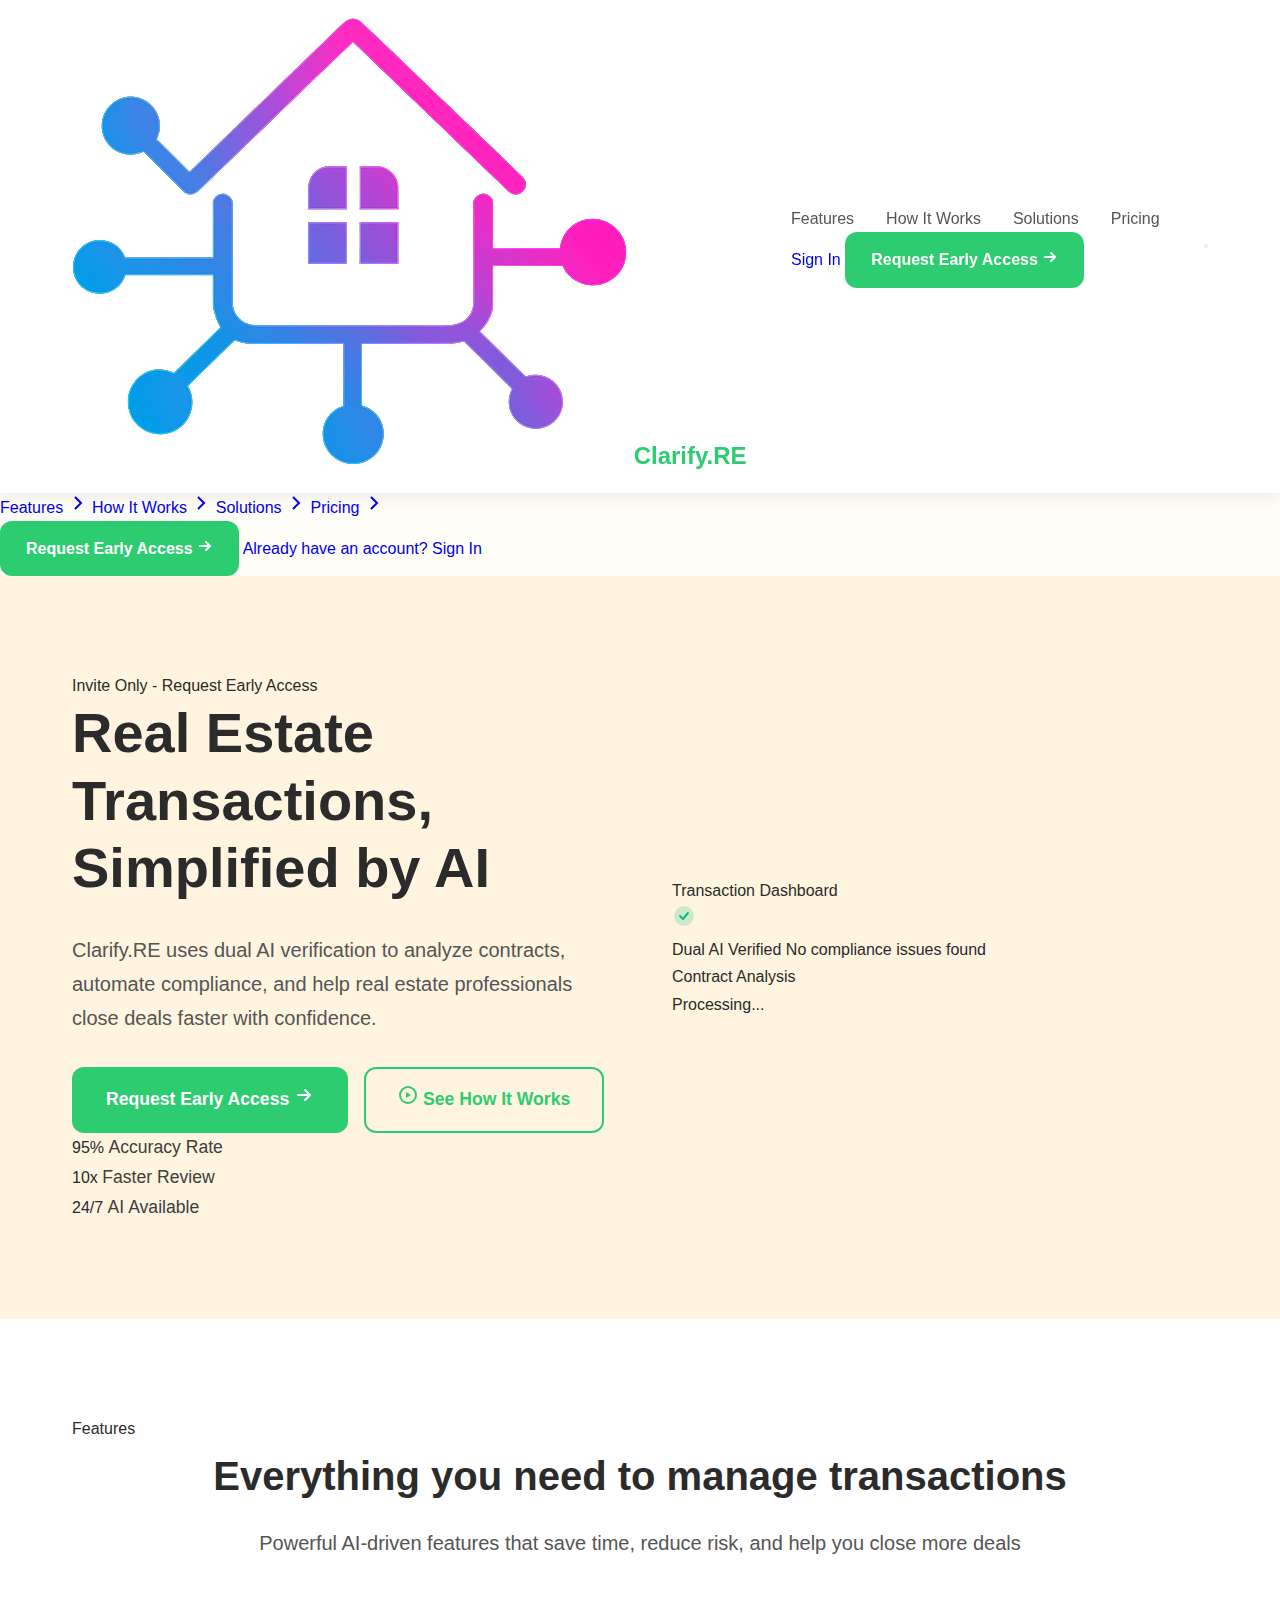
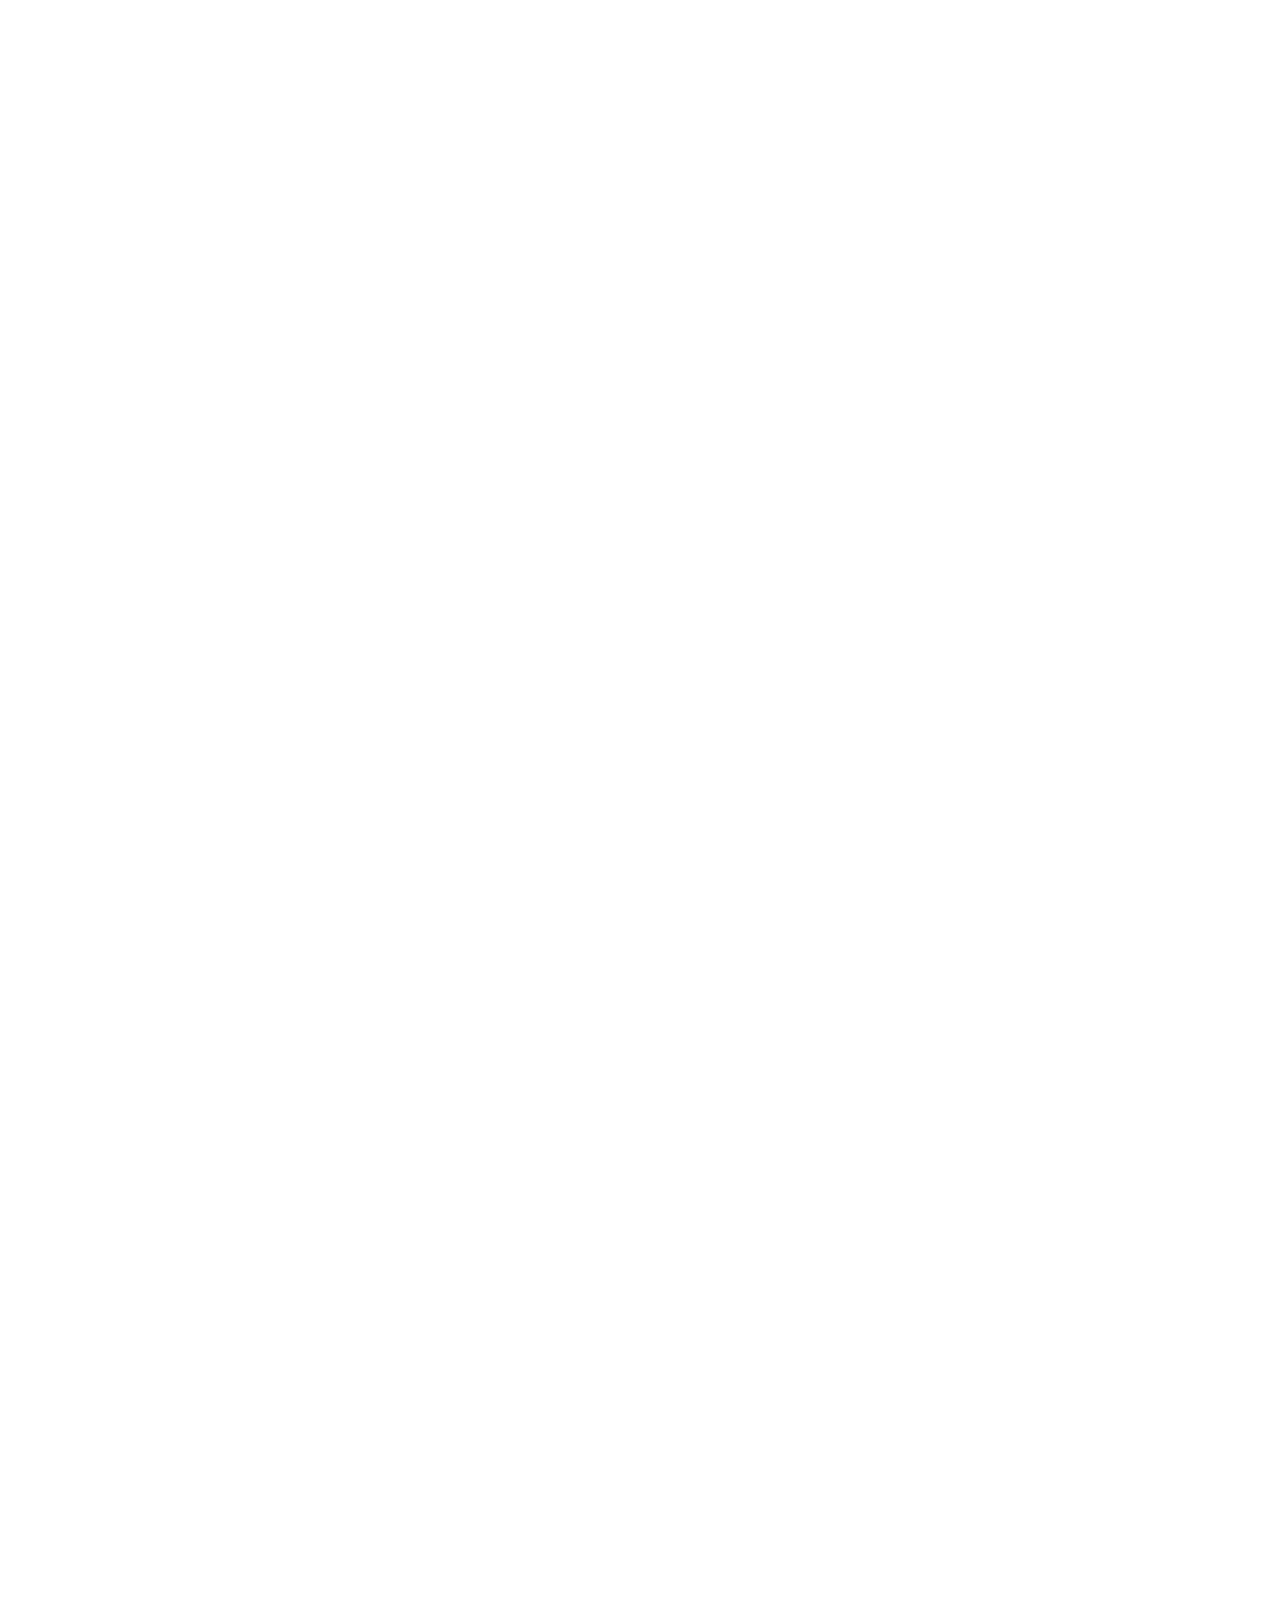
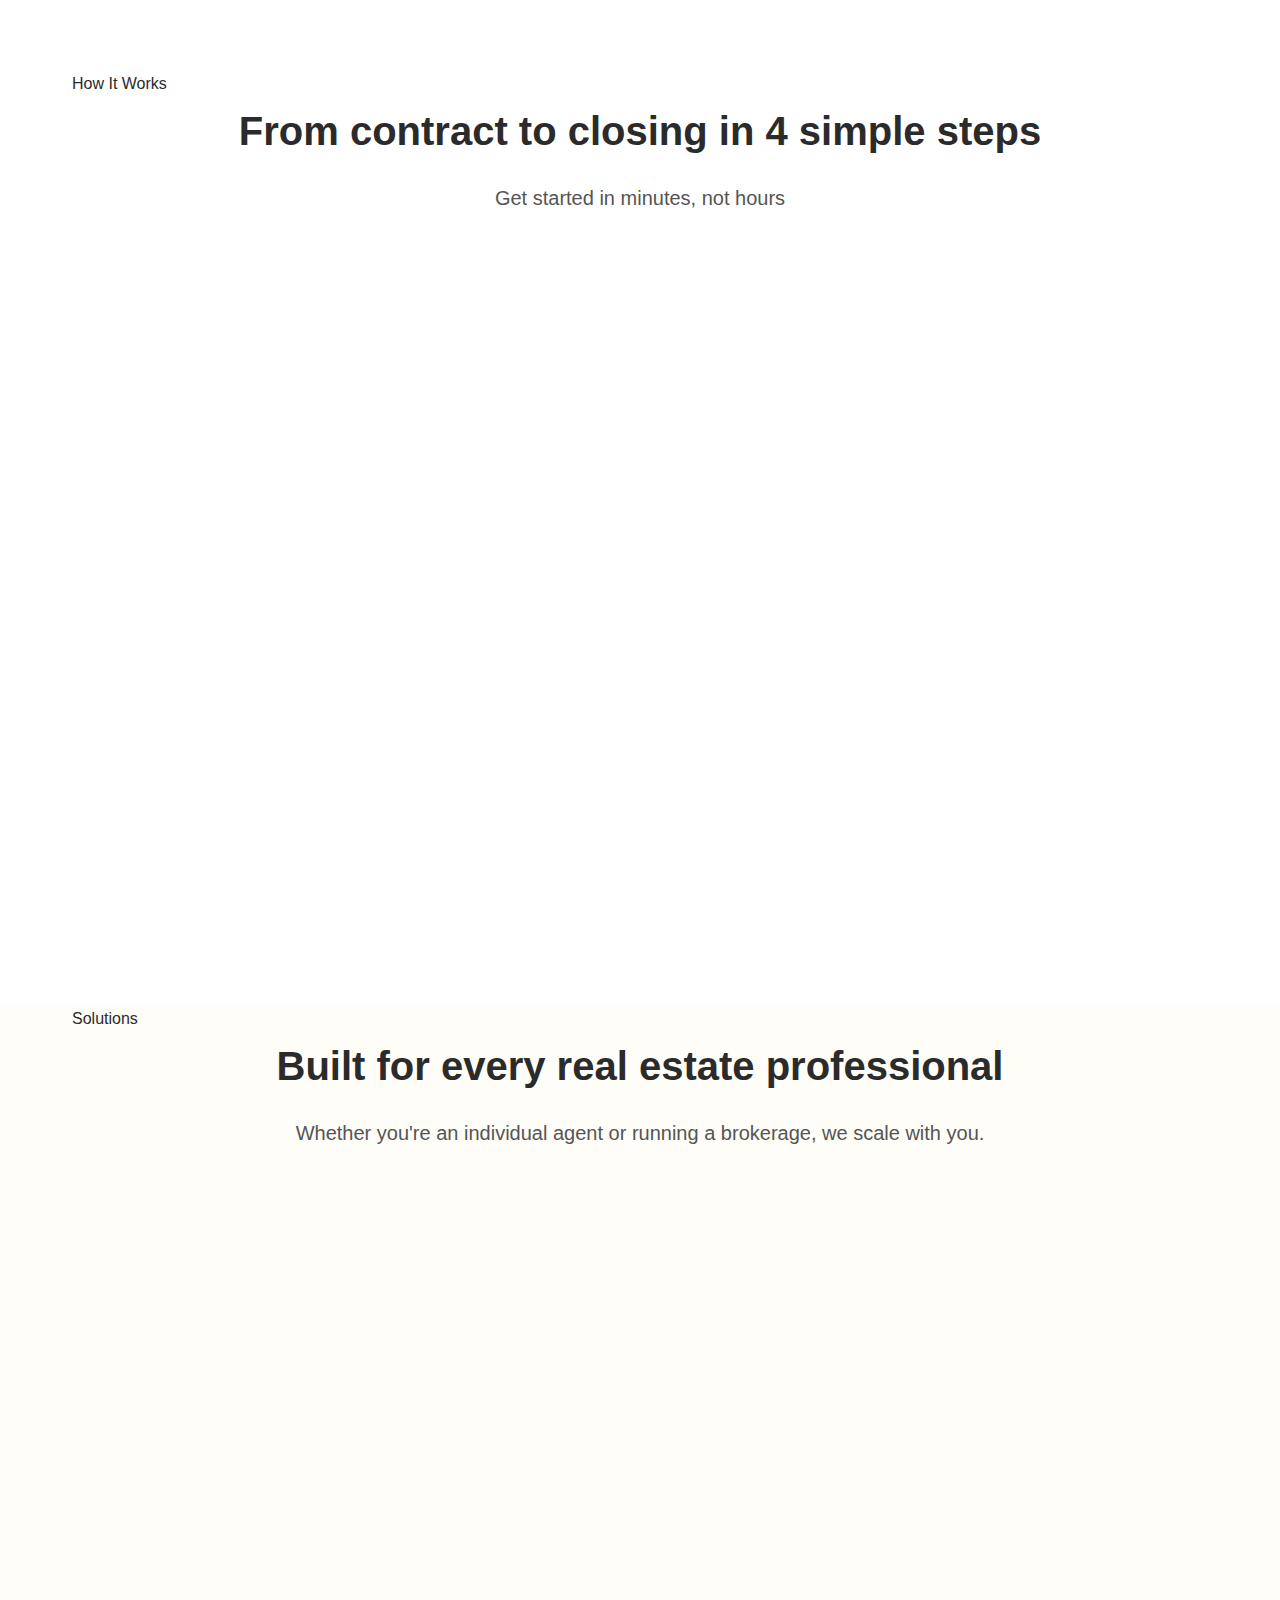
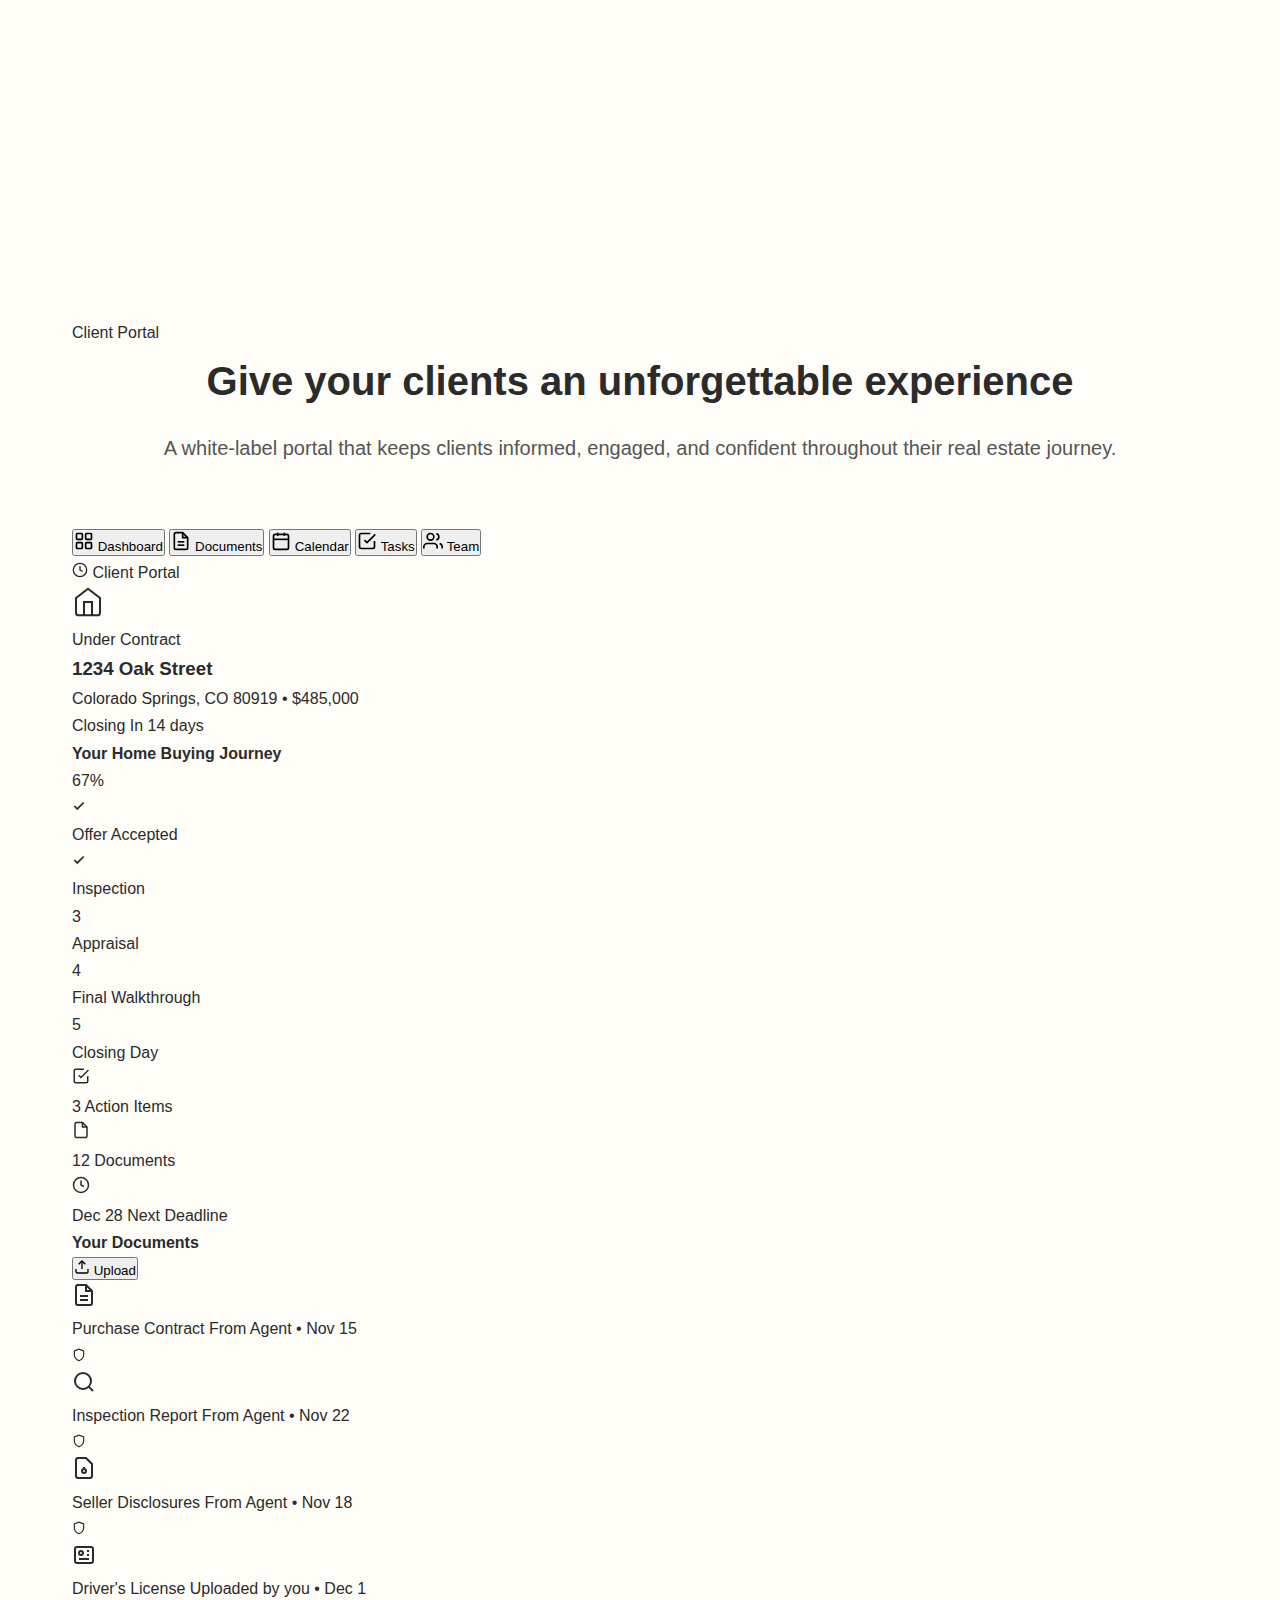
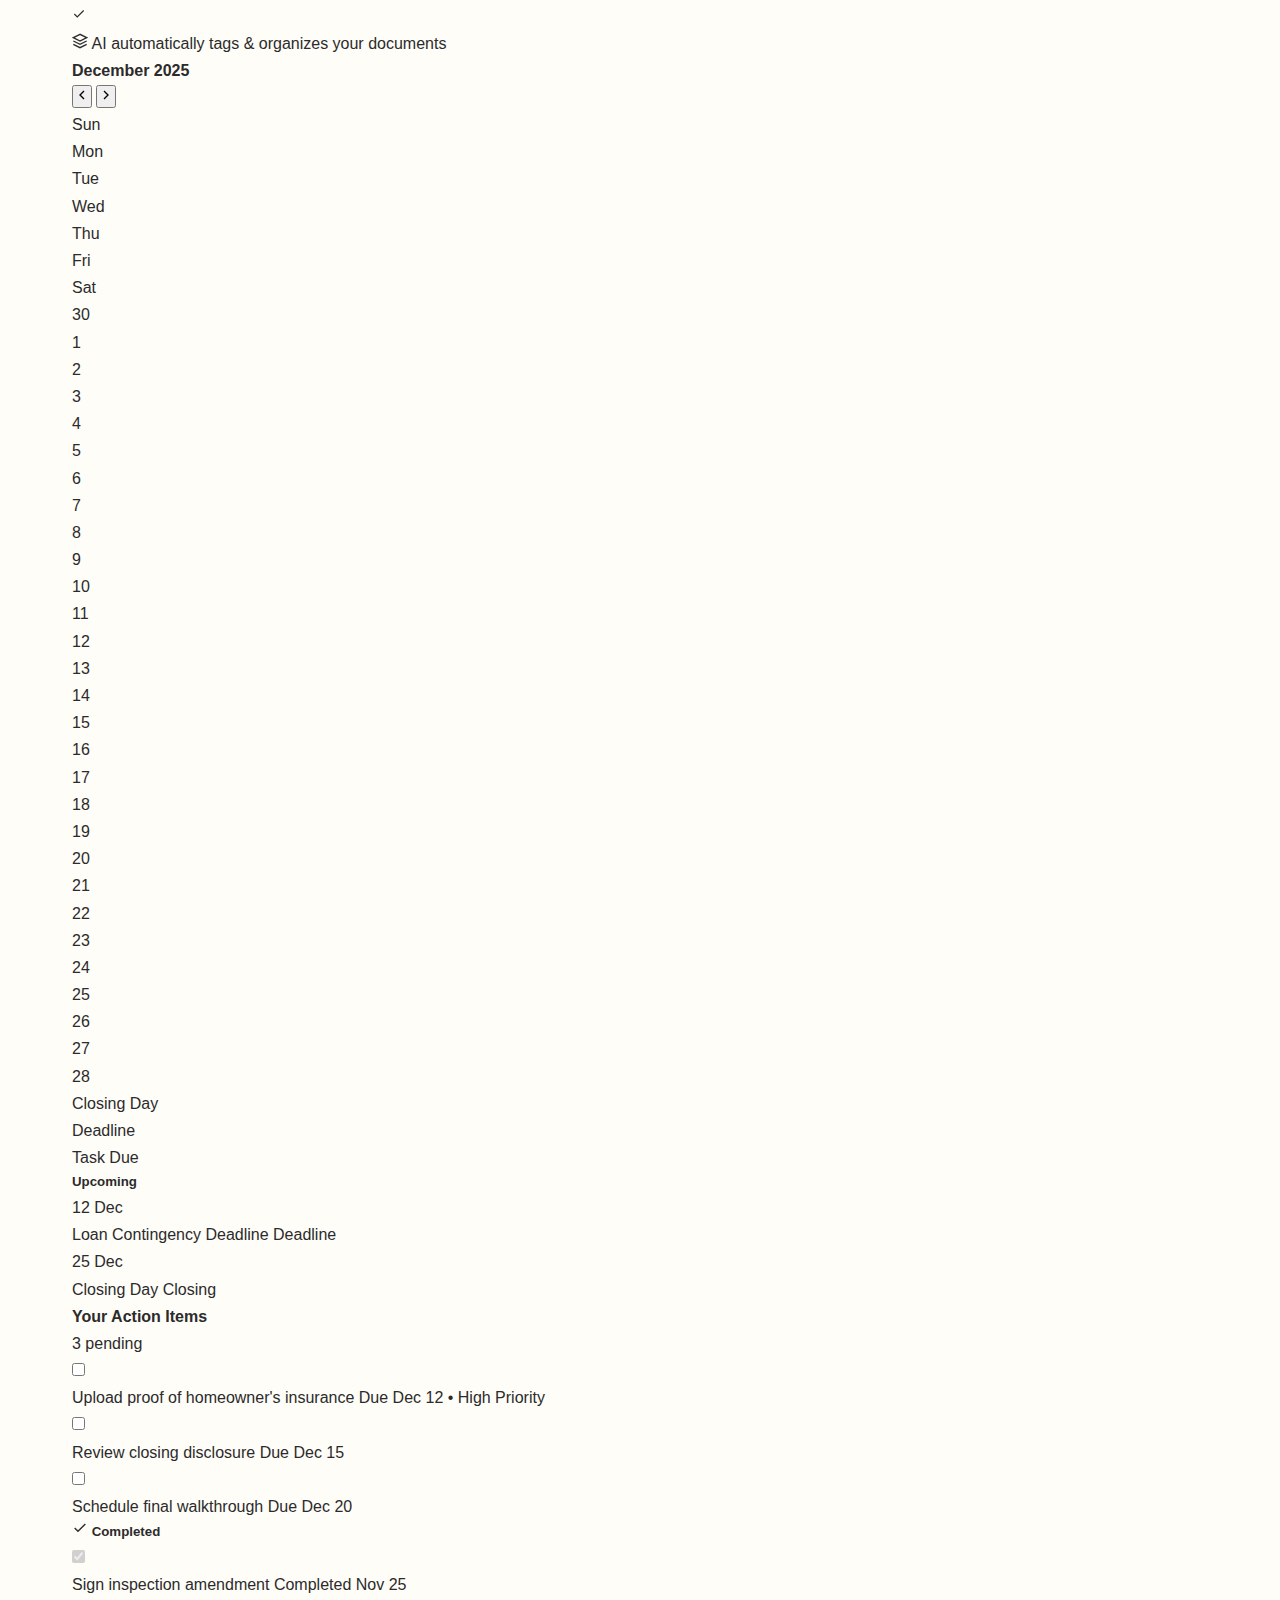
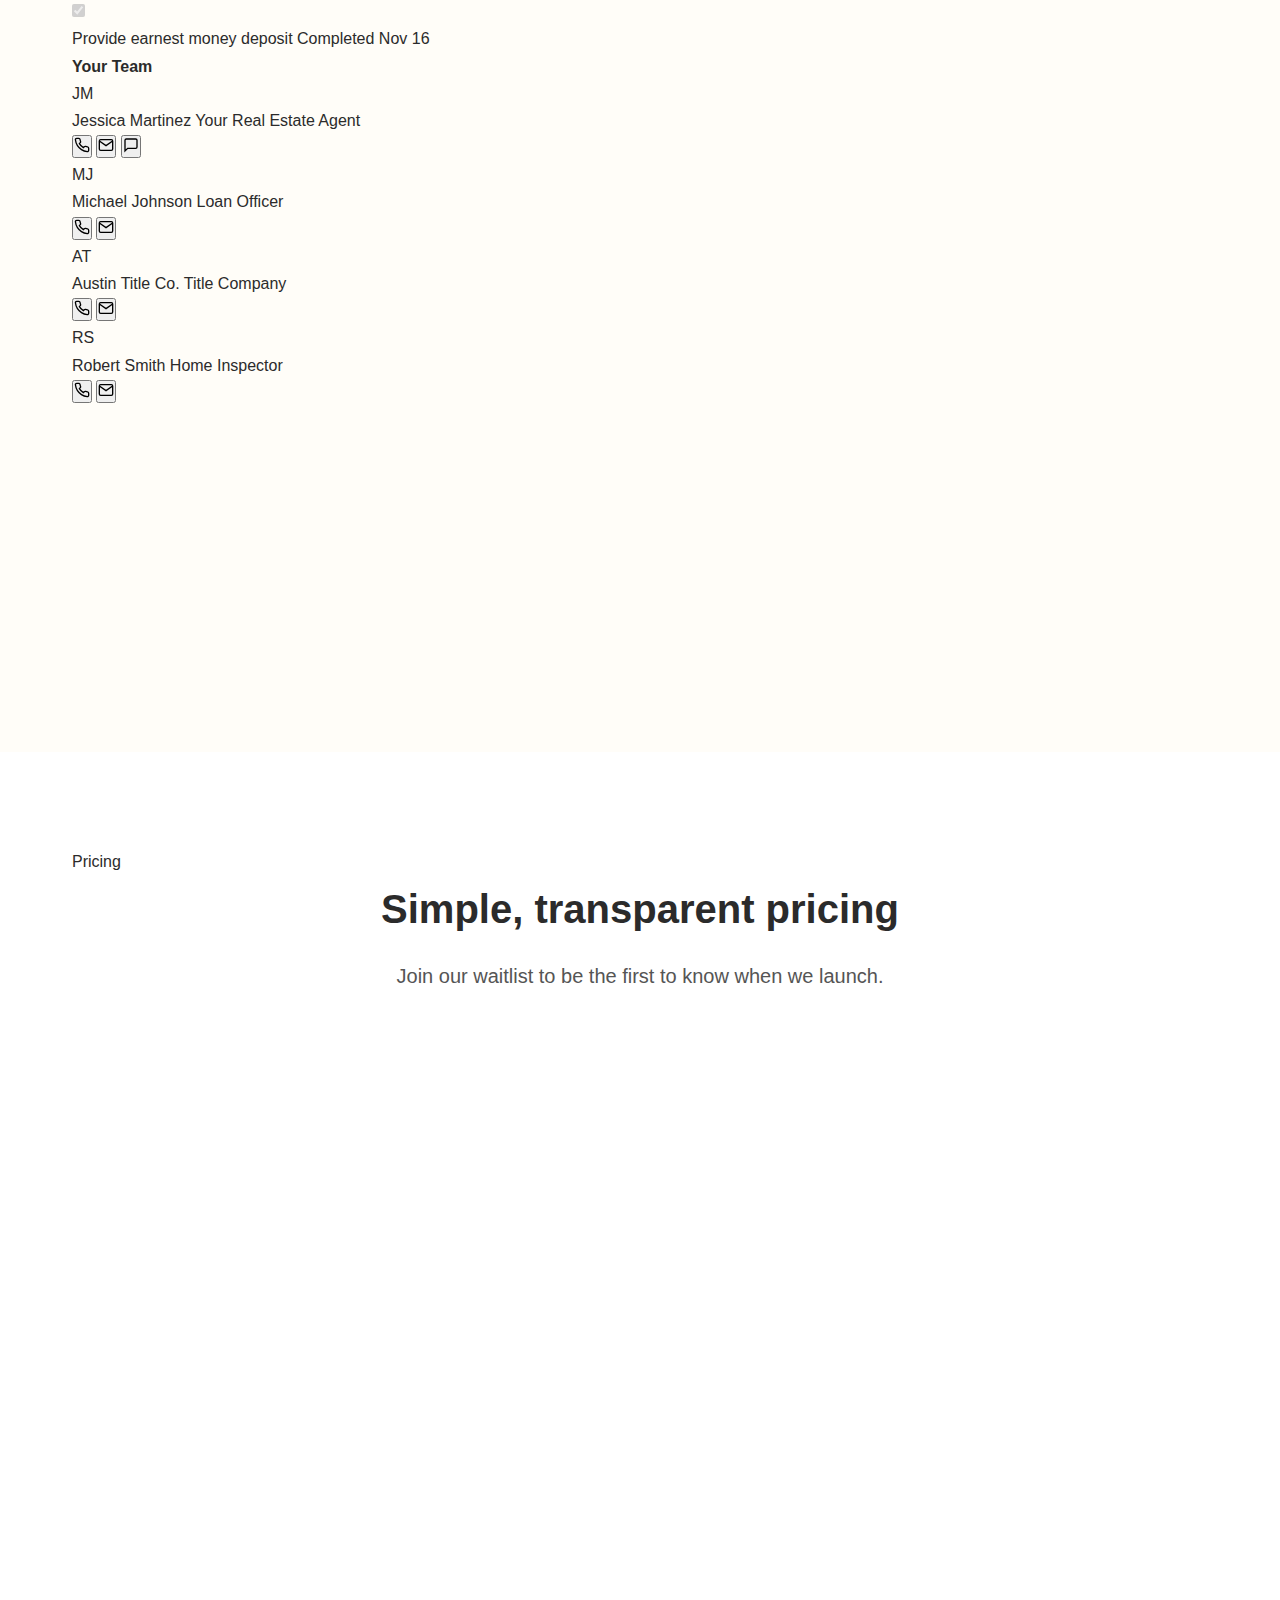
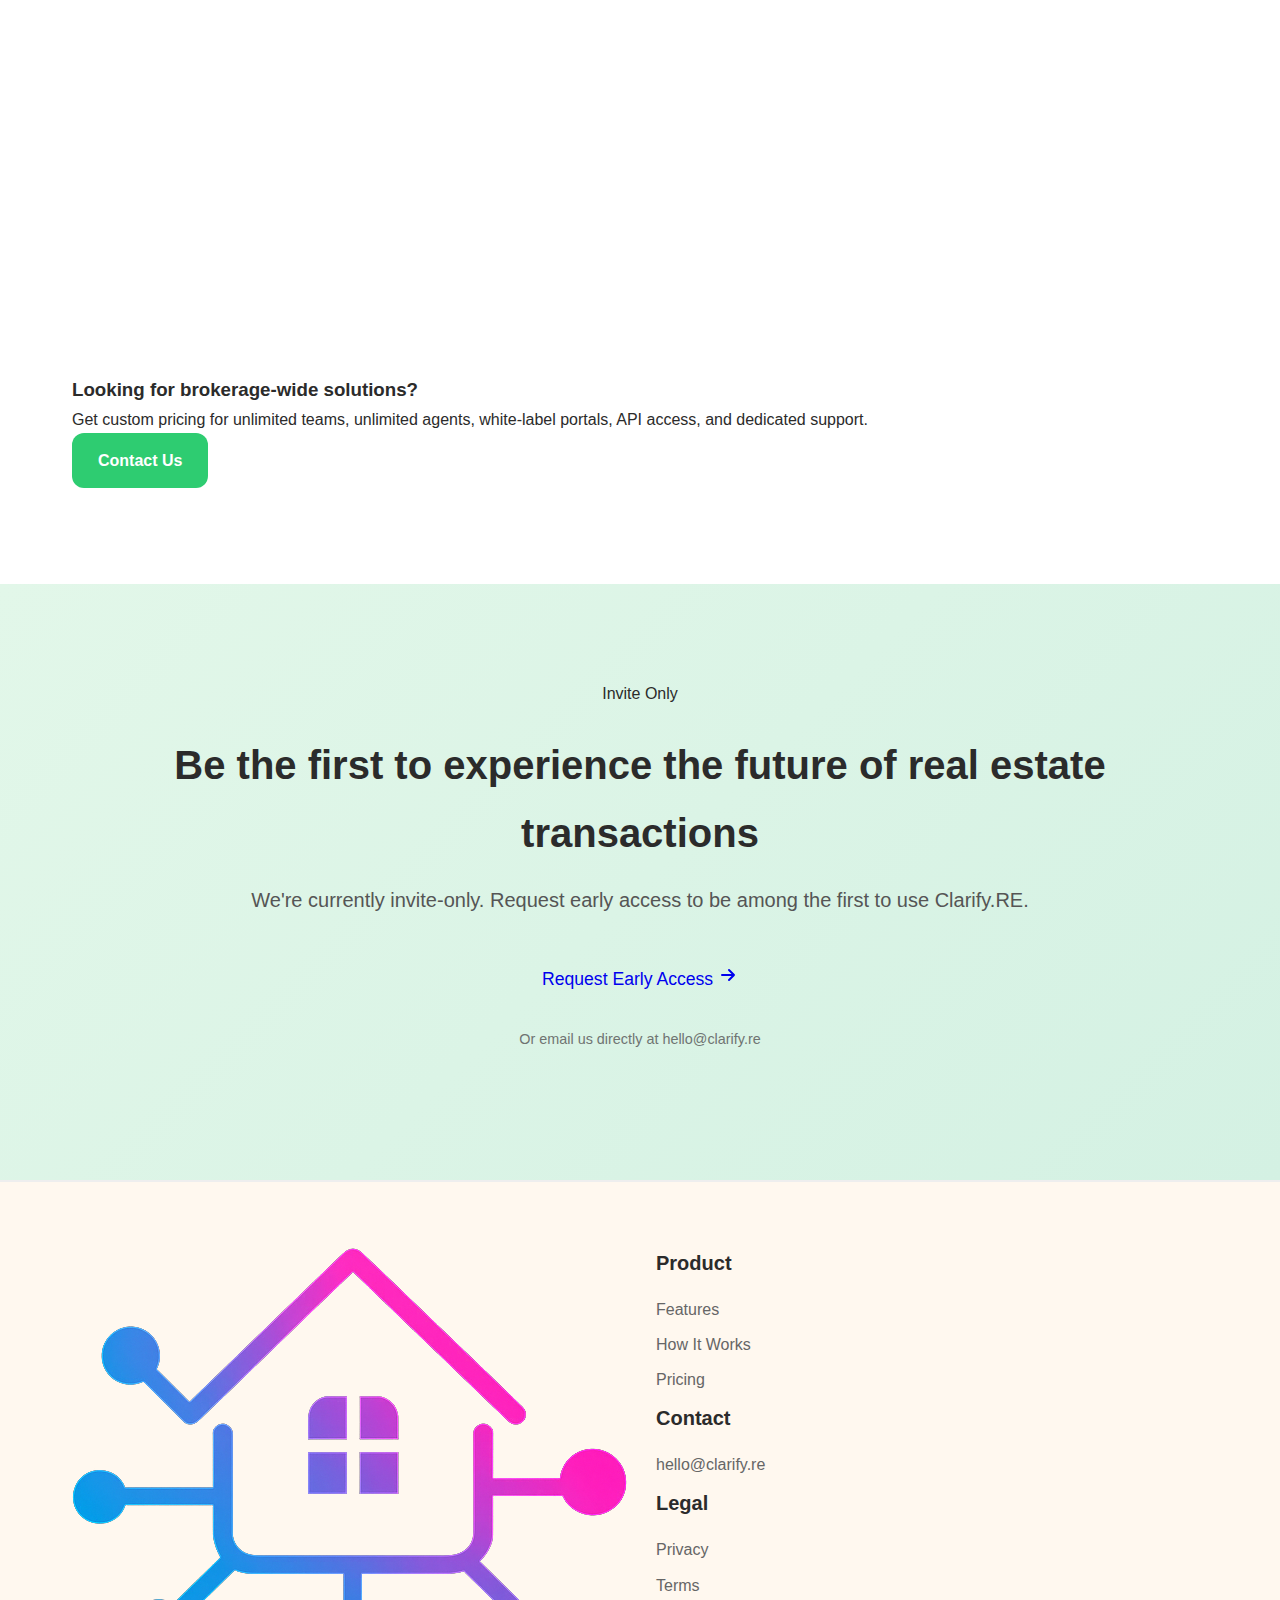
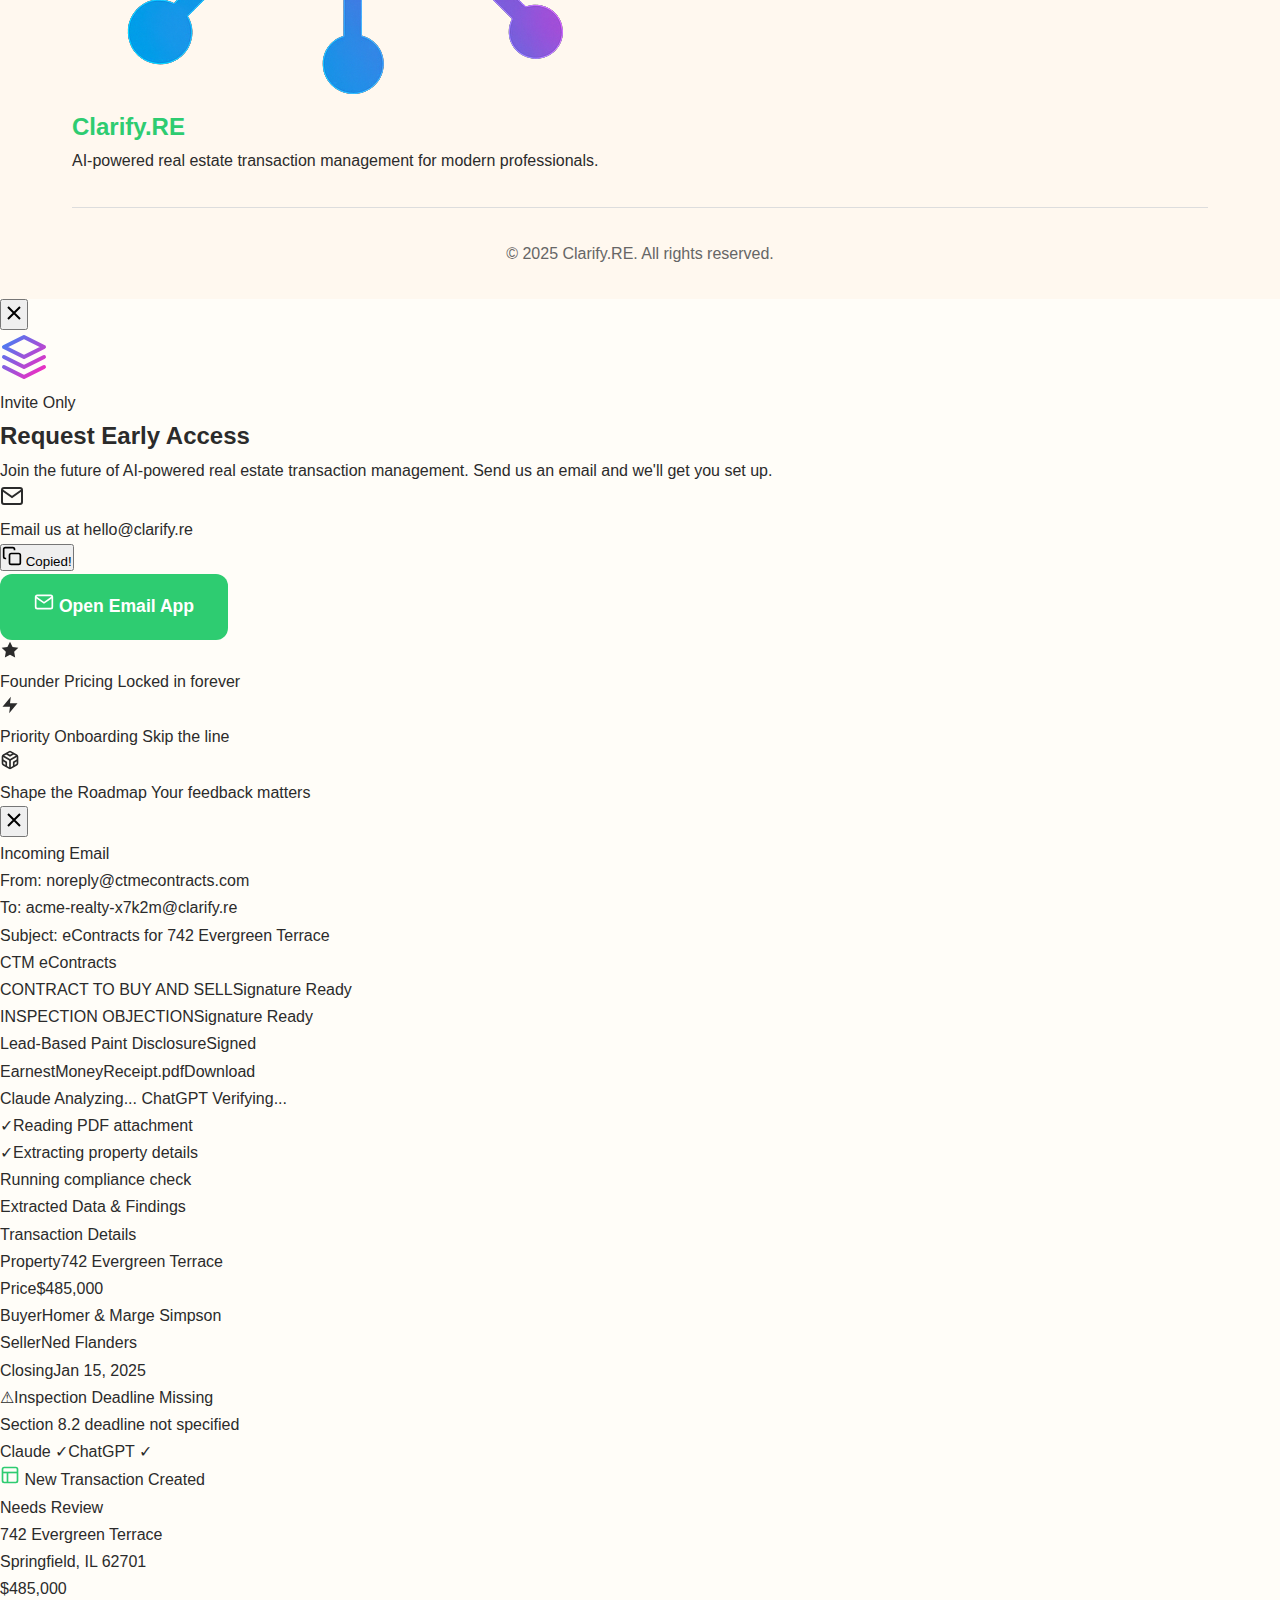
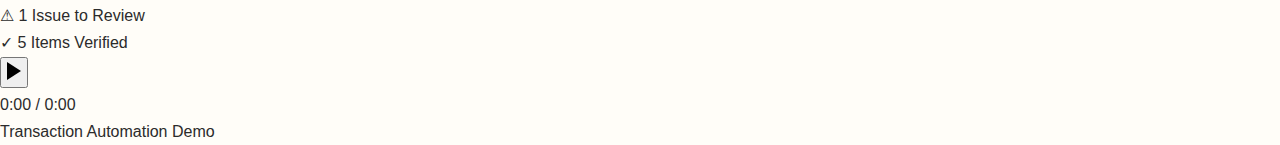
<file: index.html>
<!DOCTYPE html>
<html lang="en">
<head>
    <meta charset="UTF-8">
    <meta name="viewport" content="width=device-width, initial-scale=1.0">
    <title>Clarify.RE - AI-Powered Real Estate Transaction Management | Coming Soon</title>
    <link rel="stylesheet" href="styles.css?v=22">
    <link rel="preconnect" href="https://fonts.googleapis.com">
    <link rel="preconnect" href="https://fonts.gstatic.com" crossorigin>
    <link href="https://fonts.googleapis.com/css2?family=Inter:wght@400;500;600;700;800&family=Outfit:wght@400;500;600&display=swap" rel="stylesheet">
</head>
<body>
    <!-- Navigation -->
    <nav class="navbar">
        <div class="container">
            <div class="nav-content">
                <a href="#" class="logo">
                    <img src="images/clarify-re.png" alt="Clarify.RE" class="logo-img">
                    <span class="logo-text">Clarify<span class="logo-accent">.RE</span></span>
                </a>

                <!-- Desktop Navigation -->
                <div class="nav-desktop">
                    <div class="nav-links">
                        <a href="#features">Features</a>
                        <a href="#how-it-works">How It Works</a>
                        <a href="#solutions">Solutions</a>
                        <a href="#pricing">Pricing</a>
                    </div>
                    <div class="nav-actions">
                        <a href="https://app.clarify.re/login" class="btn-ghost">Sign In</a>
                        <a href="mailto:hello@clarify.re?subject=Waitlist%20Request" class="btn-primary">
                            Request Early Access
                            <svg width="16" height="16" viewBox="0 0 16 16" fill="none">
                                <path d="M3 8H13M13 8L9 4M13 8L9 12" stroke="currentColor" stroke-width="2" stroke-linecap="round" stroke-linejoin="round"/>
                            </svg>
                        </a>
                    </div>
                </div>

                <!-- Mobile Menu Button -->
                <button class="mobile-menu-btn" aria-label="Menu" aria-expanded="false">
                    <span class="hamburger-icon">
                        <span class="hamburger-line"></span>
                        <span class="hamburger-line"></span>
                        <span class="hamburger-line"></span>
                    </span>
                </button>
            </div>
        </div>
    </nav>

    <!-- Mobile Navigation Overlay -->
    <div class="mobile-nav" id="mobile-nav">
        <div class="mobile-nav-content">
            <nav class="mobile-nav-links">
                <a href="#features" class="mobile-nav-link">
                    <span class="mobile-nav-label">Features</span>
                    <svg width="20" height="20" viewBox="0 0 20 20" fill="none" stroke="currentColor" stroke-width="2">
                        <path d="M7 4l6 6-6 6"/>
                    </svg>
                </a>
                <a href="#how-it-works" class="mobile-nav-link">
                    <span class="mobile-nav-label">How It Works</span>
                    <svg width="20" height="20" viewBox="0 0 20 20" fill="none" stroke="currentColor" stroke-width="2">
                        <path d="M7 4l6 6-6 6"/>
                    </svg>
                </a>
                <a href="#solutions" class="mobile-nav-link">
                    <span class="mobile-nav-label">Solutions</span>
                    <svg width="20" height="20" viewBox="0 0 20 20" fill="none" stroke="currentColor" stroke-width="2">
                        <path d="M7 4l6 6-6 6"/>
                    </svg>
                </a>
                <a href="#pricing" class="mobile-nav-link">
                    <span class="mobile-nav-label">Pricing</span>
                    <svg width="20" height="20" viewBox="0 0 20 20" fill="none" stroke="currentColor" stroke-width="2">
                        <path d="M7 4l6 6-6 6"/>
                    </svg>
                </a>
            </nav>
            <div class="mobile-nav-actions">
                <a href="mailto:hello@clarify.re?subject=Waitlist%20Request" class="btn-primary btn-mobile-cta">
                    Request Early Access
                    <svg width="16" height="16" viewBox="0 0 16 16" fill="none">
                        <path d="M3 8H13M13 8L9 4M13 8L9 12" stroke="currentColor" stroke-width="2" stroke-linecap="round" stroke-linejoin="round"/>
                    </svg>
                </a>
                <a href="https://app.clarify.re/login" class="mobile-nav-signin">Already have an account? <span>Sign In</span></a>
            </div>
        </div>
    </div>

    <!-- Hero Section -->
    <section class="hero">
        <div class="hero-bg">
            <div class="hero-gradient"></div>
            <div class="hero-grid"></div>
        </div>
        <div class="container">
            <div class="hero-content">
                <div class="hero-badge">
                    <span class="badge-dot"></span>
                    <span>Invite Only - Request Early Access</span>
                </div>
                <h1 class="hero-title">
                    Real Estate Transactions,
                    <span class="gradient-text">Simplified by AI</span>
                </h1>
                <p class="hero-subtitle">
                    Clarify.RE uses dual AI verification to analyze contracts, automate compliance, and help real estate professionals close deals faster with confidence.
                </p>
                <div class="hero-cta">
                    <a href="mailto:hello@clarify.re?subject=Waitlist%20Request" class="btn-primary btn-large">
                        Request Early Access
                        <svg width="20" height="20" viewBox="0 0 20 20" fill="none">
                            <path d="M4 10H16M16 10L11 5M16 10L11 15" stroke="currentColor" stroke-width="2" stroke-linecap="round" stroke-linejoin="round"/>
                        </svg>
                    </a>
                    <a href="#how-it-works" class="btn-secondary btn-large">
                        <svg width="20" height="20" viewBox="0 0 20 20" fill="none">
                            <circle cx="10" cy="10" r="8" stroke="currentColor" stroke-width="2"/>
                            <path d="M8 7L13 10L8 13V7Z" fill="currentColor"/>
                        </svg>
                        See How It Works
                    </a>
                </div>
                <div class="hero-stats">
                    <div class="stat-item">
                        <span class="stat-value">95%</span>
                        <span class="stat-label">Accuracy Rate</span>
                    </div>
                    <div class="stat-divider"></div>
                    <div class="stat-item">
                        <span class="stat-value">10x</span>
                        <span class="stat-label">Faster Review</span>
                    </div>
                    <div class="stat-divider"></div>
                    <div class="stat-item">
                        <span class="stat-value">24/7</span>
                        <span class="stat-label">AI Available</span>
                    </div>
                </div>
            </div>
            <div class="hero-visual">
                <div class="hero-card hero-card-main">
                    <div class="card-header">
                        <div class="card-dots">
                            <span></span><span></span><span></span>
                        </div>
                        <span class="card-title">Transaction Dashboard</span>
                    </div>
                    <div class="card-body">
                        <div class="dashboard-preview">
                            <div class="preview-sidebar">
                                <div class="sidebar-item active"></div>
                                <div class="sidebar-item"></div>
                                <div class="sidebar-item"></div>
                                <div class="sidebar-item"></div>
                            </div>
                            <div class="preview-content">
                                <div class="preview-header"></div>
                                <div class="preview-cards">
                                    <div class="preview-card"></div>
                                    <div class="preview-card"></div>
                                    <div class="preview-card"></div>
                                </div>
                                <div class="preview-table">
                                    <div class="table-row"></div>
                                    <div class="table-row"></div>
                                    <div class="table-row"></div>
                                </div>
                            </div>
                        </div>
                    </div>
                </div>
                <div class="hero-card hero-card-float hero-card-ai">
                    <div class="ai-check">
                        <svg width="24" height="24" viewBox="0 0 24 24" fill="none">
                            <circle cx="12" cy="12" r="10" fill="#10b981" fill-opacity="0.2"/>
                            <path d="M8 12L11 15L16 9" stroke="#10b981" stroke-width="2" stroke-linecap="round" stroke-linejoin="round"/>
                        </svg>
                        <div class="ai-check-text">
                            <span class="ai-label">Dual AI Verified</span>
                            <span class="ai-status">No compliance issues found</span>
                        </div>
                    </div>
                </div>
                <div class="hero-card hero-card-float hero-card-progress">
                    <span class="progress-label">Contract Analysis</span>
                    <div class="progress-bar">
                        <div class="progress-fill"></div>
                    </div>
                    <span class="progress-value">Processing...</span>
                </div>
            </div>
        </div>
    </section>

    <!-- Trusted By Section - COMMENTED OUT FOR COMING SOON -->
    <!--
    <section class="trusted">
        <div class="container">
            <p class="trusted-label">Trusted by real estate professionals nationwide</p>
            <div class="trusted-logos">
                <div class="logo-item">Coldwell Banker</div>
                <div class="logo-item">RE/MAX</div>
                <div class="logo-item">Keller Williams</div>
                <div class="logo-item">Century 21</div>
                <div class="logo-item">Berkshire Hathaway</div>
            </div>
        </div>
    </section>
    -->

    <!-- Features Section -->
    <section id="features" class="features">
        <div class="container">
            <div class="section-header">
                <span class="section-badge">Features</span>
                <h2 class="section-title">Everything you need to manage transactions</h2>
                <p class="section-subtitle">Powerful AI-driven features that save time, reduce risk, and help you close more deals</p>
            </div>

            <div class="features-grid">
                <!-- Feature 1: Dual AI -->
                <div class="feature-card feature-card-large">
                    <div class="feature-icon feature-icon-primary">
                        <svg width="28" height="28" viewBox="0 0 28 28" fill="none">
                            <path d="M14 2L2 7L14 12L26 7L14 2Z" stroke="currentColor" stroke-width="2" stroke-linecap="round" stroke-linejoin="round"/>
                            <path d="M2 17L14 22L26 17" stroke="currentColor" stroke-width="2" stroke-linecap="round" stroke-linejoin="round"/>
                            <path d="M2 12L14 17L26 12" stroke="currentColor" stroke-width="2" stroke-linecap="round" stroke-linejoin="round"/>
                        </svg>
                    </div>
                    <h3>Dual AI Compliance Verification</h3>
                    <p>Industry-leading accuracy with cross-verification from both Claude and GPT-5.1. Only issues both AIs agree on are flagged, dramatically reducing false positives.</p>
                    <div class="feature-visual">
                        <div class="ai-comparison">
                            <div class="ai-model">
                                <span class="ai-name">Claude</span>
                                <div class="ai-bar"><div class="ai-fill" style="width: 94%"></div></div>
                            </div>
                            <div class="ai-model">
                                <span class="ai-name">GPT-5.1</span>
                                <div class="ai-bar"><div class="ai-fill" style="width: 92%"></div></div>
                            </div>
                            <div class="ai-consensus">
                                <svg width="20" height="20" viewBox="0 0 20 20" fill="none">
                                    <path d="M6 10L9 13L14 7" stroke="#10b981" stroke-width="2" stroke-linecap="round" stroke-linejoin="round"/>
                                </svg>
                                <span>Consensus Reached</span>
                            </div>
                        </div>
                    </div>
                </div>

                <!-- Feature 2: Compliance Flow Builder -->
                <div class="feature-card feature-card-video" data-video="compliance" data-audio="audio/compliance_flow.wav" data-title="Compliance Flow Demo">
                    <div class="feature-icon">
                        <svg width="24" height="24" viewBox="0 0 24 24" fill="none" stroke="currentColor" stroke-width="2">
                            <path d="M9 5H7a2 2 0 0 0-2 2v12a2 2 0 0 0 2 2h10a2 2 0 0 0 2-2V7a2 2 0 0 0-2-2h-2"/>
                            <rect x="9" y="3" width="6" height="4" rx="1"/>
                            <path d="M9 12l2 2 4-4"/>
                        </svg>
                    </div>
                    <h3>Compliance Flow Builder</h3>
                    <p>Visual Kanban board to design document workflows. Drag-and-drop milestones, set compliance checks, and automate reviews.</p>
                    <button class="play-video-btn full-width">Watch Demo</button>
                </div>

                <!-- Feature 3: Transaction Automation -->
                <div class="feature-card feature-card-video" data-video="email" data-audio="audio/email_to_transaction.wav" data-title="Transaction Automation Demo">
                    <div class="feature-icon">
                        <svg width="24" height="24" viewBox="0 0 24 24" fill="none" stroke="currentColor" stroke-width="2">
                            <path d="M4 4h16c1.1 0 2 .9 2 2v12c0 1.1-.9 2-2 2H4c-1.1 0-2-.9-2-2V6c0-1.1.9-2 2-2z"/>
                            <polyline points="22,6 12,13 2,6"/>
                        </svg>
                    </div>
                    <h3>Transaction Email Automation</h3>
                    <p>Forward contracts to your dedicated inbox. AI extracts all details and creates transactions automatically.</p>
                    <button class="play-video-btn full-width">Watch Demo</button>
                </div>

                <!-- Feature 4: Smart Playbooks -->
                <div class="feature-card feature-card-video" data-video="playbooks" data-audio="audio/playbooks.wav" data-title="Smart Playbooks Demo">
                    <div class="feature-icon">
                        <svg width="24" height="24" viewBox="0 0 24 24" fill="none" stroke="currentColor" stroke-width="2">
                            <path d="M4 19.5A2.5 2.5 0 0 1 6.5 17H20"/>
                            <path d="M6.5 2H20v20H6.5A2.5 2.5 0 0 1 4 19.5v-15A2.5 2.5 0 0 1 6.5 2z"/>
                        </svg>
                    </div>
                    <h3>Smart Playbooks</h3>
                    <p>Pre-built workflow templates with automated task scheduling. Define due dates with formulas like "closing_date - 7 days" and apply 20+ tasks instantly.</p>
                    <button class="play-video-btn full-width">Watch Demo</button>
                </div>

                <!-- Feature 5: Client Portal -->
                <div class="feature-card feature-card-video" data-video="portal" data-audio="audio/c_portal_demo.wav" data-title="Client Portal Demo">
                    <div class="feature-icon">
                        <svg width="24" height="24" viewBox="0 0 24 24" fill="none" stroke="currentColor" stroke-width="2">
                            <path d="M17 21v-2a4 4 0 0 0-4-4H5a4 4 0 0 0-4 4v2"/>
                            <circle cx="9" cy="7" r="4"/>
                            <path d="M23 21v-2a4 4 0 0 0-3-3.87"/>
                            <path d="M16 3.13a4 4 0 0 1 0 7.75"/>
                        </svg>
                    </div>
                    <h3>White-Label Client Portal</h3>
                    <p>Branded portal where clients view status, upload documents, and track their deal progress in real-time.</p>
                    <button class="play-video-btn full-width">Watch Demo</button>
                </div>

                <!-- Feature 6: Analytics -->
                <div class="feature-card feature-card-video" data-video="analytics" data-audio="audio/team-analytics.wav" data-title="Team Analytics Demo">
                    <div class="feature-icon">
                        <svg width="24" height="24" viewBox="0 0 24 24" fill="none" stroke="currentColor" stroke-width="2">
                            <line x1="18" y1="20" x2="18" y2="10"/>
                            <line x1="12" y1="20" x2="12" y2="4"/>
                            <line x1="6" y1="20" x2="6" y2="14"/>
                        </svg>
                    </div>
                    <h3>Team Analytics</h3>
                    <p>Track pipeline value, transaction trends, and agent performance with real-time dashboards. AI-generated weekly summaries highlight wins, flag at-risk deals, and recommend actions.</p>
                    <button class="play-video-btn full-width">Watch Demo</button>
                </div>
            </div>
        </div>
    </section>

    <!-- How It Works Section -->
    <section id="how-it-works" class="how-it-works">
        <div class="container">
            <div class="section-header">
                <span class="section-badge">How It Works</span>
                <h2 class="section-title">From contract to closing in 4 simple steps</h2>
                <p class="section-subtitle">Get started in minutes, not hours</p>
            </div>

            <div class="steps-container">
                <div class="steps-line"></div>

                <div class="step">
                    <div class="step-number">1</div>
                    <div class="step-content">
                        <h3>Upload Your Contract</h3>
                        <p>Drag and drop your PDF contract or forward it via email. Our AI begins analyzing immediately.</p>
                    </div>
                </div>

                <div class="step">
                    <div class="step-number">2</div>
                    <div class="step-content">
                        <h3>AI Analyzes & Extracts</h3>
                        <p>Both Claude and GPT-4 independently analyze your contract, extracting details and checking compliance.</p>
                    </div>
                </div>

                <div class="step">
                    <div class="step-number">3</div>
                    <div class="step-content">
                        <h3>Review & Resolve</h3>
                        <p>See only high-confidence issues both AIs agree on. Review with pinpoint accuracy and resolve quickly.</p>
                    </div>
                </div>

                <div class="step">
                    <div class="step-number">4</div>
                    <div class="step-content">
                        <h3>Track to Closing</h3>
                        <p>Monitor deadlines, manage documents, and communicate with clients until the transaction closes.</p>
                    </div>
                </div>
            </div>
        </div>
    </section>

    <!-- Solutions Section -->
    <section id="solutions" class="solutions">
        <div class="container">
            <div class="section-header">
                <span class="section-badge">Solutions</span>
                <h2 class="section-title">Built for every real estate professional</h2>
                <p class="section-subtitle">Whether you're an individual agent or running a brokerage, we scale with you.</p>
            </div>

            <div class="solutions-grid">
                <div class="solution-card solution-card-video" data-video="agents" data-audio="audio/agents_learn_more.wav" data-title="For Agents - See How It Works">
                    <div class="solution-icon">
                        <svg width="32" height="32" viewBox="0 0 32 32" fill="none" stroke="currentColor" stroke-width="2">
                            <circle cx="16" cy="10" r="6"/>
                            <path d="M6 28v-2a8 8 0 0 1 8-8h4a8 8 0 0 1 8 8v2"/>
                        </svg>
                    </div>
                    <h3>For Agents</h3>
                    <p>Focus on closing deals, not paperwork. Let AI handle contract review while you build client relationships.</p>
                    <ul class="solution-features">
                        <li>Instant contract risk analysis</li>
                        <li>Automated deadline reminders</li>
                        <li>Branded client portal</li>
                        <li>Mobile-friendly dashboard</li>
                    </ul>
                    <button class="play-video-btn solution-learn-more">Learn More</button>
                </div>

                <div class="solution-card solution-card-video" data-video="tc" data-audio="audio/tc_learn_more.wav" data-title="For Transaction Coordinators - See How It Works">
                    <div class="solution-icon">
                        <svg width="32" height="32" viewBox="0 0 32 32" fill="none" stroke="currentColor" stroke-width="2">
                            <rect x="4" y="4" width="24" height="24" rx="2"/>
                            <path d="M4 12h24"/>
                            <path d="M10 4v8"/>
                            <path d="M16 12v16"/>
                            <path d="M10 20h12"/>
                        </svg>
                    </div>
                    <h3>For Transaction Coordinators</h3>
                    <p>Manage dozens of transactions effortlessly. Automated workflows and smart checklists keep everything on track.</p>
                    <ul class="solution-features">
                        <li>Multi-agent transaction management</li>
                        <li>Smart playbooks with auto-scheduling</li>
                        <li>Bulk document processing</li>
                        <li>Commission tracking & reporting</li>
                    </ul>
                    <button class="play-video-btn solution-learn-more">Learn More</button>
                </div>

                <div class="solution-card solution-card-video" data-video="brokerage" data-audio="audio/brokerage_learn_more.wav" data-title="For Team Leaders & Brokerage Owners - See How It Works">
                    <div class="solution-icon">
                        <svg width="32" height="32" viewBox="0 0 32 32" fill="none" stroke="currentColor" stroke-width="2">
                            <path d="M4 28V10l12-6 12 6v18"/>
                            <path d="M4 28h24"/>
                            <rect x="10" y="16" width="5" height="12"/>
                            <rect x="17" y="16" width="5" height="12"/>
                            <circle cx="16" cy="10" r="2"/>
                        </svg>
                    </div>
                    <h3>For Team Leaders & Brokerage Owners</h3>
                    <p>Complete visibility into your entire operation. Reduce risk, ensure compliance, and scale with confidence.</p>
                    <ul class="solution-features">
                        <li>Real-time pipeline analytics</li>
                        <li>Agent performance dashboards</li>
                        <li>Custom compliance workflows</li>
                        <li>White-label client experience</li>
                    </ul>
                    <button class="play-video-btn solution-learn-more">Learn More</button>
                </div>
            </div>
        </div>
    </section>

    <!-- Client Portal Section -->
    <section id="client-portal" class="client-portal">
        <div class="container">
            <div class="section-header">
                <span class="section-badge">Client Portal</span>
                <h2 class="section-title">Give your clients an unforgettable experience</h2>
                <p class="section-subtitle">A white-label portal that keeps clients informed, engaged, and confident throughout their real estate journey.</p>
            </div>

            <!-- Interactive Demo -->
            <div class="portal-demo">
                <!-- Demo Navigation -->
                <div class="portal-nav">
                    <button class="portal-nav-btn active" data-tab="dashboard">
                        <svg width="20" height="20" viewBox="0 0 24 24" fill="none" stroke="currentColor" stroke-width="2">
                            <rect x="3" y="3" width="7" height="7" rx="1"/>
                            <rect x="14" y="3" width="7" height="7" rx="1"/>
                            <rect x="3" y="14" width="7" height="7" rx="1"/>
                            <rect x="14" y="14" width="7" height="7" rx="1"/>
                        </svg>
                        <span>Dashboard</span>
                    </button>
                    <button class="portal-nav-btn" data-tab="documents">
                        <svg width="20" height="20" viewBox="0 0 24 24" fill="none" stroke="currentColor" stroke-width="2">
                            <path d="M14 2H6a2 2 0 0 0-2 2v16a2 2 0 0 0 2 2h12a2 2 0 0 0 2-2V8z"/>
                            <polyline points="14 2 14 8 20 8"/>
                            <line x1="16" y1="13" x2="8" y2="13"/>
                            <line x1="16" y1="17" x2="8" y2="17"/>
                        </svg>
                        <span>Documents</span>
                    </button>
                    <button class="portal-nav-btn" data-tab="calendar">
                        <svg width="20" height="20" viewBox="0 0 24 24" fill="none" stroke="currentColor" stroke-width="2">
                            <rect x="3" y="4" width="18" height="18" rx="2" ry="2"/>
                            <line x1="16" y1="2" x2="16" y2="6"/>
                            <line x1="8" y1="2" x2="8" y2="6"/>
                            <line x1="3" y1="10" x2="21" y2="10"/>
                        </svg>
                        <span>Calendar</span>
                    </button>
                    <button class="portal-nav-btn" data-tab="tasks">
                        <svg width="20" height="20" viewBox="0 0 24 24" fill="none" stroke="currentColor" stroke-width="2">
                            <path d="M9 11l3 3L22 4"/>
                            <path d="M21 12v7a2 2 0 0 1-2 2H5a2 2 0 0 1-2-2V5a2 2 0 0 1 2-2h11"/>
                        </svg>
                        <span>Tasks</span>
                    </button>
                    <button class="portal-nav-btn" data-tab="team">
                        <svg width="20" height="20" viewBox="0 0 24 24" fill="none" stroke="currentColor" stroke-width="2">
                            <path d="M17 21v-2a4 4 0 0 0-4-4H5a4 4 0 0 0-4 4v2"/>
                            <circle cx="9" cy="7" r="4"/>
                            <path d="M23 21v-2a4 4 0 0 0-3-3.87"/>
                            <path d="M16 3.13a4 4 0 0 1 0 7.75"/>
                        </svg>
                        <span>Team</span>
                    </button>
                </div>

                <!-- Demo Window -->
                <div class="portal-window">
                    <div class="portal-window-header">
                        <div class="portal-window-dots">
                            <span></span><span></span><span></span>
                        </div>
                        <div class="portal-window-title">
                            <svg width="16" height="16" viewBox="0 0 24 24" fill="none" stroke="currentColor" stroke-width="2">
                                <circle cx="12" cy="12" r="10"/>
                                <path d="M12 6v6l4 2"/>
                            </svg>
                            <span>Client Portal</span>
                        </div>
                    </div>

                    <!-- Dashboard Tab -->
                    <div class="portal-tab active" id="portal-dashboard">
                        <div class="portal-dashboard">
                            <!-- Property Header -->
                            <div class="portal-property-header">
                                <div class="portal-property-img">
                                    <div class="portal-property-placeholder">
                                        <svg width="32" height="32" viewBox="0 0 24 24" fill="none" stroke="currentColor" stroke-width="1.5">
                                            <path d="M3 9l9-7 9 7v11a2 2 0 0 1-2 2H5a2 2 0 0 1-2-2z"/>
                                            <polyline points="9 22 9 12 15 12 15 22"/>
                                        </svg>
                                    </div>
                                </div>
                                <div class="portal-property-info">
                                    <div class="portal-property-status">
                                        <span class="status-badge status-active">Under Contract</span>
                                    </div>
                                    <h3 class="portal-property-address">1234 Oak Street</h3>
                                    <p class="portal-property-details">Colorado Springs, CO 80919 • $485,000</p>
                                </div>
                                <div class="portal-property-closing">
                                    <span class="closing-label">Closing In</span>
                                    <span class="closing-days">14 days</span>
                                </div>
                            </div>

                            <!-- Progress Section -->
                            <div class="portal-progress-section">
                                <div class="portal-progress-header">
                                    <h4>Your Home Buying Journey</h4>
                                    <span class="progress-percentage">67%</span>
                                </div>
                                <div class="portal-progress-bar">
                                    <div class="portal-progress-fill" style="width: 67%"></div>
                                </div>
                                <div class="portal-milestones">
                                    <div class="milestone completed">
                                        <div class="milestone-icon">
                                            <svg width="14" height="14" viewBox="0 0 24 24" fill="none" stroke="currentColor" stroke-width="3">
                                                <polyline points="20 6 9 17 4 12"/>
                                            </svg>
                                        </div>
                                        <span>Offer Accepted</span>
                                    </div>
                                    <div class="milestone completed">
                                        <div class="milestone-icon">
                                            <svg width="14" height="14" viewBox="0 0 24 24" fill="none" stroke="currentColor" stroke-width="3">
                                                <polyline points="20 6 9 17 4 12"/>
                                            </svg>
                                        </div>
                                        <span>Inspection</span>
                                    </div>
                                    <div class="milestone active">
                                        <div class="milestone-icon">
                                            <span class="milestone-number">3</span>
                                        </div>
                                        <span>Appraisal</span>
                                    </div>
                                    <div class="milestone">
                                        <div class="milestone-icon">
                                            <span class="milestone-number">4</span>
                                        </div>
                                        <span>Final Walkthrough</span>
                                    </div>
                                    <div class="milestone">
                                        <div class="milestone-icon">
                                            <span class="milestone-number">5</span>
                                        </div>
                                        <span>Closing Day</span>
                                    </div>
                                </div>
                            </div>

                            <!-- Quick Stats -->
                            <div class="portal-quick-stats">
                                <div class="quick-stat">
                                    <div class="quick-stat-icon quick-stat-tasks">
                                        <svg width="18" height="18" viewBox="0 0 24 24" fill="none" stroke="currentColor" stroke-width="2">
                                            <path d="M9 11l3 3L22 4"/>
                                            <path d="M21 12v7a2 2 0 0 1-2 2H5a2 2 0 0 1-2-2V5a2 2 0 0 1 2-2h11"/>
                                        </svg>
                                    </div>
                                    <div class="quick-stat-content">
                                        <span class="quick-stat-value">3</span>
                                        <span class="quick-stat-label">Action Items</span>
                                    </div>
                                </div>
                                <div class="quick-stat">
                                    <div class="quick-stat-icon quick-stat-docs">
                                        <svg width="18" height="18" viewBox="0 0 24 24" fill="none" stroke="currentColor" stroke-width="2">
                                            <path d="M14 2H6a2 2 0 0 0-2 2v16a2 2 0 0 0 2 2h12a2 2 0 0 0 2-2V8z"/>
                                            <polyline points="14 2 14 8 20 8"/>
                                        </svg>
                                    </div>
                                    <div class="quick-stat-content">
                                        <span class="quick-stat-value">12</span>
                                        <span class="quick-stat-label">Documents</span>
                                    </div>
                                </div>
                                <div class="quick-stat">
                                    <div class="quick-stat-icon quick-stat-deadline">
                                        <svg width="18" height="18" viewBox="0 0 24 24" fill="none" stroke="currentColor" stroke-width="2">
                                            <circle cx="12" cy="12" r="10"/>
                                            <polyline points="12 6 12 12 16 14"/>
                                        </svg>
                                    </div>
                                    <div class="quick-stat-content">
                                        <span class="quick-stat-value">Dec 28</span>
                                        <span class="quick-stat-label">Next Deadline</span>
                                    </div>
                                </div>
                            </div>
                        </div>
                    </div>

                    <!-- Documents Tab -->
                    <div class="portal-tab" id="portal-documents">
                        <div class="portal-documents">
                            <div class="portal-docs-header">
                                <h4>Your Documents</h4>
                                <button class="portal-upload-btn">
                                    <svg width="16" height="16" viewBox="0 0 24 24" fill="none" stroke="currentColor" stroke-width="2">
                                        <path d="M21 15v4a2 2 0 0 1-2 2H5a2 2 0 0 1-2-2v-4"/>
                                        <polyline points="17 8 12 3 7 8"/>
                                        <line x1="12" y1="3" x2="12" y2="15"/>
                                    </svg>
                                    Upload
                                </button>
                            </div>
                            <div class="portal-docs-grid">
                                <div class="portal-doc-card">
                                    <div class="portal-doc-icon doc-contract">
                                        <svg width="24" height="24" viewBox="0 0 24 24" fill="none" stroke="currentColor" stroke-width="2">
                                            <path d="M14 2H6a2 2 0 0 0-2 2v16a2 2 0 0 0 2 2h12a2 2 0 0 0 2-2V8z"/>
                                            <polyline points="14 2 14 8 20 8"/>
                                            <line x1="16" y1="13" x2="8" y2="13"/>
                                            <line x1="16" y1="17" x2="8" y2="17"/>
                                        </svg>
                                    </div>
                                    <div class="portal-doc-info">
                                        <span class="portal-doc-name">Purchase Contract</span>
                                        <span class="portal-doc-meta">From Agent • Nov 15</span>
                                    </div>
                                    <div class="portal-doc-badge">
                                        <svg width="14" height="14" viewBox="0 0 24 24" fill="none" stroke="currentColor" stroke-width="2">
                                            <path d="M12 22s8-4 8-10V5l-8-3-8 3v7c0 6 8 10 8 10z"/>
                                        </svg>
                                    </div>
                                </div>
                                <div class="portal-doc-card">
                                    <div class="portal-doc-icon doc-inspection">
                                        <svg width="24" height="24" viewBox="0 0 24 24" fill="none" stroke="currentColor" stroke-width="2">
                                            <circle cx="11" cy="11" r="8"/>
                                            <path d="M21 21l-4.35-4.35"/>
                                        </svg>
                                    </div>
                                    <div class="portal-doc-info">
                                        <span class="portal-doc-name">Inspection Report</span>
                                        <span class="portal-doc-meta">From Agent • Nov 22</span>
                                    </div>
                                    <div class="portal-doc-badge">
                                        <svg width="14" height="14" viewBox="0 0 24 24" fill="none" stroke="currentColor" stroke-width="2">
                                            <path d="M12 22s8-4 8-10V5l-8-3-8 3v7c0 6 8 10 8 10z"/>
                                        </svg>
                                    </div>
                                </div>
                                <div class="portal-doc-card">
                                    <div class="portal-doc-icon doc-disclosure">
                                        <svg width="24" height="24" viewBox="0 0 24 24" fill="none" stroke="currentColor" stroke-width="2">
                                            <path d="M14 2H6a2 2 0 0 0-2 2v16a2 2 0 0 0 2 2h12a2 2 0 0 0 2-2V8z"/>
                                            <circle cx="12" cy="15" r="2"/>
                                            <path d="M12 11v1"/>
                                        </svg>
                                    </div>
                                    <div class="portal-doc-info">
                                        <span class="portal-doc-name">Seller Disclosures</span>
                                        <span class="portal-doc-meta">From Agent • Nov 18</span>
                                    </div>
                                    <div class="portal-doc-badge">
                                        <svg width="14" height="14" viewBox="0 0 24 24" fill="none" stroke="currentColor" stroke-width="2">
                                            <path d="M12 22s8-4 8-10V5l-8-3-8 3v7c0 6 8 10 8 10z"/>
                                        </svg>
                                    </div>
                                </div>
                                <div class="portal-doc-card doc-uploaded">
                                    <div class="portal-doc-icon doc-id">
                                        <svg width="24" height="24" viewBox="0 0 24 24" fill="none" stroke="currentColor" stroke-width="2">
                                            <rect x="3" y="4" width="18" height="16" rx="2"/>
                                            <circle cx="9" cy="10" r="2"/>
                                            <path d="M15 8h2"/>
                                            <path d="M15 12h2"/>
                                            <path d="M7 16h10"/>
                                        </svg>
                                    </div>
                                    <div class="portal-doc-info">
                                        <span class="portal-doc-name">Driver's License</span>
                                        <span class="portal-doc-meta">Uploaded by you • Dec 1</span>
                                    </div>
                                    <div class="portal-doc-badge doc-badge-you">
                                        <svg width="14" height="14" viewBox="0 0 24 24" fill="none" stroke="currentColor" stroke-width="2">
                                            <polyline points="20 6 9 17 4 12"/>
                                        </svg>
                                    </div>
                                </div>
                            </div>
                            <div class="portal-ai-tag">
                                <svg width="16" height="16" viewBox="0 0 24 24" fill="none" stroke="currentColor" stroke-width="2">
                                    <path d="M12 2L2 7l10 5 10-5-10-5z"/>
                                    <path d="M2 17l10 5 10-5"/>
                                    <path d="M2 12l10 5 10-5"/>
                                </svg>
                                <span>AI automatically tags & organizes your documents</span>
                            </div>
                        </div>
                    </div>

                    <!-- Calendar Tab -->
                    <div class="portal-tab" id="portal-calendar">
                        <div class="portal-calendar">
                            <div class="portal-calendar-header">
                                <h4>December 2025</h4>
                                <div class="calendar-nav">
                                    <button class="calendar-nav-btn">
                                        <svg width="16" height="16" viewBox="0 0 24 24" fill="none" stroke="currentColor" stroke-width="2">
                                            <polyline points="15 18 9 12 15 6"/>
                                        </svg>
                                    </button>
                                    <button class="calendar-nav-btn">
                                        <svg width="16" height="16" viewBox="0 0 24 24" fill="none" stroke="currentColor" stroke-width="2">
                                            <polyline points="9 18 15 12 9 6"/>
                                        </svg>
                                    </button>
                                </div>
                            </div>
                            <div class="portal-calendar-grid">
                                <div class="calendar-day-header">Sun</div>
                                <div class="calendar-day-header">Mon</div>
                                <div class="calendar-day-header">Tue</div>
                                <div class="calendar-day-header">Wed</div>
                                <div class="calendar-day-header">Thu</div>
                                <div class="calendar-day-header">Fri</div>
                                <div class="calendar-day-header">Sat</div>
                                <div class="calendar-day other-month">30</div>
                                <div class="calendar-day">1</div>
                                <div class="calendar-day">2</div>
                                <div class="calendar-day">3</div>
                                <div class="calendar-day">4</div>
                                <div class="calendar-day">5</div>
                                <div class="calendar-day">6</div>
                                <div class="calendar-day">7</div>
                                <div class="calendar-day">8</div>
                                <div class="calendar-day">9</div>
                                <div class="calendar-day">10</div>
                                <div class="calendar-day today">11</div>
                                <div class="calendar-day has-event deadline">
                                    12
                                    <span class="event-dot deadline-dot"></span>
                                </div>
                                <div class="calendar-day">13</div>
                                <div class="calendar-day">14</div>
                                <div class="calendar-day has-event task">
                                    15
                                    <span class="event-dot task-dot"></span>
                                </div>
                                <div class="calendar-day">16</div>
                                <div class="calendar-day">17</div>
                                <div class="calendar-day">18</div>
                                <div class="calendar-day">19</div>
                                <div class="calendar-day">20</div>
                                <div class="calendar-day">21</div>
                                <div class="calendar-day">22</div>
                                <div class="calendar-day">23</div>
                                <div class="calendar-day">24</div>
                                <div class="calendar-day has-event closing">
                                    25
                                    <span class="event-dot closing-dot"></span>
                                </div>
                                <div class="calendar-day">26</div>
                                <div class="calendar-day">27</div>
                                <div class="calendar-day">28</div>
                            </div>
                            <div class="portal-calendar-legend">
                                <div class="legend-item">
                                    <span class="legend-dot closing-dot"></span>
                                    <span>Closing Day</span>
                                </div>
                                <div class="legend-item">
                                    <span class="legend-dot deadline-dot"></span>
                                    <span>Deadline</span>
                                </div>
                                <div class="legend-item">
                                    <span class="legend-dot task-dot"></span>
                                    <span>Task Due</span>
                                </div>
                            </div>
                            <div class="portal-upcoming">
                                <h5>Upcoming</h5>
                                <div class="upcoming-item">
                                    <div class="upcoming-date">
                                        <span class="upcoming-day">12</span>
                                        <span class="upcoming-month">Dec</span>
                                    </div>
                                    <div class="upcoming-info">
                                        <span class="upcoming-title">Loan Contingency Deadline</span>
                                        <span class="upcoming-type deadline">Deadline</span>
                                    </div>
                                </div>
                                <div class="upcoming-item">
                                    <div class="upcoming-date">
                                        <span class="upcoming-day">25</span>
                                        <span class="upcoming-month">Dec</span>
                                    </div>
                                    <div class="upcoming-info">
                                        <span class="upcoming-title">Closing Day</span>
                                        <span class="upcoming-type closing">Closing</span>
                                    </div>
                                </div>
                            </div>
                        </div>
                    </div>

                    <!-- Tasks Tab -->
                    <div class="portal-tab" id="portal-tasks">
                        <div class="portal-tasks">
                            <div class="portal-tasks-header">
                                <h4>Your Action Items</h4>
                                <span class="tasks-count">3 pending</span>
                            </div>
                            <div class="portal-tasks-list">
                                <div class="portal-task-item priority-high">
                                    <div class="task-checkbox">
                                        <input type="checkbox" id="task1">
                                        <label for="task1"></label>
                                    </div>
                                    <div class="task-content">
                                        <span class="task-title">Upload proof of homeowner's insurance</span>
                                        <span class="task-due">Due Dec 12 • <span class="priority-label">High Priority</span></span>
                                    </div>
                                </div>
                                <div class="portal-task-item priority-medium">
                                    <div class="task-checkbox">
                                        <input type="checkbox" id="task2">
                                        <label for="task2"></label>
                                    </div>
                                    <div class="task-content">
                                        <span class="task-title">Review closing disclosure</span>
                                        <span class="task-due">Due Dec 15</span>
                                    </div>
                                </div>
                                <div class="portal-task-item">
                                    <div class="task-checkbox">
                                        <input type="checkbox" id="task3">
                                        <label for="task3"></label>
                                    </div>
                                    <div class="task-content">
                                        <span class="task-title">Schedule final walkthrough</span>
                                        <span class="task-due">Due Dec 20</span>
                                    </div>
                                </div>
                            </div>
                            <div class="portal-tasks-completed">
                                <h5>
                                    <svg width="16" height="16" viewBox="0 0 24 24" fill="none" stroke="currentColor" stroke-width="2">
                                        <polyline points="20 6 9 17 4 12"/>
                                    </svg>
                                    Completed
                                </h5>
                                <div class="portal-task-item completed">
                                    <div class="task-checkbox checked">
                                        <input type="checkbox" id="task4" checked disabled>
                                        <label for="task4"></label>
                                    </div>
                                    <div class="task-content">
                                        <span class="task-title">Sign inspection amendment</span>
                                        <span class="task-due">Completed Nov 25</span>
                                    </div>
                                </div>
                                <div class="portal-task-item completed">
                                    <div class="task-checkbox checked">
                                        <input type="checkbox" id="task5" checked disabled>
                                        <label for="task5"></label>
                                    </div>
                                    <div class="task-content">
                                        <span class="task-title">Provide earnest money deposit</span>
                                        <span class="task-due">Completed Nov 16</span>
                                    </div>
                                </div>
                            </div>
                        </div>
                    </div>

                    <!-- Team Tab -->
                    <div class="portal-tab" id="portal-team">
                        <div class="portal-team">
                            <div class="portal-team-header">
                                <h4>Your Team</h4>
                            </div>
                            <div class="portal-team-list">
                                <div class="portal-team-member primary">
                                    <div class="team-avatar">
                                        <span>JM</span>
                                    </div>
                                    <div class="team-info">
                                        <span class="team-name">Jessica Martinez</span>
                                        <span class="team-role">Your Real Estate Agent</span>
                                    </div>
                                    <div class="team-actions">
                                        <button class="team-action-btn" title="Call">
                                            <svg width="16" height="16" viewBox="0 0 24 24" fill="none" stroke="currentColor" stroke-width="2">
                                                <path d="M22 16.92v3a2 2 0 0 1-2.18 2 19.79 19.79 0 0 1-8.63-3.07 19.5 19.5 0 0 1-6-6 19.79 19.79 0 0 1-3.07-8.67A2 2 0 0 1 4.11 2h3a2 2 0 0 1 2 1.72 12.84 12.84 0 0 0 .7 2.81 2 2 0 0 1-.45 2.11L8.09 9.91a16 16 0 0 0 6 6l1.27-1.27a2 2 0 0 1 2.11-.45 12.84 12.84 0 0 0 2.81.7A2 2 0 0 1 22 16.92z"/>
                                            </svg>
                                        </button>
                                        <button class="team-action-btn" title="Email">
                                            <svg width="16" height="16" viewBox="0 0 24 24" fill="none" stroke="currentColor" stroke-width="2">
                                                <path d="M4 4h16c1.1 0 2 .9 2 2v12c0 1.1-.9 2-2 2H4c-1.1 0-2-.9-2-2V6c0-1.1.9-2 2-2z"/>
                                                <polyline points="22,6 12,13 2,6"/>
                                            </svg>
                                        </button>
                                        <button class="team-action-btn message-btn" title="Message">
                                            <svg width="16" height="16" viewBox="0 0 24 24" fill="none" stroke="currentColor" stroke-width="2">
                                                <path d="M21 15a2 2 0 0 1-2 2H7l-4 4V5a2 2 0 0 1 2-2h14a2 2 0 0 1 2 2z"/>
                                            </svg>
                                        </button>
                                    </div>
                                </div>
                                <div class="portal-team-member">
                                    <div class="team-avatar lender">
                                        <span>MJ</span>
                                    </div>
                                    <div class="team-info">
                                        <span class="team-name">Michael Johnson</span>
                                        <span class="team-role">Loan Officer</span>
                                    </div>
                                    <div class="team-actions">
                                        <button class="team-action-btn" title="Call">
                                            <svg width="16" height="16" viewBox="0 0 24 24" fill="none" stroke="currentColor" stroke-width="2">
                                                <path d="M22 16.92v3a2 2 0 0 1-2.18 2 19.79 19.79 0 0 1-8.63-3.07 19.5 19.5 0 0 1-6-6 19.79 19.79 0 0 1-3.07-8.67A2 2 0 0 1 4.11 2h3a2 2 0 0 1 2 1.72 12.84 12.84 0 0 0 .7 2.81 2 2 0 0 1-.45 2.11L8.09 9.91a16 16 0 0 0 6 6l1.27-1.27a2 2 0 0 1 2.11-.45 12.84 12.84 0 0 0 2.81.7A2 2 0 0 1 22 16.92z"/>
                                            </svg>
                                        </button>
                                        <button class="team-action-btn" title="Email">
                                            <svg width="16" height="16" viewBox="0 0 24 24" fill="none" stroke="currentColor" stroke-width="2">
                                                <path d="M4 4h16c1.1 0 2 .9 2 2v12c0 1.1-.9 2-2 2H4c-1.1 0-2-.9-2-2V6c0-1.1.9-2 2-2z"/>
                                                <polyline points="22,6 12,13 2,6"/>
                                            </svg>
                                        </button>
                                    </div>
                                </div>
                                <div class="portal-team-member">
                                    <div class="team-avatar title">
                                        <span>AT</span>
                                    </div>
                                    <div class="team-info">
                                        <span class="team-name">Austin Title Co.</span>
                                        <span class="team-role">Title Company</span>
                                    </div>
                                    <div class="team-actions">
                                        <button class="team-action-btn" title="Call">
                                            <svg width="16" height="16" viewBox="0 0 24 24" fill="none" stroke="currentColor" stroke-width="2">
                                                <path d="M22 16.92v3a2 2 0 0 1-2.18 2 19.79 19.79 0 0 1-8.63-3.07 19.5 19.5 0 0 1-6-6 19.79 19.79 0 0 1-3.07-8.67A2 2 0 0 1 4.11 2h3a2 2 0 0 1 2 1.72 12.84 12.84 0 0 0 .7 2.81 2 2 0 0 1-.45 2.11L8.09 9.91a16 16 0 0 0 6 6l1.27-1.27a2 2 0 0 1 2.11-.45 12.84 12.84 0 0 0 2.81.7A2 2 0 0 1 22 16.92z"/>
                                            </svg>
                                        </button>
                                        <button class="team-action-btn" title="Email">
                                            <svg width="16" height="16" viewBox="0 0 24 24" fill="none" stroke="currentColor" stroke-width="2">
                                                <path d="M4 4h16c1.1 0 2 .9 2 2v12c0 1.1-.9 2-2 2H4c-1.1 0-2-.9-2-2V6c0-1.1.9-2 2-2z"/>
                                                <polyline points="22,6 12,13 2,6"/>
                                            </svg>
                                        </button>
                                    </div>
                                </div>
                                <div class="portal-team-member">
                                    <div class="team-avatar inspector">
                                        <span>RS</span>
                                    </div>
                                    <div class="team-info">
                                        <span class="team-name">Robert Smith</span>
                                        <span class="team-role">Home Inspector</span>
                                    </div>
                                    <div class="team-actions">
                                        <button class="team-action-btn" title="Call">
                                            <svg width="16" height="16" viewBox="0 0 24 24" fill="none" stroke="currentColor" stroke-width="2">
                                                <path d="M22 16.92v3a2 2 0 0 1-2.18 2 19.79 19.79 0 0 1-8.63-3.07 19.5 19.5 0 0 1-6-6 19.79 19.79 0 0 1-3.07-8.67A2 2 0 0 1 4.11 2h3a2 2 0 0 1 2 1.72 12.84 12.84 0 0 0 .7 2.81 2 2 0 0 1-.45 2.11L8.09 9.91a16 16 0 0 0 6 6l1.27-1.27a2 2 0 0 1 2.11-.45 12.84 12.84 0 0 0 2.81.7A2 2 0 0 1 22 16.92z"/>
                                            </svg>
                                        </button>
                                        <button class="team-action-btn" title="Email">
                                            <svg width="16" height="16" viewBox="0 0 24 24" fill="none" stroke="currentColor" stroke-width="2">
                                                <path d="M4 4h16c1.1 0 2 .9 2 2v12c0 1.1-.9 2-2 2H4c-1.1 0-2-.9-2-2V6c0-1.1.9-2 2-2z"/>
                                                <polyline points="22,6 12,13 2,6"/>
                                            </svg>
                                        </button>
                                    </div>
                                </div>
                            </div>
                        </div>
                    </div>
                </div>
            </div>

            <!-- Portal Features Grid -->
            <div class="portal-features-grid">
                <div class="portal-feature">
                    <div class="portal-feature-icon">
                        <svg width="24" height="24" viewBox="0 0 24 24" fill="none" stroke="currentColor" stroke-width="2">
                            <rect x="3" y="3" width="18" height="18" rx="2"/>
                            <path d="M3 9h18"/>
                            <path d="M9 21V9"/>
                        </svg>
                    </div>
                    <h4>White-Label Branding</h4>
                    <p>Clients see your brand, not ours.</p>
                </div>
                <div class="portal-feature">
                    <div class="portal-feature-icon">
                        <svg width="24" height="24" viewBox="0 0 24 24" fill="none" stroke="currentColor" stroke-width="2">
                            <path d="M12 22s8-4 8-10V5l-8-3-8 3v7c0 6 8 10 8 10z"/>
                            <path d="M9 12l2 2 4-4"/>
                        </svg>
                    </div>
                    <h4>Bank-Level Security</h4>
                    <p>256-bit encryption protects all client data and documents.</p>
                </div>
                <div class="portal-feature">
                    <div class="portal-feature-icon">
                        <svg width="24" height="24" viewBox="0 0 24 24" fill="none" stroke="currentColor" stroke-width="2">
                            <rect x="5" y="2" width="14" height="20" rx="2" ry="2"/>
                            <line x1="12" y1="18" x2="12.01" y2="18"/>
                        </svg>
                    </div>
                    <h4>Mobile Responsive</h4>
                    <p>Clients stay connected from any device, anywhere, anytime.</p>
                </div>
                <div class="portal-feature">
                    <div class="portal-feature-icon">
                        <svg width="24" height="24" viewBox="0 0 24 24" fill="none" stroke="currentColor" stroke-width="2">
                            <path d="M22 11.08V12a10 10 0 1 1-5.93-9.14"/>
                            <polyline points="22 4 12 14.01 9 11.01"/>
                        </svg>
                    </div>
                    <h4>Real-Time Updates</h4>
                    <p>Clients see changes instantly. No refresh needed, no confusion.</p>
                </div>
            </div>
        </div>
    </section>

    <!-- Pricing Section -->
    <section id="pricing" class="pricing">
        <div class="container">
            <div class="section-header">
                <span class="section-badge">Pricing</span>
                <h2 class="section-title">Simple, transparent pricing</h2>
                <p class="section-subtitle">Join our waitlist to be the first to know when we launch.</p>
            </div>

            <div class="pricing-grid">
                <!-- Solo (Free) Plan -->
                <div class="pricing-card">
                    <div class="pricing-header">
                        <h3>Solo</h3>
                        <div class="price">
                            <span class="price-amount">$0</span>
                            <span class="price-period">forever</span>
                        </div>
                        <p class="pricing-description">For individual agents getting started</p>
                    </div>
                    <div class="pricing-body">
                        <ul class="pricing-features">
                            <li>
                                <svg width="20" height="20" viewBox="0 0 20 20" fill="none">
                                    <path d="M6 10L9 13L14 7" stroke="#10b981" stroke-width="2" stroke-linecap="round" stroke-linejoin="round"/>
                                </svg>
                                <strong>1 agent seat</strong>
                            </li>
                            <li>
                                <svg width="20" height="20" viewBox="0 0 20 20" fill="none">
                                    <path d="M6 10L9 13L14 7" stroke="#10b981" stroke-width="2" stroke-linecap="round" stroke-linejoin="round"/>
                                </svg>
                                3 active transactions
                            </li>
                            <li>
                                <svg width="20" height="20" viewBox="0 0 20 20" fill="none">
                                    <path d="M6 10L9 13L14 7" stroke="#10b981" stroke-width="2" stroke-linecap="round" stroke-linejoin="round"/>
                                </svg>
                                AI contract analysis
                            </li>
                            <li>
                                <svg width="20" height="20" viewBox="0 0 20 20" fill="none">
                                    <path d="M6 10L9 13L14 7" stroke="#10b981" stroke-width="2" stroke-linecap="round" stroke-linejoin="round"/>
                                </svg>
                                Basic compliance checking
                            </li>
                            <li>
                                <svg width="20" height="20" viewBox="0 0 20 20" fill="none">
                                    <path d="M6 10L9 13L14 7" stroke="#10b981" stroke-width="2" stroke-linecap="round" stroke-linejoin="round"/>
                                </svg>
                                1 GB document storage
                            </li>
                            <li>
                                <svg width="20" height="20" viewBox="0 0 20 20" fill="none">
                                    <path d="M6 10L9 13L14 7" stroke="#10b981" stroke-width="2" stroke-linecap="round" stroke-linejoin="round"/>
                                </svg>
                                Client portal access
                            </li>
                        </ul>
                        <a href="mailto:hello@clarify.re?subject=Waitlist%20Request" class="btn-secondary btn-block">Request Early Access</a>
                    </div>
                </div>

                <!-- Solo Pro Plan -->
                <div class="pricing-card pricing-card-featured">
                    <div class="pricing-badge pricing-badge-founder" data-tooltip="Available to the first 30 agents">Founder Pricing</div>
                    <div class="pricing-header">
                        <h3>Solo Pro</h3>
                        <div class="price">
                            <span class="price-original">$49</span>
                            <span class="price-amount">$19</span>
                            <span class="price-period">per month</span>
                        </div>
                        <p class="pricing-description">For agents working with a TC</p>
                    </div>
                    <div class="pricing-body">
                        <ul class="pricing-features">
                            <li>
                                <svg width="20" height="20" viewBox="0 0 20 20" fill="none">
                                    <path d="M6 10L9 13L14 7" stroke="#10b981" stroke-width="2" stroke-linecap="round" stroke-linejoin="round"/>
                                </svg>
                                <strong>1 agent + 1 TC seat</strong>
                            </li>
                            <li>
                                <svg width="20" height="20" viewBox="0 0 20 20" fill="none">
                                    <path d="M6 10L9 13L14 7" stroke="#10b981" stroke-width="2" stroke-linecap="round" stroke-linejoin="round"/>
                                </svg>
                                Unlimited transactions
                            </li>
                            <li>
                                <svg width="20" height="20" viewBox="0 0 20 20" fill="none">
                                    <path d="M6 10L9 13L14 7" stroke="#10b981" stroke-width="2" stroke-linecap="round" stroke-linejoin="round"/>
                                </svg>
                                Dual AI compliance verification
                            </li>
                            <li>
                                <svg width="20" height="20" viewBox="0 0 20 20" fill="none">
                                    <path d="M6 10L9 13L14 7" stroke="#10b981" stroke-width="2" stroke-linecap="round" stroke-linejoin="round"/>
                                </svg>
                                Email-to-transaction automation
                            </li>
                            <li>
                                <svg width="20" height="20" viewBox="0 0 20 20" fill="none">
                                    <path d="M6 10L9 13L14 7" stroke="#10b981" stroke-width="2" stroke-linecap="round" stroke-linejoin="round"/>
                                </svg>
                                Smart playbooks & automation
                            </li>
                            <li>
                                <svg width="20" height="20" viewBox="0 0 20 20" fill="none">
                                    <path d="M6 10L9 13L14 7" stroke="#10b981" stroke-width="2" stroke-linecap="round" stroke-linejoin="round"/>
                                </svg>
                                TC workflow tools
                            </li>
                            <li>
                                <svg width="20" height="20" viewBox="0 0 20 20" fill="none">
                                    <path d="M6 10L9 13L14 7" stroke="#10b981" stroke-width="2" stroke-linecap="round" stroke-linejoin="round"/>
                                </svg>
                                50 GB document storage
                            </li>
                            <li>
                                <svg width="20" height="20" viewBox="0 0 20 20" fill="none">
                                    <path d="M6 10L9 13L14 7" stroke="#10b981" stroke-width="2" stroke-linecap="round" stroke-linejoin="round"/>
                                </svg>
                                Priority support
                            </li>
                        </ul>
                        <a href="mailto:hello@clarify.re?subject=Waitlist%20Request" class="btn-primary btn-block">Request Early Access</a>
                    </div>
                </div>

                <!-- Team Pro Plan -->
                <div class="pricing-card">
                    <div class="pricing-badge pricing-badge-founder" data-tooltip="Available to the first 10 teams">Founder Pricing</div>
                    <div class="pricing-header">
                        <h3>Team Pro</h3>
                        <div class="price">
                            <span class="price-original">$249</span>
                            <span class="price-amount">$99</span>
                            <span class="price-period">per month</span>
                        </div>
                        <p class="pricing-description">For agent teams with TC support</p>
                    </div>
                    <div class="pricing-body">
                        <ul class="pricing-features">
                            <li>
                                <svg width="20" height="20" viewBox="0 0 20 20" fill="none">
                                    <path d="M6 10L9 13L14 7" stroke="#10b981" stroke-width="2" stroke-linecap="round" stroke-linejoin="round"/>
                                </svg>
                                <strong>Up to 5 agents + 1 TC seats</strong>
                            </li>
                            <li>
                                <svg width="20" height="20" viewBox="0 0 20 20" fill="none">
                                    <path d="M6 10L9 13L14 7" stroke="#10b981" stroke-width="2" stroke-linecap="round" stroke-linejoin="round"/>
                                </svg>
                                Everything in Solo Pro
                            </li>
                            <li>
                                <svg width="20" height="20" viewBox="0 0 20 20" fill="none">
                                    <path d="M6 10L9 13L14 7" stroke="#10b981" stroke-width="2" stroke-linecap="round" stroke-linejoin="round"/>
                                </svg>
                                Team analytics dashboard
                            </li>
                            <li>
                                <svg width="20" height="20" viewBox="0 0 20 20" fill="none">
                                    <path d="M6 10L9 13L14 7" stroke="#10b981" stroke-width="2" stroke-linecap="round" stroke-linejoin="round"/>
                                </svg>
                                AI-generated weekly summaries
                            </li>
                            <li>
                                <svg width="20" height="20" viewBox="0 0 20 20" fill="none">
                                    <path d="M6 10L9 13L14 7" stroke="#10b981" stroke-width="2" stroke-linecap="round" stroke-linejoin="round"/>
                                </svg>
                                Shared transaction pipeline
                            </li>
                            <li>
                                <svg width="20" height="20" viewBox="0 0 20 20" fill="none">
                                    <path d="M6 10L9 13L14 7" stroke="#10b981" stroke-width="2" stroke-linecap="round" stroke-linejoin="round"/>
                                </svg>
                                Team email templates
                            </li>
                            <li>
                                <svg width="20" height="20" viewBox="0 0 20 20" fill="none">
                                    <path d="M6 10L9 13L14 7" stroke="#10b981" stroke-width="2" stroke-linecap="round" stroke-linejoin="round"/>
                                </svg>
                                200 GB document storage
                            </li>
                            <li>
                                <svg width="20" height="20" viewBox="0 0 20 20" fill="none">
                                    <path d="M6 10L9 13L14 7" stroke="#10b981" stroke-width="2" stroke-linecap="round" stroke-linejoin="round"/>
                                </svg>
                                Priority support
                            </li>
                        </ul>
                        <a href="mailto:hello@clarify.re?subject=Waitlist%20Request" class="btn-secondary btn-block">Request Early Access</a>
                        <p class="pricing-note">$15/month per additional agent</p>
                    </div>
                </div>

            </div>

            <!-- Brokerage CTA -->
            <div class="pricing-enterprise">
                <div class="pricing-enterprise-content">
                    <div class="pricing-enterprise-text">
                        <h3>Looking for brokerage-wide solutions?</h3>
                        <p>Get custom pricing for unlimited teams, unlimited agents, white-label portals, API access, and dedicated support.</p>
                    </div>
                    <a href="mailto:hello@clarify.re" class="btn-primary">Contact Us</a>
                </div>
            </div>
        </div>
    </section>

    <!-- Testimonials Section - COMMENTED OUT FOR COMING SOON -->
    <!--
    <section class="testimonials">
        <div class="container">
            <div class="section-header">
                <span class="section-badge">Testimonials</span>
                <h2 class="section-title">Loved by real estate professionals</h2>
            </div>

            <div class="testimonials-grid">
                <div class="testimonial-card">
                    <div class="testimonial-stars">
                        <svg width="20" height="20" viewBox="0 0 20 20" fill="#fbbf24"><path d="M10 1l2.39 6.26L19 8.27l-5 4.87L15.18 19 10 15.77 4.82 19 6 13.14l-5-4.87 6.61-1.01L10 1z"/></svg>
                        <svg width="20" height="20" viewBox="0 0 20 20" fill="#fbbf24"><path d="M10 1l2.39 6.26L19 8.27l-5 4.87L15.18 19 10 15.77 4.82 19 6 13.14l-5-4.87 6.61-1.01L10 1z"/></svg>
                        <svg width="20" height="20" viewBox="0 0 20 20" fill="#fbbf24"><path d="M10 1l2.39 6.26L19 8.27l-5 4.87L15.18 19 10 15.77 4.82 19 6 13.14l-5-4.87 6.61-1.01L10 1z"/></svg>
                        <svg width="20" height="20" viewBox="0 0 20 20" fill="#fbbf24"><path d="M10 1l2.39 6.26L19 8.27l-5 4.87L15.18 19 10 15.77 4.82 19 6 13.14l-5-4.87 6.61-1.01L10 1z"/></svg>
                        <svg width="20" height="20" viewBox="0 0 20 20" fill="#fbbf24"><path d="M10 1l2.39 6.26L19 8.27l-5 4.87L15.18 19 10 15.77 4.82 19 6 13.14l-5-4.87 6.61-1.01L10 1z"/></svg>
                    </div>
                    <p class="testimonial-text">"The dual AI verification is a game-changer. We've caught compliance issues we would have missed before, and the false positive rate is incredibly low."</p>
                    <div class="testimonial-author">
                        <div class="author-avatar">SK</div>
                        <div class="author-info">
                            <span class="author-name">Sarah Kim</span>
                            <span class="author-role">Broker, Premier Realty</span>
                        </div>
                    </div>
                </div>

                <div class="testimonial-card">
                    <div class="testimonial-stars">
                        <svg width="20" height="20" viewBox="0 0 20 20" fill="#fbbf24"><path d="M10 1l2.39 6.26L19 8.27l-5 4.87L15.18 19 10 15.77 4.82 19 6 13.14l-5-4.87 6.61-1.01L10 1z"/></svg>
                        <svg width="20" height="20" viewBox="0 0 20 20" fill="#fbbf24"><path d="M10 1l2.39 6.26L19 8.27l-5 4.87L15.18 19 10 15.77 4.82 19 6 13.14l-5-4.87 6.61-1.01L10 1z"/></svg>
                        <svg width="20" height="20" viewBox="0 0 20 20" fill="#fbbf24"><path d="M10 1l2.39 6.26L19 8.27l-5 4.87L15.18 19 10 15.77 4.82 19 6 13.14l-5-4.87 6.61-1.01L10 1z"/></svg>
                        <svg width="20" height="20" viewBox="0 0 20 20" fill="#fbbf24"><path d="M10 1l2.39 6.26L19 8.27l-5 4.87L15.18 19 10 15.77 4.82 19 6 13.14l-5-4.87 6.61-1.01L10 1z"/></svg>
                        <svg width="20" height="20" viewBox="0 0 20 20" fill="#fbbf24"><path d="M10 1l2.39 6.26L19 8.27l-5 4.87L15.18 19 10 15.77 4.82 19 6 13.14l-5-4.87 6.61-1.01L10 1z"/></svg>
                    </div>
                    <p class="testimonial-text">"Email-to-transaction has saved me hours every week. I just forward contracts and everything is set up automatically. My clients love the portal too."</p>
                    <div class="testimonial-author">
                        <div class="author-avatar">MR</div>
                        <div class="author-info">
                            <span class="author-name">Michael Rodriguez</span>
                            <span class="author-role">Real Estate Agent</span>
                        </div>
                    </div>
                </div>

                <div class="testimonial-card">
                    <div class="testimonial-stars">
                        <svg width="20" height="20" viewBox="0 0 20 20" fill="#fbbf24"><path d="M10 1l2.39 6.26L19 8.27l-5 4.87L15.18 19 10 15.77 4.82 19 6 13.14l-5-4.87 6.61-1.01L10 1z"/></svg>
                        <svg width="20" height="20" viewBox="0 0 20 20" fill="#fbbf24"><path d="M10 1l2.39 6.26L19 8.27l-5 4.87L15.18 19 10 15.77 4.82 19 6 13.14l-5-4.87 6.61-1.01L10 1z"/></svg>
                        <svg width="20" height="20" viewBox="0 0 20 20" fill="#fbbf24"><path d="M10 1l2.39 6.26L19 8.27l-5 4.87L15.18 19 10 15.77 4.82 19 6 13.14l-5-4.87 6.61-1.01L10 1z"/></svg>
                        <svg width="20" height="20" viewBox="0 0 20 20" fill="#fbbf24"><path d="M10 1l2.39 6.26L19 8.27l-5 4.87L15.18 19 10 15.77 4.82 19 6 13.14l-5-4.87 6.61-1.01L10 1z"/></svg>
                        <svg width="20" height="20" viewBox="0 0 20 20" fill="#fbbf24"><path d="M10 1l2.39 6.26L19 8.27l-5 4.87L15.18 19 10 15.77 4.82 19 6 13.14l-5-4.87 6.61-1.01L10 1z"/></svg>
                    </div>
                    <p class="testimonial-text">"As a TC managing 50+ agents, the dashboard gives me complete visibility. The playbooks ensure nothing falls through the cracks."</p>
                    <div class="testimonial-author">
                        <div class="author-avatar">JT</div>
                        <div class="author-info">
                            <span class="author-name">Jennifer Thompson</span>
                            <span class="author-role">Transaction Coordinator</span>
                        </div>
                    </div>
                </div>
            </div>
        </div>
    </section>
    -->

    <!-- Waitlist CTA Section -->
    <section id="waitlist" class="cta">
        <div class="cta-bg">
            <div class="cta-gradient"></div>
        </div>
        <div class="container">
            <div class="cta-content">
                <div class="hero-badge" style="margin-bottom: 1.5rem; display: inline-flex;">
                    <span class="badge-dot"></span>
                    <span>Invite Only</span>
                </div>
                <h2>Be the first to experience the future of real estate transactions</h2>
                <p>We're currently invite-only. Request early access to be among the first to use Clarify.RE.</p>
                <div class="cta-buttons">
                    <a href="mailto:hello@clarify.re?subject=Waitlist%20Request&body=Hi, I'm interested in joining the Clarify.RE waitlist.%0A%0AName:%0ACompany:%0ARole (Agent/TC/Broker):%0ANumber of transactions per month:%0A" class="btn-white btn-large">
                        Request Early Access
                        <svg width="20" height="20" viewBox="0 0 20 20" fill="none">
                            <path d="M4 10H16M16 10L11 5M16 10L11 15" stroke="currentColor" stroke-width="2" stroke-linecap="round" stroke-linejoin="round"/>
                        </svg>
                    </a>
                </div>
                <p style="margin-top: 1rem; opacity: 0.8; font-size: 0.9rem;">Or email us directly at hello@clarify.re</p>
            </div>
        </div>
    </section>

    <!-- Footer -->
    <footer class="footer">
        <div class="container">
            <div class="footer-content">
                <div class="footer-brand">
                    <a href="#" class="logo">
                        <img src="images/clarify-re.png" alt="Clarify.RE" class="logo-img">
                        <span class="logo-text">Clarify<span class="logo-accent">.RE</span></span>
                    </a>
                    <p>AI-powered real estate transaction management for modern professionals.</p>
                </div>
                <div class="footer-links">
                    <div class="footer-column">
                        <h4>Product</h4>
                        <a href="#features">Features</a>
                        <a href="#how-it-works">How It Works</a>
                        <a href="#pricing">Pricing</a>
                    </div>
                    <div class="footer-column">
                        <h4>Contact</h4>
                        <a href="mailto:hello@clarify.re">hello@clarify.re</a>
                    </div>
                    <div class="footer-column">
                        <h4>Legal</h4>
                        <a href="privacy.html">Privacy</a>
                        <a href="terms.html">Terms</a>
                    </div>
                </div>
            </div>
            <div class="footer-bottom">
                <p>&copy; 2025 Clarify.RE. All rights reserved.</p>
                <div class="footer-social">
                    <!-- <a href="#" aria-label="Twitter">
                        <svg width="20" height="20" viewBox="0 0 24 24" fill="currentColor">
                            <path d="M18.244 2.25h3.308l-7.227 8.26 8.502 11.24H16.17l-5.214-6.817L4.99 21.75H1.68l7.73-8.835L1.254 2.25H8.08l4.713 6.231zm-1.161 17.52h1.833L7.084 4.126H5.117z"/>
                        </svg>
                    </a>
                    <a href="#" aria-label="LinkedIn">
                        <svg width="20" height="20" viewBox="0 0 24 24" fill="currentColor">
                            <path d="M20.447 20.452h-3.554v-5.569c0-1.328-.027-3.037-1.852-3.037-1.853 0-2.136 1.445-2.136 2.939v5.667H9.351V9h3.414v1.561h.046c.477-.9 1.637-1.85 3.37-1.85 3.601 0 4.267 2.37 4.267 5.455v6.286zM5.337 7.433c-1.144 0-2.063-.926-2.063-2.065 0-1.138.92-2.063 2.063-2.063 1.14 0 2.064.925 2.064 2.063 0 1.139-.925 2.065-2.064 2.065zm1.782 13.019H3.555V9h3.564v11.452zM22.225 0H1.771C.792 0 0 .774 0 1.729v20.542C0 23.227.792 24 1.771 24h20.451C23.2 24 24 23.227 24 22.271V1.729C24 .774 23.2 0 22.222 0h.003z"/>
                        </svg>
                    </a> -->
                </div>
            </div>
        </div>
    </footer>

    <!-- Early Access Modal -->
    <div class="modal-overlay" id="early-access-modal">
        <div class="modal">
            <button class="modal-close" aria-label="Close modal">
                <svg width="24" height="24" viewBox="0 0 24 24" fill="none" stroke="currentColor" stroke-width="2">
                    <path d="M18 6L6 18M6 6l12 12"/>
                </svg>
            </button>
            <div class="modal-content">
                <div class="modal-icon">
                    <div class="modal-icon-ring"></div>
                    <div class="modal-icon-ring modal-icon-ring-2"></div>
                    <svg width="48" height="48" viewBox="0 0 24 24" fill="none">
                        <path d="M12 2L2 7l10 5 10-5-10-5z" stroke="url(#modal-gradient)" stroke-width="2" stroke-linecap="round" stroke-linejoin="round"/>
                        <path d="M2 17l10 5 10-5" stroke="url(#modal-gradient)" stroke-width="2" stroke-linecap="round" stroke-linejoin="round"/>
                        <path d="M2 12l10 5 10-5" stroke="url(#modal-gradient)" stroke-width="2" stroke-linecap="round" stroke-linejoin="round"/>
                        <defs>
                            <linearGradient id="modal-gradient" x1="2" y1="2" x2="22" y2="22" gradientUnits="userSpaceOnUse">
                                <stop stop-color="#3b82f6"/>
                                <stop offset="1" stop-color="#ff25bd"/>
                            </linearGradient>
                        </defs>
                    </svg>
                </div>
                <div class="modal-badge">
                    <span class="badge-dot"></span>
                    <span>Invite Only</span>
                </div>
                <h2 class="modal-title">Request Early Access</h2>
                <p class="modal-subtitle">Join the future of AI-powered real estate transaction management. Send us an email and we'll get you set up.</p>

                <div class="modal-email-box">
                    <div class="modal-email-icon">
                        <svg width="24" height="24" viewBox="0 0 24 24" fill="none" stroke="currentColor" stroke-width="2">
                            <path d="M4 4h16c1.1 0 2 .9 2 2v12c0 1.1-.9 2-2 2H4c-1.1 0-2-.9-2-2V6c0-1.1.9-2 2-2z"/>
                            <polyline points="22,6 12,13 2,6"/>
                        </svg>
                    </div>
                    <div class="modal-email-content">
                        <span class="modal-email-label">Email us at</span>
                        <span class="modal-email-address">hello@clarify.re</span>
                    </div>
                    <button class="modal-copy-btn" id="copy-email-btn" title="Copy email">
                        <svg width="20" height="20" viewBox="0 0 24 24" fill="none" stroke="currentColor" stroke-width="2">
                            <rect x="9" y="9" width="13" height="13" rx="2" ry="2"/>
                            <path d="M5 15H4a2 2 0 0 1-2-2V4a2 2 0 0 1 2-2h9a2 2 0 0 1 2 2v1"/>
                        </svg>
                        <span class="copy-tooltip">Copied!</span>
                    </button>
                </div>

                <div class="modal-actions">
                    <a href="mailto:hello@clarify.re?subject=Early%20Access%20Request%20-%20Clarify.RE&body=Hi%20Clarify.RE%20Team%2C%0A%0AI'm%20interested%20in%20getting%20early%20access%20to%20Clarify.RE.%0A%0AName%3A%20%0ACompany%3A%20%0ARole%3A%20%0AMonthly%20Transactions%3A%20%0A%0AThanks!" class="btn-primary btn-large modal-btn-primary">
                        <svg width="20" height="20" viewBox="0 0 24 24" fill="none" stroke="currentColor" stroke-width="2">
                            <path d="M4 4h16c1.1 0 2 .9 2 2v12c0 1.1-.9 2-2 2H4c-1.1 0-2-.9-2-2V6c0-1.1.9-2 2-2z"/>
                            <polyline points="22,6 12,13 2,6"/>
                        </svg>
                        Open Email App
                    </a>
                </div>

                <div class="modal-features">
                    <div class="modal-feature-card">
                        <div class="modal-feature-icon modal-feature-icon-gold">
                            <svg width="20" height="20" viewBox="0 0 24 24" fill="none">
                                <path d="M12 2L15.09 8.26L22 9.27L17 14.14L18.18 21.02L12 17.77L5.82 21.02L7 14.14L2 9.27L8.91 8.26L12 2Z" fill="currentColor"/>
                            </svg>
                        </div>
                        <div class="modal-feature-text">
                            <span class="modal-feature-title">Founder Pricing</span>
                            <span class="modal-feature-desc">Locked in forever</span>
                        </div>
                    </div>
                    <div class="modal-feature-card">
                        <div class="modal-feature-icon modal-feature-icon-blue">
                            <svg width="20" height="20" viewBox="0 0 24 24" fill="none">
                                <path d="M13 2L3 14H12L11 22L21 10H12L13 2Z" fill="currentColor"/>
                            </svg>
                        </div>
                        <div class="modal-feature-text">
                            <span class="modal-feature-title">Priority Onboarding</span>
                            <span class="modal-feature-desc">Skip the line</span>
                        </div>
                    </div>
                    <div class="modal-feature-card">
                        <div class="modal-feature-icon modal-feature-icon-pink">
                            <svg width="20" height="20" viewBox="0 0 24 24" fill="none">
                                <path d="M21 16V8a2 2 0 0 0-1-1.73l-7-4a2 2 0 0 0-2 0l-7 4A2 2 0 0 0 3 8v8a2 2 0 0 0 1 1.73l7 4a2 2 0 0 0 2 0l7-4A2 2 0 0 0 21 16z" stroke="currentColor" stroke-width="2" fill="none"/>
                                <polyline points="7.5 4.21 12 6.81 16.5 4.21" stroke="currentColor" stroke-width="2" fill="none"/>
                                <polyline points="7.5 19.79 7.5 14.6 3 12" stroke="currentColor" stroke-width="2" fill="none"/>
                                <polyline points="21 12 16.5 14.6 16.5 19.79" stroke="currentColor" stroke-width="2" fill="none"/>
                                <polyline points="3.27 6.96 12 12.01 20.73 6.96" stroke="currentColor" stroke-width="2" fill="none"/>
                                <line x1="12" y1="22.08" x2="12" y2="12" stroke="currentColor" stroke-width="2"/>
                            </svg>
                        </div>
                        <div class="modal-feature-text">
                            <span class="modal-feature-title">Shape the Roadmap</span>
                            <span class="modal-feature-desc">Your feedback matters</span>
                        </div>
                    </div>
                </div>
            </div>
        </div>
    </div>

    <!-- Video Demo Modal -->
    <div class="video-modal-overlay" id="video-modal">
        <div class="video-modal">
            <button class="video-modal-close" aria-label="Close">
                <svg width="24" height="24" viewBox="0 0 24 24" fill="none" stroke="currentColor" stroke-width="2">
                    <path d="M18 6L6 18M6 6l12 12"/>
                </svg>
            </button>

            <div class="video-player">
                <div class="video-screen" id="video-screen">
                    <!-- Email Demo Scenes - Synced with audio/email_to_transaction.wav -->
                    <div class="video-scenes" data-demo="email">
                        <!-- Scene 1: eContracts Email Received (0-22 sec) -->
                        <div class="video-scene active" data-start="0" data-end="22">
                            <div class="vs-email-panel">
                                <div class="vs-panel-header">
                                    <div class="vs-panel-dots"><span></span><span></span><span></span></div>
                                    <span>Incoming Email</span>
                                </div>
                                <div class="vs-email-body">
                                    <div class="vs-email-meta">
                                        <div><span class="vs-label">From:</span> noreply@ctmecontracts.com</div>
                                        <div><span class="vs-label">To:</span> acme-realty-x7k2m@clarify.re</div>
                                        <div><span class="vs-label">Subject:</span> eContracts for 742 Evergreen Terrace</div>
                                    </div>
                                    <div class="vs-econtracts-header">CTM eContracts</div>
                                    <div class="vs-doc-list-email">
                                        <div class="vs-doc-row"><span>CONTRACT TO BUY AND SELL</span><span class="vs-status-ready">Signature Ready</span></div>
                                        <div class="vs-doc-row"><span>INSPECTION OBJECTION</span><span class="vs-status-ready">Signature Ready</span></div>
                                        <div class="vs-doc-row"><span>Lead-Based Paint Disclosure</span><span class="vs-status-signed">Signed</span></div>
                                        <div class="vs-doc-row"><span>EarnestMoneyReceipt.pdf</span><span class="vs-status-download">Download</span></div>
                                    </div>
                                </div>
                            </div>
                        </div>
                        <!-- Scene 2: Dual AI Processing (22-42 sec) -->
                        <div class="video-scene" data-start="22" data-end="42">
                            <div class="vs-processing">
                                <div class="vs-ai-rings">
                                    <div class="vs-ring vs-ring-1"></div>
                                    <div class="vs-ring vs-ring-2"></div>
                                </div>
                                <div class="vs-ai-labels-dual">
                                    <span class="vs-ai-tag claude"><span class="vs-ai-dot"></span>Claude Analyzing...</span>
                                    <span class="vs-ai-tag gpt"><span class="vs-ai-dot"></span>ChatGPT Verifying...</span>
                                </div>
                                <div class="vs-extract-list">
                                    <div class="vs-extract-item done"><span class="vs-check">✓</span>Reading PDF attachment</div>
                                    <div class="vs-extract-item done"><span class="vs-check">✓</span>Extracting property details</div>
                                    <div class="vs-extract-item active"><span class="vs-spinner"></span>Running compliance check</div>
                                </div>
                            </div>
                        </div>
                        <!-- Scene 3: Results + Compliance Findings (42-62 sec) -->
                        <div class="video-scene" data-start="42" data-end="62">
                            <div class="vs-results-panel">
                                <div class="vs-panel-header">
                                    <div class="vs-panel-dots"><span></span><span></span><span></span></div>
                                    <span>Extracted Data & Findings</span>
                                </div>
                                <div class="vs-results-body">
                                    <div class="vs-data-section">
                                        <div class="vs-section-title">Transaction Details</div>
                                        <div class="vs-data-grid">
                                            <div class="vs-data-item"><span>Property</span><span>742 Evergreen Terrace</span></div>
                                            <div class="vs-data-item"><span>Price</span><span>$485,000</span></div>
                                            <div class="vs-data-item"><span>Buyer</span><span>Homer & Marge Simpson</span></div>
                                            <div class="vs-data-item"><span>Seller</span><span>Ned Flanders</span></div>
                                            <div class="vs-data-item"><span>Closing</span><span>Jan 15, 2025</span></div>
                                        </div>
                                    </div>
                                    <div class="vs-finding-card warning">
                                        <div class="vs-finding-header"><span class="vs-warning-icon">⚠</span>Inspection Deadline Missing</div>
                                        <div class="vs-finding-desc">Section 8.2 deadline not specified</div>
                                        <div class="vs-ai-consensus"><span class="vs-badge-claude">Claude ✓</span><span class="vs-badge-gpt">ChatGPT ✓</span></div>
                                    </div>
                                </div>
                            </div>
                        </div>
                        <!-- Scene 4: Dashboard Ready (62-end) -->
                        <div class="video-scene" data-start="62" data-end="100">
                            <div class="vs-dashboard-card">
                                <div class="vs-dash-header">
                                    <div class="vs-dash-title">
                                        <svg width="20" height="20" viewBox="0 0 24 24" fill="none" stroke="var(--color-primary)" stroke-width="2">
                                            <rect x="3" y="3" width="18" height="18" rx="2"/><line x1="3" y1="9" x2="21" y2="9"/><line x1="9" y1="21" x2="9" y2="9"/>
                                        </svg>
                                        New Transaction Created
                                    </div>
                                    <span class="vs-review-badge">Needs Review</span>
                                </div>
                                <div class="vs-dash-body">
                                    <div class="vs-property-info">
                                        <div class="vs-prop-address">742 Evergreen Terrace</div>
                                        <div class="vs-prop-city">Springfield, IL 62701</div>
                                        <div class="vs-prop-price">$485,000</div>
                                    </div>
                                    <div class="vs-compliance-summary">
                                        <div class="vs-compliance-item warning"><span>⚠</span> 1 Issue to Review</div>
                                        <div class="vs-compliance-item success"><span>✓</span> 5 Items Verified</div>
                                    </div>
                                </div>
                            </div>
                        </div>
                    </div>

                    <!-- Portal Demo Scenes -->
                    <div class="video-scenes" data-demo="portal" style="display: none;">
                        <!-- Scene 1: Client Receives Email Invitation -->
                        <div class="video-scene active" data-start="0" data-end="11">
                            <div class="vs-cp-email">
                                <div class="vs-cp-email-header">
                                    <div class="vs-cp-email-app">
                                        <span class="vs-cp-email-dot red"></span>
                                        <span class="vs-cp-email-dot yellow"></span>
                                        <span class="vs-cp-email-dot green"></span>
                                        <span class="vs-cp-email-app-title">Inbox</span>
                                    </div>
                                </div>
                                <div class="vs-cp-email-body">
                                    <div class="vs-cp-email-from">
                                        <div class="vs-cp-email-avatar">SJ</div>
                                        <div class="vs-cp-email-from-info">
                                            <div class="vs-cp-email-sender">Sarah Johnson</div>
                                            <div class="vs-cp-email-address">sarah@realestate.com</div>
                                        </div>
                                        <div class="vs-cp-email-time">Just now</div>
                                    </div>
                                    <div class="vs-cp-email-subject">You're Invited to Your Client Portal! 🏠</div>
                                    <div class="vs-cp-email-content">
                                        <p>Hi James,</p>
                                        <p>Congratulations on your offer being accepted for <strong>1847 Maple Avenue</strong>!</p>
                                        <p>I've set up a personalized portal where you can track your transaction progress, view documents, and stay updated every step of the way.</p>
                                        <div class="vs-cp-email-cta">
                                            <button class="vs-cp-btn">Access Your Portal</button>
                                        </div>
                                        <p class="vs-cp-email-footer-text">Best regards,<br>Sarah Johnson<br>Your Real Estate Agent</p>
                                    </div>
                                </div>
                            </div>
                        </div>

                        <!-- Scene 2: Client Portal Dashboard -->
                        <div class="video-scene" data-start="11" data-end="22">
                            <div class="vs-cp-panel wide">
                                <div class="vs-cp-header">Client Portal</div>
                                <div class="vs-cp-body">
                                    <!-- Property Hero -->
                                    <div class="vs-cp-property-hero">
                                        <div class="vs-cp-property-img"></div>
                                        <div class="vs-cp-property-info">
                                            <div class="vs-cp-property-addr">1847 Maple Avenue</div>
                                            <div class="vs-cp-property-meta">
                                                <span><strong class="blue">$425,000</strong></span>
                                                <span>Closing: <strong>Jan 15, 2025</strong></span>
                                                <span class="vs-cp-stat-badge">Under Contract</span>
                                            </div>
                                        </div>
                                        <div class="vs-cp-agent-card">
                                            <div class="vs-cp-avatar sm">SJ</div>
                                            <div>
                                                <div class="vs-cp-agent-name">Sarah Johnson</div>
                                                <div class="vs-cp-agent-phone">(555) 123-4567</div>
                                            </div>
                                        </div>
                                    </div>
                                    <!-- Tabs -->
                                    <div class="vs-cp-tabs">
                                        <div class="vs-cp-tab active">Dashboard</div>
                                        <div class="vs-cp-tab">Process Map</div>
                                        <div class="vs-cp-tab">Documents</div>
                                        <div class="vs-cp-tab">Calendar</div>
                                    </div>
                                </div>
                            </div>
                        </div>

                        <!-- Scene 3: Action Items & Progress -->
                        <div class="video-scene" data-start="22" data-end="34">
                            <div class="vs-cp-panel wide">
                                <div class="vs-cp-header">Dashboard</div>
                                <div class="vs-cp-body">
                                    <!-- Action Items -->
                                    <div class="vs-cp-section-title">Your Action Items</div>
                                    <div class="vs-cp-tasks">
                                        <div class="vs-cp-task urgent">
                                            <div class="vs-cp-task-text">Schedule Home Inspection</div>
                                            <div class="vs-cp-task-due">Due Tomorrow</div>
                                        </div>
                                        <div class="vs-cp-task">
                                            <div class="vs-cp-task-text">Upload Bank Statements</div>
                                            <div class="vs-cp-task-due">Due in 3 days</div>
                                        </div>
                                        <div class="vs-cp-task">
                                            <div class="vs-cp-task-text">Review Title Commitment</div>
                                            <div class="vs-cp-task-due">Due in 5 days</div>
                                        </div>
                                    </div>
                                    <!-- Progress -->
                                    <div class="vs-cp-progress-section">
                                        <div class="vs-cp-progress-header">
                                            <span>Your Progress</span>
                                            <span class="vs-cp-progress-pct">60%</span>
                                        </div>
                                        <div class="vs-cp-progress-track">
                                            <div class="vs-cp-progress-fill" style="width: 60%"></div>
                                        </div>
                                    </div>
                                </div>
                            </div>
                        </div>

                        <!-- Scene 4: Process Map -->
                        <div class="video-scene" data-start="34" data-end="46">
                            <div class="vs-cp-panel wide">
                                <div class="vs-cp-header">Process Map</div>
                                <div class="vs-cp-body">
                                    <div class="vs-cp-section-title">Your Home Buying Journey</div>
                                    <div class="vs-cp-timeline">
                                        <div class="vs-cp-step done">
                                            <div class="vs-cp-step-marker">✓</div>
                                            <div class="vs-cp-step-info">
                                                <div class="vs-cp-step-title">Offer Accepted</div>
                                                <div class="vs-cp-step-date">Dec 1</div>
                                            </div>
                                        </div>
                                        <div class="vs-cp-step done">
                                            <div class="vs-cp-step-marker">✓</div>
                                            <div class="vs-cp-step-info">
                                                <div class="vs-cp-step-title">Earnest Money</div>
                                                <div class="vs-cp-step-date">Dec 3</div>
                                            </div>
                                        </div>
                                        <div class="vs-cp-step current">
                                            <div class="vs-cp-step-marker">3</div>
                                            <div class="vs-cp-step-info">
                                                <div class="vs-cp-step-title">Inspection</div>
                                                <div class="vs-cp-step-date">Dec 15</div>
                                            </div>
                                        </div>
                                        <div class="vs-cp-step">
                                            <div class="vs-cp-step-marker">4</div>
                                            <div class="vs-cp-step-info">
                                                <div class="vs-cp-step-title">Appraisal</div>
                                                <div class="vs-cp-step-date">Dec 20</div>
                                            </div>
                                        </div>
                                        <div class="vs-cp-step">
                                            <div class="vs-cp-step-marker">5</div>
                                            <div class="vs-cp-step-info">
                                                <div class="vs-cp-step-title">Walkthrough</div>
                                                <div class="vs-cp-step-date">Jan 14</div>
                                            </div>
                                        </div>
                                        <div class="vs-cp-step">
                                            <div class="vs-cp-step-marker">6</div>
                                            <div class="vs-cp-step-info">
                                                <div class="vs-cp-step-title">Closing</div>
                                                <div class="vs-cp-step-date">Jan 15</div>
                                            </div>
                                        </div>
                                    </div>
                                </div>
                            </div>
                        </div>

                        <!-- Scene 5: Documents -->
                        <div class="video-scene" data-start="46" data-end="57">
                            <div class="vs-cp-panel wide">
                                <div class="vs-cp-header">Documents</div>
                                <div class="vs-cp-body">
                                    <div class="vs-cp-section-title">Your Documents</div>
                                    <div class="vs-cp-docs-grid">
                                        <div class="vs-cp-doc blue">
                                            <div class="vs-cp-doc-icon">📄</div>
                                            <div class="vs-cp-doc-name">Purchase Contract</div>
                                            <div class="vs-cp-doc-badge green">Signed</div>
                                        </div>
                                        <div class="vs-cp-doc orange">
                                            <div class="vs-cp-doc-icon">📋</div>
                                            <div class="vs-cp-doc-name">Inspection Report</div>
                                            <div class="vs-cp-doc-badge">View</div>
                                        </div>
                                        <div class="vs-cp-doc yellow">
                                            <div class="vs-cp-doc-icon">📄</div>
                                            <div class="vs-cp-doc-name">Seller Disclosure</div>
                                            <div class="vs-cp-doc-badge green">Signed</div>
                                        </div>
                                        <div class="vs-cp-doc teal">
                                            <div class="vs-cp-doc-icon">🏦</div>
                                            <div class="vs-cp-doc-name">Pre-Approval</div>
                                            <div class="vs-cp-doc-badge purple">Uploaded</div>
                                        </div>
                                        <div class="vs-cp-doc green">
                                            <div class="vs-cp-doc-icon">📜</div>
                                            <div class="vs-cp-doc-name">Title Commitment</div>
                                            <div class="vs-cp-doc-badge amber">Review</div>
                                        </div>
                                        <div class="vs-cp-doc purple">
                                            <div class="vs-cp-doc-icon">🪪</div>
                                            <div class="vs-cp-doc-name">Photo ID</div>
                                            <div class="vs-cp-doc-badge purple">Uploaded</div>
                                        </div>
                                    </div>
                                </div>
                            </div>
                        </div>

                        <!-- Scene 6: Document View -->
                        <div class="video-scene" data-start="57" data-end="68">
                            <div class="vs-cp-panel wide">
                                <div class="vs-cp-header">View Document</div>
                                <div class="vs-cp-body">
                                    <div class="vs-cp-doc-preview">
                                        <div class="vs-cp-doc-preview-header">
                                            <span class="vs-cp-doc-preview-title">📄 Purchase Contract</span>
                                            <span class="vs-cp-doc-badge green">Signed</span>
                                        </div>
                                        <div class="vs-cp-doc-viewer">
                                            <div class="vs-cp-doc-placeholder">
                                                <div class="vs-cp-doc-placeholder-icon">📄</div>
                                                <div class="vs-cp-doc-placeholder-text">Purchase_Contract_1847_Maple.pdf</div>
                                                <div class="vs-cp-doc-placeholder-meta">12 pages • 2.4 MB • Uploaded Dec 5, 2025</div>
                                            </div>
                                        </div>
                                        <div class="vs-cp-doc-actions">
                                            <button class="vs-cp-btn-secondary">Download</button>
                                            <button class="vs-cp-btn">Open in New Tab</button>
                                        </div>
                                    </div>
                                </div>
                            </div>
                        </div>

                        <!-- Scene 7: Messaging -->
                        <div class="video-scene" data-start="68" data-end="82">
                            <div class="vs-cp-panel wide">
                                <div class="vs-cp-header">Messages</div>
                                <div class="vs-cp-body">
                                    <div class="vs-cp-chat">
                                        <div class="vs-cp-message received">
                                            <div class="vs-cp-message-avatar">SJ</div>
                                            <div class="vs-cp-message-content">
                                                <div class="vs-cp-message-sender">Sarah Johnson</div>
                                                <div class="vs-cp-message-text">Hi James! Great news - the inspection report came back. A few minor items but nothing major. I've uploaded it to your documents.</div>
                                                <div class="vs-cp-message-time">2:30 PM</div>
                                            </div>
                                        </div>
                                        <div class="vs-cp-message sent">
                                            <div class="vs-cp-message-content">
                                                <div class="vs-cp-message-text">Thanks Sarah! I saw the report. Should we ask the seller to fix the HVAC filter?</div>
                                                <div class="vs-cp-message-time">2:45 PM</div>
                                            </div>
                                        </div>
                                        <div class="vs-cp-message received">
                                            <div class="vs-cp-message-avatar">SJ</div>
                                            <div class="vs-cp-message-content">
                                                <div class="vs-cp-message-sender">Sarah Johnson</div>
                                                <div class="vs-cp-message-text">Good idea! I'll add that to our repair request. I've also scheduled your appraisal for Dec 20th. ✅</div>
                                                <div class="vs-cp-message-time">2:52 PM</div>
                                            </div>
                                        </div>
                                        <div class="vs-cp-chat-input">
                                            <input type="text" placeholder="Type a message..." class="vs-cp-input">
                                            <button class="vs-cp-send-btn">Send</button>
                                        </div>
                                    </div>
                                </div>
                            </div>
                        </div>
                    </div>

                    <!-- Compliance Flow Demo Scenes -->
                    <div class="video-scenes" data-demo="compliance" style="display: none;">
                        <!-- Scene 1: Kanban Board Overview -->
                        <div class="video-scene active" data-start="0" data-end="20">
                            <div class="vs-cf-kanban">
                                <div class="vs-cf-header">
                                    <div class="vs-cf-title">Compliance Flow Builder</div>
                                    <div class="vs-cf-subtitle">Colorado Residential Purchase</div>
                                </div>
                                <div class="vs-cf-board">
                                    <!-- Backlog Column -->
                                    <div class="vs-cf-column backlog">
                                        <div class="vs-cf-column-header">
                                            <span class="vs-cf-column-icon">📥</span>
                                            <span>Backlog</span>
                                            <span class="vs-cf-count">2</span>
                                        </div>
                                        <div class="vs-cf-cards">
                                            <div class="vs-cf-card">
                                                <span class="vs-cf-card-icon">📄</span>
                                                <span>Lead Based Paint</span>
                                            </div>
                                            <div class="vs-cf-card">
                                                <span class="vs-cf-card-icon">📄</span>
                                                <span>Square Footage</span>
                                            </div>
                                        </div>
                                    </div>
                                    <!-- Milestone 1: Active Listing -->
                                    <div class="vs-cf-column milestone">
                                        <div class="vs-cf-column-header">
                                            <span class="vs-cf-milestone-num">1</span>
                                            <span>Active Listing</span>
                                            <span class="vs-cf-count">4</span>
                                        </div>
                                        <div class="vs-cf-cards">
                                            <div class="vs-cf-card active">
                                                <span class="vs-cf-card-icon">📄</span>
                                                <span>Listing Agreement</span>
                                                <span class="vs-cf-check-badge">12 checks</span>
                                            </div>
                                            <div class="vs-cf-card">
                                                <span class="vs-cf-card-icon">📄</span>
                                                <span>Seller Disclosure</span>
                                            </div>
                                        </div>
                                    </div>
                                    <!-- Milestone 2: Under Contract -->
                                    <div class="vs-cf-column milestone">
                                        <div class="vs-cf-column-header">
                                            <span class="vs-cf-milestone-num">2</span>
                                            <span>Under Contract</span>
                                            <span class="vs-cf-count">5</span>
                                        </div>
                                        <div class="vs-cf-cards">
                                            <div class="vs-cf-card">
                                                <span class="vs-cf-card-icon">📄</span>
                                                <span>Contract</span>
                                                <span class="vs-cf-check-badge">20 checks</span>
                                            </div>
                                            <div class="vs-cf-card">
                                                <span class="vs-cf-card-icon">📄</span>
                                                <span>Inspection Objection</span>
                                            </div>
                                        </div>
                                    </div>
                                    <!-- Milestone 3: Closing -->
                                    <div class="vs-cf-column milestone">
                                        <div class="vs-cf-column-header">
                                            <span class="vs-cf-milestone-num">3</span>
                                            <span>Closing</span>
                                            <span class="vs-cf-count">4</span>
                                        </div>
                                        <div class="vs-cf-cards">
                                            <div class="vs-cf-card">
                                                <span class="vs-cf-card-icon">📄</span>
                                                <span>Settlement Statement</span>
                                            </div>
                                            <div class="vs-cf-card">
                                                <span class="vs-cf-card-icon">📄</span>
                                                <span>Commission Disbursement</span>
                                            </div>
                                        </div>
                                    </div>
                                </div>
                            </div>
                        </div>

                        <!-- Scene 2: Drag and Drop -->
                        <div class="video-scene" data-start="20" data-end="39">
                            <div class="vs-cf-kanban">
                                <div class="vs-cf-header">
                                    <div class="vs-cf-title">Drag & Drop Documents</div>
                                    <div class="vs-cf-subtitle">Organize documents into milestones</div>
                                </div>
                                <div class="vs-cf-board">
                                    <div class="vs-cf-column backlog">
                                        <div class="vs-cf-column-header">
                                            <span class="vs-cf-column-icon">📥</span>
                                            <span>Backlog</span>
                                        </div>
                                        <div class="vs-cf-cards">
                                            <div class="vs-cf-card dragging">
                                                <span class="vs-cf-card-icon">📄</span>
                                                <span>Lead Based Paint</span>
                                                <span class="vs-cf-drag-handle">⋮⋮</span>
                                            </div>
                                        </div>
                                    </div>
                                    <div class="vs-cf-column milestone drop-target">
                                        <div class="vs-cf-column-header">
                                            <span class="vs-cf-milestone-num">1</span>
                                            <span>Active Listing</span>
                                        </div>
                                        <div class="vs-cf-cards">
                                            <div class="vs-cf-card">
                                                <span class="vs-cf-card-icon">📄</span>
                                                <span>Listing Agreement</span>
                                            </div>
                                            <div class="vs-cf-drop-zone">
                                                <span>Drop here</span>
                                            </div>
                                        </div>
                                    </div>
                                    <div class="vs-cf-column milestone">
                                        <div class="vs-cf-column-header">
                                            <span class="vs-cf-milestone-num">2</span>
                                            <span>Under Contract</span>
                                        </div>
                                        <div class="vs-cf-cards">
                                            <div class="vs-cf-card">
                                                <span class="vs-cf-card-icon">📄</span>
                                                <span>Contract</span>
                                            </div>
                                        </div>
                                    </div>
                                </div>
                                <div class="vs-cf-hint">
                                    <span class="vs-cf-hint-icon">💡</span>
                                    <span>Drag documents between columns to assign them to milestones</span>
                                </div>
                            </div>
                        </div>

                        <!-- Scene 3: Document Editor Panel -->
                        <div class="video-scene" data-start="39" data-end="57">
                            <div class="vs-cf-split">
                                <div class="vs-cf-kanban-mini">
                                    <div class="vs-cf-column milestone">
                                        <div class="vs-cf-column-header">
                                            <span class="vs-cf-milestone-num">2</span>
                                            <span>Under Contract</span>
                                        </div>
                                        <div class="vs-cf-cards">
                                            <div class="vs-cf-card selected">
                                                <span class="vs-cf-card-icon">📄</span>
                                                <span>Contract</span>
                                                <span class="vs-cf-edit-icon">✏️</span>
                                            </div>
                                        </div>
                                    </div>
                                </div>
                                <div class="vs-cf-editor">
                                    <div class="vs-cf-editor-header">
                                        <span>Edit Document Type</span>
                                        <span class="vs-cf-close-btn">×</span>
                                    </div>
                                    <div class="vs-cf-editor-body">
                                        <div class="vs-cf-field">
                                            <label>Document Name</label>
                                            <input type="text" value="Contract" class="vs-cf-input">
                                        </div>
                                        <div class="vs-cf-field">
                                            <label>PDF Identifiers</label>
                                            <input type="text" value="contract, purchase contract, cbs, sales contract" class="vs-cf-input">
                                        </div>
                                        <div class="vs-cf-field">
                                            <label>Upload Deadline</label>
                                            <input type="text" value="72 hours of signature dates" class="vs-cf-input">
                                        </div>
                                        <div class="vs-cf-field">
                                            <label>Compliance Checks</label>
                                            <div class="vs-cf-check-count">20 checks configured</div>
                                        </div>
                                    </div>
                                </div>
                            </div>
                        </div>

                        <!-- Scene 4: Compliance Checks -->
                        <div class="video-scene" data-start="57" data-end="76">
                            <div class="vs-cf-panel wide">
                                <div class="vs-cf-panel-header">Compliance Checks</div>
                                <div class="vs-cf-panel-body">
                                    <div class="vs-cf-doc-title">
                                        <span class="vs-cf-card-icon">📄</span>
                                        <span>Contract</span>
                                    </div>
                                    <div class="vs-cf-checks">
                                        <div class="vs-cf-check">
                                            <span class="vs-cf-severity critical">●</span>
                                            <span class="vs-cf-check-text">Commission amount stated with NO RANGES</span>
                                            <span class="vs-cf-severity-badge critical">Critical</span>
                                        </div>
                                        <div class="vs-cf-check">
                                            <span class="vs-cf-severity critical">●</span>
                                            <span class="vs-cf-check-text">Buyer signature date MUST be date of contract or before</span>
                                            <span class="vs-cf-severity-badge critical">Critical</span>
                                        </div>
                                        <div class="vs-cf-check">
                                            <span class="vs-cf-severity high">●</span>
                                            <span class="vs-cf-check-text">Section 29 - Buyer's Brokerage Compensation checked</span>
                                            <span class="vs-cf-severity-badge high">High</span>
                                        </div>
                                        <div class="vs-cf-check">
                                            <span class="vs-cf-severity medium">●</span>
                                            <span class="vs-cf-check-text">Legal description & property address present</span>
                                            <span class="vs-cf-severity-badge medium">Medium</span>
                                        </div>
                                    </div>
                                    <button class="vs-cf-add-check">+ Add Compliance Check</button>
                                </div>
                            </div>
                        </div>

                        <!-- Scene 5: Compliance Report -->
                        <div class="video-scene" data-start="76" data-end="89">
                            <div class="vs-cf-report">
                                <div class="vs-cf-report-header">
                                    <div class="vs-cf-report-title">
                                        <span class="vs-cf-status-icon success">✓</span>
                                        <span>Compliance Report</span>
                                    </div>
                                    <div class="vs-cf-report-status success">All Clear</div>
                                </div>
                                <div class="vs-cf-report-body">
                                    <div class="vs-cf-report-stats">
                                        <div class="vs-cf-stat-card">
                                            <div class="vs-cf-stat-num green">32</div>
                                            <div class="vs-cf-stat-label">Checks Passed</div>
                                        </div>
                                        <div class="vs-cf-stat-card">
                                            <div class="vs-cf-stat-num gray">0</div>
                                            <div class="vs-cf-stat-label">Issues Found</div>
                                        </div>
                                        <div class="vs-cf-stat-card">
                                            <div class="vs-cf-stat-num blue">11</div>
                                            <div class="vs-cf-stat-label">Documents</div>
                                        </div>
                                    </div>
                                    <div class="vs-cf-report-docs">
                                        <div class="vs-cf-report-doc">
                                            <span class="vs-cf-doc-status">✓</span>
                                            <span>Contract</span>
                                            <span class="vs-cf-doc-checks">20/20 passed</span>
                                        </div>
                                        <div class="vs-cf-report-doc">
                                            <span class="vs-cf-doc-status">✓</span>
                                            <span>Listing Agreement</span>
                                            <span class="vs-cf-doc-checks">12/12 passed</span>
                                        </div>
                                        <div class="vs-cf-report-doc">
                                            <span class="vs-cf-doc-status">✓</span>
                                            <span>Settlement Statement</span>
                                            <span class="vs-cf-doc-checks">—</span>
                                        </div>
                                    </div>
                                </div>
                            </div>
                        </div>

                        <!-- Scene 6: Issue Detection -->
                        <div class="video-scene" data-start="89" data-end="108">
                            <div class="vs-cf-report">
                                <div class="vs-cf-report-header">
                                    <div class="vs-cf-report-title">
                                        <span class="vs-cf-status-icon warning">⚠</span>
                                        <span>Compliance Report</span>
                                    </div>
                                    <div class="vs-cf-report-status warning">2 Issues Found</div>
                                </div>
                                <div class="vs-cf-report-body">
                                    <div class="vs-cf-issue-card critical">
                                        <div class="vs-cf-issue-header">
                                            <span class="vs-cf-severity-badge critical">Critical</span>
                                            <span class="vs-cf-issue-doc">Contract</span>
                                        </div>
                                        <div class="vs-cf-issue-text">Commission amount contains a RANGE - must be specific</div>
                                        <div class="vs-cf-issue-source">Section 29, Buyer's Brokerage Compensation</div>
                                    </div>
                                    <div class="vs-cf-issue-card high">
                                        <div class="vs-cf-issue-header">
                                            <span class="vs-cf-severity-badge high">High</span>
                                            <span class="vs-cf-issue-doc">Listing Agreement</span>
                                        </div>
                                        <div class="vs-cf-issue-text">Listing period dates not entered in Section 3.7</div>
                                        <div class="vs-cf-issue-source">Section 3.7, Listing Period</div>
                                    </div>
                                    <div class="vs-cf-issue-actions">
                                        <button class="vs-cf-btn-secondary">Mark as Resolved</button>
                                        <button class="vs-cf-btn-primary">Request Correction</button>
                                    </div>
                                </div>
                            </div>
                        </div>
                    </div>

                    <!-- Smart Playbooks Demo Scenes -->
                    <div class="video-scenes" data-demo="playbooks" style="display: none;">
                        <!-- Scene 1: Playbook Library -->
                        <div class="video-scene active" data-start="0" data-end="19">
                            <div class="vs-pb-container">
                                <div class="vs-pb-header">
                                    <div class="vs-pb-title">Smart Playbooks</div>
                                    <div class="vs-pb-subtitle">Automate your transaction workflows</div>
                                </div>
                                <div class="vs-pb-grid">
                                    <div class="vs-pb-card active">
                                        <div class="vs-pb-card-header">
                                            <span class="vs-pb-scope-badge system">System</span>
                                            <span class="vs-pb-status-badge active">Active</span>
                                        </div>
                                        <div class="vs-pb-card-title">Standard Buyer Transaction</div>
                                        <div class="vs-pb-card-desc">Complete workflow for buyer-side transactions with all critical deadlines</div>
                                        <div class="vs-pb-card-stats">
                                            <span>5 Phases</span>
                                            <span>•</span>
                                            <span>20 Tasks</span>
                                            <span>•</span>
                                            <span>Used 47x</span>
                                        </div>
                                    </div>
                                    <div class="vs-pb-card">
                                        <div class="vs-pb-card-header">
                                            <span class="vs-pb-scope-badge brokerage">Brokerage</span>
                                            <span class="vs-pb-status-badge active">Active</span>
                                        </div>
                                        <div class="vs-pb-card-title">Colorado Springs Realty</div>
                                        <div class="vs-pb-card-desc">Custom workflow for our brokerage compliance requirements</div>
                                        <div class="vs-pb-card-stats">
                                            <span>4 Phases</span>
                                            <span>•</span>
                                            <span>18 Tasks</span>
                                        </div>
                                    </div>
                                    <div class="vs-pb-card">
                                        <div class="vs-pb-card-header">
                                            <span class="vs-pb-scope-badge personal">Personal</span>
                                            <span class="vs-pb-status-badge draft">Draft</span>
                                        </div>
                                        <div class="vs-pb-card-title">My Quick Start</div>
                                        <div class="vs-pb-card-desc">Simplified essentials for fast closings</div>
                                        <div class="vs-pb-card-stats">
                                            <span>2 Phases</span>
                                            <span>•</span>
                                            <span>6 Tasks</span>
                                        </div>
                                    </div>
                                </div>
                            </div>
                        </div>

                        <!-- Scene 2: Playbook Detail - Phases & Tasks -->
                        <div class="video-scene" data-start="19" data-end="38">
                            <div class="vs-pb-detail">
                                <div class="vs-pb-detail-header">
                                    <div class="vs-pb-detail-title">
                                        <span>Standard Buyer Transaction</span>
                                        <span class="vs-pb-scope-badge system">System</span>
                                    </div>
                                    <div class="vs-pb-detail-meta">5 Phases • 20 Tasks • Buyer Contract</div>
                                </div>
                                <div class="vs-pb-phases">
                                    <div class="vs-pb-phase expanded">
                                        <div class="vs-pb-phase-header blue">
                                            <span class="vs-pb-phase-num">1</span>
                                            <span class="vs-pb-phase-name">Contract Execution</span>
                                            <span class="vs-pb-phase-count">4 tasks</span>
                                        </div>
                                        <div class="vs-pb-tasks">
                                            <div class="vs-pb-task">
                                                <span class="vs-pb-task-title">Send welcome email</span>
                                                <span class="vs-pb-task-formula">contract_date</span>
                                            </div>
                                            <div class="vs-pb-task critical">
                                                <span class="vs-pb-task-title">Collect earnest money</span>
                                                <span class="vs-pb-priority critical">Critical</span>
                                                <span class="vs-pb-task-formula">contract_date + 3 business days</span>
                                            </div>
                                            <div class="vs-pb-task">
                                                <span class="vs-pb-task-title">Send contract to lender</span>
                                                <span class="vs-pb-task-formula">contract_date + 1 business day</span>
                                            </div>
                                        </div>
                                    </div>
                                    <div class="vs-pb-phase">
                                        <div class="vs-pb-phase-header purple">
                                            <span class="vs-pb-phase-num">2</span>
                                            <span class="vs-pb-phase-name">Due Diligence</span>
                                            <span class="vs-pb-phase-count">5 tasks</span>
                                        </div>
                                    </div>
                                    <div class="vs-pb-phase">
                                        <div class="vs-pb-phase-header green">
                                            <span class="vs-pb-phase-num">3</span>
                                            <span class="vs-pb-phase-name">Financing</span>
                                            <span class="vs-pb-phase-count">5 tasks</span>
                                        </div>
                                    </div>
                                </div>
                            </div>
                        </div>

                        <!-- Scene 3: Date Formula System -->
                        <div class="video-scene" data-start="38" data-end="57">
                            <div class="vs-pb-formula-panel">
                                <div class="vs-pb-formula-header">
                                    <span>Smart Date Formulas</span>
                                </div>
                                <div class="vs-pb-formula-body">
                                    <div class="vs-pb-formula-task">
                                        <div class="vs-pb-formula-task-title">Collect earnest money deposit</div>
                                        <div class="vs-pb-formula-input">
                                            <label>Due Formula</label>
                                            <div class="vs-pb-formula-field">contract_date + 3 business days</div>
                                        </div>
                                    </div>
                                    <div class="vs-pb-formula-examples">
                                        <div class="vs-pb-formula-title">Available Date Variables</div>
                                        <div class="vs-pb-formula-vars">
                                            <span class="vs-pb-var">contract_date</span>
                                            <span class="vs-pb-var">closing_date</span>
                                            <span class="vs-pb-var">effective_date</span>
                                            <span class="vs-pb-var">inspection_deadline</span>
                                            <span class="vs-pb-var">appraisal_deadline</span>
                                            <span class="vs-pb-var">financing_deadline</span>
                                        </div>
                                        <div class="vs-pb-formula-title">Example Formulas</div>
                                        <div class="vs-pb-formula-list">
                                            <div class="vs-pb-formula-ex">
                                                <code>closing_date - 7</code>
                                                <span>7 days before closing</span>
                                            </div>
                                            <div class="vs-pb-formula-ex">
                                                <code>contract_date + 5 business days</code>
                                                <span>5 business days after contract</span>
                                            </div>
                                            <div class="vs-pb-formula-ex">
                                                <code>closing_date @ 9:00 AM</code>
                                                <span>Closing date at specific time</span>
                                            </div>
                                        </div>
                                    </div>
                                </div>
                            </div>
                        </div>

                        <!-- Scene 4: Apply to Transaction Preview -->
                        <div class="video-scene" data-start="57" data-end="76">
                            <div class="vs-pb-apply">
                                <div class="vs-pb-apply-header">
                                    <div class="vs-pb-apply-title">Apply Playbook</div>
                                    <div class="vs-pb-apply-property">1847 Maple Creek Drive, Colorado Springs</div>
                                </div>
                                <div class="vs-pb-apply-body">
                                    <div class="vs-pb-apply-info">
                                        <div class="vs-pb-apply-dates">
                                            <div class="vs-pb-date-item">
                                                <span class="vs-pb-date-label">Contract Date</span>
                                                <span class="vs-pb-date-value">Dec 1, 2025</span>
                                            </div>
                                            <div class="vs-pb-date-item">
                                                <span class="vs-pb-date-label">Closing Date</span>
                                                <span class="vs-pb-date-value">Jan 15, 2026</span>
                                            </div>
                                        </div>
                                    </div>
                                    <div class="vs-pb-apply-tasks">
                                        <div class="vs-pb-apply-task">
                                            <input type="checkbox" checked>
                                            <span class="vs-pb-apply-task-title">Send welcome email</span>
                                            <span class="vs-pb-apply-task-date">Dec 1</span>
                                            <span class="vs-pb-apply-task-role">Agent</span>
                                        </div>
                                        <div class="vs-pb-apply-task critical">
                                            <input type="checkbox" checked>
                                            <span class="vs-pb-apply-task-title">Collect earnest money</span>
                                            <span class="vs-pb-priority critical">Critical</span>
                                            <span class="vs-pb-apply-task-date">Dec 4</span>
                                            <span class="vs-pb-apply-task-role">TC</span>
                                        </div>
                                        <div class="vs-pb-apply-task">
                                            <input type="checkbox" checked>
                                            <span class="vs-pb-apply-task-title">Send contract to lender</span>
                                            <span class="vs-pb-apply-task-date">Dec 2</span>
                                            <span class="vs-pb-apply-task-role">Agent</span>
                                        </div>
                                        <div class="vs-pb-apply-task">
                                            <input type="checkbox" checked>
                                            <span class="vs-pb-apply-task-title">Schedule inspection</span>
                                            <span class="vs-pb-apply-task-date">Dec 3</span>
                                            <span class="vs-pb-apply-task-role">Buyer</span>
                                        </div>
                                    </div>
                                    <div class="vs-pb-apply-footer">
                                        <button class="vs-pb-btn-secondary">Cancel</button>
                                        <button class="vs-pb-btn-primary">Apply 20 Tasks</button>
                                    </div>
                                </div>
                            </div>
                        </div>

                        <!-- Scene 5: Applied Tasks on Transaction -->
                        <div class="video-scene" data-start="76" data-end="95">
                            <div class="vs-pb-transaction">
                                <div class="vs-pb-transaction-header">
                                    <div class="vs-pb-transaction-title">Transaction Tasks</div>
                                    <div class="vs-pb-transaction-property">1847 Maple Creek Drive</div>
                                </div>
                                <div class="vs-pb-transaction-phases">
                                    <div class="vs-pb-tx-phase">
                                        <div class="vs-pb-tx-phase-header">
                                            <span class="vs-pb-tx-phase-dot blue"></span>
                                            <span>Contract Execution</span>
                                            <span class="vs-pb-tx-phase-progress">2/4 complete</span>
                                        </div>
                                        <div class="vs-pb-tx-tasks">
                                            <div class="vs-pb-tx-task completed">
                                                <span class="vs-pb-tx-check">✓</span>
                                                <span class="vs-pb-tx-task-title">Send welcome email</span>
                                                <span class="vs-pb-tx-task-date">Dec 1</span>
                                            </div>
                                            <div class="vs-pb-tx-task completed">
                                                <span class="vs-pb-tx-check">✓</span>
                                                <span class="vs-pb-tx-task-title">Send contract to lender</span>
                                                <span class="vs-pb-tx-task-date">Dec 2</span>
                                            </div>
                                            <div class="vs-pb-tx-task pending critical">
                                                <span class="vs-pb-tx-check empty"></span>
                                                <span class="vs-pb-tx-task-title">Collect earnest money</span>
                                                <span class="vs-pb-priority critical">Critical</span>
                                                <span class="vs-pb-tx-task-date due-soon">Dec 4</span>
                                            </div>
                                            <div class="vs-pb-tx-task pending">
                                                <span class="vs-pb-tx-check empty"></span>
                                                <span class="vs-pb-tx-task-title">Open escrow</span>
                                                <span class="vs-pb-tx-task-date">Dec 2</span>
                                            </div>
                                        </div>
                                    </div>
                                    <div class="vs-pb-tx-phase">
                                        <div class="vs-pb-tx-phase-header">
                                            <span class="vs-pb-tx-phase-dot purple"></span>
                                            <span>Due Diligence</span>
                                            <span class="vs-pb-tx-phase-progress">0/5 complete</span>
                                        </div>
                                    </div>
                                </div>
                            </div>
                        </div>

                        <!-- Scene 6: Progress Dashboard -->
                        <div class="video-scene" data-start="95" data-end="114">
                            <div class="vs-pb-progress">
                                <div class="vs-pb-progress-header">
                                    <div class="vs-pb-progress-title">Playbook Progress</div>
                                    <div class="vs-pb-progress-playbook">Standard Buyer Transaction</div>
                                </div>
                                <div class="vs-pb-progress-body">
                                    <div class="vs-pb-progress-circle">
                                        <div class="vs-pb-circle-outer">
                                            <div class="vs-pb-circle-inner">
                                                <span class="vs-pb-circle-percent">35%</span>
                                                <span class="vs-pb-circle-label">Complete</span>
                                            </div>
                                        </div>
                                    </div>
                                    <div class="vs-pb-progress-stats">
                                        <div class="vs-pb-stat">
                                            <span class="vs-pb-stat-num green">7</span>
                                            <span class="vs-pb-stat-label">Tasks Completed</span>
                                        </div>
                                        <div class="vs-pb-stat">
                                            <span class="vs-pb-stat-num orange">3</span>
                                            <span class="vs-pb-stat-label">Due This Week</span>
                                        </div>
                                        <div class="vs-pb-stat">
                                            <span class="vs-pb-stat-num gray">10</span>
                                            <span class="vs-pb-stat-label">Remaining</span>
                                        </div>
                                    </div>
                                    <div class="vs-pb-progress-phases">
                                        <div class="vs-pb-progress-phase">
                                            <span class="vs-pb-progress-phase-name">Contract Execution</span>
                                            <div class="vs-pb-progress-bar">
                                                <div class="vs-pb-progress-fill" style="width: 100%"></div>
                                            </div>
                                            <span class="vs-pb-progress-phase-pct">100%</span>
                                        </div>
                                        <div class="vs-pb-progress-phase">
                                            <span class="vs-pb-progress-phase-name">Due Diligence</span>
                                            <div class="vs-pb-progress-bar">
                                                <div class="vs-pb-progress-fill" style="width: 60%"></div>
                                            </div>
                                            <span class="vs-pb-progress-phase-pct">60%</span>
                                        </div>
                                        <div class="vs-pb-progress-phase">
                                            <span class="vs-pb-progress-phase-name">Financing</span>
                                            <div class="vs-pb-progress-bar">
                                                <div class="vs-pb-progress-fill" style="width: 20%"></div>
                                            </div>
                                            <span class="vs-pb-progress-phase-pct">20%</span>
                                        </div>
                                        <div class="vs-pb-progress-phase">
                                            <span class="vs-pb-progress-phase-name">Pre-Closing</span>
                                            <div class="vs-pb-progress-bar">
                                                <div class="vs-pb-progress-fill" style="width: 0%"></div>
                                            </div>
                                            <span class="vs-pb-progress-phase-pct">0%</span>
                                        </div>
                                    </div>
                                </div>
                            </div>
                        </div>
                    </div>

                    <!-- Team Analytics Demo Scenes -->
                    <div class="video-scenes" data-demo="analytics" style="display: none;">
                        <!-- Scene 1: Dashboard Overview -->
                        <div class="video-scene active" data-start="0" data-end="17">
                            <div class="vs-an-dashboard">
                                <div class="vs-an-header">
                                    <div class="vs-an-title">Team Analytics</div>
                                    <div class="vs-an-subtitle">Colorado Springs Realty • December 2025</div>
                                </div>
                                <div class="vs-an-metrics">
                                    <div class="vs-an-metric blue">
                                        <div class="vs-an-metric-icon">
                                            <svg width="20" height="20" viewBox="0 0 24 24" fill="none" stroke="currentColor" stroke-width="2">
                                                <path d="M12 2v20M17 5H9.5a3.5 3.5 0 0 0 0 7h5a3.5 3.5 0 0 1 0 7H6"/>
                                            </svg>
                                        </div>
                                        <div class="vs-an-metric-value">$14.2M</div>
                                        <div class="vs-an-metric-label">Pipeline Value</div>
                                    </div>
                                    <div class="vs-an-metric green">
                                        <div class="vs-an-metric-icon">
                                            <svg width="20" height="20" viewBox="0 0 24 24" fill="none" stroke="currentColor" stroke-width="2">
                                                <path d="M3 3v18h18"/><path d="M18 17l-5-5-4 4-3-3"/>
                                            </svg>
                                        </div>
                                        <div class="vs-an-metric-value">$485K</div>
                                        <div class="vs-an-metric-label">Avg Deal Size</div>
                                    </div>
                                    <div class="vs-an-metric purple">
                                        <div class="vs-an-metric-icon">
                                            <svg width="20" height="20" viewBox="0 0 24 24" fill="none" stroke="currentColor" stroke-width="2">
                                                <rect x="3" y="4" width="18" height="18" rx="2"/><path d="M16 2v4M8 2v4M3 10h18"/>
                                            </svg>
                                        </div>
                                        <div class="vs-an-metric-value">$3.8M</div>
                                        <div class="vs-an-metric-label">Closing in 30 Days</div>
                                    </div>
                                    <div class="vs-an-metric orange">
                                        <div class="vs-an-metric-icon">
                                            <svg width="20" height="20" viewBox="0 0 24 24" fill="none" stroke="currentColor" stroke-width="2">
                                                <circle cx="12" cy="12" r="10"/><path d="M12 6v6l4 2"/>
                                            </svg>
                                        </div>
                                        <div class="vs-an-metric-value">32</div>
                                        <div class="vs-an-metric-label">Avg Days to Close</div>
                                    </div>
                                </div>
                                <div class="vs-an-conversion">
                                    <div class="vs-an-conv-item">
                                        <span class="vs-an-conv-value">47</span>
                                        <span class="vs-an-conv-label">Total Transactions</span>
                                    </div>
                                    <div class="vs-an-conv-item">
                                        <span class="vs-an-conv-value green">87%</span>
                                        <span class="vs-an-conv-label">Conversion Rate</span>
                                    </div>
                                    <div class="vs-an-conv-item">
                                        <span class="vs-an-conv-value red">4%</span>
                                        <span class="vs-an-conv-label">Cancellation Rate</span>
                                    </div>
                                </div>
                            </div>
                        </div>

                        <!-- Scene 2: Agent Leaderboard -->
                        <div class="video-scene" data-start="17" data-end="33">
                            <div class="vs-an-leaderboard">
                                <div class="vs-an-lb-header">
                                    <div class="vs-an-lb-title">Agent Leaderboard</div>
                                    <div class="vs-an-lb-subtitle">Top Performers by Closed Volume</div>
                                </div>
                                <div class="vs-an-lb-list">
                                    <div class="vs-an-lb-item gold">
                                        <span class="vs-an-lb-rank">1</span>
                                        <div class="vs-an-lb-agent">
                                            <span class="vs-an-lb-name">Sarah Mitchell</span>
                                            <span class="vs-an-lb-team">Mountain Team</span>
                                        </div>
                                        <div class="vs-an-lb-stats">
                                            <span class="vs-an-lb-volume">$2.4M</span>
                                            <span class="vs-an-lb-deals">8 deals</span>
                                        </div>
                                    </div>
                                    <div class="vs-an-lb-item silver">
                                        <span class="vs-an-lb-rank">2</span>
                                        <div class="vs-an-lb-agent">
                                            <span class="vs-an-lb-name">James Rodriguez</span>
                                            <span class="vs-an-lb-team">Downtown Team</span>
                                        </div>
                                        <div class="vs-an-lb-stats">
                                            <span class="vs-an-lb-volume">$1.9M</span>
                                            <span class="vs-an-lb-deals">6 deals</span>
                                        </div>
                                    </div>
                                    <div class="vs-an-lb-item bronze">
                                        <span class="vs-an-lb-rank">3</span>
                                        <div class="vs-an-lb-agent">
                                            <span class="vs-an-lb-name">Emily Chen</span>
                                            <span class="vs-an-lb-team">Northside Team</span>
                                        </div>
                                        <div class="vs-an-lb-stats">
                                            <span class="vs-an-lb-volume">$1.7M</span>
                                            <span class="vs-an-lb-deals">5 deals</span>
                                        </div>
                                    </div>
                                    <div class="vs-an-lb-item">
                                        <span class="vs-an-lb-rank">4</span>
                                        <div class="vs-an-lb-agent">
                                            <span class="vs-an-lb-name">Michael Park</span>
                                            <span class="vs-an-lb-team">Downtown Team</span>
                                        </div>
                                        <div class="vs-an-lb-stats">
                                            <span class="vs-an-lb-volume">$1.2M</span>
                                            <span class="vs-an-lb-deals">4 deals</span>
                                        </div>
                                    </div>
                                </div>
                            </div>
                        </div>

                        <!-- Scene 3: Team Performance -->
                        <div class="video-scene" data-start="33" data-end="50">
                            <div class="vs-an-teams">
                                <div class="vs-an-teams-header">
                                    <div class="vs-an-teams-title">Team Performance</div>
                                </div>
                                <div class="vs-an-teams-grid">
                                    <div class="vs-an-team-card">
                                        <div class="vs-an-team-name">Mountain Team</div>
                                        <div class="vs-an-team-stats">
                                            <div class="vs-an-team-stat">
                                                <span class="vs-an-team-stat-val">12</span>
                                                <span class="vs-an-team-stat-lbl">Agents</span>
                                            </div>
                                            <div class="vs-an-team-stat">
                                                <span class="vs-an-team-stat-val">18</span>
                                                <span class="vs-an-team-stat-lbl">Active</span>
                                            </div>
                                            <div class="vs-an-team-stat">
                                                <span class="vs-an-team-stat-val">$4.8M</span>
                                                <span class="vs-an-team-stat-lbl">Pipeline</span>
                                            </div>
                                        </div>
                                        <div class="vs-an-team-bar">
                                            <div class="vs-an-team-bar-fill" style="width: 85%"></div>
                                        </div>
                                    </div>
                                    <div class="vs-an-team-card">
                                        <div class="vs-an-team-name">Downtown Team</div>
                                        <div class="vs-an-team-stats">
                                            <div class="vs-an-team-stat">
                                                <span class="vs-an-team-stat-val">8</span>
                                                <span class="vs-an-team-stat-lbl">Agents</span>
                                            </div>
                                            <div class="vs-an-team-stat">
                                                <span class="vs-an-team-stat-val">14</span>
                                                <span class="vs-an-team-stat-lbl">Active</span>
                                            </div>
                                            <div class="vs-an-team-stat">
                                                <span class="vs-an-team-stat-val">$3.6M</span>
                                                <span class="vs-an-team-stat-lbl">Pipeline</span>
                                            </div>
                                        </div>
                                        <div class="vs-an-team-bar">
                                            <div class="vs-an-team-bar-fill" style="width: 65%"></div>
                                        </div>
                                    </div>
                                    <div class="vs-an-team-card">
                                        <div class="vs-an-team-name">Northside Team</div>
                                        <div class="vs-an-team-stats">
                                            <div class="vs-an-team-stat">
                                                <span class="vs-an-team-stat-val">6</span>
                                                <span class="vs-an-team-stat-lbl">Agents</span>
                                            </div>
                                            <div class="vs-an-team-stat">
                                                <span class="vs-an-team-stat-val">9</span>
                                                <span class="vs-an-team-stat-lbl">Active</span>
                                            </div>
                                            <div class="vs-an-team-stat">
                                                <span class="vs-an-team-stat-val">$2.1M</span>
                                                <span class="vs-an-team-stat-lbl">Pipeline</span>
                                            </div>
                                        </div>
                                        <div class="vs-an-team-bar">
                                            <div class="vs-an-team-bar-fill" style="width: 45%"></div>
                                        </div>
                                    </div>
                                </div>
                            </div>
                        </div>

                        <!-- Scene 4: AI Weekly Summary -->
                        <div class="video-scene" data-start="50" data-end="66">
                            <div class="vs-an-ai">
                                <div class="vs-an-ai-header">
                                    <div class="vs-an-ai-title">AI Weekly Summary</div>
                                    <div class="vs-an-ai-powered">Powered by ChatGPT & Claude</div>
                                </div>
                                <div class="vs-an-ai-body">
                                    <div class="vs-an-ai-date">Dec 8 - Dec 14, 2025</div>
                                    <div class="vs-an-ai-content">
                                        <p><strong>Strong week for the brokerage.</strong> Pipeline grew 12% to $14.2M with 5 new contracts. Sarah Mitchell led closings with 2 deals totaling $890K.</p>
                                        <p><strong>Watch items:</strong> 3 transactions have overdue inspection deadlines. Downtown Team has 2 deals at risk of falling through.</p>
                                        <p><strong>Recommended actions:</strong></p>
                                        <ul>
                                            <li>Team Leaders: Follow up on overdue inspections</li>
                                            <li>Agents: Push 4 deals in final approval to close</li>
                                        </ul>
                                    </div>
                                </div>
                            </div>
                        </div>

                        <!-- Scene 5: At-Risk Transactions -->
                        <div class="video-scene" data-start="66" data-end="83">
                            <div class="vs-an-risk">
                                <div class="vs-an-risk-header">
                                    <div class="vs-an-risk-title">At-Risk Transactions</div>
                                    <div class="vs-an-risk-count">3 items need attention</div>
                                </div>
                                <div class="vs-an-risk-list">
                                    <div class="vs-an-risk-item critical">
                                        <div class="vs-an-risk-badge">Overdue</div>
                                        <div class="vs-an-risk-details">
                                            <div class="vs-an-risk-address">2847 Oak Valley Court</div>
                                            <div class="vs-an-risk-issue">Inspection deadline passed 3 days ago</div>
                                            <div class="vs-an-risk-agent">Agent: James Rodriguez</div>
                                        </div>
                                    </div>
                                    <div class="vs-an-risk-item warning">
                                        <div class="vs-an-risk-badge">Due Today</div>
                                        <div class="vs-an-risk-details">
                                            <div class="vs-an-risk-address">1592 Pine Ridge Drive</div>
                                            <div class="vs-an-risk-issue">Appraisal deadline due today</div>
                                            <div class="vs-an-risk-agent">Agent: Emily Chen</div>
                                        </div>
                                    </div>
                                    <div class="vs-an-risk-item warning">
                                        <div class="vs-an-risk-badge">Due Today</div>
                                        <div class="vs-an-risk-details">
                                            <div class="vs-an-risk-address">3721 Sunset Boulevard</div>
                                            <div class="vs-an-risk-issue">Financing contingency expires</div>
                                            <div class="vs-an-risk-agent">Agent: Michael Park</div>
                                        </div>
                                    </div>
                                </div>
                            </div>
                        </div>

                        <!-- Scene 6: Trend Chart -->
                        <div class="video-scene" data-start="83" data-end="100">
                            <div class="vs-an-chart">
                                <div class="vs-an-chart-header">
                                    <div class="vs-an-chart-title">Monthly Closed Volume</div>
                                    <div class="vs-an-chart-range">Last 6 Months</div>
                                </div>
                                <div class="vs-an-chart-body">
                                    <div class="vs-an-chart-bars">
                                        <div class="vs-an-bar-group">
                                            <div class="vs-an-bar" style="height: 45%"></div>
                                            <span class="vs-an-bar-label">Jul</span>
                                            <span class="vs-an-bar-value">$1.8M</span>
                                        </div>
                                        <div class="vs-an-bar-group">
                                            <div class="vs-an-bar" style="height: 55%"></div>
                                            <span class="vs-an-bar-label">Aug</span>
                                            <span class="vs-an-bar-value">$2.2M</span>
                                        </div>
                                        <div class="vs-an-bar-group">
                                            <div class="vs-an-bar" style="height: 65%"></div>
                                            <span class="vs-an-bar-label">Sep</span>
                                            <span class="vs-an-bar-value">$2.6M</span>
                                        </div>
                                        <div class="vs-an-bar-group">
                                            <div class="vs-an-bar" style="height: 50%"></div>
                                            <span class="vs-an-bar-label">Oct</span>
                                            <span class="vs-an-bar-value">$2.0M</span>
                                        </div>
                                        <div class="vs-an-bar-group">
                                            <div class="vs-an-bar" style="height: 80%"></div>
                                            <span class="vs-an-bar-label">Nov</span>
                                            <span class="vs-an-bar-value">$3.2M</span>
                                        </div>
                                        <div class="vs-an-bar-group highlight">
                                            <div class="vs-an-bar" style="height: 100%"></div>
                                            <span class="vs-an-bar-label">Dec</span>
                                            <span class="vs-an-bar-value">$4.1M</span>
                                        </div>
                                    </div>
                                    <div class="vs-an-chart-summary">
                                        <span class="vs-an-chart-total">$15.9M Total</span>
                                        <span class="vs-an-chart-trend up">↑ 28% vs last period</span>
                                    </div>
                                </div>
                            </div>
                        </div>
                    </div>

                    <!-- For Agents Learn More Demo -->
                    <div class="video-scenes" data-demo="agents" style="display: none;">
                        <!-- Scene 1: The Agent's Reality (0-25s) -->
                        <div class="video-scene active" data-start="0" data-end="25">
                            <div class="vs-ag-reality">
                                <div class="vs-ag-chaos-grid">
                                    <div class="vs-ag-chaos-item">
                                        <svg class="vs-ag-chaos-icon" width="24" height="24" viewBox="0 0 24 24" fill="none" stroke="currentColor" stroke-width="2">
                                            <path d="M4 4h16c1.1 0 2 .9 2 2v12c0 1.1-.9 2-2 2H4c-1.1 0-2-.9-2-2V6c0-1.1.9-2 2-2z"/>
                                            <polyline points="22,6 12,13 2,6"/>
                                        </svg>
                                        <span class="vs-ag-chaos-count">147</span>
                                        <span class="vs-ag-chaos-label">Unread Emails</span>
                                    </div>
                                    <div class="vs-ag-chaos-item warning">
                                        <svg class="vs-ag-chaos-icon" width="24" height="24" viewBox="0 0 24 24" fill="none" stroke="currentColor" stroke-width="2">
                                            <rect x="3" y="4" width="18" height="18" rx="2"/>
                                            <line x1="16" y1="2" x2="16" y2="6"/>
                                            <line x1="8" y1="2" x2="8" y2="6"/>
                                            <line x1="3" y1="10" x2="21" y2="10"/>
                                        </svg>
                                        <span class="vs-ag-chaos-count">3</span>
                                        <span class="vs-ag-chaos-label">Deadlines Today</span>
                                    </div>
                                    <div class="vs-ag-chaos-item">
                                        <svg class="vs-ag-chaos-icon" width="24" height="24" viewBox="0 0 24 24" fill="none" stroke="currentColor" stroke-width="2">
                                            <path d="M14 2H6a2 2 0 0 0-2 2v16a2 2 0 0 0 2 2h12a2 2 0 0 0 2-2V8z"/>
                                            <polyline points="14 2 14 8 20 8"/>
                                        </svg>
                                        <span class="vs-ag-chaos-count">23</span>
                                        <span class="vs-ag-chaos-label">Documents to Review</span>
                                    </div>
                                    <div class="vs-ag-chaos-item">
                                        <svg class="vs-ag-chaos-icon" width="24" height="24" viewBox="0 0 24 24" fill="none" stroke="currentColor" stroke-width="2">
                                            <path d="M3 9l9-7 9 7v11a2 2 0 0 1-2 2H5a2 2 0 0 1-2-2z"/>
                                            <polyline points="9 22 9 12 15 12 15 22"/>
                                        </svg>
                                        <span class="vs-ag-chaos-count">8</span>
                                        <span class="vs-ag-chaos-label">Active Deals</span>
                                    </div>
                                </div>
                                <div class="vs-ag-headline">
                                    <span class="vs-ag-headline-text">Sound familiar?</span>
                                    <span class="vs-ag-headline-sub">Over 60% of your time on admin work instead of closing deals</span>
                                </div>
                            </div>
                        </div>

                        <!-- Scene 2: The Old Way Pain Points (25-60s) -->
                        <div class="video-scene" data-start="25" data-end="60">
                            <div class="vs-ag-oldway">
                                <div class="vs-ag-oldway-header">The Traditional Way is Broken</div>
                                <div class="vs-ag-pain-list">
                                    <div class="vs-ag-pain-item">
                                        <div class="vs-ag-pain-icon">
                                            <svg width="20" height="20" viewBox="0 0 24 24" fill="none" stroke="#ef4444" stroke-width="2">
                                                <circle cx="12" cy="12" r="10"/>
                                                <line x1="15" y1="9" x2="9" y2="15"/>
                                                <line x1="9" y1="9" x2="15" y2="15"/>
                                            </svg>
                                        </div>
                                        <div class="vs-ag-pain-text">
                                            <span class="vs-ag-pain-title">Manual Contract Review</span>
                                            <span class="vs-ag-pain-desc">Hours reading every page, hoping you don't miss compliance issues</span>
                                        </div>
                                    </div>
                                    <div class="vs-ag-pain-item">
                                        <div class="vs-ag-pain-icon">
                                            <svg width="20" height="20" viewBox="0 0 24 24" fill="none" stroke="#ef4444" stroke-width="2">
                                                <circle cx="12" cy="12" r="10"/>
                                                <line x1="15" y1="9" x2="9" y2="15"/>
                                                <line x1="9" y1="9" x2="15" y2="15"/>
                                            </svg>
                                        </div>
                                        <div class="vs-ag-pain-text">
                                            <span class="vs-ag-pain-title">Deadline Chaos</span>
                                            <span class="vs-ag-pain-desc">Spreadsheets, sticky notes, calendar apps - it's chaos</span>
                                        </div>
                                    </div>
                                    <div class="vs-ag-pain-item">
                                        <div class="vs-ag-pain-icon">
                                            <svg width="20" height="20" viewBox="0 0 24 24" fill="none" stroke="#ef4444" stroke-width="2">
                                                <circle cx="12" cy="12" r="10"/>
                                                <line x1="15" y1="9" x2="9" y2="15"/>
                                                <line x1="9" y1="9" x2="15" y2="15"/>
                                            </svg>
                                        </div>
                                        <div class="vs-ag-pain-text">
                                            <span class="vs-ag-pain-title">Anxious Clients</span>
                                            <span class="vs-ag-pain-desc">Daily calls asking "What's happening with my deal?"</span>
                                        </div>
                                    </div>
                                    <div class="vs-ag-pain-item">
                                        <div class="vs-ag-pain-icon">
                                            <svg width="20" height="20" viewBox="0 0 24 24" fill="none" stroke="#ef4444" stroke-width="2">
                                                <circle cx="12" cy="12" r="10"/>
                                                <line x1="15" y1="9" x2="9" y2="15"/>
                                                <line x1="9" y1="9" x2="15" y2="15"/>
                                            </svg>
                                        </div>
                                        <div class="vs-ag-pain-text">
                                            <span class="vs-ag-pain-title">One Mistake Costs Thousands</span>
                                            <span class="vs-ag-pain-desc">One missed item can kill a deal or cost you your license</span>
                                        </div>
                                    </div>
                                </div>
                            </div>
                        </div>

                        <!-- Scene 3: Enter Clarify.RE (60-92s) -->
                        <div class="video-scene" data-start="60" data-end="92">
                            <div class="vs-ag-solution">
                                <div class="vs-ag-logo-reveal">
                                    <div class="vs-ag-logo">Clarify<span class="vs-ag-logo-accent">.RE</span></div>
                                    <div class="vs-ag-tagline">Your AI-Powered Contract Guardian</div>
                                </div>
                                <div class="vs-ag-transform">
                                    <div class="vs-ag-transform-item">
                                        <svg class="vs-ag-transform-icon" width="20" height="20" viewBox="0 0 24 24" fill="none" stroke="#10b981" stroke-width="2">
                                            <path d="M22 11.08V12a10 10 0 1 1-5.93-9.14"/>
                                            <polyline points="22 4 12 14.01 9 11.01"/>
                                        </svg>
                                        <span>Dual AI reviews every contract in seconds</span>
                                    </div>
                                    <div class="vs-ag-transform-item">
                                        <svg class="vs-ag-transform-icon" width="20" height="20" viewBox="0 0 24 24" fill="none" stroke="#10b981" stroke-width="2">
                                            <path d="M22 11.08V12a10 10 0 1 1-5.93-9.14"/>
                                            <polyline points="22 4 12 14.01 9 11.01"/>
                                        </svg>
                                        <span>Automatic deadline extraction & reminders</span>
                                    </div>
                                    <div class="vs-ag-transform-item">
                                        <svg class="vs-ag-transform-icon" width="20" height="20" viewBox="0 0 24 24" fill="none" stroke="#10b981" stroke-width="2">
                                            <path d="M22 11.08V12a10 10 0 1 1-5.93-9.14"/>
                                            <polyline points="22 4 12 14.01 9 11.01"/>
                                        </svg>
                                        <span>Risk scoring on every document</span>
                                    </div>
                                    <div class="vs-ag-transform-item">
                                        <svg class="vs-ag-transform-icon" width="20" height="20" viewBox="0 0 24 24" fill="none" stroke="#10b981" stroke-width="2">
                                            <path d="M22 11.08V12a10 10 0 1 1-5.93-9.14"/>
                                            <polyline points="22 4 12 14.01 9 11.01"/>
                                        </svg>
                                        <span>Client portal keeps everyone informed</span>
                                    </div>
                                </div>
                            </div>
                        </div>

                        <!-- Scene 4: AI Analysis Demo (92-135s) -->
                        <div class="video-scene" data-start="92" data-end="135">
                            <div class="vs-ag-ai-demo">
                                <div class="vs-ag-contract-card">
                                    <div class="vs-ag-contract-header">
                                        <svg width="16" height="16" viewBox="0 0 24 24" fill="none" stroke="currentColor" stroke-width="2">
                                            <path d="M14 2H6a2 2 0 0 0-2 2v16a2 2 0 0 0 2 2h12a2 2 0 0 0 2-2V8z"/>
                                            <polyline points="14 2 14 8 20 8"/>
                                        </svg>
                                        Purchase_Contract_1234Oak.pdf
                                    </div>
                                    <div class="vs-ag-ai-processing">
                                        <div class="vs-ag-ai-orb">
                                            <div class="vs-ag-ai-ring ring1"></div>
                                            <div class="vs-ag-ai-ring ring2"></div>
                                            <div class="vs-ag-ai-core"></div>
                                        </div>
                                        <div class="vs-ag-ai-labels">
                                            <span class="vs-ag-ai-label claude">Claude</span>
                                            <span class="vs-ag-ai-label gpt">GPT-4</span>
                                        </div>
                                    </div>
                                    <div class="vs-ag-extract-preview">
                                        <div class="vs-ag-extract-row">
                                            <span>Closing Date</span>
                                            <span>December 28, 2024</span>
                                        </div>
                                        <div class="vs-ag-extract-row">
                                            <span>Purchase Price</span>
                                            <span>$425,000</span>
                                        </div>
                                        <div class="vs-ag-extract-row highlight">
                                            <span>Inspection Deadline</span>
                                            <span class="warning">Dec 15 (3 days!)</span>
                                        </div>
                                    </div>
                                </div>
                                <div class="vs-ag-ai-badge">
                                    <svg width="16" height="16" viewBox="0 0 24 24" fill="none" stroke="currentColor" stroke-width="2">
                                        <path d="M22 11.08V12a10 10 0 1 1-5.93-9.14"/>
                                        <polyline points="22 4 12 14.01 9 11.01"/>
                                    </svg>
                                    Dual AI Verified - 98% Confidence
                                </div>
                            </div>
                        </div>

                        <!-- Scene 5: Client Portal Preview (135-173s) -->
                        <div class="video-scene" data-start="135" data-end="173">
                            <div class="vs-ag-portal">
                                <div class="vs-ag-portal-header">Your Branded Client Portal</div>
                                <div class="vs-ag-portal-preview">
                                    <div class="vs-ag-portal-topbar">
                                        <div class="vs-ag-portal-dots"><span></span><span></span><span></span></div>
                                        <span class="vs-ag-portal-url">portal.yourbrand.com</span>
                                    </div>
                                    <div class="vs-ag-portal-content">
                                        <div class="vs-ag-portal-welcome">
                                            <div class="vs-ag-portal-avatar">SM</div>
                                            <div>
                                                <div class="vs-ag-portal-greeting">Welcome, Sarah!</div>
                                                <div class="vs-ag-portal-property">1234 Oak Street Purchase</div>
                                            </div>
                                        </div>
                                        <div class="vs-ag-portal-progress">
                                            <div class="vs-ag-portal-progress-bar">
                                                <div class="vs-ag-portal-progress-fill" style="width: 67%"></div>
                                            </div>
                                            <div class="vs-ag-portal-milestones">
                                                <span class="done">Contract</span>
                                                <span class="done">Inspection</span>
                                                <span class="current">Appraisal</span>
                                                <span>Closing</span>
                                            </div>
                                        </div>
                                        <div class="vs-ag-portal-stats">
                                            <div class="vs-ag-portal-stat">
                                                <span class="vs-ag-portal-stat-value">67%</span>
                                                <span class="vs-ag-portal-stat-label">Complete</span>
                                            </div>
                                            <div class="vs-ag-portal-stat">
                                                <span class="vs-ag-portal-stat-value">14</span>
                                                <span class="vs-ag-portal-stat-label">Days Left</span>
                                            </div>
                                        </div>
                                    </div>
                                </div>
                                <div class="vs-ag-portal-benefit">Clients stay informed 24/7 - fewer calls, happier clients</div>
                            </div>
                        </div>

                        <!-- Scene 6: Results & CTA (173-200s) -->
                        <div class="video-scene" data-start="173" data-end="200">
                            <div class="vs-ag-results">
                                <div class="vs-ag-results-header">The Clarify.RE Difference</div>
                                <div class="vs-ag-stats-grid">
                                    <div class="vs-ag-stat-card">
                                        <div class="vs-ag-stat-value">10<span class="vs-ag-stat-unit">hrs</span></div>
                                        <div class="vs-ag-stat-label">Saved per transaction</div>
                                    </div>
                                    <div class="vs-ag-stat-card">
                                        <div class="vs-ag-stat-value">95<span class="vs-ag-stat-unit">%</span></div>
                                        <div class="vs-ag-stat-label">Compliance accuracy</div>
                                    </div>
                                    <div class="vs-ag-stat-card">
                                        <div class="vs-ag-stat-value">0</div>
                                        <div class="vs-ag-stat-label">Missed deadlines</div>
                                    </div>
                                    <div class="vs-ag-stat-card highlight">
                                        <div class="vs-ag-stat-value">5★</div>
                                        <div class="vs-ag-stat-label">Client experience</div>
                                    </div>
                                </div>
                                <div class="vs-ag-cta">
                                    <div class="vs-ag-cta-text">Ready to close more deals with less stress?</div>
                                    <div class="vs-ag-cta-btn">Request Early Access</div>
                                </div>
                            </div>
                        </div>
                    </div>

                    <!-- For Transaction Coordinators Learn More Demo -->
                    <div class="video-scenes" data-demo="tc" style="display: none;">
                        <!-- Scene 1: The TC's Reality (0-25s) -->
                        <div class="video-scene active" data-start="0" data-end="25">
                            <div class="vs-tc-reality">
                                <div class="vs-tc-workload">
                                    <div class="vs-tc-workload-item">
                                        <span class="vs-tc-workload-number">32</span>
                                        <span class="vs-tc-workload-label">Active Transactions</span>
                                    </div>
                                    <div class="vs-tc-workload-item">
                                        <span class="vs-tc-workload-number">147</span>
                                        <span class="vs-tc-workload-label">Deadlines This Week</span>
                                    </div>
                                    <div class="vs-tc-workload-item">
                                        <span class="vs-tc-workload-number">8</span>
                                        <span class="vs-tc-workload-label">Different Agents</span>
                                    </div>
                                </div>
                                <div class="vs-tc-headline">
                                    <span class="vs-tc-headline-text">This is your Tuesday.</span>
                                    <span class="vs-tc-headline-sub">You're not coordinating transactions. You're juggling chaos.</span>
                                </div>
                            </div>
                        </div>

                        <!-- Scene 2: The Spreadsheet Hell (25-60s) -->
                        <div class="video-scene" data-start="25" data-end="60">
                            <div class="vs-tc-chaos">
                                <div class="vs-tc-chaos-header">The TC Reality Nobody Warns You About</div>
                                <div class="vs-tc-chaos-grid">
                                    <div class="vs-tc-chaos-card">
                                        <div class="vs-tc-chaos-icon">
                                            <svg width="24" height="24" viewBox="0 0 24 24" fill="none" stroke="currentColor" stroke-width="2">
                                                <rect x="3" y="3" width="18" height="18" rx="2"/>
                                                <path d="M3 9h18"/>
                                                <path d="M3 15h18"/>
                                                <path d="M9 3v18"/>
                                            </svg>
                                        </div>
                                        <span class="vs-tc-chaos-title">Different Spreadsheets</span>
                                        <span class="vs-tc-chaos-desc">Every agent, different formats</span>
                                    </div>
                                    <div class="vs-tc-chaos-card">
                                        <div class="vs-tc-chaos-icon">
                                            <svg width="24" height="24" viewBox="0 0 24 24" fill="none" stroke="currentColor" stroke-width="2">
                                                <rect x="3" y="4" width="18" height="18" rx="2"/>
                                                <line x1="16" y1="2" x2="16" y2="6"/>
                                                <line x1="8" y1="2" x2="8" y2="6"/>
                                                <line x1="3" y1="10" x2="21" y2="10"/>
                                            </svg>
                                        </div>
                                        <span class="vs-tc-chaos-title">Manual Tracking</span>
                                        <span class="vs-tc-chaos-desc">Copy-pasting into calendars</span>
                                    </div>
                                    <div class="vs-tc-chaos-card">
                                        <div class="vs-tc-chaos-icon">
                                            <svg width="24" height="24" viewBox="0 0 24 24" fill="none" stroke="currentColor" stroke-width="2">
                                                <path d="M4 4h16c1.1 0 2 .9 2 2v12c0 1.1-.9 2-2 2H4c-1.1 0-2-.9-2-2V6c0-1.1.9-2 2-2z"/>
                                                <polyline points="22,6 12,13 2,6"/>
                                            </svg>
                                        </div>
                                        <span class="vs-tc-chaos-title">Status Updates</span>
                                        <span class="vs-tc-chaos-desc">Hours every week on emails</span>
                                    </div>
                                    <div class="vs-tc-chaos-card">
                                        <div class="vs-tc-chaos-icon">
                                            <svg width="24" height="24" viewBox="0 0 24 24" fill="none" stroke="currentColor" stroke-width="2">
                                                <path d="M22 19a2 2 0 0 1-2 2H4a2 2 0 0 1-2-2V5a2 2 0 0 1 2-2h5l2 3h9a2 2 0 0 1 2 2z"/>
                                            </svg>
                                        </div>
                                        <span class="vs-tc-chaos-title">Scattered Documents</span>
                                        <span class="vs-tc-chaos-desc">Email, Dropbox, Google Drive...</span>
                                    </div>
                                </div>
                                <div class="vs-tc-chaos-quote">You spend more time organizing than coordinating.</div>
                            </div>
                        </div>

                        <!-- Scene 3: Enter Clarify.RE (60-99s) -->
                        <div class="video-scene" data-start="60" data-end="99">
                            <div class="vs-tc-solution">
                                <div class="vs-tc-logo-reveal">
                                    <div class="vs-tc-logo">Clarify<span class="vs-tc-logo-accent">.RE</span></div>
                                    <div class="vs-tc-tagline">Built Specifically for Transaction Coordinators</div>
                                </div>
                                <div class="vs-tc-benefits">
                                    <div class="vs-tc-benefit-item">
                                        <div class="vs-tc-benefit-icon">
                                            <svg width="24" height="24" viewBox="0 0 24 24" fill="none" stroke="#10b981" stroke-width="2">
                                                <path d="M22 11.08V12a10 10 0 1 1-5.93-9.14"/>
                                                <polyline points="22 4 12 14.01 9 11.01"/>
                                            </svg>
                                        </div>
                                        <span>ONE dashboard for ALL transactions</span>
                                    </div>
                                    <div class="vs-tc-benefit-item">
                                        <div class="vs-tc-benefit-icon">
                                            <svg width="24" height="24" viewBox="0 0 24 24" fill="none" stroke="#10b981" stroke-width="2">
                                                <path d="M22 11.08V12a10 10 0 1 1-5.93-9.14"/>
                                                <polyline points="22 4 12 14.01 9 11.01"/>
                                            </svg>
                                        </div>
                                        <span>Smart playbooks with auto-scheduling</span>
                                    </div>
                                    <div class="vs-tc-benefit-item">
                                        <div class="vs-tc-benefit-icon">
                                            <svg width="24" height="24" viewBox="0 0 24 24" fill="none" stroke="#10b981" stroke-width="2">
                                                <path d="M22 11.08V12a10 10 0 1 1-5.93-9.14"/>
                                                <polyline points="22 4 12 14.01 9 11.01"/>
                                            </svg>
                                        </div>
                                        <span>Dual AI reviews every contract</span>
                                    </div>
                                    <div class="vs-tc-benefit-item">
                                        <div class="vs-tc-benefit-icon">
                                            <svg width="24" height="24" viewBox="0 0 24 24" fill="none" stroke="#10b981" stroke-width="2">
                                                <path d="M22 11.08V12a10 10 0 1 1-5.93-9.14"/>
                                                <polyline points="22 4 12 14.01 9 11.01"/>
                                            </svg>
                                        </div>
                                        <span>Client portals eliminate status calls</span>
                                    </div>
                                </div>
                            </div>
                        </div>

                        <!-- Scene 4: Multi-Agent Dashboard (99-141s) -->
                        <div class="video-scene" data-start="99" data-end="141">
                            <div class="vs-tc-dashboard">
                                <div class="vs-tc-dash-header">Your New Command Center</div>
                                <div class="vs-tc-dash-preview">
                                    <div class="vs-tc-dash-topbar">
                                        <div class="vs-tc-dash-dots"><span></span><span></span><span></span></div>
                                        <span class="vs-tc-dash-title">TC Dashboard</span>
                                    </div>
                                    <div class="vs-tc-dash-content">
                                        <div class="vs-tc-dash-stats">
                                            <div class="vs-tc-dash-stat">
                                                <span class="vs-tc-dash-stat-value">32</span>
                                                <span class="vs-tc-dash-stat-label">Active</span>
                                            </div>
                                            <div class="vs-tc-dash-stat warning">
                                                <span class="vs-tc-dash-stat-value">5</span>
                                                <span class="vs-tc-dash-stat-label">Due Today</span>
                                            </div>
                                            <div class="vs-tc-dash-stat success">
                                                <span class="vs-tc-dash-stat-value">12</span>
                                                <span class="vs-tc-dash-stat-label">Closing This Month</span>
                                            </div>
                                        </div>
                                        <div class="vs-tc-dash-agents">
                                            <div class="vs-tc-agent-row">
                                                <span class="vs-tc-agent-name">Sarah Johnson</span>
                                                <span class="vs-tc-agent-count">8 transactions</span>
                                                <span class="vs-tc-agent-status good">All on track</span>
                                            </div>
                                            <div class="vs-tc-agent-row">
                                                <span class="vs-tc-agent-name">Mike Peters</span>
                                                <span class="vs-tc-agent-count">12 transactions</span>
                                                <span class="vs-tc-agent-status warning">2 need attention</span>
                                            </div>
                                            <div class="vs-tc-agent-row">
                                                <span class="vs-tc-agent-name">Lisa Martinez</span>
                                                <span class="vs-tc-agent-count">6 transactions</span>
                                                <span class="vs-tc-agent-status good">All on track</span>
                                            </div>
                                        </div>
                                    </div>
                                </div>
                            </div>
                        </div>

                        <!-- Scene 5: Smart Playbooks (141-188s) -->
                        <div class="video-scene" data-start="141" data-end="188">
                            <div class="vs-tc-playbooks">
                                <div class="vs-tc-pb-header">Smart Playbooks - Your Secret Weapon</div>
                                <div class="vs-tc-pb-demo">
                                    <div class="vs-tc-pb-select">
                                        <span class="vs-tc-pb-select-label">Select Playbook:</span>
                                        <div class="vs-tc-pb-dropdown">Colorado Residential Purchase ▼</div>
                                    </div>
                                    <div class="vs-tc-pb-apply">
                                        <span class="vs-tc-pb-count">23</span>
                                        <span class="vs-tc-pb-apply-text">tasks auto-created & scheduled</span>
                                    </div>
                                    <div class="vs-tc-pb-tasks">
                                        <div class="vs-tc-pb-task">
                                            <span class="vs-tc-pb-task-name">Send welcome email to buyer</span>
                                            <span class="vs-tc-pb-task-due">Day 1</span>
                                        </div>
                                        <div class="vs-tc-pb-task">
                                            <span class="vs-tc-pb-task-name">Order title commitment</span>
                                            <span class="vs-tc-pb-task-due">Day 3</span>
                                        </div>
                                        <div class="vs-tc-pb-task">
                                            <span class="vs-tc-pb-task-name">Schedule inspection</span>
                                            <span class="vs-tc-pb-task-due formula">Inspection - 5 days</span>
                                        </div>
                                    </div>
                                    <div class="vs-tc-pb-benefit">Tasks calculate due dates from contract milestones automatically</div>
                                </div>
                            </div>
                        </div>

                        <!-- Scene 6: Scale Your Business (188-234s) -->
                        <div class="video-scene" data-start="188" data-end="234">
                            <div class="vs-tc-results">
                                <div class="vs-tc-results-header">Scale Your TC Business</div>
                                <div class="vs-tc-stats-grid">
                                    <div class="vs-tc-stat-card">
                                        <div class="vs-tc-stat-value">2<span class="vs-tc-stat-unit">x</span></div>
                                        <div class="vs-tc-stat-label">Transaction capacity</div>
                                    </div>
                                    <div class="vs-tc-stat-card">
                                        <div class="vs-tc-stat-value">75<span class="vs-tc-stat-unit">%</span></div>
                                        <div class="vs-tc-stat-label">Less admin time</div>
                                    </div>
                                    <div class="vs-tc-stat-card">
                                        <div class="vs-tc-stat-value">0</div>
                                        <div class="vs-tc-stat-label">Missed deadlines</div>
                                    </div>
                                    <div class="vs-tc-stat-card highlight">
                                        <div class="vs-tc-stat-value">98<span class="vs-tc-stat-unit">%</span></div>
                                        <div class="vs-tc-stat-label">Compliance confidence</div>
                                    </div>
                                </div>
                                <div class="vs-tc-cta">
                                    <div class="vs-tc-cta-text">Ready to take on more without the overwhelm?</div>
                                    <div class="vs-tc-cta-btn">Request Early Access</div>
                                </div>
                            </div>
                        </div>
                    </div>

                    <!-- For Team Leaders & Brokerage Owners Learn More Demo -->
                    <div class="video-scenes" data-demo="brokerage" style="display: none;">
                        <!-- Scene 1: The Leadership Challenge (0-18s) -->
                        <div class="video-scene active" data-start="0" data-end="18">
                            <div class="vs-br-challenge">
                                <div class="vs-br-org-chart">
                                    <div class="vs-br-org-top">
                                        <div class="vs-br-org-node owner">
                                            <svg width="24" height="24" viewBox="0 0 24 24" fill="none" stroke="currentColor" stroke-width="2">
                                                <path d="M3 21v-2a4 4 0 0 1 4-4h4a4 4 0 0 1 4 4v2"/>
                                                <circle cx="9" cy="7" r="4"/>
                                                <path d="M16 3.13a4 4 0 0 1 0 7.75"/>
                                            </svg>
                                            <span>You</span>
                                        </div>
                                    </div>
                                    <div class="vs-br-org-line"></div>
                                    <div class="vs-br-org-agents">
                                        <div class="vs-br-org-node agent">12 Agents</div>
                                        <div class="vs-br-org-node agent">45 Transactions</div>
                                        <div class="vs-br-org-node agent warning">??? Status</div>
                                    </div>
                                </div>
                                <div class="vs-br-headline">
                                    <span class="vs-br-headline-text">What's really happening in your brokerage?</span>
                                    <span class="vs-br-headline-sub">Most team leaders don't know until it's too late</span>
                                </div>
                            </div>
                        </div>

                        <!-- Scene 2: The Visibility Problem (18-59s) -->
                        <div class="video-scene" data-start="18" data-end="59">
                            <div class="vs-br-problems">
                                <div class="vs-br-problems-header">The Leadership Blind Spots</div>
                                <div class="vs-br-problem-list">
                                    <div class="vs-br-problem-item">
                                        <div class="vs-br-problem-icon">
                                            <svg width="20" height="20" viewBox="0 0 24 24" fill="none" stroke="#ef4444" stroke-width="2">
                                                <circle cx="12" cy="12" r="10"/>
                                                <line x1="12" y1="8" x2="12" y2="12"/>
                                                <line x1="12" y1="16" x2="12.01" y2="16"/>
                                            </svg>
                                        </div>
                                        <div class="vs-br-problem-text">
                                            <span class="vs-br-problem-title">No Real-Time Visibility</span>
                                            <span class="vs-br-problem-desc">Finding out about problems after they've become crises</span>
                                        </div>
                                    </div>
                                    <div class="vs-br-problem-item">
                                        <div class="vs-br-problem-icon">
                                            <svg width="20" height="20" viewBox="0 0 24 24" fill="none" stroke="#ef4444" stroke-width="2">
                                                <circle cx="12" cy="12" r="10"/>
                                                <line x1="12" y1="8" x2="12" y2="12"/>
                                                <line x1="12" y1="16" x2="12.01" y2="16"/>
                                            </svg>
                                        </div>
                                        <div class="vs-br-problem-text">
                                            <span class="vs-br-problem-title">Compliance Risk Exposure</span>
                                            <span class="vs-br-problem-desc">One agent's mistake can cost the entire brokerage</span>
                                        </div>
                                    </div>
                                    <div class="vs-br-problem-item">
                                        <div class="vs-br-problem-icon">
                                            <svg width="20" height="20" viewBox="0 0 24 24" fill="none" stroke="#ef4444" stroke-width="2">
                                                <circle cx="12" cy="12" r="10"/>
                                                <line x1="12" y1="8" x2="12" y2="12"/>
                                                <line x1="12" y1="16" x2="12.01" y2="16"/>
                                            </svg>
                                        </div>
                                        <div class="vs-br-problem-text">
                                            <span class="vs-br-problem-title">Inconsistent Client Experience</span>
                                            <span class="vs-br-problem-desc">Every agent doing things their own way</span>
                                        </div>
                                    </div>
                                    <div class="vs-br-problem-item">
                                        <div class="vs-br-problem-icon">
                                            <svg width="20" height="20" viewBox="0 0 24 24" fill="none" stroke="#ef4444" stroke-width="2">
                                                <circle cx="12" cy="12" r="10"/>
                                                <line x1="12" y1="8" x2="12" y2="12"/>
                                                <line x1="12" y1="16" x2="12.01" y2="16"/>
                                            </svg>
                                        </div>
                                        <div class="vs-br-problem-text">
                                            <span class="vs-br-problem-title">Pipeline Surprises</span>
                                            <span class="vs-br-problem-desc">Forecasting revenue is basically guesswork</span>
                                        </div>
                                    </div>
                                </div>
                            </div>
                        </div>

                        <!-- Scene 3: Enter Clarify.RE (59-106s) -->
                        <div class="video-scene" data-start="59" data-end="106">
                            <div class="vs-br-solution">
                                <div class="vs-br-logo-reveal">
                                    <div class="vs-br-logo">Clarify<span class="vs-br-logo-accent">.RE</span></div>
                                    <div class="vs-br-tagline">Command & Control for Your Brokerage</div>
                                </div>
                                <div class="vs-br-benefits">
                                    <div class="vs-br-benefit-item">
                                        <div class="vs-br-benefit-icon">
                                            <svg width="24" height="24" viewBox="0 0 24 24" fill="none" stroke="#10b981" stroke-width="2">
                                                <path d="M22 11.08V12a10 10 0 1 1-5.93-9.14"/>
                                                <polyline points="22 4 12 14.01 9 11.01"/>
                                            </svg>
                                        </div>
                                        <span>Real-time visibility into every transaction</span>
                                    </div>
                                    <div class="vs-br-benefit-item">
                                        <div class="vs-br-benefit-icon">
                                            <svg width="24" height="24" viewBox="0 0 24 24" fill="none" stroke="#10b981" stroke-width="2">
                                                <path d="M22 11.08V12a10 10 0 1 1-5.93-9.14"/>
                                                <polyline points="22 4 12 14.01 9 11.01"/>
                                            </svg>
                                        </div>
                                        <span>Dual AI compliance on every contract</span>
                                    </div>
                                    <div class="vs-br-benefit-item">
                                        <div class="vs-br-benefit-icon">
                                            <svg width="24" height="24" viewBox="0 0 24 24" fill="none" stroke="#10b981" stroke-width="2">
                                                <path d="M22 11.08V12a10 10 0 1 1-5.93-9.14"/>
                                                <polyline points="22 4 12 14.01 9 11.01"/>
                                            </svg>
                                        </div>
                                        <span>White-label portal elevates your brand</span>
                                    </div>
                                    <div class="vs-br-benefit-item">
                                        <div class="vs-br-benefit-icon">
                                            <svg width="24" height="24" viewBox="0 0 24 24" fill="none" stroke="#10b981" stroke-width="2">
                                                <path d="M22 11.08V12a10 10 0 1 1-5.93-9.14"/>
                                                <polyline points="22 4 12 14.01 9 11.01"/>
                                            </svg>
                                        </div>
                                        <span>Agent performance analytics at a glance</span>
                                    </div>
                                </div>
                            </div>
                        </div>

                        <!-- Scene 4: Brokerage Dashboard (106-139s) -->
                        <div class="video-scene" data-start="106" data-end="139">
                            <div class="vs-br-dashboard">
                                <div class="vs-br-dash-header">Your Brokerage Command Center</div>
                                <div class="vs-br-dash-preview">
                                    <div class="vs-br-dash-topbar">
                                        <div class="vs-br-dash-dots"><span></span><span></span><span></span></div>
                                        <span class="vs-br-dash-title">Brokerage Analytics</span>
                                    </div>
                                    <div class="vs-br-dash-content">
                                        <div class="vs-br-dash-metrics">
                                            <div class="vs-br-metric">
                                                <span class="vs-br-metric-value">$4.2M</span>
                                                <span class="vs-br-metric-label">Pipeline Value</span>
                                            </div>
                                            <div class="vs-br-metric success">
                                                <span class="vs-br-metric-value">45</span>
                                                <span class="vs-br-metric-label">Active Deals</span>
                                            </div>
                                            <div class="vs-br-metric warning">
                                                <span class="vs-br-metric-value">3</span>
                                                <span class="vs-br-metric-label">Need Attention</span>
                                            </div>
                                        </div>
                                        <div class="vs-br-dash-chart">
                                            <div class="vs-br-chart-title">Monthly Closings</div>
                                            <div class="vs-br-chart-bars">
                                                <div class="vs-br-bar" style="height: 40%"><span>Oct</span></div>
                                                <div class="vs-br-bar" style="height: 65%"><span>Nov</span></div>
                                                <div class="vs-br-bar highlight" style="height: 85%"><span>Dec</span></div>
                                            </div>
                                        </div>
                                    </div>
                                </div>
                            </div>
                        </div>

                        <!-- Scene 5: Agent Performance & Compliance (139-179s) -->
                        <div class="video-scene" data-start="139" data-end="179">
                            <div class="vs-br-performance">
                                <div class="vs-br-perf-header">Agent Performance & Compliance</div>
                                <div class="vs-br-perf-grid">
                                    <div class="vs-br-perf-card leaderboard">
                                        <div class="vs-br-perf-card-title">Top Performers</div>
                                        <div class="vs-br-agent-rank">
                                            <span class="vs-br-rank">1</span>
                                            <span class="vs-br-agent-name">Sarah J.</span>
                                            <span class="vs-br-agent-vol">$1.2M</span>
                                        </div>
                                        <div class="vs-br-agent-rank">
                                            <span class="vs-br-rank">2</span>
                                            <span class="vs-br-agent-name">Mike P.</span>
                                            <span class="vs-br-agent-vol">$980K</span>
                                        </div>
                                        <div class="vs-br-agent-rank">
                                            <span class="vs-br-rank">3</span>
                                            <span class="vs-br-agent-name">Lisa M.</span>
                                            <span class="vs-br-agent-vol">$875K</span>
                                        </div>
                                    </div>
                                    <div class="vs-br-perf-card compliance">
                                        <div class="vs-br-perf-card-title">Compliance Score</div>
                                        <div class="vs-br-compliance-ring">
                                            <div class="vs-br-ring-value">98%</div>
                                            <div class="vs-br-ring-label">Team Average</div>
                                        </div>
                                        <div class="vs-br-compliance-detail">
                                            <span class="vs-br-comp-check">AI-verified contracts</span>
                                            <span class="vs-br-comp-check">Zero compliance issues</span>
                                        </div>
                                    </div>
                                </div>
                                <div class="vs-br-perf-benefit">
                                    <svg width="16" height="16" viewBox="0 0 24 24" fill="none" stroke="currentColor" stroke-width="2">
                                        <path d="M22 11.08V12a10 10 0 1 1-5.93-9.14"/>
                                        <polyline points="22 4 12 14.01 9 11.01"/>
                                    </svg>
                                    <span>AI-generated weekly reports delivered to your inbox</span>
                                </div>
                            </div>
                        </div>

                        <!-- Scene 6: Scale Your Brokerage (179-228s) -->
                        <div class="video-scene" data-start="179" data-end="228">
                            <div class="vs-br-results">
                                <div class="vs-br-results-header">Lead with Confidence</div>
                                <div class="vs-br-stats-grid">
                                    <div class="vs-br-stat-card">
                                        <div class="vs-br-stat-value">100<span class="vs-br-stat-unit">%</span></div>
                                        <div class="vs-br-stat-label">Transaction visibility</div>
                                    </div>
                                    <div class="vs-br-stat-card">
                                        <div class="vs-br-stat-value">98<span class="vs-br-stat-unit">%</span></div>
                                        <div class="vs-br-stat-label">Compliance rate</div>
                                    </div>
                                    <div class="vs-br-stat-card">
                                        <div class="vs-br-stat-value">24/7</div>
                                        <div class="vs-br-stat-label">AI monitoring</div>
                                    </div>
                                    <div class="vs-br-stat-card highlight">
                                        <div class="vs-br-stat-value">1</div>
                                        <div class="vs-br-stat-label">Platform for everything</div>
                                    </div>
                                </div>
                                <div class="vs-br-cta">
                                    <div class="vs-br-cta-text">Ready to lead your brokerage with complete visibility?</div>
                                    <div class="vs-br-cta-btn">Request Early Access</div>
                                </div>
                            </div>
                        </div>
                    </div>
                </div>

                <!-- Video Controls -->
                <div class="video-controls">
                    <button class="video-play-btn" id="video-play-btn">
                        <svg class="play-icon" width="24" height="24" viewBox="0 0 24 24" fill="currentColor">
                            <polygon points="5 3 19 12 5 21 5 3"/>
                        </svg>
                        <svg class="pause-icon" width="24" height="24" viewBox="0 0 24 24" fill="currentColor" style="display:none;">
                            <rect x="6" y="4" width="4" height="16"/>
                            <rect x="14" y="4" width="4" height="16"/>
                        </svg>
                    </button>
                    <div class="video-progress-container">
                        <div class="video-progress-bar" id="video-progress">
                            <div class="video-progress-fill" id="video-progress-fill"></div>
                            <div class="video-progress-handle" id="video-progress-handle"></div>
                        </div>
                    </div>
                    <div class="video-time" id="video-time">0:00 / 0:00</div>
                </div>
            </div>

            <div class="video-modal-title" id="video-modal-title">Transaction Automation Demo</div>
        </div>
        <audio id="demo-audio" preload="none"></audio>
    </div>

    <script src="script.js"></script>
</body>
</html>
</file>
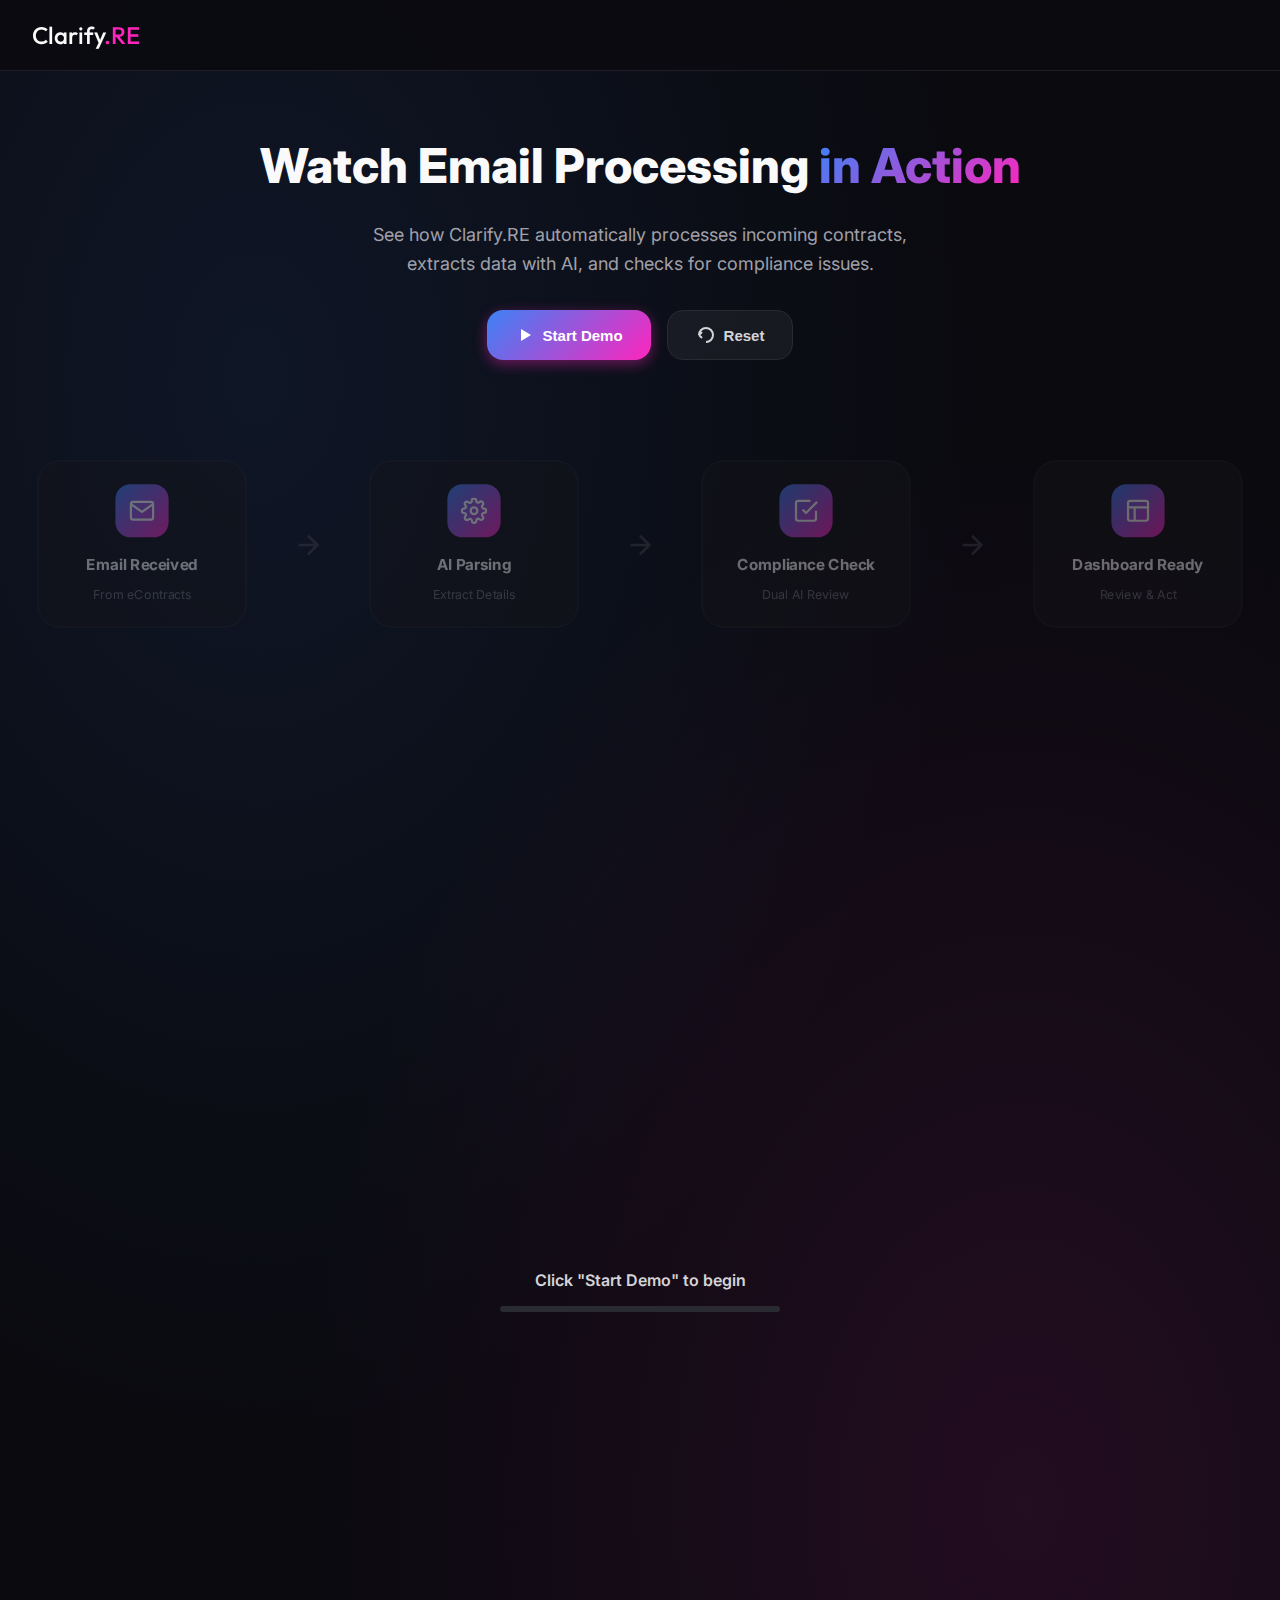
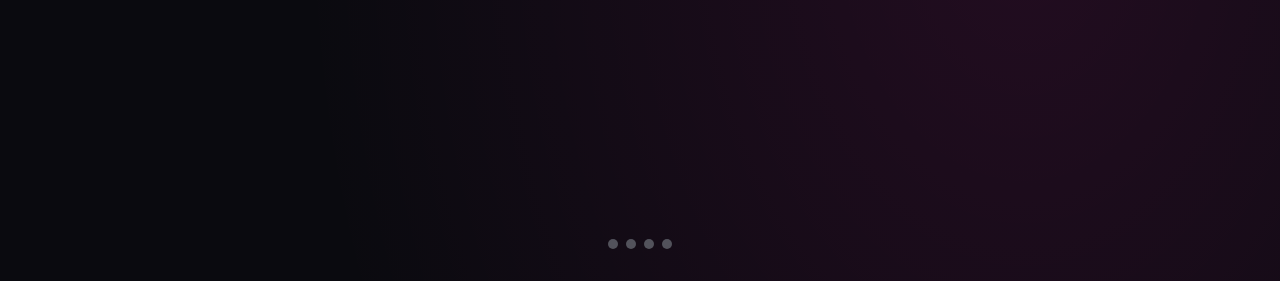
<file: emails_demo.html>
<!DOCTYPE html>
<html lang="en">
<head>
    <meta charset="UTF-8">
    <meta name="viewport" content="width=device-width, initial-scale=1.0">
    <title>Clarify.RE - Email Processing Demo</title>
    <link rel="preconnect" href="https://fonts.googleapis.com">
    <link rel="preconnect" href="https://fonts.gstatic.com" crossorigin>
    <link href="https://fonts.googleapis.com/css2?family=Inter:wght@400;500;600;700;800&family=Outfit:wght@400;500;600&family=JetBrains+Mono:wght@400;500&display=swap" rel="stylesheet">
    <style>
        /* ========================================
           CSS Variables - Dark Mode Theme
           ======================================== */
        :root {
            --color-primary: #ff25bd;
            --color-primary-dark: #e01ba6;
            --color-primary-light: #ff5cd0;
            --color-secondary: #3b82f6;
            --color-accent: #34d399;
            --color-accent-light: #6ee7b7;
            --color-warning: #f59e0b;
            --color-error: #ef4444;

            --color-white: #0a0a0f;
            --color-gray-50: #0f0f14;
            --color-gray-100: #151519;
            --color-gray-200: #1e1e24;
            --color-gray-300: #2a2a32;
            --color-gray-400: #52525b;
            --color-gray-500: #71717a;
            --color-gray-600: #a1a1aa;
            --color-gray-700: #d4d4d8;
            --color-gray-800: #e4e4e7;
            --color-gray-900: #fafafa;

            --gradient-primary: linear-gradient(135deg, #3b82f6 0%, #ff25bd 100%);
            --gradient-dark: linear-gradient(135deg, #0f0f14 0%, #0a0a0f 100%);
            --gradient-glass: linear-gradient(135deg, rgba(255,255,255,0.05) 0%, rgba(255,255,255,0.02) 100%);

            --radius-sm: 6px;
            --radius-md: 10px;
            --radius-lg: 16px;
            --radius-xl: 24px;
            --radius-2xl: 32px;
            --radius-full: 9999px;

            --shadow-glow: 0 0 40px rgba(255, 37, 189, 0.3);
            --shadow-glow-blue: 0 0 40px rgba(59, 130, 246, 0.3);
            --shadow-glow-green: 0 0 40px rgba(52, 211, 153, 0.3);
        }

        /* Reset & Base */
        *, *::before, *::after {
            margin: 0;
            padding: 0;
            box-sizing: border-box;
        }

        html {
            scroll-behavior: smooth;
        }

        body {
            font-family: 'Inter', -apple-system, BlinkMacSystemFont, sans-serif;
            font-size: 16px;
            line-height: 1.6;
            color: var(--color-gray-700);
            background-color: var(--color-white);
            min-height: 100vh;
            overflow-x: hidden;
        }

        /* ========================================
           Navigation (Simplified)
           ======================================== */
        .navbar {
            position: fixed;
            top: 0;
            left: 0;
            right: 0;
            z-index: 1000;
            background: rgba(10, 10, 15, 0.9);
            backdrop-filter: blur(20px);
            border-bottom: 1px solid var(--color-gray-200);
            padding: 1rem 2rem;
        }

        .nav-content {
            max-width: 1400px;
            margin: 0 auto;
            display: flex;
            align-items: center;
            justify-content: space-between;
        }

        .logo {
            display: flex;
            align-items: center;
            gap: 0.75rem;
            text-decoration: none;
        }

        .logo-text {
            font-family: 'Outfit', sans-serif;
            font-size: 1.5rem;
            font-weight: 500;
            color: var(--color-gray-900);
        }

        .logo-accent {
            color: var(--color-primary);
        }

        .demo-badge {
            display: inline-flex;
            align-items: center;
            gap: 0.5rem;
            padding: 0.5rem 1rem;
            background: rgba(255, 37, 189, 0.1);
            border: 1px solid rgba(255, 37, 189, 0.3);
            border-radius: var(--radius-full);
            font-size: 0.875rem;
            font-weight: 600;
            color: var(--color-primary);
        }

        .demo-badge::before {
            content: '';
            width: 8px;
            height: 8px;
            background: var(--color-primary);
            border-radius: 50%;
            animation: pulse 2s infinite;
        }

        @keyframes pulse {
            0%, 100% { opacity: 1; transform: scale(1); }
            50% { opacity: 0.5; transform: scale(1.2); }
        }

        /* ========================================
           Main Demo Container
           ======================================== */
        .demo-container {
            padding-top: 80px;
            min-height: 100vh;
            background:
                radial-gradient(ellipse at 20% 20%, rgba(59, 130, 246, 0.1) 0%, transparent 50%),
                radial-gradient(ellipse at 80% 80%, rgba(255, 37, 189, 0.1) 0%, transparent 50%),
                var(--color-white);
        }

        .demo-header {
            text-align: center;
            padding: 3rem 2rem 2rem;
        }

        .demo-header h1 {
            font-size: clamp(2rem, 4vw, 3rem);
            font-weight: 800;
            color: var(--color-gray-900);
            margin-bottom: 1rem;
        }

        .gradient-text {
            background: var(--gradient-primary);
            -webkit-background-clip: text;
            -webkit-text-fill-color: transparent;
            background-clip: text;
        }

        .demo-header p {
            font-size: 1.125rem;
            color: var(--color-gray-600);
            max-width: 600px;
            margin: 0 auto 2rem;
        }

        /* Control Buttons */
        .demo-controls {
            display: flex;
            justify-content: center;
            gap: 1rem;
            margin-bottom: 2rem;
        }

        .btn {
            display: inline-flex;
            align-items: center;
            justify-content: center;
            gap: 0.5rem;
            padding: 0.875rem 1.75rem;
            font-size: 0.9375rem;
            font-weight: 600;
            border-radius: var(--radius-lg);
            border: none;
            cursor: pointer;
            transition: all 0.3s ease;
        }

        .btn-primary {
            background: var(--gradient-primary);
            color: #ffffff;
            box-shadow: 0 4px 14px rgba(255, 37, 189, 0.4);
        }

        .btn-primary:hover:not(:disabled) {
            transform: translateY(-2px);
            box-shadow: 0 6px 20px rgba(255, 37, 189, 0.5);
        }

        .btn-primary:disabled {
            opacity: 0.7;
            cursor: wait;
        }

        #playIcon { display: none; }
        #loadingIcon { display: block; }

        .btn-primary:not(:disabled) #playIcon { display: block; }
        .btn-primary:not(:disabled) #loadingIcon { display: none; }

        .spin {
            animation: spin 1s linear infinite;
        }

        @keyframes spin {
            from { transform: rotate(0deg); }
            to { transform: rotate(360deg); }
        }

        .btn-secondary {
            background: rgba(255, 255, 255, 0.05);
            color: var(--color-gray-700);
            border: 1px solid var(--color-gray-300);
        }

        .btn-secondary:hover {
            background: rgba(255, 255, 255, 0.1);
            border-color: var(--color-gray-400);
        }

        /* ========================================
           Animation Stage
           ======================================== */
        .animation-stage {
            max-width: 1400px;
            margin: 0 auto;
            padding: 2rem;
            position: relative;
            min-height: 700px;
        }

        /* Flow Diagram */
        .flow-container {
            display: grid;
            grid-template-columns: 1fr 80px 1fr 80px 1fr 80px 1fr;
            align-items: center;
            gap: 1rem;
            margin-bottom: 3rem;
        }

        .flow-step {
            background: var(--color-gray-100);
            border: 1px solid var(--color-gray-300);
            border-radius: var(--radius-xl);
            padding: 1.5rem;
            text-align: center;
            opacity: 0.4;
            transform: scale(0.95);
            transition: all 0.5s cubic-bezier(0.23, 1, 0.32, 1);
        }

        .flow-step.active {
            opacity: 1;
            transform: scale(1);
            border-color: var(--color-primary);
            box-shadow: var(--shadow-glow);
        }

        .flow-step.completed {
            opacity: 1;
            transform: scale(1);
            border-color: var(--color-accent);
        }

        .flow-step-icon {
            width: 56px;
            height: 56px;
            margin: 0 auto 1rem;
            background: var(--gradient-primary);
            border-radius: var(--radius-lg);
            display: flex;
            align-items: center;
            justify-content: center;
        }

        .flow-step-icon svg {
            width: 28px;
            height: 28px;
            color: white;
        }

        .flow-step h3 {
            font-size: 1rem;
            font-weight: 700;
            color: var(--color-gray-900);
            margin-bottom: 0.5rem;
        }

        .flow-step p {
            font-size: 0.8125rem;
            color: var(--color-gray-500);
        }

        .flow-arrow {
            display: flex;
            align-items: center;
            justify-content: center;
            color: var(--color-gray-400);
            opacity: 0.3;
            transition: all 0.5s ease;
        }

        .flow-arrow.active {
            opacity: 1;
            color: var(--color-primary);
        }

        .flow-arrow svg {
            width: 32px;
            height: 32px;
            animation: none;
        }

        .flow-arrow.active svg {
            animation: arrowPulse 1s infinite;
        }

        @keyframes arrowPulse {
            0%, 100% { transform: translateX(0); opacity: 1; }
            50% { transform: translateX(5px); opacity: 0.7; }
        }

        /* ========================================
           Main Visual Area
           ======================================== */
        .visual-area {
            display: grid;
            grid-template-columns: 350px 1fr 350px;
            gap: 2rem;
            min-height: 500px;
        }

        /* Email Preview Panel */
        .email-panel {
            background: var(--color-gray-100);
            border: 1px solid var(--color-gray-300);
            border-radius: var(--radius-xl);
            overflow: hidden;
            opacity: 0;
            transform: translateX(-50px);
            transition: all 0.6s cubic-bezier(0.23, 1, 0.32, 1);
        }

        .email-panel.visible {
            opacity: 1;
            transform: translateX(0);
        }

        .panel-header {
            background: var(--color-gray-200);
            padding: 1rem 1.25rem;
            border-bottom: 1px solid var(--color-gray-300);
            display: flex;
            align-items: center;
            gap: 0.75rem;
        }

        .panel-dots {
            display: flex;
            gap: 6px;
        }

        .panel-dots span {
            width: 12px;
            height: 12px;
            border-radius: 50%;
            background: var(--color-gray-400);
        }

        .panel-dots span:first-child { background: #ef4444; }
        .panel-dots span:nth-child(2) { background: #f59e0b; }
        .panel-dots span:last-child { background: #22c55e; }

        .panel-title {
            font-size: 0.875rem;
            font-weight: 600;
            color: var(--color-gray-600);
        }

        .email-content {
            padding: 1.25rem;
        }

        .email-meta {
            margin-bottom: 1rem;
            padding-bottom: 1rem;
            border-bottom: 1px solid var(--color-gray-300);
        }

        .email-from, .email-to, .email-subject {
            display: flex;
            align-items: flex-start;
            gap: 0.75rem;
            margin-bottom: 0.5rem;
            font-size: 0.8125rem;
        }

        .email-label {
            color: var(--color-gray-500);
            min-width: 60px;
        }

        .email-value {
            color: var(--color-gray-800);
            font-weight: 500;
        }

        .email-subject .email-value {
            font-weight: 700;
            color: var(--color-gray-900);
        }

        .email-attachment {
            background: var(--color-gray-200);
            border: 1px solid var(--color-gray-300);
            border-radius: var(--radius-md);
            padding: 0.875rem 1rem;
            display: flex;
            align-items: center;
            gap: 0.75rem;
            margin-top: 1rem;
        }

        .attachment-icon {
            width: 40px;
            height: 40px;
            background: linear-gradient(135deg, #ef4444 0%, #dc2626 100%);
            border-radius: var(--radius-sm);
            display: flex;
            align-items: center;
            justify-content: center;
            color: white;
            font-size: 0.75rem;
            font-weight: 700;
        }

        .attachment-info {
            flex: 1;
        }

        .attachment-name {
            font-size: 0.875rem;
            font-weight: 600;
            color: var(--color-gray-900);
        }

        .attachment-size {
            font-size: 0.75rem;
            color: var(--color-gray-500);
        }

        /* eContracts Email Styles */
        .econtracts-header {
            background: linear-gradient(135deg, #1e3a5f 0%, #2d5a87 100%);
            margin: -1.25rem -1.25rem 1rem -1.25rem;
            padding: 0.875rem 1.25rem;
            border-radius: 0;
        }

        .econtracts-logo {
            font-size: 1rem;
            font-weight: 700;
            color: #ffffff;
            letter-spacing: 0.02em;
        }

        .econtracts-message {
            background: var(--color-gray-200);
            border-radius: var(--radius-md);
            padding: 0.875rem;
            margin-bottom: 1rem;
        }

        .message-from {
            font-size: 0.8125rem;
            color: var(--color-gray-700);
            margin-bottom: 0.375rem;
        }

        .message-brokerage {
            font-size: 0.75rem;
            color: var(--color-gray-600);
            line-height: 1.4;
        }

        .document-list {
            display: flex;
            flex-direction: column;
            gap: 0.5rem;
        }

        .doc-item {
            display: flex;
            justify-content: space-between;
            align-items: center;
            padding: 0.625rem 0.75rem;
            background: var(--color-gray-200);
            border-radius: var(--radius-sm);
            gap: 0.5rem;
        }

        .doc-name {
            font-size: 0.6875rem;
            font-weight: 500;
            color: var(--color-gray-700);
            flex: 1;
            white-space: nowrap;
            overflow: hidden;
            text-overflow: ellipsis;
        }

        .doc-status {
            font-size: 0.625rem;
            font-weight: 600;
            padding: 0.25rem 0.5rem;
            border-radius: var(--radius-sm);
            white-space: nowrap;
        }

        .doc-status.ready {
            background: rgba(59, 130, 246, 0.15);
            color: var(--color-secondary);
        }

        .doc-status.signed {
            background: rgba(52, 211, 153, 0.15);
            color: var(--color-accent);
        }

        .doc-status.download {
            background: rgba(255, 37, 189, 0.15);
            color: var(--color-primary);
        }

        /* Central Processing Area */
        .processing-area {
            position: relative;
            display: flex;
            flex-direction: column;
            align-items: center;
            justify-content: center;
        }

        .processing-visual {
            position: relative;
            width: 100%;
            max-width: 400px;
            aspect-ratio: 1;
        }

        /* Animated Document */
        .document-animation {
            position: absolute;
            top: 50%;
            left: 50%;
            transform: translate(-50%, -50%);
            width: 120px;
            height: 150px;
            background: var(--color-gray-100);
            border: 2px solid var(--color-gray-300);
            border-radius: var(--radius-lg);
            display: flex;
            flex-direction: column;
            align-items: center;
            justify-content: center;
            z-index: 10;
            opacity: 0;
            transition: all 0.5s ease;
        }

        .document-animation.visible {
            opacity: 1;
        }

        .document-animation.scanning {
            animation: docScan 2s ease-in-out infinite;
        }

        @keyframes docScan {
            0%, 100% { box-shadow: 0 0 0 0 rgba(255, 37, 189, 0.4); }
            50% { box-shadow: 0 0 30px 10px rgba(255, 37, 189, 0.2); }
        }

        .doc-icon {
            width: 48px;
            height: 48px;
            margin-bottom: 0.5rem;
            color: var(--color-gray-500);
        }

        .doc-label {
            font-size: 0.75rem;
            font-weight: 600;
            color: var(--color-gray-600);
        }

        /* Scanning Line */
        .scan-line {
            position: absolute;
            top: 0;
            left: 10%;
            right: 10%;
            height: 3px;
            background: var(--gradient-primary);
            border-radius: 2px;
            opacity: 0;
            box-shadow: 0 0 20px rgba(255, 37, 189, 0.8);
        }

        .scan-line.active {
            opacity: 1;
            animation: scanMove 2s ease-in-out infinite;
        }

        @keyframes scanMove {
            0% { top: 5%; }
            50% { top: 90%; }
            100% { top: 5%; }
        }

        /* AI Processing Rings */
        .ai-rings {
            position: absolute;
            top: 50%;
            left: 50%;
            transform: translate(-50%, -50%);
            width: 300px;
            height: 300px;
            opacity: 0;
            transition: opacity 0.5s ease;
        }

        .ai-rings.visible {
            opacity: 1;
        }

        .ai-ring {
            position: absolute;
            top: 50%;
            left: 50%;
            transform: translate(-50%, -50%);
            border: 2px solid transparent;
            border-radius: 50%;
        }

        .ai-ring-1 {
            width: 200px;
            height: 200px;
            border-color: rgba(59, 130, 246, 0.3);
            animation: ringRotate 8s linear infinite;
        }

        .ai-ring-2 {
            width: 250px;
            height: 250px;
            border-color: rgba(255, 37, 189, 0.3);
            animation: ringRotate 12s linear infinite reverse;
        }

        .ai-ring-3 {
            width: 300px;
            height: 300px;
            border-color: rgba(52, 211, 153, 0.2);
            animation: ringRotate 16s linear infinite;
        }

        @keyframes ringRotate {
            from { transform: translate(-50%, -50%) rotate(0deg); }
            to { transform: translate(-50%, -50%) rotate(360deg); }
        }

        /* AI Dots on rings */
        .ai-dot {
            position: absolute;
            width: 12px;
            height: 12px;
            border-radius: 50%;
            transform: translate(-50%, -50%);
        }

        .ai-ring-1 .ai-dot {
            background: var(--color-secondary);
            box-shadow: 0 0 15px rgba(59, 130, 246, 0.8);
            top: 0;
            left: 50%;
        }

        .ai-ring-2 .ai-dot {
            background: var(--color-primary);
            box-shadow: 0 0 15px rgba(255, 37, 189, 0.8);
            top: 50%;
            right: -6px;
            left: auto;
        }

        /* AI Labels */
        .ai-labels {
            position: absolute;
            top: 50%;
            left: 50%;
            transform: translate(-50%, -50%);
            width: 350px;
            height: 350px;
            opacity: 0;
            transition: opacity 0.5s ease;
        }

        .ai-labels.visible {
            opacity: 1;
        }

        .ai-label {
            position: absolute;
            display: flex;
            align-items: center;
            gap: 0.5rem;
            padding: 0.5rem 1rem;
            background: var(--color-gray-100);
            border: 1px solid var(--color-gray-300);
            border-radius: var(--radius-full);
            font-size: 0.75rem;
            font-weight: 600;
            white-space: nowrap;
        }

        .ai-label-claude {
            top: 10%;
            right: 0;
            color: var(--color-secondary);
            border-color: rgba(59, 130, 246, 0.3);
            animation: labelFloat 3s ease-in-out infinite;
        }

        .ai-label-gpt {
            bottom: 10%;
            left: 0;
            color: var(--color-primary);
            border-color: rgba(255, 37, 189, 0.3);
            animation: labelFloat 3s ease-in-out infinite 1.5s;
        }

        @keyframes labelFloat {
            0%, 100% { transform: translateY(0); }
            50% { transform: translateY(-5px); }
        }

        .ai-indicator {
            width: 8px;
            height: 8px;
            border-radius: 50%;
            animation: blink 1s infinite;
        }

        .ai-label-claude .ai-indicator {
            background: var(--color-secondary);
        }

        .ai-label-gpt .ai-indicator {
            background: var(--color-primary);
        }

        @keyframes blink {
            0%, 100% { opacity: 1; }
            50% { opacity: 0.3; }
        }

        /* Processing Status */
        .processing-status {
            margin-top: 2rem;
            text-align: center;
        }

        .status-text {
            font-size: 1rem;
            font-weight: 600;
            color: var(--color-gray-700);
            margin-bottom: 0.75rem;
            min-height: 1.5em;
        }

        .status-bar {
            width: 280px;
            height: 6px;
            background: var(--color-gray-300);
            border-radius: var(--radius-full);
            overflow: hidden;
            margin: 0 auto;
        }

        .status-fill {
            height: 100%;
            background: var(--gradient-primary);
            border-radius: var(--radius-full);
            width: 0%;
            transition: width 0.3s ease;
        }

        /* Results Panel */
        .results-panel {
            background: var(--color-gray-100);
            border: 1px solid var(--color-gray-300);
            border-radius: var(--radius-xl);
            overflow: hidden;
            opacity: 0;
            transform: translateX(50px);
            transition: all 0.6s cubic-bezier(0.23, 1, 0.32, 1);
        }

        .results-panel.visible {
            opacity: 1;
            transform: translateX(0);
        }

        .results-content {
            padding: 1.25rem;
        }

        /* Extracted Data */
        .extracted-data {
            margin-bottom: 1.5rem;
        }

        .data-section-title {
            font-size: 0.6875rem;
            font-weight: 700;
            text-transform: uppercase;
            letter-spacing: 0.05em;
            color: var(--color-gray-500);
            margin-bottom: 0.75rem;
        }

        .data-grid {
            display: grid;
            gap: 0.625rem;
        }

        .data-item {
            display: flex;
            justify-content: space-between;
            align-items: flex-start;
            gap: 0.75rem;
            padding: 0.625rem 0.875rem;
            background: var(--color-gray-200);
            border-radius: var(--radius-md);
            opacity: 0;
            transform: translateY(10px);
            transition: all 0.4s ease;
        }

        .data-item.visible {
            opacity: 1;
            transform: translateY(0);
        }

        .data-item.highlight {
            animation: dataHighlight 0.5s ease;
        }

        @keyframes dataHighlight {
            0% { background: rgba(59, 130, 246, 0.2); }
            100% { background: var(--color-gray-200); }
        }

        .data-key {
            font-size: 0.75rem;
            color: var(--color-gray-500);
        }

        .data-value {
            font-size: 0.8125rem;
            font-weight: 600;
            color: var(--color-gray-900);
            text-align: right;
        }

        /* Compliance Findings */
        .compliance-section {
            margin-top: 1.5rem;
            padding-top: 1.5rem;
            border-top: 1px solid var(--color-gray-300);
        }

        .finding-card {
            background: var(--color-gray-200);
            border-radius: var(--radius-md);
            padding: 1rem;
            margin-bottom: 0.75rem;
            border-left: 3px solid transparent;
            opacity: 0;
            transform: translateX(20px);
            transition: all 0.5s cubic-bezier(0.23, 1, 0.32, 1);
        }

        .finding-card.visible {
            opacity: 1;
            transform: translateX(0);
        }

        .finding-card.warning {
            border-left-color: var(--color-warning);
        }

        .finding-card.error {
            border-left-color: var(--color-error);
        }

        .finding-card.success {
            border-left-color: var(--color-accent);
        }

        .finding-header {
            display: flex;
            align-items: center;
            gap: 0.5rem;
            margin-bottom: 0.5rem;
        }

        .finding-icon {
            width: 20px;
            height: 20px;
        }

        .finding-icon.warning { color: var(--color-warning); }
        .finding-icon.error { color: var(--color-error); }
        .finding-icon.success { color: var(--color-accent); }

        .finding-title {
            font-size: 0.8125rem;
            font-weight: 600;
            color: var(--color-gray-900);
        }

        .finding-description {
            font-size: 0.75rem;
            color: var(--color-gray-600);
            line-height: 1.5;
        }

        .ai-consensus {
            display: flex;
            align-items: center;
            gap: 0.5rem;
            margin-top: 0.75rem;
            padding-top: 0.75rem;
            border-top: 1px dashed var(--color-gray-300);
        }

        .ai-badge {
            display: inline-flex;
            align-items: center;
            gap: 0.25rem;
            padding: 0.25rem 0.5rem;
            background: var(--color-gray-100);
            border-radius: var(--radius-sm);
            font-size: 0.625rem;
            font-weight: 600;
        }

        .ai-badge.claude {
            color: var(--color-secondary);
            border: 1px solid rgba(59, 130, 246, 0.3);
        }

        .ai-badge.gpt {
            color: var(--color-primary);
            border: 1px solid rgba(255, 37, 189, 0.3);
        }

        .ai-badge svg {
            width: 10px;
            height: 10px;
        }

        /* Agent Dashboard Preview */
        .dashboard-preview {
            margin-top: 3rem;
            opacity: 0;
            transform: translateY(30px);
            transition: all 0.8s cubic-bezier(0.23, 1, 0.32, 1);
        }

        .dashboard-preview.visible {
            opacity: 1;
            transform: translateY(0);
        }

        .dashboard-card {
            background: var(--color-gray-100);
            border: 1px solid var(--color-gray-300);
            border-radius: var(--radius-xl);
            overflow: hidden;
            max-width: 900px;
            margin: 0 auto;
        }

        .dashboard-header {
            background: var(--color-gray-200);
            padding: 1rem 1.5rem;
            border-bottom: 1px solid var(--color-gray-300);
            display: flex;
            align-items: center;
            justify-content: space-between;
        }

        .dashboard-title {
            display: flex;
            align-items: center;
            gap: 0.75rem;
        }

        .dashboard-title h3 {
            font-size: 1rem;
            font-weight: 700;
            color: var(--color-gray-900);
        }

        .status-badge {
            display: inline-flex;
            align-items: center;
            gap: 0.375rem;
            padding: 0.375rem 0.75rem;
            border-radius: var(--radius-full);
            font-size: 0.75rem;
            font-weight: 600;
        }

        .status-badge.review {
            background: rgba(245, 158, 11, 0.1);
            color: var(--color-warning);
        }

        .status-badge.success {
            background: rgba(52, 211, 153, 0.1);
            color: var(--color-accent);
        }

        .status-badge-dot {
            width: 6px;
            height: 6px;
            border-radius: 50%;
            background: currentColor;
        }

        .dashboard-body {
            padding: 1.5rem;
            display: grid;
            grid-template-columns: 1fr 1fr;
            gap: 1.5rem;
        }

        .dashboard-section h4 {
            font-size: 0.8125rem;
            font-weight: 700;
            color: var(--color-gray-600);
            margin-bottom: 1rem;
            text-transform: uppercase;
            letter-spacing: 0.03em;
        }

        .property-card {
            background: var(--color-gray-200);
            border-radius: var(--radius-md);
            padding: 1rem;
        }

        .property-address {
            font-size: 1rem;
            font-weight: 700;
            color: var(--color-gray-900);
            margin-bottom: 0.25rem;
        }

        .property-details {
            font-size: 0.8125rem;
            color: var(--color-gray-500);
        }

        .property-price {
            font-size: 1.25rem;
            font-weight: 800;
            background: var(--gradient-primary);
            -webkit-background-clip: text;
            -webkit-text-fill-color: transparent;
            background-clip: text;
            margin-top: 0.75rem;
        }

        .compliance-summary {
            display: grid;
            gap: 0.75rem;
        }

        .compliance-item {
            display: flex;
            align-items: center;
            gap: 0.75rem;
            padding: 0.75rem 1rem;
            background: var(--color-gray-200);
            border-radius: var(--radius-md);
        }

        .compliance-item-icon {
            width: 32px;
            height: 32px;
            border-radius: var(--radius-sm);
            display: flex;
            align-items: center;
            justify-content: center;
        }

        .compliance-item-icon.warning {
            background: rgba(245, 158, 11, 0.1);
            color: var(--color-warning);
        }

        .compliance-item-icon.success {
            background: rgba(52, 211, 153, 0.1);
            color: var(--color-accent);
        }

        .compliance-item-icon svg {
            width: 18px;
            height: 18px;
        }

        .compliance-item-text {
            flex: 1;
        }

        .compliance-item-title {
            font-size: 0.8125rem;
            font-weight: 600;
            color: var(--color-gray-900);
        }

        .compliance-item-desc {
            font-size: 0.75rem;
            color: var(--color-gray-500);
        }

        /* Particles Effect */
        .particles {
            position: absolute;
            top: 0;
            left: 0;
            right: 0;
            bottom: 0;
            pointer-events: none;
            overflow: hidden;
        }

        .particle {
            position: absolute;
            width: 4px;
            height: 4px;
            background: var(--color-primary);
            border-radius: 50%;
            opacity: 0;
        }

        .particle.active {
            animation: particleFly 2s ease-out forwards;
        }

        @keyframes particleFly {
            0% {
                opacity: 1;
                transform: scale(1);
            }
            100% {
                opacity: 0;
                transform: scale(0) translateY(-100px);
            }
        }

        /* Success Celebration */
        .celebration {
            position: fixed;
            top: 0;
            left: 0;
            right: 0;
            bottom: 0;
            pointer-events: none;
            z-index: 100;
            opacity: 0;
            transition: opacity 0.3s ease;
        }

        .celebration.active {
            opacity: 1;
        }

        .confetti {
            position: absolute;
            width: 10px;
            height: 10px;
            opacity: 0;
        }

        .confetti.active {
            animation: confettiFall 3s ease-out forwards;
        }

        @keyframes confettiFall {
            0% {
                opacity: 1;
                transform: translateY(-100vh) rotate(0deg);
            }
            100% {
                opacity: 0;
                transform: translateY(100vh) rotate(720deg);
            }
        }

        /* Progress Timeline */
        .timeline-indicator {
            display: flex;
            justify-content: center;
            gap: 0.5rem;
            margin-top: 2rem;
        }

        .timeline-dot {
            width: 10px;
            height: 10px;
            border-radius: 50%;
            background: var(--color-gray-400);
            transition: all 0.3s ease;
        }

        .timeline-dot.active {
            background: var(--color-primary);
            box-shadow: 0 0 10px rgba(255, 37, 189, 0.5);
        }

        .timeline-dot.completed {
            background: var(--color-accent);
        }

        /* Responsive */
        @media (max-width: 1200px) {
            .flow-container {
                display: none;
            }

            .visual-area {
                grid-template-columns: 1fr;
                gap: 1.5rem;
            }

            .email-panel,
            .results-panel {
                max-width: 100%;
            }

            .processing-visual {
                max-width: 300px;
            }
        }

        @media (max-width: 768px) {
            .demo-header h1 {
                font-size: 1.75rem;
            }

            .demo-controls {
                flex-direction: column;
                align-items: center;
            }

            .dashboard-body {
                grid-template-columns: 1fr;
            }
        }

        /* Code Display */
        .code-preview {
            font-family: 'JetBrains Mono', monospace;
            font-size: 0.75rem;
            background: var(--color-gray-50);
            border: 1px solid var(--color-gray-300);
            border-radius: var(--radius-md);
            padding: 1rem;
            overflow-x: auto;
            margin-top: 1rem;
            opacity: 0;
            max-height: 0;
            transition: all 0.5s ease;
        }

        .code-preview.visible {
            opacity: 1;
            max-height: 200px;
        }

        .code-line {
            display: flex;
            gap: 1rem;
        }

        .code-line-number {
            color: var(--color-gray-500);
            user-select: none;
        }

        .code-keyword { color: var(--color-primary); }
        .code-string { color: var(--color-accent); }
        .code-property { color: var(--color-secondary); }
    </style>
</head>
<body>
    <!-- Navigation -->
    <nav class="navbar">
        <div class="nav-content">
            <a href="index.html" class="logo">
                <span class="logo-text">Clarify<span class="logo-accent">.RE</span></span>
            </a>
        </div>
    </nav>

    <!-- Demo Container -->
    <div class="demo-container">
        <div class="demo-header">
            <h1>Watch Email Processing <span class="gradient-text">in Action</span></h1>
            <p>See how Clarify.RE automatically processes incoming contracts, extracts data with AI, and checks for compliance issues.</p>

            <div class="demo-controls">
                <button class="btn btn-primary" id="startDemo" disabled>
                    <svg width="20" height="20" viewBox="0 0 20 20" fill="none" id="playIcon">
                        <path d="M6 4L16 10L6 16V4Z" fill="currentColor"/>
                    </svg>
                    <svg width="20" height="20" viewBox="0 0 20 20" fill="none" id="loadingIcon" class="spin">
                        <circle cx="10" cy="10" r="8" stroke="currentColor" stroke-width="2" fill="none" stroke-dasharray="40" stroke-dashoffset="10"/>
                    </svg>
                    <span id="startBtnText">Loading Audio...</span>
                </button>
                <button class="btn btn-secondary" id="resetDemo">
                    <svg width="20" height="20" viewBox="0 0 20 20" fill="none" stroke="currentColor" stroke-width="2">
                        <path d="M3 10C3 6.13401 6.13401 3 10 3C13.866 3 17 6.13401 17 10C17 13.866 13.866 17 10 17"/>
                        <path d="M3 10L6 7M3 10L6 13"/>
                    </svg>
                    Reset
                </button>
            </div>
        </div>

        <div class="animation-stage">
            <!-- Flow Steps -->
            <div class="flow-container">
                <div class="flow-step" id="step1">
                    <div class="flow-step-icon">
                        <svg viewBox="0 0 24 24" fill="none" stroke="currentColor" stroke-width="2">
                            <path d="M4 4h16c1.1 0 2 .9 2 2v12c0 1.1-.9 2-2 2H4c-1.1 0-2-.9-2-2V6c0-1.1.9-2 2-2z"/>
                            <polyline points="22,6 12,13 2,6"/>
                        </svg>
                    </div>
                    <h3>Email Received</h3>
                    <p>From eContracts</p>
                </div>

                <div class="flow-arrow" id="arrow1">
                    <svg viewBox="0 0 24 24" fill="none" stroke="currentColor" stroke-width="2">
                        <path d="M5 12h14M12 5l7 7-7 7"/>
                    </svg>
                </div>

                <div class="flow-step" id="step2">
                    <div class="flow-step-icon">
                        <svg viewBox="0 0 24 24" fill="none" stroke="currentColor" stroke-width="2">
                            <circle cx="12" cy="12" r="3"/>
                            <path d="M19.4 15a1.65 1.65 0 0 0 .33 1.82l.06.06a2 2 0 0 1 0 2.83 2 2 0 0 1-2.83 0l-.06-.06a1.65 1.65 0 0 0-1.82-.33 1.65 1.65 0 0 0-1 1.51V21a2 2 0 0 1-2 2 2 2 0 0 1-2-2v-.09A1.65 1.65 0 0 0 9 19.4a1.65 1.65 0 0 0-1.82.33l-.06.06a2 2 0 0 1-2.83 0 2 2 0 0 1 0-2.83l.06-.06a1.65 1.65 0 0 0 .33-1.82 1.65 1.65 0 0 0-1.51-1H3a2 2 0 0 1-2-2 2 2 0 0 1 2-2h.09A1.65 1.65 0 0 0 4.6 9a1.65 1.65 0 0 0-.33-1.82l-.06-.06a2 2 0 0 1 0-2.83 2 2 0 0 1 2.83 0l.06.06a1.65 1.65 0 0 0 1.82.33H9a1.65 1.65 0 0 0 1-1.51V3a2 2 0 0 1 2-2 2 2 0 0 1 2 2v.09a1.65 1.65 0 0 0 1 1.51 1.65 1.65 0 0 0 1.82-.33l.06-.06a2 2 0 0 1 2.83 0 2 2 0 0 1 0 2.83l-.06.06a1.65 1.65 0 0 0-.33 1.82V9a1.65 1.65 0 0 0 1.51 1H21a2 2 0 0 1 2 2 2 2 0 0 1-2 2h-.09a1.65 1.65 0 0 0-1.51 1z"/>
                        </svg>
                    </div>
                    <h3>AI Parsing</h3>
                    <p>Extract Details</p>
                </div>

                <div class="flow-arrow" id="arrow2">
                    <svg viewBox="0 0 24 24" fill="none" stroke="currentColor" stroke-width="2">
                        <path d="M5 12h14M12 5l7 7-7 7"/>
                    </svg>
                </div>

                <div class="flow-step" id="step3">
                    <div class="flow-step-icon">
                        <svg viewBox="0 0 24 24" fill="none" stroke="currentColor" stroke-width="2">
                            <path d="M9 11l3 3L22 4"/>
                            <path d="M21 12v7a2 2 0 0 1-2 2H5a2 2 0 0 1-2-2V5a2 2 0 0 1 2-2h11"/>
                        </svg>
                    </div>
                    <h3>Compliance Check</h3>
                    <p>Dual AI Review</p>
                </div>

                <div class="flow-arrow" id="arrow3">
                    <svg viewBox="0 0 24 24" fill="none" stroke="currentColor" stroke-width="2">
                        <path d="M5 12h14M12 5l7 7-7 7"/>
                    </svg>
                </div>

                <div class="flow-step" id="step4">
                    <div class="flow-step-icon">
                        <svg viewBox="0 0 24 24" fill="none" stroke="currentColor" stroke-width="2">
                            <rect x="3" y="3" width="18" height="18" rx="2" ry="2"/>
                            <line x1="3" y1="9" x2="21" y2="9"/>
                            <line x1="9" y1="21" x2="9" y2="9"/>
                        </svg>
                    </div>
                    <h3>Dashboard Ready</h3>
                    <p>Review & Act</p>
                </div>
            </div>

            <!-- Visual Area -->
            <div class="visual-area">
                <!-- Email Panel -->
                <div class="email-panel" id="emailPanel">
                    <div class="panel-header">
                        <div class="panel-dots">
                            <span></span><span></span><span></span>
                        </div>
                        <span class="panel-title">Incoming Email</span>
                    </div>
                    <div class="email-content">
                        <div class="email-meta">
                            <div class="email-from">
                                <span class="email-label">From:</span>
                                <span class="email-value">noreply@ctmecontracts.com</span>
                            </div>
                            <div class="email-to">
                                <span class="email-label">To:</span>
                                <span class="email-value">acme-realty-x7k2m@clarify.re</span>
                            </div>
                            <div class="email-subject">
                                <span class="email-label">Subject:</span>
                                <span class="email-value">eContracts for 742 Evergreen Terrace, Springfield IL</span>
                            </div>
                        </div>

                        <!-- eContracts Style Header -->
                        <div class="econtracts-header">
                            <div class="econtracts-logo">CTM eContracts</div>
                        </div>

                        <div class="econtracts-message">
                            <div class="message-from">
                                <strong>New Message from:</strong> Sarah Johnson
                            </div>
                            <div class="message-brokerage">
                                Springfield Premier Realty<br>
                                <span style="color: var(--color-gray-500);">sjohnson@springfieldrealty.com</span>
                            </div>
                        </div>

                        <!-- Document List -->
                        <div class="document-list">
                            <div class="doc-item">
                                <span class="doc-name">CONTRACT TO BUY AND SELL REAL ESTATE</span>
                                <span class="doc-status ready">Signature Ready</span>
                            </div>
                            <div class="doc-item">
                                <span class="doc-name">INSPECTION OBJECTION</span>
                                <span class="doc-status ready">Signature Ready</span>
                            </div>
                            <div class="doc-item">
                                <span class="doc-name">Lead-Based Paint Disclosure</span>
                                <span class="doc-status ready">Signature Ready</span>
                            </div>
                            <div class="doc-item">
                                <span class="doc-name">SELLERS PROPERTY DISCLOSURE</span>
                                <span class="doc-status signed">Signed</span>
                            </div>
                            <div class="doc-item">
                                <span class="doc-name">EarnestMoneyReceipt.pdf</span>
                                <span class="doc-status download">Download</span>
                            </div>
                        </div>
                    </div>
                </div>

                <!-- Processing Area -->
                <div class="processing-area">
                    <div class="processing-visual">
                        <div class="particles" id="particles"></div>

                        <div class="ai-rings" id="aiRings">
                            <div class="ai-ring ai-ring-1"><div class="ai-dot"></div></div>
                            <div class="ai-ring ai-ring-2"><div class="ai-dot"></div></div>
                            <div class="ai-ring ai-ring-3"></div>
                        </div>

                        <div class="ai-labels" id="aiLabels">
                            <div class="ai-label ai-label-claude">
                                <span class="ai-indicator"></span>
                                Claude Analyzing...
                            </div>
                            <div class="ai-label ai-label-gpt">
                                <span class="ai-indicator"></span>
                                ChatGPT Verifying...
                            </div>
                        </div>

                        <div class="document-animation" id="document">
                            <div class="scan-line" id="scanLine"></div>
                            <svg class="doc-icon" viewBox="0 0 24 24" fill="none" stroke="currentColor" stroke-width="2">
                                <path d="M14 2H6a2 2 0 0 0-2 2v16a2 2 0 0 0 2 2h12a2 2 0 0 0 2-2V8z"/>
                                <polyline points="14 2 14 8 20 8"/>
                                <line x1="16" y1="13" x2="8" y2="13"/>
                                <line x1="16" y1="17" x2="8" y2="17"/>
                                <polyline points="10 9 9 9 8 9"/>
                            </svg>
                            <span class="doc-label">Contract.pdf</span>
                        </div>
                    </div>

                    <div class="processing-status">
                        <div class="status-text" id="statusText">Click "Start Demo" to begin</div>
                        <div class="status-bar">
                            <div class="status-fill" id="statusFill"></div>
                        </div>
                    </div>
                </div>

                <!-- Results Panel -->
                <div class="results-panel" id="resultsPanel">
                    <div class="panel-header">
                        <div class="panel-dots">
                            <span></span><span></span><span></span>
                        </div>
                        <span class="panel-title">Extracted Data & Findings</span>
                    </div>
                    <div class="results-content">
                        <div class="extracted-data">
                            <div class="data-section-title">Transaction Details</div>
                            <div class="data-grid" id="dataGrid">
                                <div class="data-item" data-delay="0">
                                    <span class="data-key">Property</span>
                                    <span class="data-value">742 Evergreen Terrace</span>
                                </div>
                                <div class="data-item" data-delay="100">
                                    <span class="data-key">Price</span>
                                    <span class="data-value">$485,000</span>
                                </div>
                                <div class="data-item" data-delay="200">
                                    <span class="data-key">Buyer</span>
                                    <span class="data-value">Homer & Marge Simpson</span>
                                </div>
                                <div class="data-item" data-delay="300">
                                    <span class="data-key">Seller</span>
                                    <span class="data-value">Ned Flanders</span>
                                </div>
                                <div class="data-item" data-delay="400">
                                    <span class="data-key">Closing Date</span>
                                    <span class="data-value">Jan 15, 2025</span>
                                </div>
                                <div class="data-item" data-delay="500">
                                    <span class="data-key">Earnest Money</span>
                                    <span class="data-value">$10,000</span>
                                </div>
                            </div>
                        </div>

                        <div class="compliance-section" id="complianceSection">
                            <div class="data-section-title">Compliance Findings</div>

                            <div class="finding-card warning" id="finding1">
                                <div class="finding-header">
                                    <svg class="finding-icon warning" viewBox="0 0 20 20" fill="currentColor">
                                        <path fill-rule="evenodd" d="M8.257 3.099c.765-1.36 2.722-1.36 3.486 0l5.58 9.92c.75 1.334-.213 2.98-1.742 2.98H4.42c-1.53 0-2.493-1.646-1.743-2.98l5.58-9.92zM11 13a1 1 0 11-2 0 1 1 0 012 0zm-1-8a1 1 0 00-1 1v3a1 1 0 002 0V6a1 1 0 00-1-1z" clip-rule="evenodd"/>
                                    </svg>
                                    <span class="finding-title">Inspection Deadline Missing</span>
                                </div>
                                <p class="finding-description">The inspection contingency deadline is not specified in Section 8.2. This should be defined to protect the buyer's interests.</p>
                                <div class="ai-consensus">
                                    <span class="ai-badge claude">
                                        <svg viewBox="0 0 20 20" fill="currentColor"><path fill-rule="evenodd" d="M16.707 5.293a1 1 0 010 1.414l-8 8a1 1 0 01-1.414 0l-4-4a1 1 0 011.414-1.414L8 12.586l7.293-7.293a1 1 0 011.414 0z" clip-rule="evenodd"/></svg>
                                        Claude
                                    </span>
                                    <span class="ai-badge gpt">
                                        <svg viewBox="0 0 20 20" fill="currentColor"><path fill-rule="evenodd" d="M16.707 5.293a1 1 0 010 1.414l-8 8a1 1 0 01-1.414 0l-4-4a1 1 0 011.414-1.414L8 12.586l7.293-7.293a1 1 0 011.414 0z" clip-rule="evenodd"/></svg>
                                        ChatGPT
                                    </span>
                                    <span style="font-size: 0.625rem; color: var(--color-gray-500); margin-left: auto;">Both AIs agree</span>
                                </div>
                            </div>

                            <div class="finding-card success" id="finding2">
                                <div class="finding-header">
                                    <svg class="finding-icon success" viewBox="0 0 20 20" fill="currentColor">
                                        <path fill-rule="evenodd" d="M10 18a8 8 0 100-16 8 8 0 000 16zm3.707-9.293a1 1 0 00-1.414-1.414L9 10.586 7.707 9.293a1 1 0 00-1.414 1.414l2 2a1 1 0 001.414 0l4-4z" clip-rule="evenodd"/>
                                    </svg>
                                    <span class="finding-title">All Signatures Present</span>
                                </div>
                                <p class="finding-description">All required signatures from buyer, seller, and agents have been verified on the contract.</p>
                            </div>
                        </div>
                    </div>
                </div>
            </div>

            <!-- Agent Dashboard Preview -->
            <div class="dashboard-preview" id="dashboardPreview">
                <div class="dashboard-card">
                    <div class="dashboard-header">
                        <div class="dashboard-title">
                            <svg width="24" height="24" viewBox="0 0 24 24" fill="none" stroke="var(--color-primary)" stroke-width="2">
                                <rect x="3" y="3" width="18" height="18" rx="2" ry="2"/>
                                <line x1="3" y1="9" x2="21" y2="9"/>
                                <line x1="9" y1="21" x2="9" y2="9"/>
                            </svg>
                            <h3>New Transaction Created</h3>
                        </div>
                        <div class="status-badge review">
                            <span class="status-badge-dot"></span>
                            Needs Review
                        </div>
                    </div>
                    <div class="dashboard-body">
                        <div class="dashboard-section">
                            <h4>Property Details</h4>
                            <div class="property-card">
                                <div class="property-address">742 Evergreen Terrace</div>
                                <div class="property-details">Springfield, IL 62701</div>
                                <div class="property-price">$485,000</div>
                            </div>
                        </div>
                        <div class="dashboard-section">
                            <h4>Action Required</h4>
                            <div class="compliance-summary">
                                <div class="compliance-item">
                                    <div class="compliance-item-icon warning">
                                        <svg viewBox="0 0 20 20" fill="currentColor">
                                            <path fill-rule="evenodd" d="M8.257 3.099c.765-1.36 2.722-1.36 3.486 0l5.58 9.92c.75 1.334-.213 2.98-1.742 2.98H4.42c-1.53 0-2.493-1.646-1.743-2.98l5.58-9.92zM11 13a1 1 0 11-2 0 1 1 0 012 0zm-1-8a1 1 0 00-1 1v3a1 1 0 002 0V6a1 1 0 00-1-1z" clip-rule="evenodd"/>
                                        </svg>
                                    </div>
                                    <div class="compliance-item-text">
                                        <div class="compliance-item-title">1 Issue to Review</div>
                                        <div class="compliance-item-desc">Inspection deadline missing</div>
                                    </div>
                                </div>
                                <div class="compliance-item">
                                    <div class="compliance-item-icon success">
                                        <svg viewBox="0 0 20 20" fill="currentColor">
                                            <path fill-rule="evenodd" d="M10 18a8 8 0 100-16 8 8 0 000 16zm3.707-9.293a1 1 0 00-1.414-1.414L9 10.586 7.707 9.293a1 1 0 00-1.414 1.414l2 2a1 1 0 001.414 0l4-4z" clip-rule="evenodd"/>
                                        </svg>
                                    </div>
                                    <div class="compliance-item-text">
                                        <div class="compliance-item-title">5 Items Verified</div>
                                        <div class="compliance-item-desc">Signatures, dates, parties...</div>
                                    </div>
                                </div>
                            </div>
                        </div>
                    </div>
                </div>
            </div>

            <!-- Timeline -->
            <div class="timeline-indicator" id="timeline">
                <div class="timeline-dot" data-step="1"></div>
                <div class="timeline-dot" data-step="2"></div>
                <div class="timeline-dot" data-step="3"></div>
                <div class="timeline-dot" data-step="4"></div>
            </div>
        </div>
    </div>

    <!-- Celebration Effect -->
    <div class="celebration" id="celebration"></div>

    <!-- Narration Audio -->
    <audio id="narrationAudio" preload="metadata" playsinline>
        <source src="audio/email_to_transaction.wav" type="audio/wav">
    </audio>

    <script>
        // Demo Animation Controller
        class EmailDemo {
            constructor() {
                this.currentStep = 0;
                this.isRunning = false;
                this.audioPlaying = false;
                this.elements = {
                    startBtn: document.getElementById('startDemo'),
                    startBtnText: document.getElementById('startBtnText'),
                    resetBtn: document.getElementById('resetDemo'),
                    emailPanel: document.getElementById('emailPanel'),
                    resultsPanel: document.getElementById('resultsPanel'),
                    document: document.getElementById('document'),
                    scanLine: document.getElementById('scanLine'),
                    aiRings: document.getElementById('aiRings'),
                    aiLabels: document.getElementById('aiLabels'),
                    statusText: document.getElementById('statusText'),
                    statusFill: document.getElementById('statusFill'),
                    dashboardPreview: document.getElementById('dashboardPreview'),
                    particles: document.getElementById('particles'),
                    celebration: document.getElementById('celebration'),
                    narrationAudio: document.getElementById('narrationAudio'),
                    steps: [
                        document.getElementById('step1'),
                        document.getElementById('step2'),
                        document.getElementById('step3'),
                        document.getElementById('step4')
                    ],
                    arrows: [
                        document.getElementById('arrow1'),
                        document.getElementById('arrow2'),
                        document.getElementById('arrow3')
                    ],
                    dataItems: document.querySelectorAll('.data-item'),
                    findings: [
                        document.getElementById('finding1'),
                        document.getElementById('finding2')
                    ],
                    timelineDots: document.querySelectorAll('.timeline-dot')
                };

                this.bindEvents();
                this.initAudioLoading();
            }

            bindEvents() {
                this.elements.startBtn.addEventListener('click', () => this.start());
                this.elements.resetBtn.addEventListener('click', () => this.reset());
            }

            initAudioLoading() {
                const audio = this.elements.narrationAudio;

                // Check if already loaded
                if (audio.readyState >= 3) {
                    this.onAudioReady();
                    return;
                }

                // On mobile, audio often won't preload until user interaction
                // So we use a timeout fallback and enable the button anyway
                const loadTimeout = setTimeout(() => {
                    this.onAudioReady();
                }, 3000);

                // Wait for audio to be ready (works on desktop)
                audio.addEventListener('canplay', () => {
                    clearTimeout(loadTimeout);
                    this.onAudioReady();
                }, { once: true });

                // Handle loading error
                audio.addEventListener('error', () => {
                    clearTimeout(loadTimeout);
                    this.elements.startBtnText.textContent = 'Start Demo';
                    this.elements.startBtn.disabled = false;
                    this.audioAvailable = false;
                }, { once: true });
            }

            onAudioReady() {
                this.elements.startBtnText.textContent = 'Start Demo';
                this.elements.startBtn.disabled = false;
                this.audioAvailable = true;
            }

            async start() {
                if (this.isRunning) return;
                this.isRunning = true;
                this.elements.startBtn.disabled = true;

                // Start narration audio (user interaction enables playback on mobile)
                try {
                    this.elements.narrationAudio.currentTime = 0;
                    await this.elements.narrationAudio.play();
                    this.audioPlaying = true;
                } catch (e) {
                    console.log('Audio playback failed:', e);
                    this.audioPlaying = false;
                }

                // Intro pause - narrator introduces the demo (~8 sec)
                await this.delay(8000);

                await this.step1_emailReceived();  // ~14 sec (8-22)
                await this.delay(1000);
                await this.step2_aiParsing();      // ~20 sec (22-42)
                await this.delay(1000);
                await this.step3_complianceCheck(); // ~20 sec (42-62)
                await this.delay(1000);
                await this.step4_dashboardReady();  // ~13 sec (62-75)

                this.isRunning = false;
                this.elements.startBtn.disabled = false;
            }

            async step1_emailReceived() {
                // ~14 seconds for this step (narration: 8-22 sec)
                this.updateStatus('Receiving email from eContracts...', 10);
                this.activateStep(0);

                await this.delay(2000);
                this.elements.emailPanel.classList.add('visible');

                await this.delay(3000);
                this.elements.document.classList.add('visible');
                this.updateStatus('Email received - extracting documents...', 20);

                await this.delay(4000);
                this.updateStatus('Contract, disclosures, and attachments detected...', 25);

                await this.delay(4000);
                this.activateArrow(0);
            }

            async step2_aiParsing() {
                // ~20 seconds for this step (narration: 22-42 sec)
                this.activateStep(1);
                this.updateStatus('AI parsing contract document...', 30);

                this.elements.document.classList.add('scanning');
                this.elements.scanLine.classList.add('active');

                await this.delay(2000);
                this.elements.aiRings.classList.add('visible');
                this.elements.aiLabels.classList.add('visible');

                // Animate data extraction with longer delays
                const dataItems = this.elements.dataItems;
                for (let i = 0; i < dataItems.length; i++) {
                    await this.delay(2000);
                    dataItems[i].classList.add('visible', 'highlight');
                    this.updateStatus(`Extracting: ${dataItems[i].querySelector('.data-key').textContent}...`, 30 + (i * 5));
                    this.createParticle();
                }

                await this.delay(2000);
                this.elements.resultsPanel.classList.add('visible');
                this.updateStatus('Data extraction complete', 55);

                await this.delay(1500);
                this.elements.scanLine.classList.remove('active');
                this.elements.document.classList.remove('scanning');
                this.activateArrow(1);
            }

            async step3_complianceCheck() {
                // ~20 seconds for this step (narration: 42-62 sec)
                this.activateStep(2);
                this.updateStatus('Running dual AI compliance check...', 60);

                await this.delay(3000);
                this.updateStatus('Claude analyzing contract terms...', 65);

                await this.delay(4000);
                this.updateStatus('ChatGPT verifying findings...', 72);

                await this.delay(4000);

                // Show findings
                this.elements.findings[0].classList.add('visible');
                this.updateStatus('Issue found: Inspection deadline missing', 80);
                this.createParticle();

                await this.delay(4000);
                this.elements.findings[1].classList.add('visible');
                this.updateStatus('Verification complete: Signatures validated', 88);

                await this.delay(3000);
                this.activateArrow(2);
            }

            async step4_dashboardReady() {
                // ~13 seconds for this step (narration: 62-75 sec)
                this.activateStep(3);
                this.updateStatus('Creating transaction in dashboard...', 92);

                await this.delay(3000);
                this.elements.dashboardPreview.classList.add('visible');
                this.updateStatus('Transaction ready for review!', 100);

                // Wait for audio to finish before celebrating
                await this.waitForAudioEnd();
                this.celebrate();
            }

            waitForAudioEnd() {
                return new Promise(resolve => {
                    // If audio isn't playing (failed on mobile or error), resolve immediately
                    if (!this.audioPlaying) {
                        resolve();
                        return;
                    }

                    const audio = this.elements.narrationAudio;
                    if (audio.ended) {
                        resolve();
                    } else {
                        audio.addEventListener('ended', resolve, { once: true });
                    }
                });
            }

            activateStep(index) {
                // Update flow steps
                this.elements.steps.forEach((step, i) => {
                    step.classList.remove('active');
                    if (i < index) step.classList.add('completed');
                    if (i === index) step.classList.add('active');
                });

                // Update timeline
                this.elements.timelineDots.forEach((dot, i) => {
                    dot.classList.remove('active');
                    if (i < index) dot.classList.add('completed');
                    if (i === index) dot.classList.add('active');
                });
            }

            activateArrow(index) {
                if (this.elements.arrows[index]) {
                    this.elements.arrows[index].classList.add('active');
                }
            }

            updateStatus(text, progress) {
                this.elements.statusText.textContent = text;
                this.elements.statusFill.style.width = `${progress}%`;
            }

            createParticle() {
                const particle = document.createElement('div');
                particle.className = 'particle active';
                particle.style.left = `${Math.random() * 100}%`;
                particle.style.top = `${Math.random() * 100}%`;
                particle.style.background = Math.random() > 0.5 ? 'var(--color-primary)' : 'var(--color-secondary)';
                this.elements.particles.appendChild(particle);

                setTimeout(() => particle.remove(), 2000);
            }

            celebrate() {
                this.elements.celebration.classList.add('active');

                const colors = ['#ff25bd', '#3b82f6', '#34d399', '#f59e0b'];
                for (let i = 0; i < 50; i++) {
                    const confetti = document.createElement('div');
                    confetti.className = 'confetti active';
                    confetti.style.left = `${Math.random() * 100}%`;
                    confetti.style.background = colors[Math.floor(Math.random() * colors.length)];
                    confetti.style.animationDelay = `${Math.random() * 0.5}s`;
                    confetti.style.borderRadius = Math.random() > 0.5 ? '50%' : '0';
                    this.elements.celebration.appendChild(confetti);
                }

                setTimeout(() => {
                    this.elements.celebration.classList.remove('active');
                    this.elements.celebration.innerHTML = '';
                }, 3000);
            }

            reset() {
                this.isRunning = false;
                this.audioPlaying = false;
                this.elements.startBtn.disabled = false;
                this.elements.startBtnText.textContent = 'Start Demo';

                // Stop and reset narration audio
                this.elements.narrationAudio.pause();
                this.elements.narrationAudio.currentTime = 0;

                // Reset visibility
                this.elements.emailPanel.classList.remove('visible');
                this.elements.resultsPanel.classList.remove('visible');
                this.elements.document.classList.remove('visible', 'scanning');
                this.elements.scanLine.classList.remove('active');
                this.elements.aiRings.classList.remove('visible');
                this.elements.aiLabels.classList.remove('visible');
                this.elements.dashboardPreview.classList.remove('visible');

                // Reset steps
                this.elements.steps.forEach(step => {
                    step.classList.remove('active', 'completed');
                });

                this.elements.arrows.forEach(arrow => {
                    arrow.classList.remove('active');
                });

                this.elements.timelineDots.forEach(dot => {
                    dot.classList.remove('active', 'completed');
                });

                // Reset data items
                this.elements.dataItems.forEach(item => {
                    item.classList.remove('visible', 'highlight');
                });

                // Reset findings
                this.elements.findings.forEach(finding => {
                    finding.classList.remove('visible');
                });

                // Reset status
                this.updateStatus('Click "Start Demo" to begin', 0);
            }

            delay(ms) {
                return new Promise(resolve => setTimeout(resolve, ms));
            }
        }

        // Initialize demo
        document.addEventListener('DOMContentLoaded', () => {
            new EmailDemo();
        });
    </script>
</body>
</html>
</file>
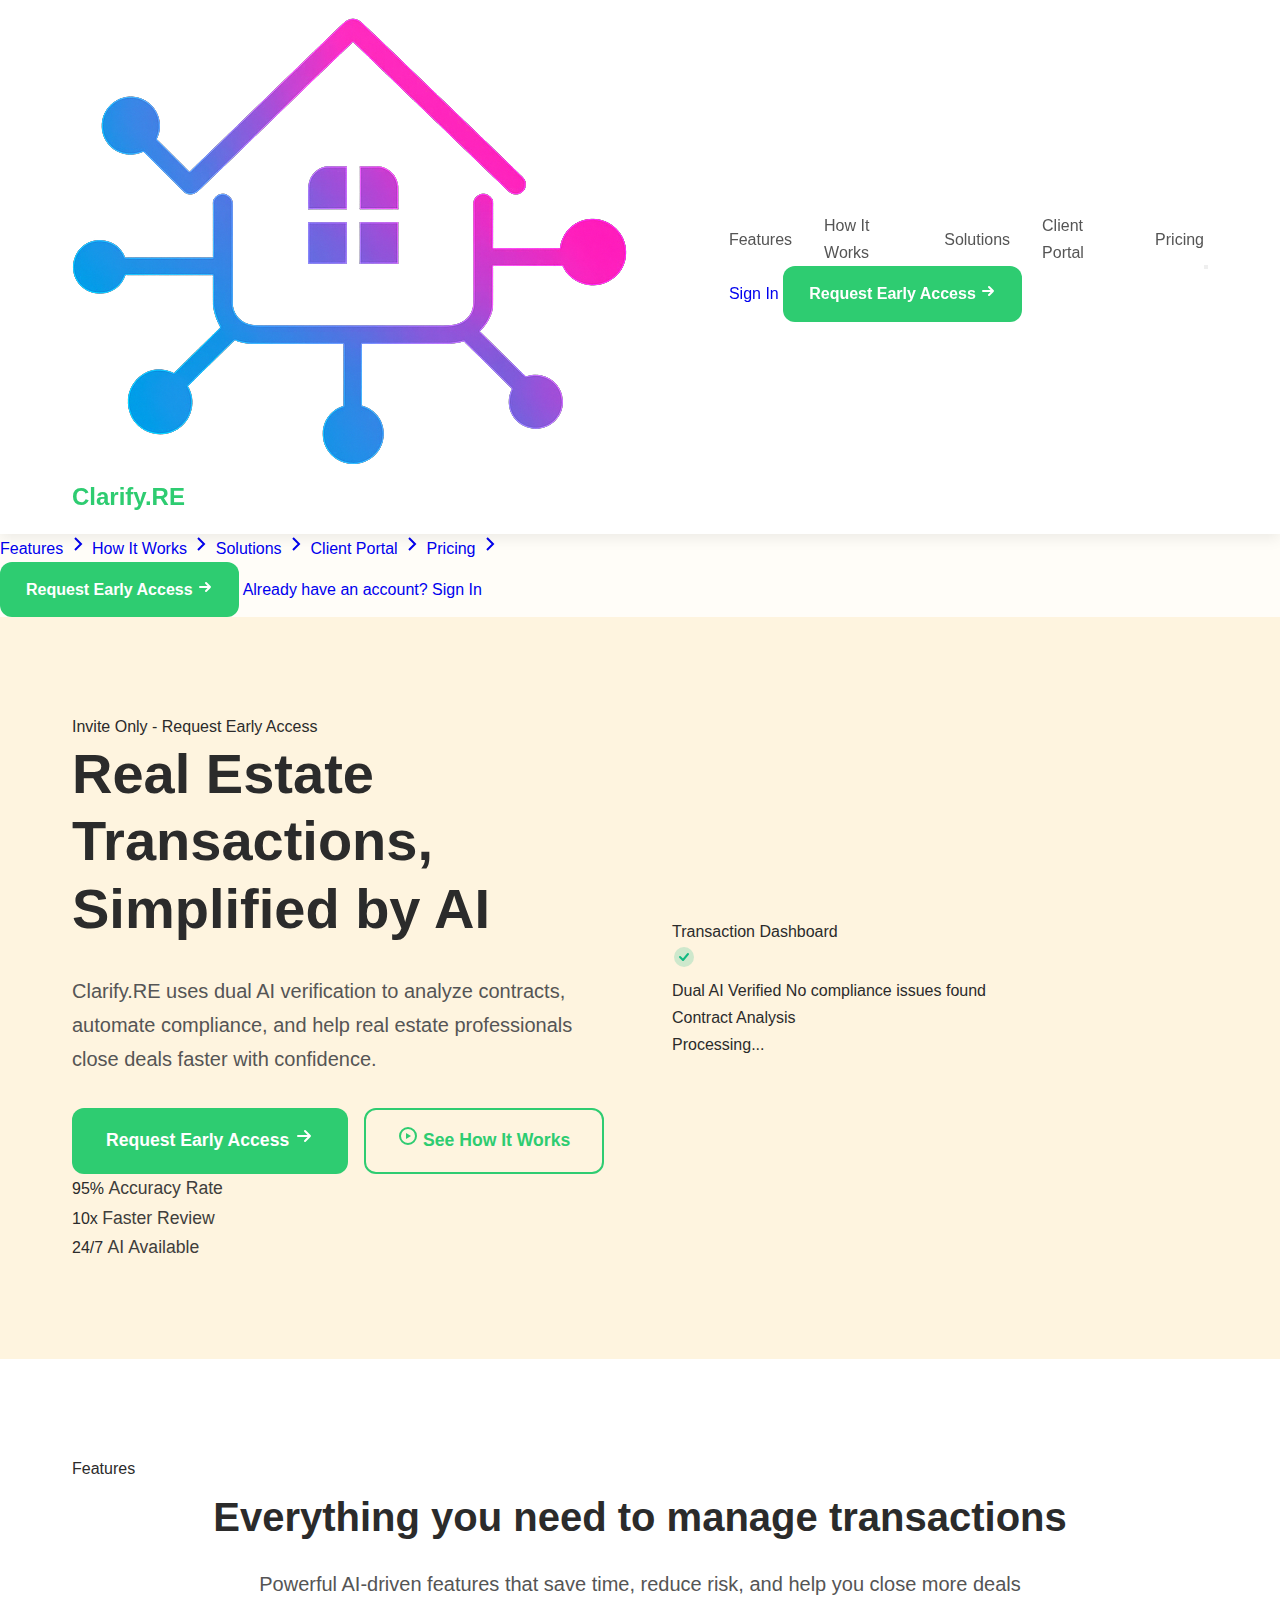
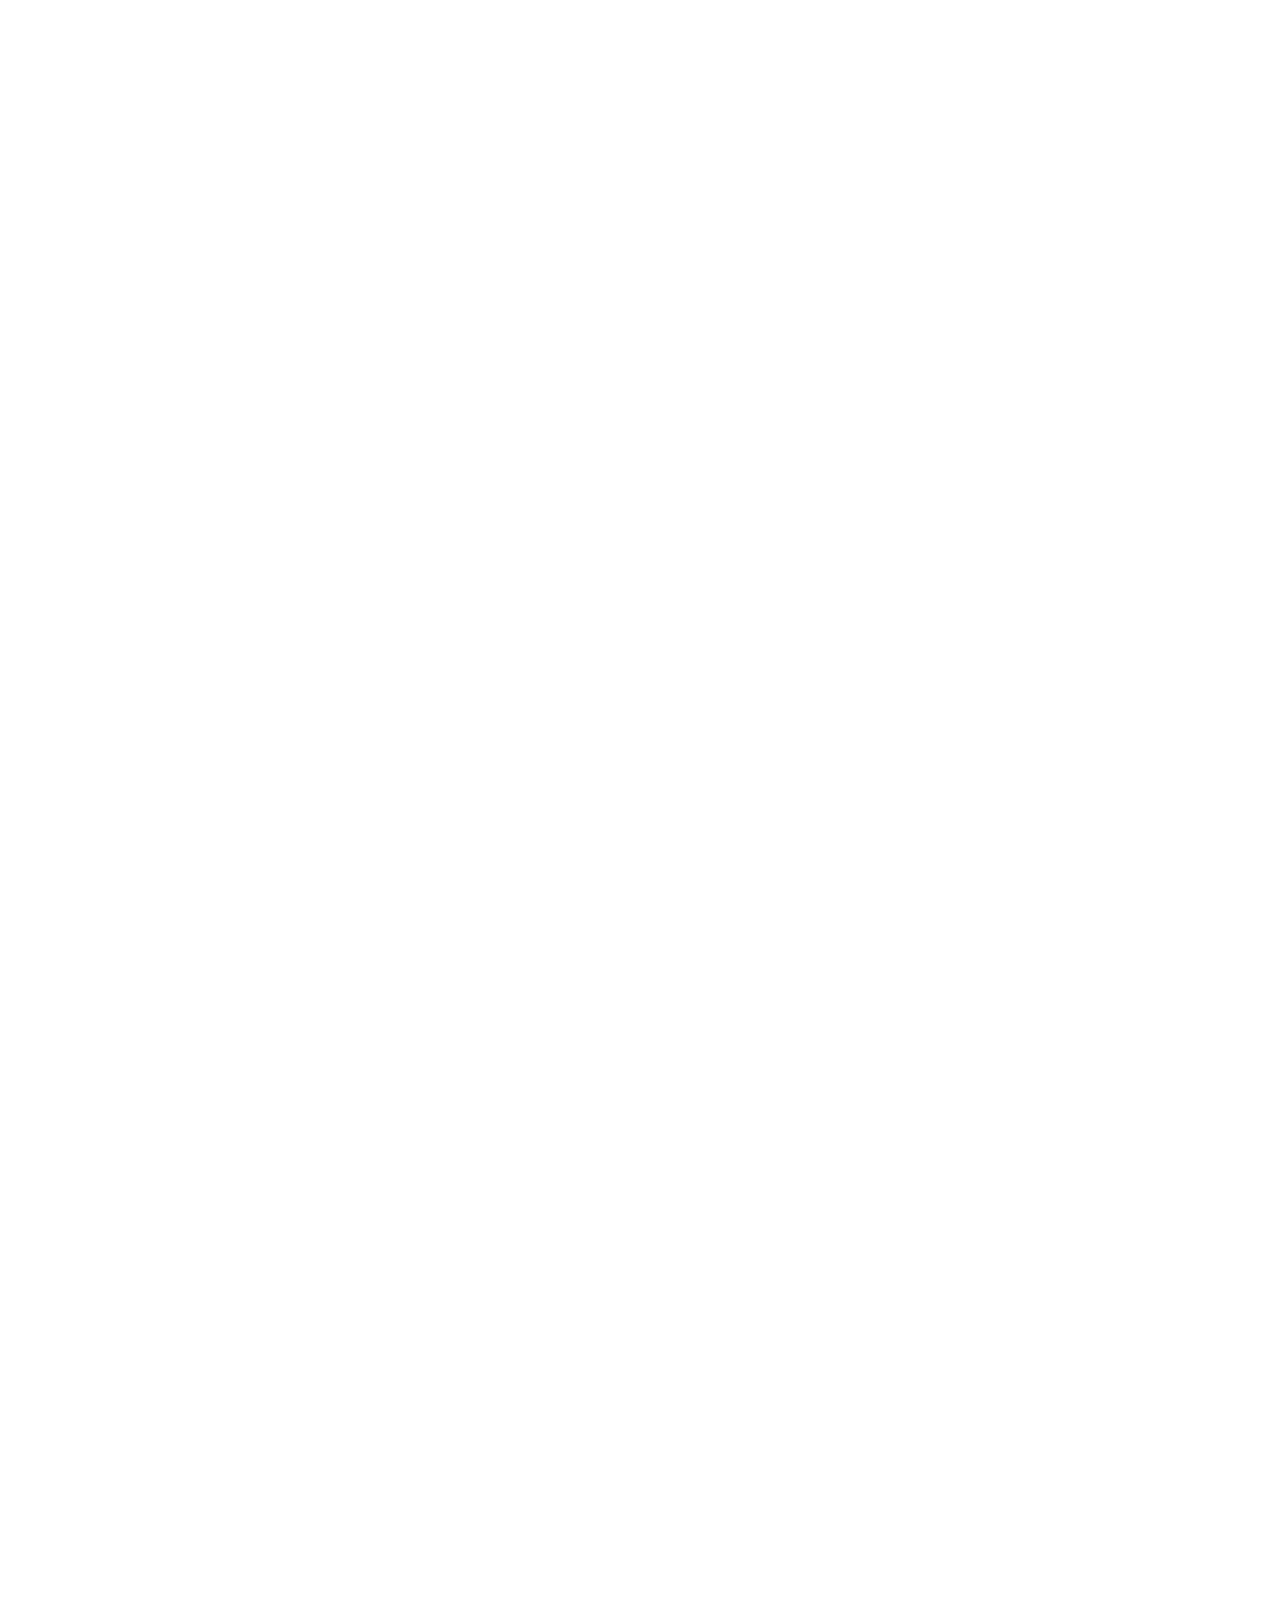
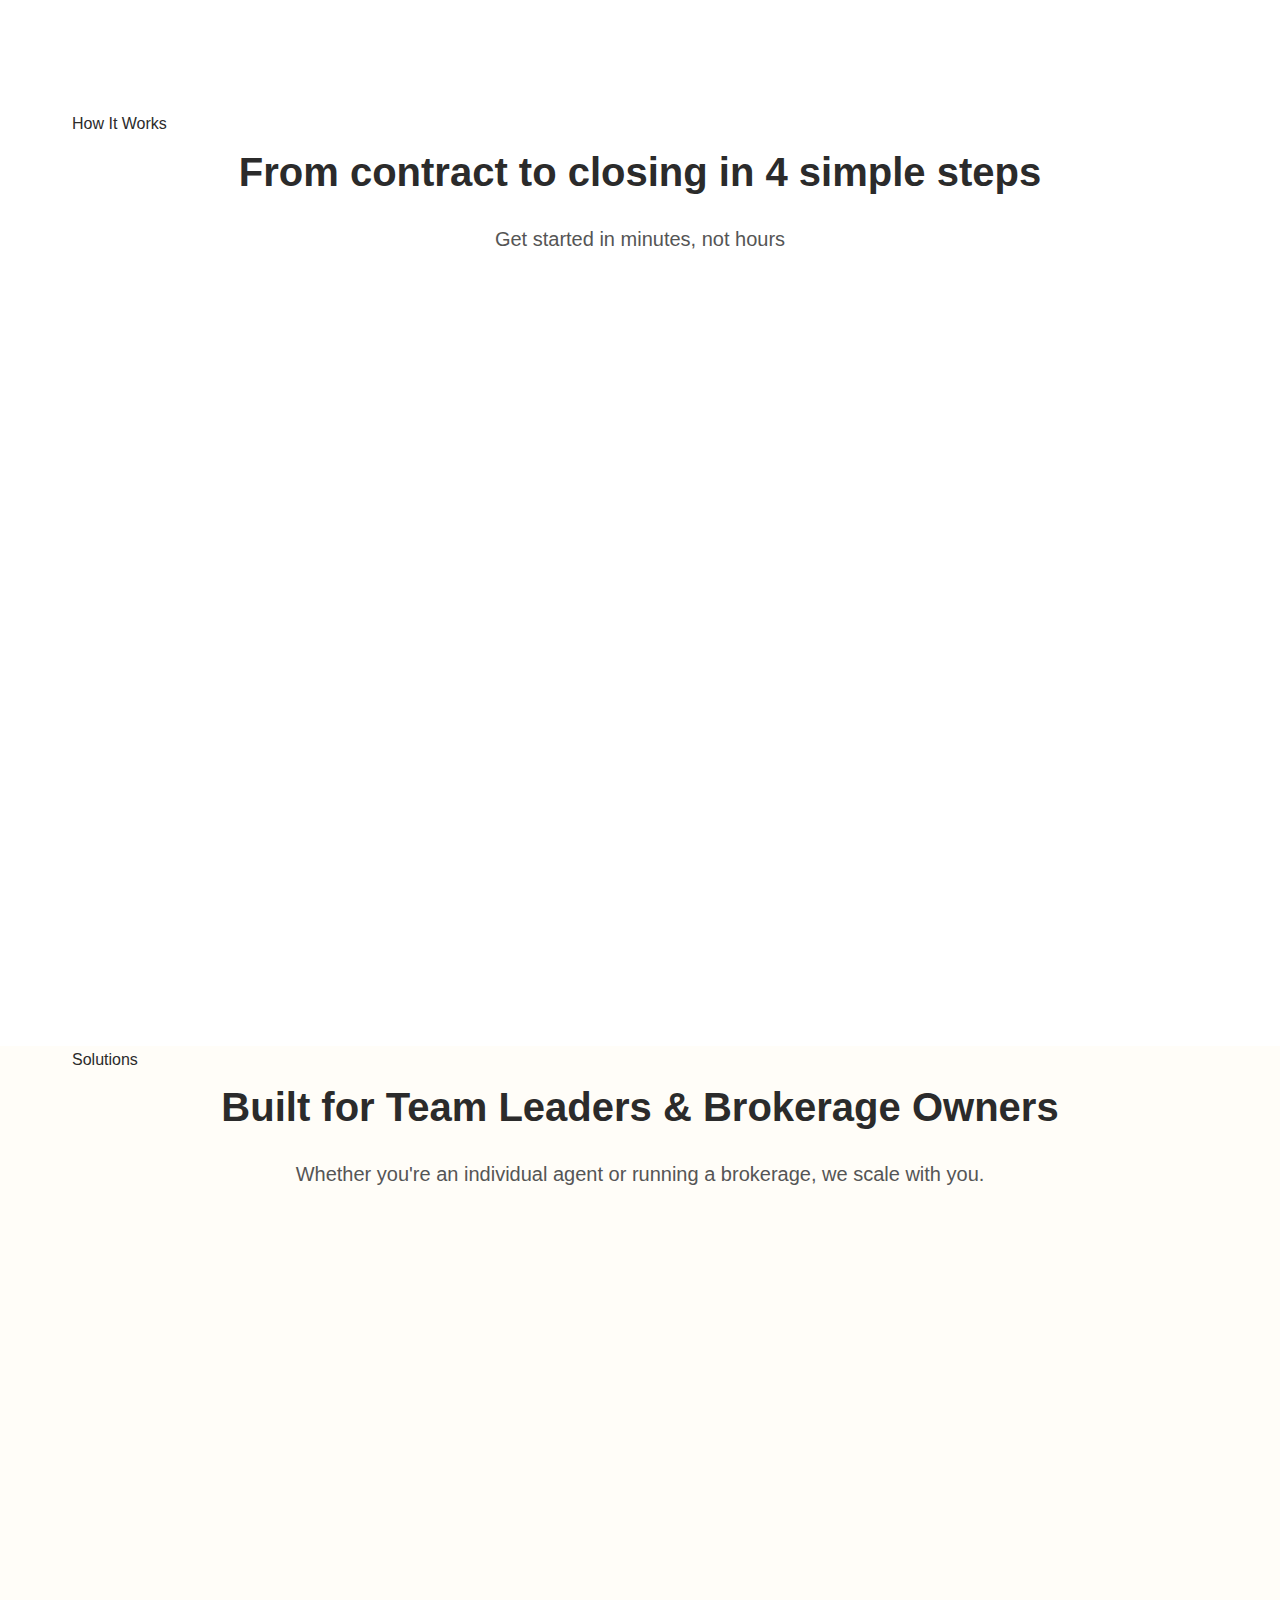
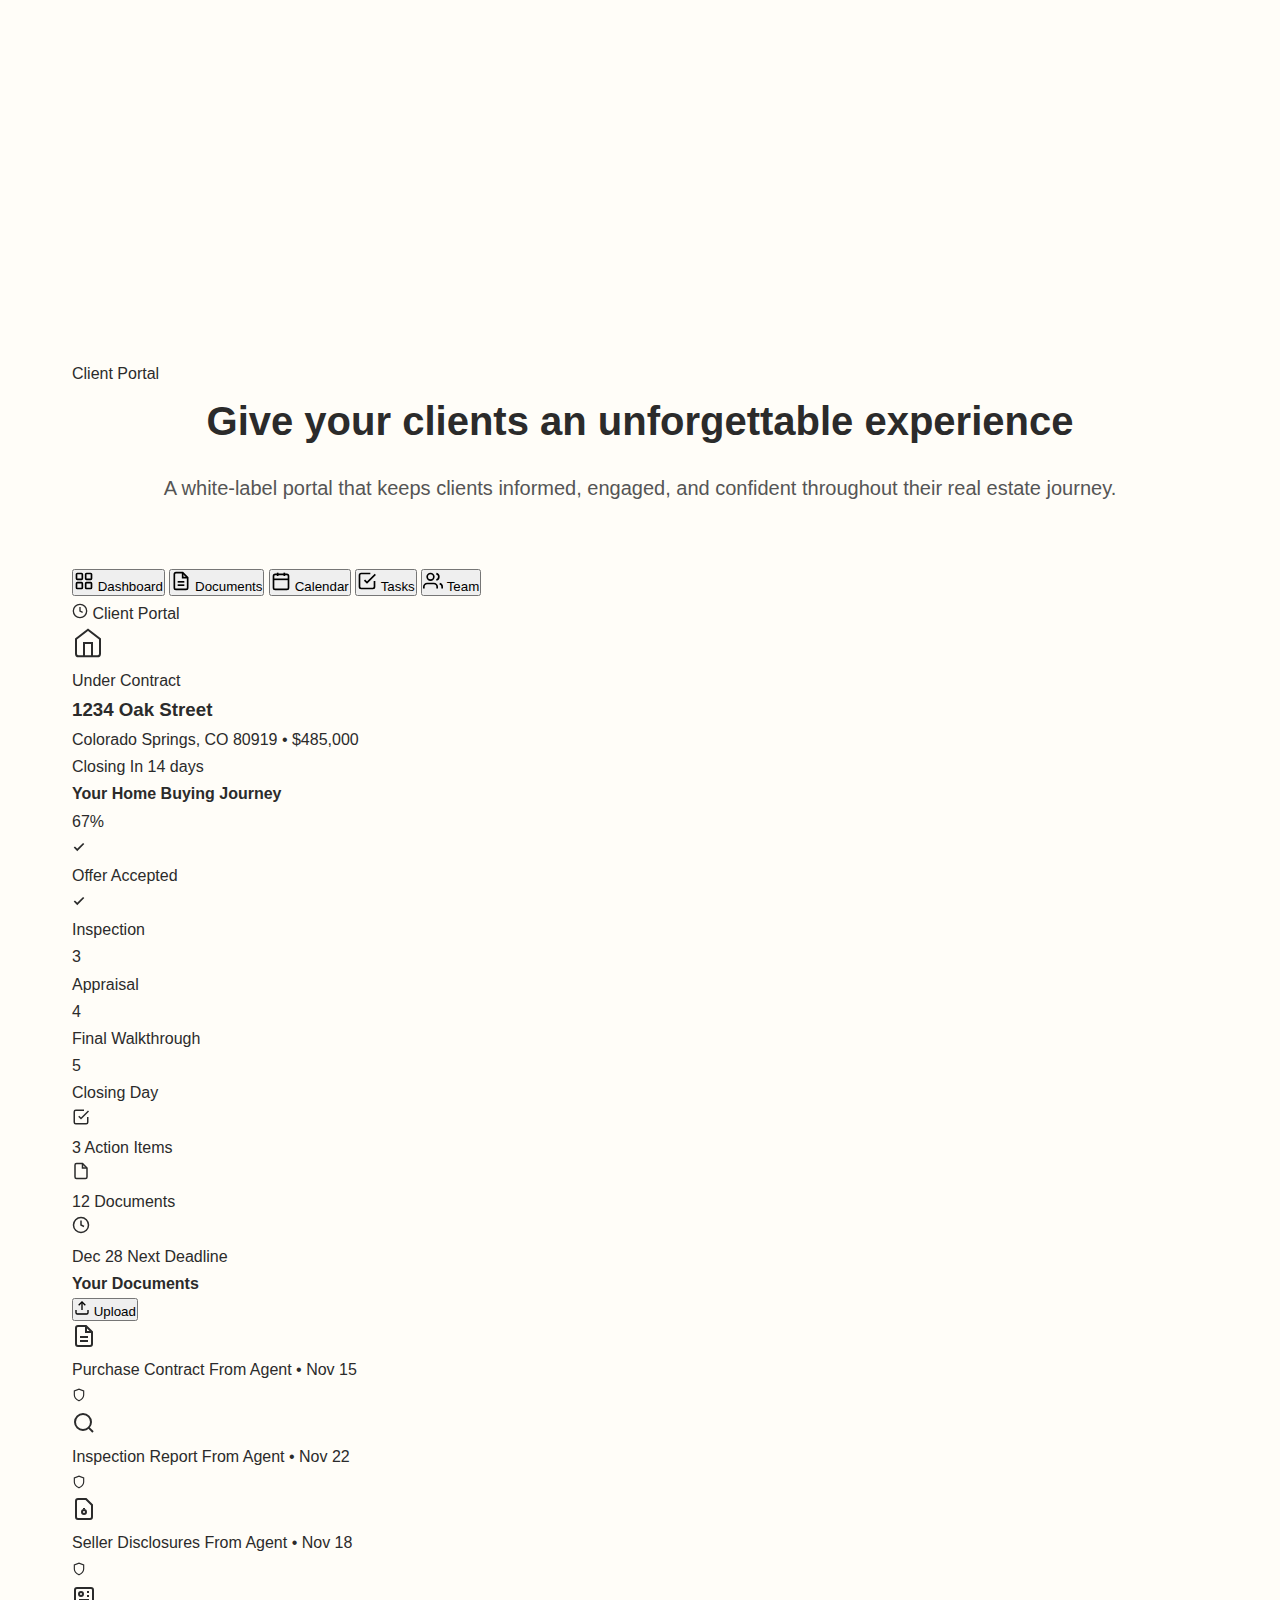
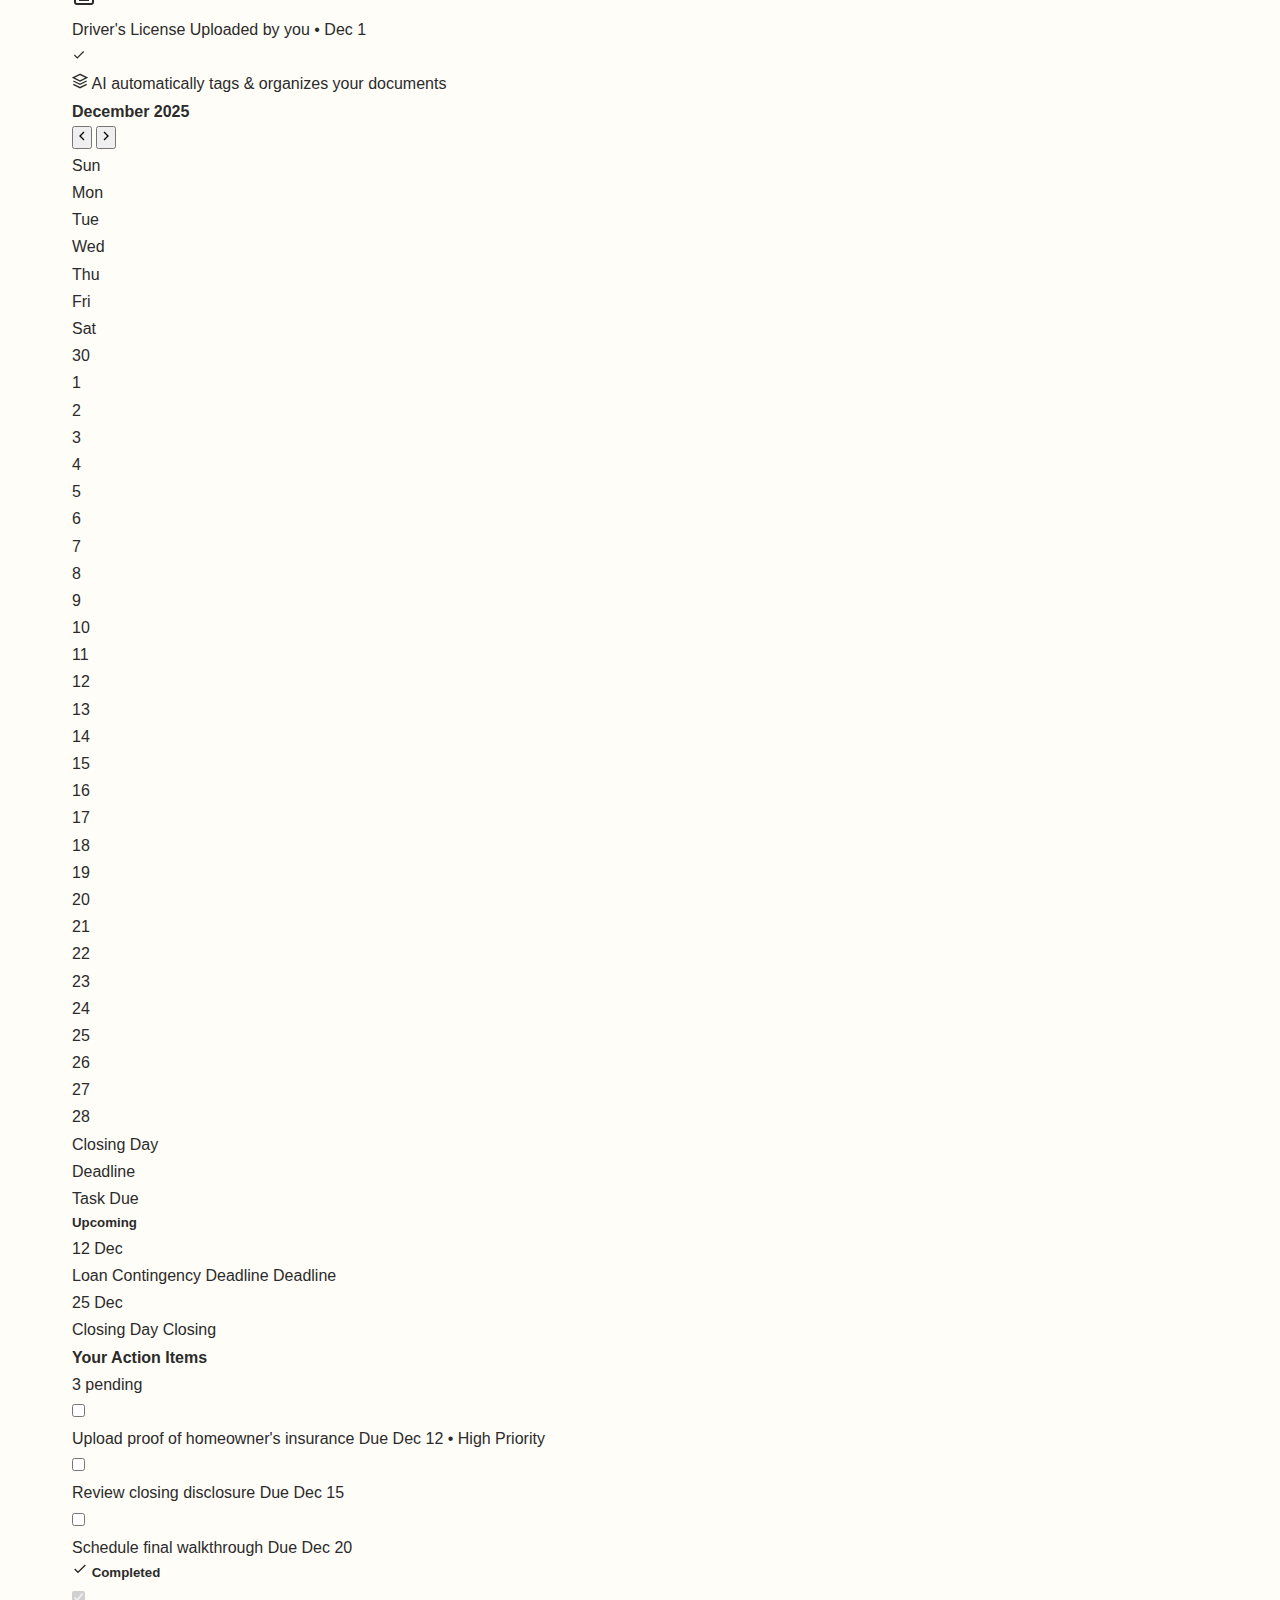
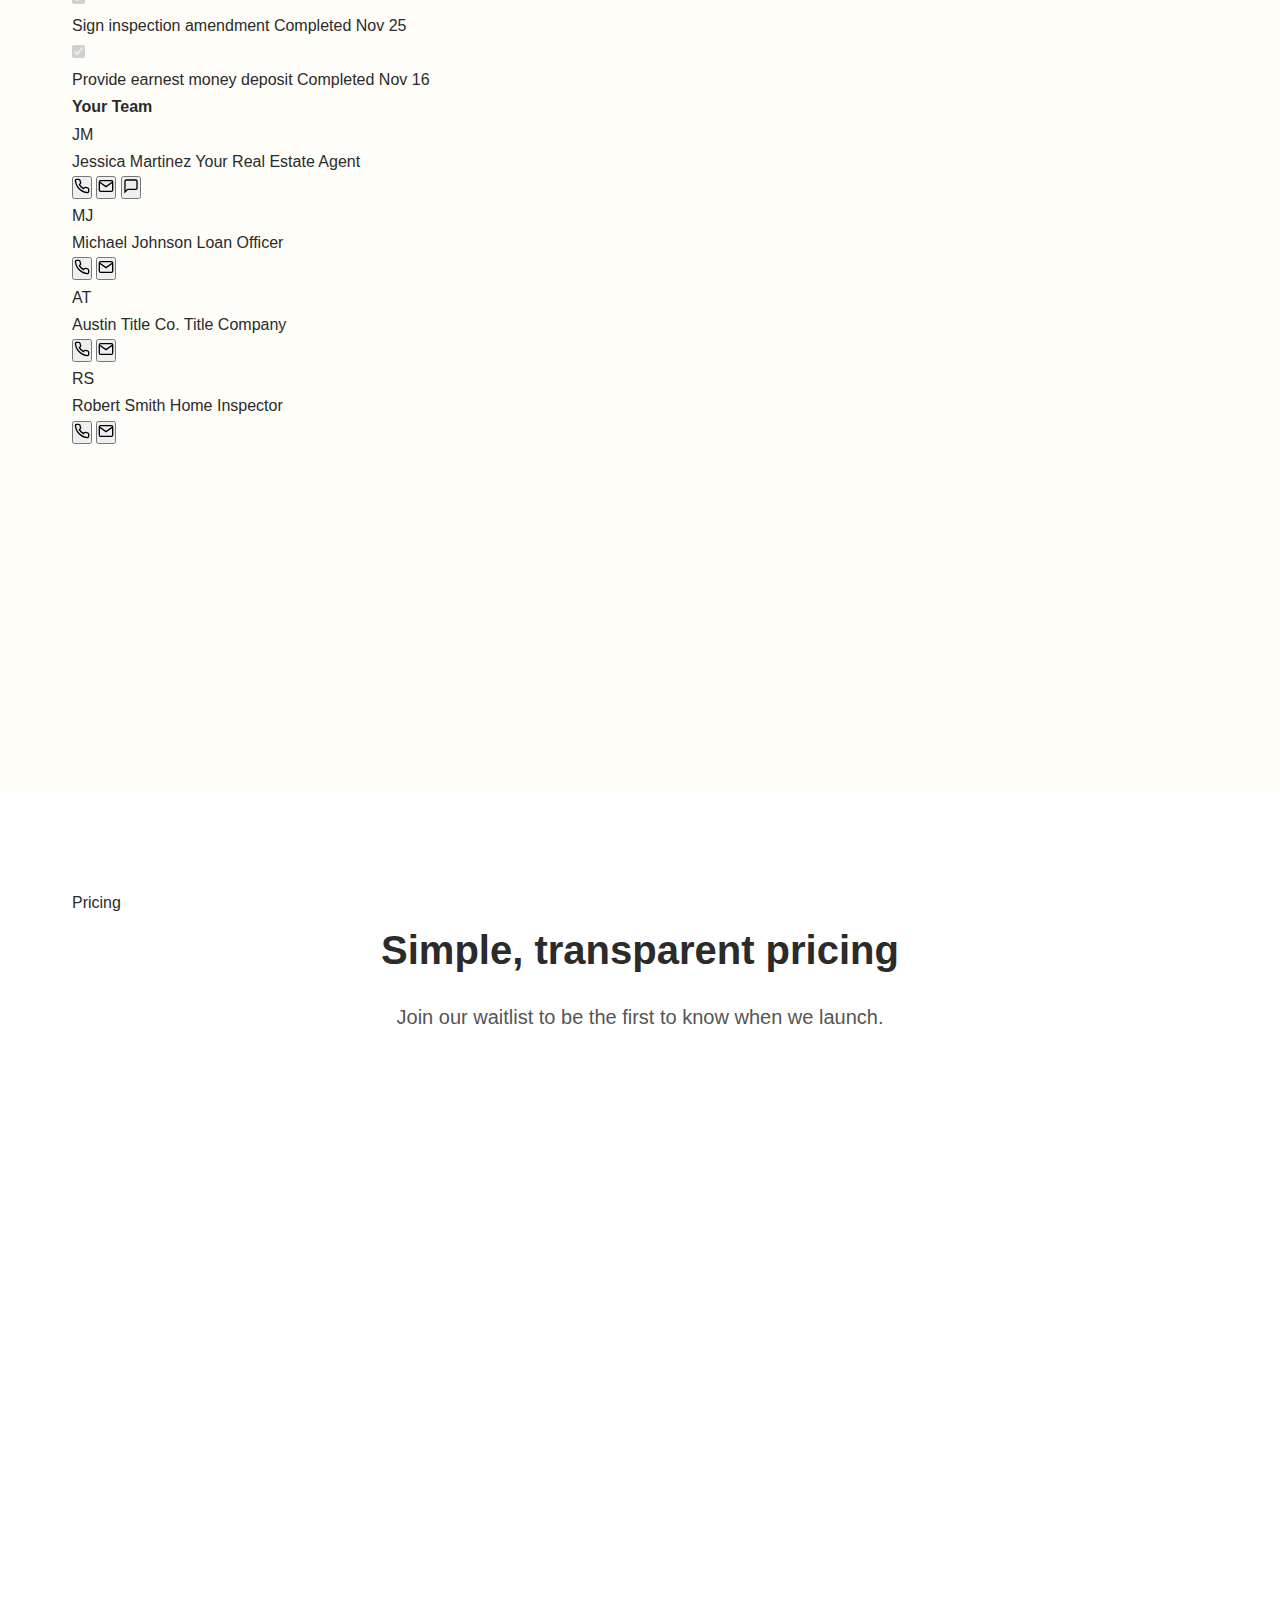
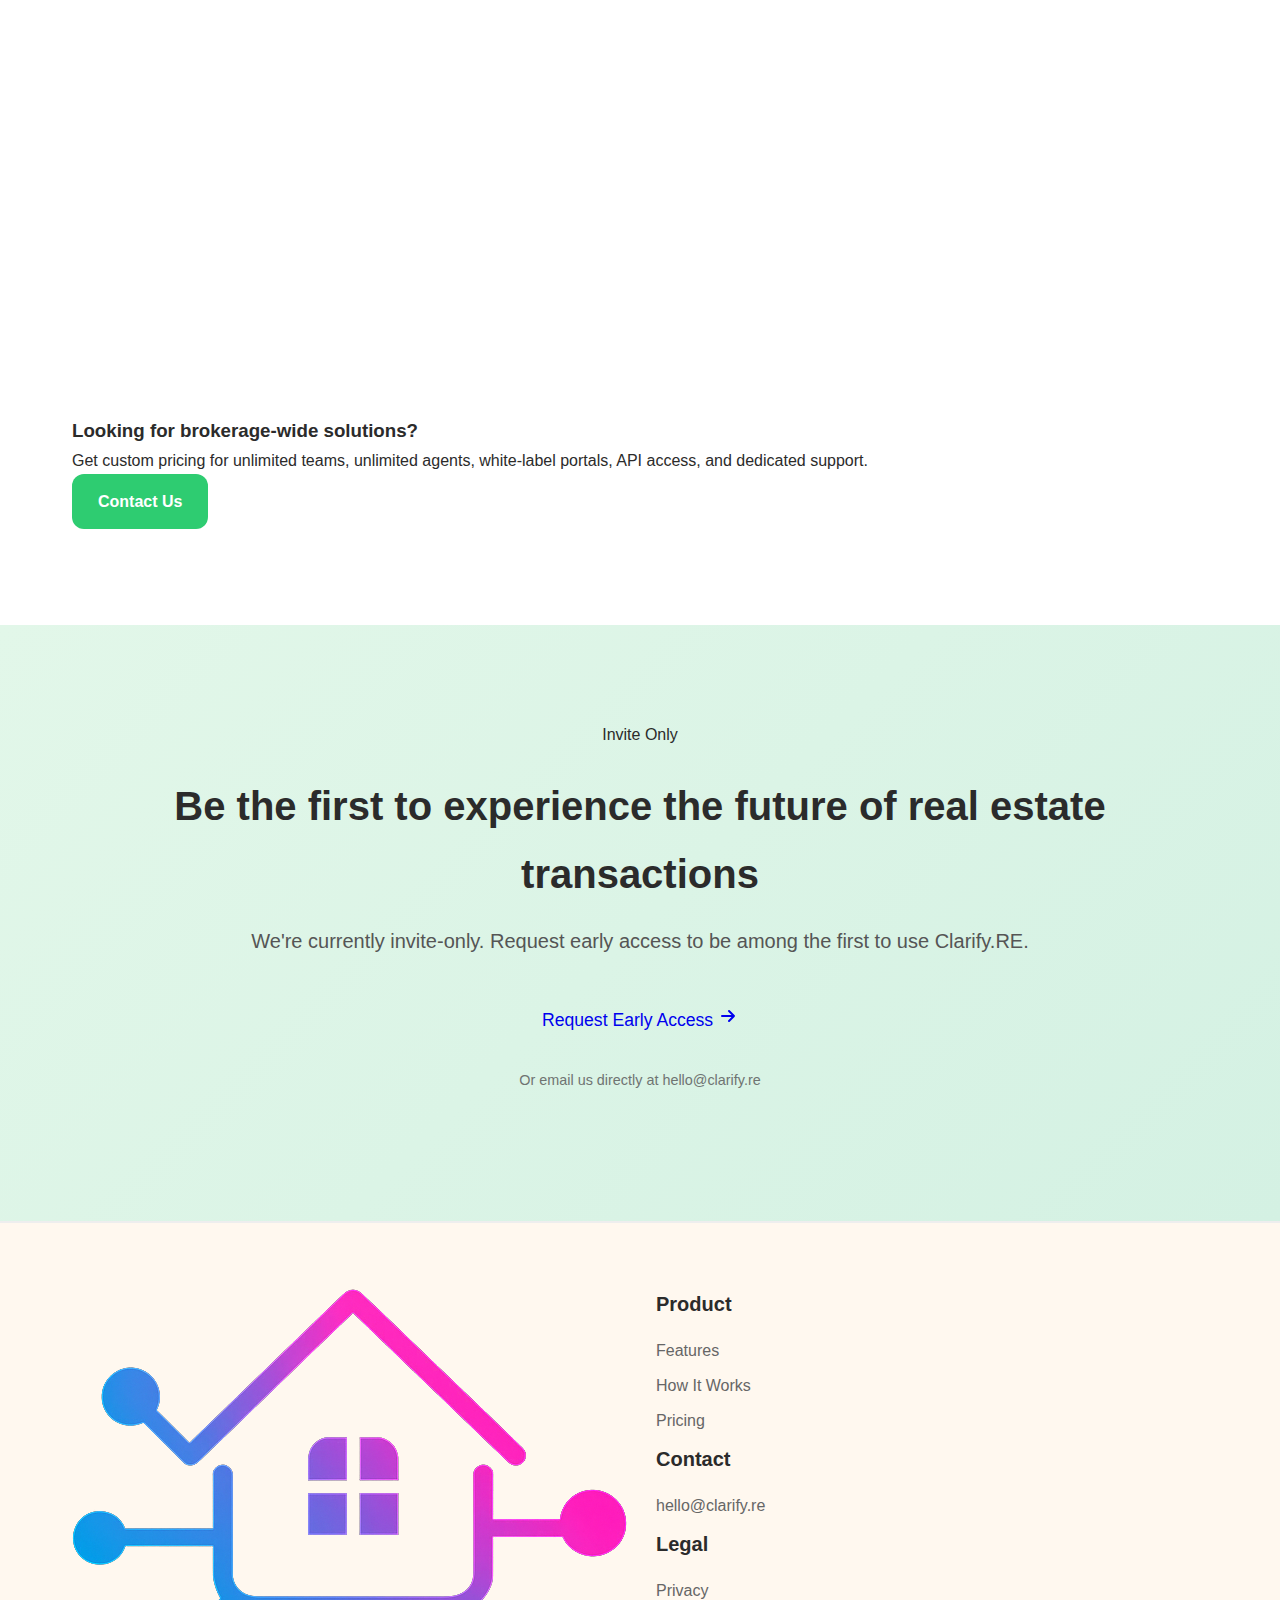
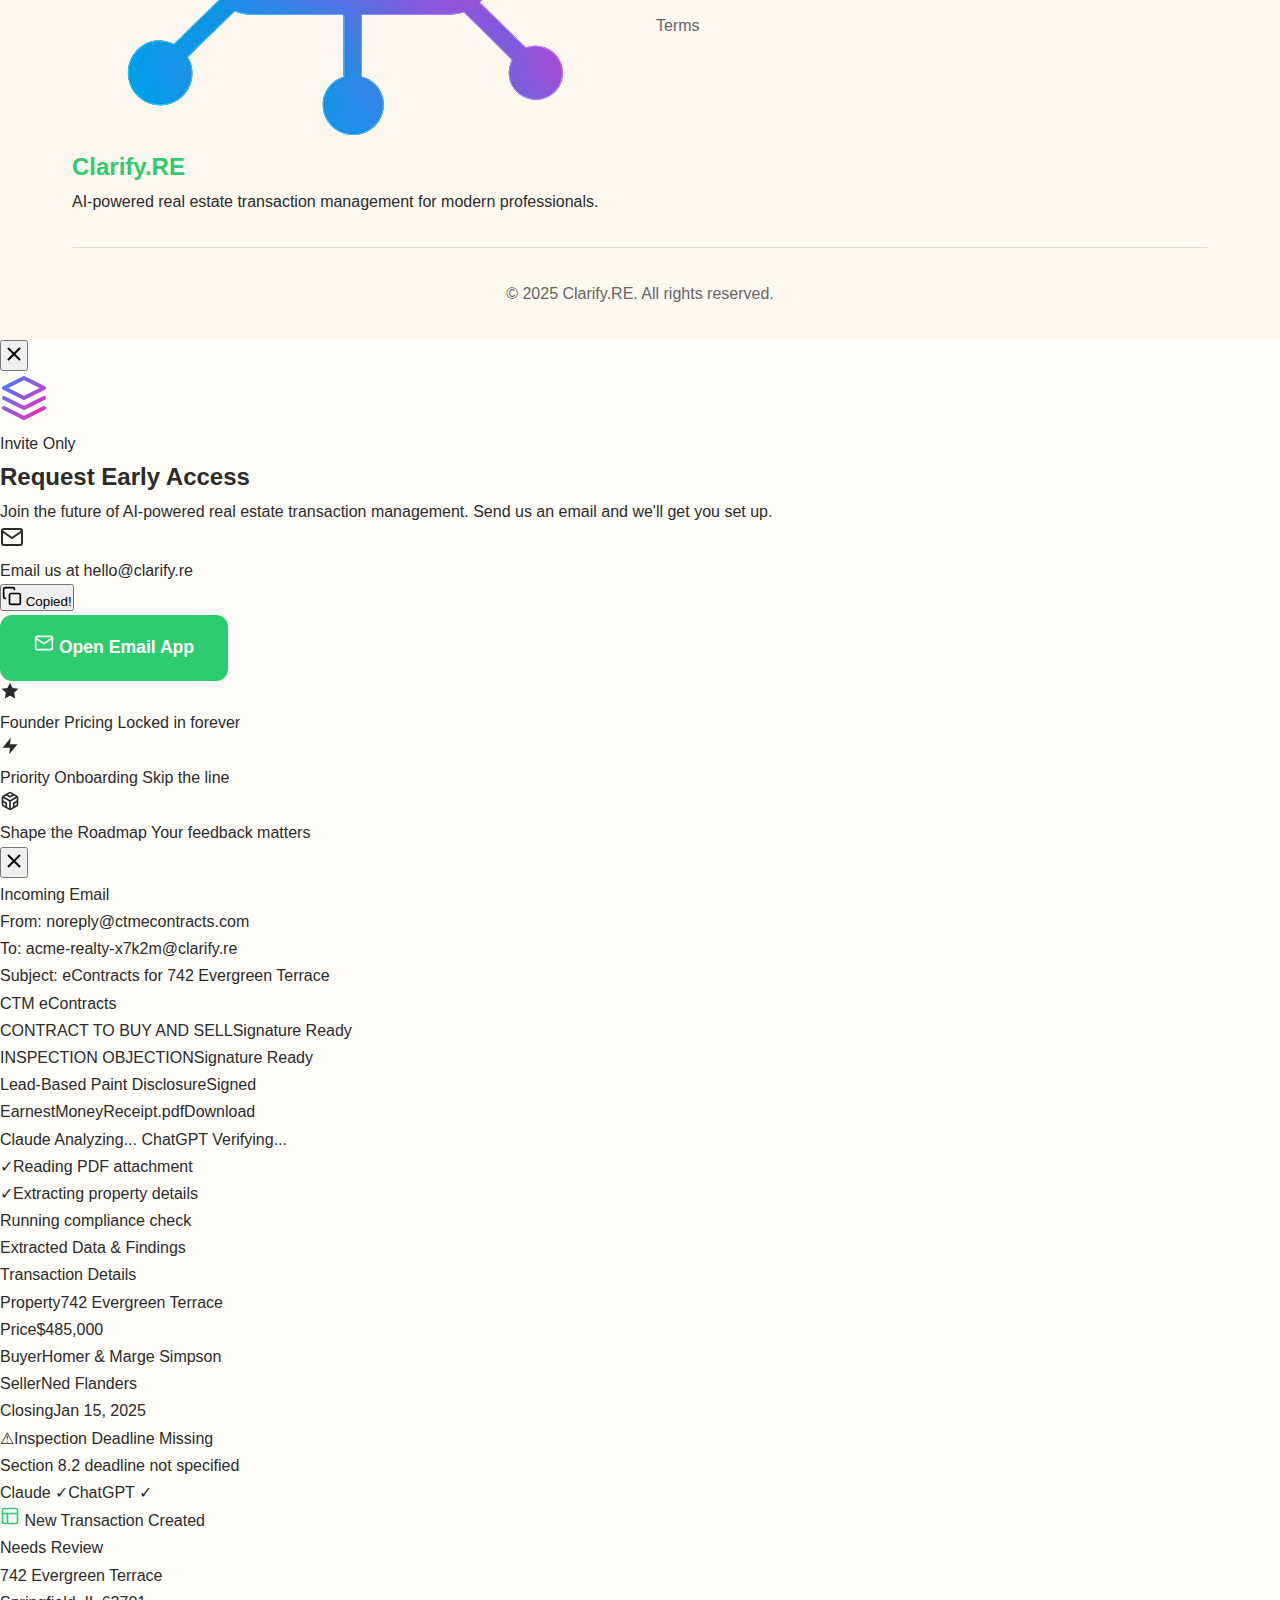
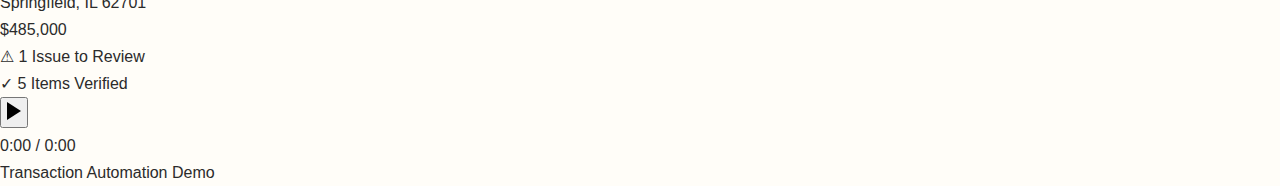
<file: index-backup.html>
<!DOCTYPE html>
<html lang="en">
<head>
    <meta charset="UTF-8">
    <meta name="viewport" content="width=device-width, initial-scale=1.0">
    <title>Clarify.RE - AI-Powered Real Estate Transaction Management | Coming Soon</title>
    <link rel="stylesheet" href="styles.css?v=22">
    <link rel="preconnect" href="https://fonts.googleapis.com">
    <link rel="preconnect" href="https://fonts.gstatic.com" crossorigin>
    <link href="https://fonts.googleapis.com/css2?family=Inter:wght@400;500;600;700;800&family=Outfit:wght@400;500;600&display=swap" rel="stylesheet">
</head>
<body>
    <!-- Navigation -->
    <nav class="navbar">
        <div class="container">
            <div class="nav-content">
                <a href="#" class="logo">
                    <img src="images/clarify-re.png" alt="Clarify.RE" class="logo-img">
                    <span class="logo-text">Clarify<span class="logo-accent">.RE</span></span>
                </a>

                <!-- Desktop Navigation -->
                <div class="nav-desktop">
                    <div class="nav-links">
                        <a href="#features">Features</a>
                        <a href="#how-it-works">How It Works</a>
                        <a href="#solutions">Solutions</a>
                        <a href="#client-portal">Client Portal</a>
                        <a href="#pricing">Pricing</a>
                    </div>
                    <div class="nav-actions">
                        <a href="https://app.clarify.re/login" class="btn-ghost">Sign In</a>
                        <a href="mailto:hello@clarify.re?subject=Waitlist%20Request" class="btn-primary">
                            Request Early Access
                            <svg width="16" height="16" viewBox="0 0 16 16" fill="none">
                                <path d="M3 8H13M13 8L9 4M13 8L9 12" stroke="currentColor" stroke-width="2" stroke-linecap="round" stroke-linejoin="round"/>
                            </svg>
                        </a>
                    </div>
                </div>

                <!-- Mobile Menu Button -->
                <button class="mobile-menu-btn" aria-label="Menu" aria-expanded="false">
                    <span class="hamburger-icon">
                        <span class="hamburger-line"></span>
                        <span class="hamburger-line"></span>
                        <span class="hamburger-line"></span>
                    </span>
                </button>
            </div>
        </div>
    </nav>

    <!-- Mobile Navigation Overlay -->
    <div class="mobile-nav" id="mobile-nav">
        <div class="mobile-nav-content">
            <nav class="mobile-nav-links">
                <a href="#features" class="mobile-nav-link">
                    <span class="mobile-nav-label">Features</span>
                    <svg width="20" height="20" viewBox="0 0 20 20" fill="none" stroke="currentColor" stroke-width="2">
                        <path d="M7 4l6 6-6 6"/>
                    </svg>
                </a>
                <a href="#how-it-works" class="mobile-nav-link">
                    <span class="mobile-nav-label">How It Works</span>
                    <svg width="20" height="20" viewBox="0 0 20 20" fill="none" stroke="currentColor" stroke-width="2">
                        <path d="M7 4l6 6-6 6"/>
                    </svg>
                </a>
                <a href="#solutions" class="mobile-nav-link">
                    <span class="mobile-nav-label">Solutions</span>
                    <svg width="20" height="20" viewBox="0 0 20 20" fill="none" stroke="currentColor" stroke-width="2">
                        <path d="M7 4l6 6-6 6"/>
                    </svg>
                </a>
                <a href="#client-portal" class="mobile-nav-link">
                    <span class="mobile-nav-label">Client Portal</span>
                    <svg width="20" height="20" viewBox="0 0 20 20" fill="none" stroke="currentColor" stroke-width="2">
                        <path d="M7 4l6 6-6 6"/>
                    </svg>
                </a>
                <a href="#pricing" class="mobile-nav-link">
                    <span class="mobile-nav-label">Pricing</span>
                    <svg width="20" height="20" viewBox="0 0 20 20" fill="none" stroke="currentColor" stroke-width="2">
                        <path d="M7 4l6 6-6 6"/>
                    </svg>
                </a>
            </nav>
            <div class="mobile-nav-actions">
                <a href="mailto:hello@clarify.re?subject=Waitlist%20Request" class="btn-primary btn-mobile-cta">
                    Request Early Access
                    <svg width="16" height="16" viewBox="0 0 16 16" fill="none">
                        <path d="M3 8H13M13 8L9 4M13 8L9 12" stroke="currentColor" stroke-width="2" stroke-linecap="round" stroke-linejoin="round"/>
                    </svg>
                </a>
                <a href="https://app.clarify.re/login" class="mobile-nav-signin">Already have an account? <span>Sign In</span></a>
            </div>
        </div>
    </div>

    <!-- Hero Section -->
    <section class="hero">
        <div class="hero-bg">
            <div class="hero-gradient"></div>
            <div class="hero-grid"></div>
        </div>
        <div class="container">
            <div class="hero-content">
                <div class="hero-badge">
                    <span class="badge-dot"></span>
                    <span>Invite Only - Request Early Access</span>
                </div>
                <h1 class="hero-title">
                    Real Estate Transactions,
                    <span class="gradient-text">Simplified by AI</span>
                </h1>
                <p class="hero-subtitle">
                    Clarify.RE uses dual AI verification to analyze contracts, automate compliance, and help real estate professionals close deals faster with confidence.
                </p>
                <div class="hero-cta">
                    <a href="mailto:hello@clarify.re?subject=Waitlist%20Request" class="btn-primary btn-large">
                        Request Early Access
                        <svg width="20" height="20" viewBox="0 0 20 20" fill="none">
                            <path d="M4 10H16M16 10L11 5M16 10L11 15" stroke="currentColor" stroke-width="2" stroke-linecap="round" stroke-linejoin="round"/>
                        </svg>
                    </a>
                    <a href="#how-it-works" class="btn-secondary btn-large">
                        <svg width="20" height="20" viewBox="0 0 20 20" fill="none">
                            <circle cx="10" cy="10" r="8" stroke="currentColor" stroke-width="2"/>
                            <path d="M8 7L13 10L8 13V7Z" fill="currentColor"/>
                        </svg>
                        See How It Works
                    </a>
                </div>
                <div class="hero-stats">
                    <div class="stat-item">
                        <span class="stat-value">95%</span>
                        <span class="stat-label">Accuracy Rate</span>
                    </div>
                    <div class="stat-divider"></div>
                    <div class="stat-item">
                        <span class="stat-value">10x</span>
                        <span class="stat-label">Faster Review</span>
                    </div>
                    <div class="stat-divider"></div>
                    <div class="stat-item">
                        <span class="stat-value">24/7</span>
                        <span class="stat-label">AI Available</span>
                    </div>
                </div>
            </div>
            <div class="hero-visual">
                <div class="hero-card hero-card-main">
                    <div class="card-header">
                        <div class="card-dots">
                            <span></span><span></span><span></span>
                        </div>
                        <span class="card-title">Transaction Dashboard</span>
                    </div>
                    <div class="card-body">
                        <div class="dashboard-preview">
                            <div class="preview-sidebar">
                                <div class="sidebar-item active"></div>
                                <div class="sidebar-item"></div>
                                <div class="sidebar-item"></div>
                                <div class="sidebar-item"></div>
                            </div>
                            <div class="preview-content">
                                <div class="preview-header"></div>
                                <div class="preview-cards">
                                    <div class="preview-card"></div>
                                    <div class="preview-card"></div>
                                    <div class="preview-card"></div>
                                </div>
                                <div class="preview-table">
                                    <div class="table-row"></div>
                                    <div class="table-row"></div>
                                    <div class="table-row"></div>
                                </div>
                            </div>
                        </div>
                    </div>
                </div>
                <div class="hero-card hero-card-float hero-card-ai">
                    <div class="ai-check">
                        <svg width="24" height="24" viewBox="0 0 24 24" fill="none">
                            <circle cx="12" cy="12" r="10" fill="#10b981" fill-opacity="0.2"/>
                            <path d="M8 12L11 15L16 9" stroke="#10b981" stroke-width="2" stroke-linecap="round" stroke-linejoin="round"/>
                        </svg>
                        <div class="ai-check-text">
                            <span class="ai-label">Dual AI Verified</span>
                            <span class="ai-status">No compliance issues found</span>
                        </div>
                    </div>
                </div>
                <div class="hero-card hero-card-float hero-card-progress">
                    <span class="progress-label">Contract Analysis</span>
                    <div class="progress-bar">
                        <div class="progress-fill"></div>
                    </div>
                    <span class="progress-value">Processing...</span>
                </div>
            </div>
        </div>
    </section>

    <!-- Trusted By Section - COMMENTED OUT FOR COMING SOON -->
    <!--
    <section class="trusted">
        <div class="container">
            <p class="trusted-label">Trusted by real estate professionals nationwide</p>
            <div class="trusted-logos">
                <div class="logo-item">Coldwell Banker</div>
                <div class="logo-item">RE/MAX</div>
                <div class="logo-item">Keller Williams</div>
                <div class="logo-item">Century 21</div>
                <div class="logo-item">Berkshire Hathaway</div>
            </div>
        </div>
    </section>
    -->

    <!-- Features Section -->
    <section id="features" class="features">
        <div class="container">
            <div class="section-header">
                <span class="section-badge">Features</span>
                <h2 class="section-title">Everything you need to manage transactions</h2>
                <p class="section-subtitle">Powerful AI-driven features that save time, reduce risk, and help you close more deals</p>
            </div>

            <div class="features-grid">
                <!-- Feature 1: Dual AI -->
                <div class="feature-card feature-card-large">
                    <div class="feature-icon feature-icon-primary">
                        <svg width="28" height="28" viewBox="0 0 28 28" fill="none">
                            <path d="M14 2L2 7L14 12L26 7L14 2Z" stroke="currentColor" stroke-width="2" stroke-linecap="round" stroke-linejoin="round"/>
                            <path d="M2 17L14 22L26 17" stroke="currentColor" stroke-width="2" stroke-linecap="round" stroke-linejoin="round"/>
                            <path d="M2 12L14 17L26 12" stroke="currentColor" stroke-width="2" stroke-linecap="round" stroke-linejoin="round"/>
                        </svg>
                    </div>
                    <h3>Dual AI Compliance Verification</h3>
                    <p>Industry-leading accuracy with cross-verification from both Claude and GPT-5.1. Only issues both AIs agree on are flagged, dramatically reducing false positives.</p>
                    <div class="feature-visual">
                        <div class="ai-comparison">
                            <div class="ai-model">
                                <span class="ai-name">Claude</span>
                                <div class="ai-bar"><div class="ai-fill" style="width: 94%"></div></div>
                            </div>
                            <div class="ai-model">
                                <span class="ai-name">GPT-5.1</span>
                                <div class="ai-bar"><div class="ai-fill" style="width: 92%"></div></div>
                            </div>
                            <div class="ai-consensus">
                                <svg width="20" height="20" viewBox="0 0 20 20" fill="none">
                                    <path d="M6 10L9 13L14 7" stroke="#10b981" stroke-width="2" stroke-linecap="round" stroke-linejoin="round"/>
                                </svg>
                                <span>Consensus Reached</span>
                            </div>
                        </div>
                    </div>
                </div>

                <!-- Feature 2: Compliance Flow Builder -->
                <div class="feature-card feature-card-video" data-video="compliance" data-audio="audio/compliance_flow.wav" data-title="Compliance Flow Demo">
                    <div class="feature-icon">
                        <svg width="24" height="24" viewBox="0 0 24 24" fill="none" stroke="currentColor" stroke-width="2">
                            <path d="M9 5H7a2 2 0 0 0-2 2v12a2 2 0 0 0 2 2h10a2 2 0 0 0 2-2V7a2 2 0 0 0-2-2h-2"/>
                            <rect x="9" y="3" width="6" height="4" rx="1"/>
                            <path d="M9 12l2 2 4-4"/>
                        </svg>
                    </div>
                    <h3>Compliance Flow Builder</h3>
                    <p>Visual Kanban board to design document workflows. Drag-and-drop milestones, set compliance checks, and automate reviews.</p>
                    <button class="play-video-btn full-width">Watch Demo</button>
                </div>

                <!-- Feature 3: Transaction Automation -->
                <div class="feature-card feature-card-video" data-video="email" data-audio="audio/email_to_transaction.wav" data-title="Transaction Automation Demo">
                    <div class="feature-icon">
                        <svg width="24" height="24" viewBox="0 0 24 24" fill="none" stroke="currentColor" stroke-width="2">
                            <path d="M4 4h16c1.1 0 2 .9 2 2v12c0 1.1-.9 2-2 2H4c-1.1 0-2-.9-2-2V6c0-1.1.9-2 2-2z"/>
                            <polyline points="22,6 12,13 2,6"/>
                        </svg>
                    </div>
                    <h3>Transaction Email Automation</h3>
                    <p>Forward contracts to your dedicated inbox. AI extracts all details and creates transactions automatically.</p>
                    <button class="play-video-btn full-width">Watch Demo</button>
                </div>

                <!-- Feature 4: Smart Playbooks -->
                <div class="feature-card feature-card-video" data-video="playbooks" data-audio="audio/playbooks.wav" data-title="Smart Playbooks Demo">
                    <div class="feature-icon">
                        <svg width="24" height="24" viewBox="0 0 24 24" fill="none" stroke="currentColor" stroke-width="2">
                            <path d="M4 19.5A2.5 2.5 0 0 1 6.5 17H20"/>
                            <path d="M6.5 2H20v20H6.5A2.5 2.5 0 0 1 4 19.5v-15A2.5 2.5 0 0 1 6.5 2z"/>
                        </svg>
                    </div>
                    <h3>Smart Playbooks</h3>
                    <p>Pre-built workflow templates with automated task scheduling. Define due dates with formulas like "closing_date - 7 days" and apply 20+ tasks instantly.</p>
                    <button class="play-video-btn full-width">Watch Demo</button>
                </div>

                <!-- Feature 5: Client Portal -->
                <div class="feature-card feature-card-video" data-video="portal" data-audio="audio/c_portal_demo.wav" data-title="Client Portal Demo">
                    <div class="feature-icon">
                        <svg width="24" height="24" viewBox="0 0 24 24" fill="none" stroke="currentColor" stroke-width="2">
                            <path d="M17 21v-2a4 4 0 0 0-4-4H5a4 4 0 0 0-4 4v2"/>
                            <circle cx="9" cy="7" r="4"/>
                            <path d="M23 21v-2a4 4 0 0 0-3-3.87"/>
                            <path d="M16 3.13a4 4 0 0 1 0 7.75"/>
                        </svg>
                    </div>
                    <h3>White-Label Client Portal</h3>
                    <p>Branded portal where clients view status, upload documents, and track their deal progress in real-time.</p>
                    <button class="play-video-btn full-width">Watch Demo</button>
                </div>

                <!-- Feature 6: Analytics -->
                <div class="feature-card feature-card-video" data-video="analytics" data-audio="audio/team-analytics.wav" data-title="Team Analytics Demo">
                    <div class="feature-icon">
                        <svg width="24" height="24" viewBox="0 0 24 24" fill="none" stroke="currentColor" stroke-width="2">
                            <line x1="18" y1="20" x2="18" y2="10"/>
                            <line x1="12" y1="20" x2="12" y2="4"/>
                            <line x1="6" y1="20" x2="6" y2="14"/>
                        </svg>
                    </div>
                    <h3>Team Analytics</h3>
                    <p>Track pipeline value, transaction trends, and agent performance with real-time dashboards. AI-generated weekly summaries highlight wins, flag at-risk deals, and recommend actions.</p>
                    <button class="play-video-btn full-width">Watch Demo</button>
                </div>
            </div>
        </div>
    </section>

    <!-- How It Works Section -->
    <section id="how-it-works" class="how-it-works">
        <div class="container">
            <div class="section-header">
                <span class="section-badge">How It Works</span>
                <h2 class="section-title">From contract to closing in 4 simple steps</h2>
                <p class="section-subtitle">Get started in minutes, not hours</p>
            </div>

            <div class="steps-container">
                <div class="steps-line"></div>

                <div class="step">
                    <div class="step-number">1</div>
                    <div class="step-content">
                        <h3>Upload Your Contract</h3>
                        <p>Drag and drop your PDF contract or forward it via email. Our AI begins analyzing immediately.</p>
                    </div>
                </div>

                <div class="step">
                    <div class="step-number">2</div>
                    <div class="step-content">
                        <h3>AI Analyzes & Extracts</h3>
                        <p>Both Claude and GPT-4 independently analyze your contract, extracting details and checking compliance.</p>
                    </div>
                </div>

                <div class="step">
                    <div class="step-number">3</div>
                    <div class="step-content">
                        <h3>Review & Resolve</h3>
                        <p>See only high-confidence issues both AIs agree on. Review with pinpoint accuracy and resolve quickly.</p>
                    </div>
                </div>

                <div class="step">
                    <div class="step-number">4</div>
                    <div class="step-content">
                        <h3>Track to Closing</h3>
                        <p>Monitor deadlines, manage documents, and communicate with clients until the transaction closes.</p>
                    </div>
                </div>
            </div>
        </div>
    </section>

    <!-- Solutions Section -->
    <section id="solutions" class="solutions">
        <div class="container">
            <div class="section-header">
                <span class="section-badge">Solutions</span>
                <h2 class="section-title">Built for Team Leaders & Brokerage Owners</h2>
                <p class="section-subtitle">Whether you're an individual agent or running a brokerage, we scale with you.</p>
            </div>

            <div class="solutions-grid">
                <div class="solution-card solution-card-video" data-video="agents" data-audio="audio/agents_learn_more.wav" data-title="For Agents - See How It Works">
                    <div class="solution-icon">
                        <svg width="32" height="32" viewBox="0 0 32 32" fill="none" stroke="currentColor" stroke-width="2">
                            <circle cx="16" cy="10" r="6"/>
                            <path d="M6 28v-2a8 8 0 0 1 8-8h4a8 8 0 0 1 8 8v2"/>
                        </svg>
                    </div>
                    <h3>For Agents</h3>
                    <p>Focus on closing deals, not paperwork. Let AI handle contract review while you build client relationships.</p>
                    <ul class="solution-features">
                        <li>Instant contract risk analysis</li>
                        <li>Automated deadline reminders</li>
                        <li>Branded client portal</li>
                        <li>Mobile-friendly dashboard</li>
                    </ul>
                    <button class="play-video-btn solution-learn-more">Learn More</button>
                </div>

                <div class="solution-card solution-card-video" data-video="tc" data-audio="audio/tc_learn_more.wav" data-title="For Transaction Coordinators - See How It Works">
                    <div class="solution-icon">
                        <svg width="32" height="32" viewBox="0 0 32 32" fill="none" stroke="currentColor" stroke-width="2">
                            <rect x="4" y="4" width="24" height="24" rx="2"/>
                            <path d="M4 12h24"/>
                            <path d="M10 4v8"/>
                            <path d="M16 12v16"/>
                            <path d="M10 20h12"/>
                        </svg>
                    </div>
                    <h3>For Transaction Coordinators</h3>
                    <p>Manage dozens of transactions effortlessly. Automated workflows and smart checklists keep everything on track.</p>
                    <ul class="solution-features">
                        <li>Multi-agent transaction management</li>
                        <li>Smart playbooks with auto-scheduling</li>
                        <li>Bulk document processing</li>
                        <li>Commission tracking & reporting</li>
                    </ul>
                    <button class="play-video-btn solution-learn-more">Learn More</button>
                </div>

                <div class="solution-card solution-card-video" data-video="brokerage" data-audio="audio/brokerage_learn_more.wav" data-title="For Team Leaders & Brokerage Owners - See How It Works">
                    <div class="solution-icon">
                        <svg width="32" height="32" viewBox="0 0 32 32" fill="none" stroke="currentColor" stroke-width="2">
                            <path d="M4 28V10l12-6 12 6v18"/>
                            <path d="M4 28h24"/>
                            <rect x="10" y="16" width="5" height="12"/>
                            <rect x="17" y="16" width="5" height="12"/>
                            <circle cx="16" cy="10" r="2"/>
                        </svg>
                    </div>
                    <h3>For Team Leaders & Brokerage Owners</h3>
                    <p>Complete visibility into your entire operation. Reduce risk, ensure compliance, and scale with confidence.</p>
                    <ul class="solution-features">
                        <li>Real-time pipeline analytics</li>
                        <li>Agent performance dashboards</li>
                        <li>Custom compliance workflows</li>
                        <li>White-label client experience</li>
                    </ul>
                    <button class="play-video-btn solution-learn-more">Learn More</button>
                </div>
            </div>
        </div>
    </section>

    <!-- Client Portal Section -->
    <section id="client-portal" class="client-portal">
        <div class="container">
            <div class="section-header">
                <span class="section-badge">Client Portal</span>
                <h2 class="section-title">Give your clients an unforgettable experience</h2>
                <p class="section-subtitle">A white-label portal that keeps clients informed, engaged, and confident throughout their real estate journey.</p>
            </div>

            <!-- Interactive Demo -->
            <div class="portal-demo">
                <!-- Demo Navigation -->
                <div class="portal-nav">
                    <button class="portal-nav-btn active" data-tab="dashboard">
                        <svg width="20" height="20" viewBox="0 0 24 24" fill="none" stroke="currentColor" stroke-width="2">
                            <rect x="3" y="3" width="7" height="7" rx="1"/>
                            <rect x="14" y="3" width="7" height="7" rx="1"/>
                            <rect x="3" y="14" width="7" height="7" rx="1"/>
                            <rect x="14" y="14" width="7" height="7" rx="1"/>
                        </svg>
                        <span>Dashboard</span>
                    </button>
                    <button class="portal-nav-btn" data-tab="documents">
                        <svg width="20" height="20" viewBox="0 0 24 24" fill="none" stroke="currentColor" stroke-width="2">
                            <path d="M14 2H6a2 2 0 0 0-2 2v16a2 2 0 0 0 2 2h12a2 2 0 0 0 2-2V8z"/>
                            <polyline points="14 2 14 8 20 8"/>
                            <line x1="16" y1="13" x2="8" y2="13"/>
                            <line x1="16" y1="17" x2="8" y2="17"/>
                        </svg>
                        <span>Documents</span>
                    </button>
                    <button class="portal-nav-btn" data-tab="calendar">
                        <svg width="20" height="20" viewBox="0 0 24 24" fill="none" stroke="currentColor" stroke-width="2">
                            <rect x="3" y="4" width="18" height="18" rx="2" ry="2"/>
                            <line x1="16" y1="2" x2="16" y2="6"/>
                            <line x1="8" y1="2" x2="8" y2="6"/>
                            <line x1="3" y1="10" x2="21" y2="10"/>
                        </svg>
                        <span>Calendar</span>
                    </button>
                    <button class="portal-nav-btn" data-tab="tasks">
                        <svg width="20" height="20" viewBox="0 0 24 24" fill="none" stroke="currentColor" stroke-width="2">
                            <path d="M9 11l3 3L22 4"/>
                            <path d="M21 12v7a2 2 0 0 1-2 2H5a2 2 0 0 1-2-2V5a2 2 0 0 1 2-2h11"/>
                        </svg>
                        <span>Tasks</span>
                    </button>
                    <button class="portal-nav-btn" data-tab="team">
                        <svg width="20" height="20" viewBox="0 0 24 24" fill="none" stroke="currentColor" stroke-width="2">
                            <path d="M17 21v-2a4 4 0 0 0-4-4H5a4 4 0 0 0-4 4v2"/>
                            <circle cx="9" cy="7" r="4"/>
                            <path d="M23 21v-2a4 4 0 0 0-3-3.87"/>
                            <path d="M16 3.13a4 4 0 0 1 0 7.75"/>
                        </svg>
                        <span>Team</span>
                    </button>
                </div>

                <!-- Demo Window -->
                <div class="portal-window">
                    <div class="portal-window-header">
                        <div class="portal-window-dots">
                            <span></span><span></span><span></span>
                        </div>
                        <div class="portal-window-title">
                            <svg width="16" height="16" viewBox="0 0 24 24" fill="none" stroke="currentColor" stroke-width="2">
                                <circle cx="12" cy="12" r="10"/>
                                <path d="M12 6v6l4 2"/>
                            </svg>
                            <span>Client Portal</span>
                        </div>
                    </div>

                    <!-- Dashboard Tab -->
                    <div class="portal-tab active" id="portal-dashboard">
                        <div class="portal-dashboard">
                            <!-- Property Header -->
                            <div class="portal-property-header">
                                <div class="portal-property-img">
                                    <div class="portal-property-placeholder">
                                        <svg width="32" height="32" viewBox="0 0 24 24" fill="none" stroke="currentColor" stroke-width="1.5">
                                            <path d="M3 9l9-7 9 7v11a2 2 0 0 1-2 2H5a2 2 0 0 1-2-2z"/>
                                            <polyline points="9 22 9 12 15 12 15 22"/>
                                        </svg>
                                    </div>
                                </div>
                                <div class="portal-property-info">
                                    <div class="portal-property-status">
                                        <span class="status-badge status-active">Under Contract</span>
                                    </div>
                                    <h3 class="portal-property-address">1234 Oak Street</h3>
                                    <p class="portal-property-details">Colorado Springs, CO 80919 • $485,000</p>
                                </div>
                                <div class="portal-property-closing">
                                    <span class="closing-label">Closing In</span>
                                    <span class="closing-days">14 days</span>
                                </div>
                            </div>

                            <!-- Progress Section -->
                            <div class="portal-progress-section">
                                <div class="portal-progress-header">
                                    <h4>Your Home Buying Journey</h4>
                                    <span class="progress-percentage">67%</span>
                                </div>
                                <div class="portal-progress-bar">
                                    <div class="portal-progress-fill" style="width: 67%"></div>
                                </div>
                                <div class="portal-milestones">
                                    <div class="milestone completed">
                                        <div class="milestone-icon">
                                            <svg width="14" height="14" viewBox="0 0 24 24" fill="none" stroke="currentColor" stroke-width="3">
                                                <polyline points="20 6 9 17 4 12"/>
                                            </svg>
                                        </div>
                                        <span>Offer Accepted</span>
                                    </div>
                                    <div class="milestone completed">
                                        <div class="milestone-icon">
                                            <svg width="14" height="14" viewBox="0 0 24 24" fill="none" stroke="currentColor" stroke-width="3">
                                                <polyline points="20 6 9 17 4 12"/>
                                            </svg>
                                        </div>
                                        <span>Inspection</span>
                                    </div>
                                    <div class="milestone active">
                                        <div class="milestone-icon">
                                            <span class="milestone-number">3</span>
                                        </div>
                                        <span>Appraisal</span>
                                    </div>
                                    <div class="milestone">
                                        <div class="milestone-icon">
                                            <span class="milestone-number">4</span>
                                        </div>
                                        <span>Final Walkthrough</span>
                                    </div>
                                    <div class="milestone">
                                        <div class="milestone-icon">
                                            <span class="milestone-number">5</span>
                                        </div>
                                        <span>Closing Day</span>
                                    </div>
                                </div>
                            </div>

                            <!-- Quick Stats -->
                            <div class="portal-quick-stats">
                                <div class="quick-stat">
                                    <div class="quick-stat-icon quick-stat-tasks">
                                        <svg width="18" height="18" viewBox="0 0 24 24" fill="none" stroke="currentColor" stroke-width="2">
                                            <path d="M9 11l3 3L22 4"/>
                                            <path d="M21 12v7a2 2 0 0 1-2 2H5a2 2 0 0 1-2-2V5a2 2 0 0 1 2-2h11"/>
                                        </svg>
                                    </div>
                                    <div class="quick-stat-content">
                                        <span class="quick-stat-value">3</span>
                                        <span class="quick-stat-label">Action Items</span>
                                    </div>
                                </div>
                                <div class="quick-stat">
                                    <div class="quick-stat-icon quick-stat-docs">
                                        <svg width="18" height="18" viewBox="0 0 24 24" fill="none" stroke="currentColor" stroke-width="2">
                                            <path d="M14 2H6a2 2 0 0 0-2 2v16a2 2 0 0 0 2 2h12a2 2 0 0 0 2-2V8z"/>
                                            <polyline points="14 2 14 8 20 8"/>
                                        </svg>
                                    </div>
                                    <div class="quick-stat-content">
                                        <span class="quick-stat-value">12</span>
                                        <span class="quick-stat-label">Documents</span>
                                    </div>
                                </div>
                                <div class="quick-stat">
                                    <div class="quick-stat-icon quick-stat-deadline">
                                        <svg width="18" height="18" viewBox="0 0 24 24" fill="none" stroke="currentColor" stroke-width="2">
                                            <circle cx="12" cy="12" r="10"/>
                                            <polyline points="12 6 12 12 16 14"/>
                                        </svg>
                                    </div>
                                    <div class="quick-stat-content">
                                        <span class="quick-stat-value">Dec 28</span>
                                        <span class="quick-stat-label">Next Deadline</span>
                                    </div>
                                </div>
                            </div>
                        </div>
                    </div>

                    <!-- Documents Tab -->
                    <div class="portal-tab" id="portal-documents">
                        <div class="portal-documents">
                            <div class="portal-docs-header">
                                <h4>Your Documents</h4>
                                <button class="portal-upload-btn">
                                    <svg width="16" height="16" viewBox="0 0 24 24" fill="none" stroke="currentColor" stroke-width="2">
                                        <path d="M21 15v4a2 2 0 0 1-2 2H5a2 2 0 0 1-2-2v-4"/>
                                        <polyline points="17 8 12 3 7 8"/>
                                        <line x1="12" y1="3" x2="12" y2="15"/>
                                    </svg>
                                    Upload
                                </button>
                            </div>
                            <div class="portal-docs-grid">
                                <div class="portal-doc-card">
                                    <div class="portal-doc-icon doc-contract">
                                        <svg width="24" height="24" viewBox="0 0 24 24" fill="none" stroke="currentColor" stroke-width="2">
                                            <path d="M14 2H6a2 2 0 0 0-2 2v16a2 2 0 0 0 2 2h12a2 2 0 0 0 2-2V8z"/>
                                            <polyline points="14 2 14 8 20 8"/>
                                            <line x1="16" y1="13" x2="8" y2="13"/>
                                            <line x1="16" y1="17" x2="8" y2="17"/>
                                        </svg>
                                    </div>
                                    <div class="portal-doc-info">
                                        <span class="portal-doc-name">Purchase Contract</span>
                                        <span class="portal-doc-meta">From Agent • Nov 15</span>
                                    </div>
                                    <div class="portal-doc-badge">
                                        <svg width="14" height="14" viewBox="0 0 24 24" fill="none" stroke="currentColor" stroke-width="2">
                                            <path d="M12 22s8-4 8-10V5l-8-3-8 3v7c0 6 8 10 8 10z"/>
                                        </svg>
                                    </div>
                                </div>
                                <div class="portal-doc-card">
                                    <div class="portal-doc-icon doc-inspection">
                                        <svg width="24" height="24" viewBox="0 0 24 24" fill="none" stroke="currentColor" stroke-width="2">
                                            <circle cx="11" cy="11" r="8"/>
                                            <path d="M21 21l-4.35-4.35"/>
                                        </svg>
                                    </div>
                                    <div class="portal-doc-info">
                                        <span class="portal-doc-name">Inspection Report</span>
                                        <span class="portal-doc-meta">From Agent • Nov 22</span>
                                    </div>
                                    <div class="portal-doc-badge">
                                        <svg width="14" height="14" viewBox="0 0 24 24" fill="none" stroke="currentColor" stroke-width="2">
                                            <path d="M12 22s8-4 8-10V5l-8-3-8 3v7c0 6 8 10 8 10z"/>
                                        </svg>
                                    </div>
                                </div>
                                <div class="portal-doc-card">
                                    <div class="portal-doc-icon doc-disclosure">
                                        <svg width="24" height="24" viewBox="0 0 24 24" fill="none" stroke="currentColor" stroke-width="2">
                                            <path d="M14 2H6a2 2 0 0 0-2 2v16a2 2 0 0 0 2 2h12a2 2 0 0 0 2-2V8z"/>
                                            <circle cx="12" cy="15" r="2"/>
                                            <path d="M12 11v1"/>
                                        </svg>
                                    </div>
                                    <div class="portal-doc-info">
                                        <span class="portal-doc-name">Seller Disclosures</span>
                                        <span class="portal-doc-meta">From Agent • Nov 18</span>
                                    </div>
                                    <div class="portal-doc-badge">
                                        <svg width="14" height="14" viewBox="0 0 24 24" fill="none" stroke="currentColor" stroke-width="2">
                                            <path d="M12 22s8-4 8-10V5l-8-3-8 3v7c0 6 8 10 8 10z"/>
                                        </svg>
                                    </div>
                                </div>
                                <div class="portal-doc-card doc-uploaded">
                                    <div class="portal-doc-icon doc-id">
                                        <svg width="24" height="24" viewBox="0 0 24 24" fill="none" stroke="currentColor" stroke-width="2">
                                            <rect x="3" y="4" width="18" height="16" rx="2"/>
                                            <circle cx="9" cy="10" r="2"/>
                                            <path d="M15 8h2"/>
                                            <path d="M15 12h2"/>
                                            <path d="M7 16h10"/>
                                        </svg>
                                    </div>
                                    <div class="portal-doc-info">
                                        <span class="portal-doc-name">Driver's License</span>
                                        <span class="portal-doc-meta">Uploaded by you • Dec 1</span>
                                    </div>
                                    <div class="portal-doc-badge doc-badge-you">
                                        <svg width="14" height="14" viewBox="0 0 24 24" fill="none" stroke="currentColor" stroke-width="2">
                                            <polyline points="20 6 9 17 4 12"/>
                                        </svg>
                                    </div>
                                </div>
                            </div>
                            <div class="portal-ai-tag">
                                <svg width="16" height="16" viewBox="0 0 24 24" fill="none" stroke="currentColor" stroke-width="2">
                                    <path d="M12 2L2 7l10 5 10-5-10-5z"/>
                                    <path d="M2 17l10 5 10-5"/>
                                    <path d="M2 12l10 5 10-5"/>
                                </svg>
                                <span>AI automatically tags & organizes your documents</span>
                            </div>
                        </div>
                    </div>

                    <!-- Calendar Tab -->
                    <div class="portal-tab" id="portal-calendar">
                        <div class="portal-calendar">
                            <div class="portal-calendar-header">
                                <h4>December 2025</h4>
                                <div class="calendar-nav">
                                    <button class="calendar-nav-btn">
                                        <svg width="16" height="16" viewBox="0 0 24 24" fill="none" stroke="currentColor" stroke-width="2">
                                            <polyline points="15 18 9 12 15 6"/>
                                        </svg>
                                    </button>
                                    <button class="calendar-nav-btn">
                                        <svg width="16" height="16" viewBox="0 0 24 24" fill="none" stroke="currentColor" stroke-width="2">
                                            <polyline points="9 18 15 12 9 6"/>
                                        </svg>
                                    </button>
                                </div>
                            </div>
                            <div class="portal-calendar-grid">
                                <div class="calendar-day-header">Sun</div>
                                <div class="calendar-day-header">Mon</div>
                                <div class="calendar-day-header">Tue</div>
                                <div class="calendar-day-header">Wed</div>
                                <div class="calendar-day-header">Thu</div>
                                <div class="calendar-day-header">Fri</div>
                                <div class="calendar-day-header">Sat</div>
                                <div class="calendar-day other-month">30</div>
                                <div class="calendar-day">1</div>
                                <div class="calendar-day">2</div>
                                <div class="calendar-day">3</div>
                                <div class="calendar-day">4</div>
                                <div class="calendar-day">5</div>
                                <div class="calendar-day">6</div>
                                <div class="calendar-day">7</div>
                                <div class="calendar-day">8</div>
                                <div class="calendar-day">9</div>
                                <div class="calendar-day">10</div>
                                <div class="calendar-day today">11</div>
                                <div class="calendar-day has-event deadline">
                                    12
                                    <span class="event-dot deadline-dot"></span>
                                </div>
                                <div class="calendar-day">13</div>
                                <div class="calendar-day">14</div>
                                <div class="calendar-day has-event task">
                                    15
                                    <span class="event-dot task-dot"></span>
                                </div>
                                <div class="calendar-day">16</div>
                                <div class="calendar-day">17</div>
                                <div class="calendar-day">18</div>
                                <div class="calendar-day">19</div>
                                <div class="calendar-day">20</div>
                                <div class="calendar-day">21</div>
                                <div class="calendar-day">22</div>
                                <div class="calendar-day">23</div>
                                <div class="calendar-day">24</div>
                                <div class="calendar-day has-event closing">
                                    25
                                    <span class="event-dot closing-dot"></span>
                                </div>
                                <div class="calendar-day">26</div>
                                <div class="calendar-day">27</div>
                                <div class="calendar-day">28</div>
                            </div>
                            <div class="portal-calendar-legend">
                                <div class="legend-item">
                                    <span class="legend-dot closing-dot"></span>
                                    <span>Closing Day</span>
                                </div>
                                <div class="legend-item">
                                    <span class="legend-dot deadline-dot"></span>
                                    <span>Deadline</span>
                                </div>
                                <div class="legend-item">
                                    <span class="legend-dot task-dot"></span>
                                    <span>Task Due</span>
                                </div>
                            </div>
                            <div class="portal-upcoming">
                                <h5>Upcoming</h5>
                                <div class="upcoming-item">
                                    <div class="upcoming-date">
                                        <span class="upcoming-day">12</span>
                                        <span class="upcoming-month">Dec</span>
                                    </div>
                                    <div class="upcoming-info">
                                        <span class="upcoming-title">Loan Contingency Deadline</span>
                                        <span class="upcoming-type deadline">Deadline</span>
                                    </div>
                                </div>
                                <div class="upcoming-item">
                                    <div class="upcoming-date">
                                        <span class="upcoming-day">25</span>
                                        <span class="upcoming-month">Dec</span>
                                    </div>
                                    <div class="upcoming-info">
                                        <span class="upcoming-title">Closing Day</span>
                                        <span class="upcoming-type closing">Closing</span>
                                    </div>
                                </div>
                            </div>
                        </div>
                    </div>

                    <!-- Tasks Tab -->
                    <div class="portal-tab" id="portal-tasks">
                        <div class="portal-tasks">
                            <div class="portal-tasks-header">
                                <h4>Your Action Items</h4>
                                <span class="tasks-count">3 pending</span>
                            </div>
                            <div class="portal-tasks-list">
                                <div class="portal-task-item priority-high">
                                    <div class="task-checkbox">
                                        <input type="checkbox" id="task1">
                                        <label for="task1"></label>
                                    </div>
                                    <div class="task-content">
                                        <span class="task-title">Upload proof of homeowner's insurance</span>
                                        <span class="task-due">Due Dec 12 • <span class="priority-label">High Priority</span></span>
                                    </div>
                                </div>
                                <div class="portal-task-item priority-medium">
                                    <div class="task-checkbox">
                                        <input type="checkbox" id="task2">
                                        <label for="task2"></label>
                                    </div>
                                    <div class="task-content">
                                        <span class="task-title">Review closing disclosure</span>
                                        <span class="task-due">Due Dec 15</span>
                                    </div>
                                </div>
                                <div class="portal-task-item">
                                    <div class="task-checkbox">
                                        <input type="checkbox" id="task3">
                                        <label for="task3"></label>
                                    </div>
                                    <div class="task-content">
                                        <span class="task-title">Schedule final walkthrough</span>
                                        <span class="task-due">Due Dec 20</span>
                                    </div>
                                </div>
                            </div>
                            <div class="portal-tasks-completed">
                                <h5>
                                    <svg width="16" height="16" viewBox="0 0 24 24" fill="none" stroke="currentColor" stroke-width="2">
                                        <polyline points="20 6 9 17 4 12"/>
                                    </svg>
                                    Completed
                                </h5>
                                <div class="portal-task-item completed">
                                    <div class="task-checkbox checked">
                                        <input type="checkbox" id="task4" checked disabled>
                                        <label for="task4"></label>
                                    </div>
                                    <div class="task-content">
                                        <span class="task-title">Sign inspection amendment</span>
                                        <span class="task-due">Completed Nov 25</span>
                                    </div>
                                </div>
                                <div class="portal-task-item completed">
                                    <div class="task-checkbox checked">
                                        <input type="checkbox" id="task5" checked disabled>
                                        <label for="task5"></label>
                                    </div>
                                    <div class="task-content">
                                        <span class="task-title">Provide earnest money deposit</span>
                                        <span class="task-due">Completed Nov 16</span>
                                    </div>
                                </div>
                            </div>
                        </div>
                    </div>

                    <!-- Team Tab -->
                    <div class="portal-tab" id="portal-team">
                        <div class="portal-team">
                            <div class="portal-team-header">
                                <h4>Your Team</h4>
                            </div>
                            <div class="portal-team-list">
                                <div class="portal-team-member primary">
                                    <div class="team-avatar">
                                        <span>JM</span>
                                    </div>
                                    <div class="team-info">
                                        <span class="team-name">Jessica Martinez</span>
                                        <span class="team-role">Your Real Estate Agent</span>
                                    </div>
                                    <div class="team-actions">
                                        <button class="team-action-btn" title="Call">
                                            <svg width="16" height="16" viewBox="0 0 24 24" fill="none" stroke="currentColor" stroke-width="2">
                                                <path d="M22 16.92v3a2 2 0 0 1-2.18 2 19.79 19.79 0 0 1-8.63-3.07 19.5 19.5 0 0 1-6-6 19.79 19.79 0 0 1-3.07-8.67A2 2 0 0 1 4.11 2h3a2 2 0 0 1 2 1.72 12.84 12.84 0 0 0 .7 2.81 2 2 0 0 1-.45 2.11L8.09 9.91a16 16 0 0 0 6 6l1.27-1.27a2 2 0 0 1 2.11-.45 12.84 12.84 0 0 0 2.81.7A2 2 0 0 1 22 16.92z"/>
                                            </svg>
                                        </button>
                                        <button class="team-action-btn" title="Email">
                                            <svg width="16" height="16" viewBox="0 0 24 24" fill="none" stroke="currentColor" stroke-width="2">
                                                <path d="M4 4h16c1.1 0 2 .9 2 2v12c0 1.1-.9 2-2 2H4c-1.1 0-2-.9-2-2V6c0-1.1.9-2 2-2z"/>
                                                <polyline points="22,6 12,13 2,6"/>
                                            </svg>
                                        </button>
                                        <button class="team-action-btn message-btn" title="Message">
                                            <svg width="16" height="16" viewBox="0 0 24 24" fill="none" stroke="currentColor" stroke-width="2">
                                                <path d="M21 15a2 2 0 0 1-2 2H7l-4 4V5a2 2 0 0 1 2-2h14a2 2 0 0 1 2 2z"/>
                                            </svg>
                                        </button>
                                    </div>
                                </div>
                                <div class="portal-team-member">
                                    <div class="team-avatar lender">
                                        <span>MJ</span>
                                    </div>
                                    <div class="team-info">
                                        <span class="team-name">Michael Johnson</span>
                                        <span class="team-role">Loan Officer</span>
                                    </div>
                                    <div class="team-actions">
                                        <button class="team-action-btn" title="Call">
                                            <svg width="16" height="16" viewBox="0 0 24 24" fill="none" stroke="currentColor" stroke-width="2">
                                                <path d="M22 16.92v3a2 2 0 0 1-2.18 2 19.79 19.79 0 0 1-8.63-3.07 19.5 19.5 0 0 1-6-6 19.79 19.79 0 0 1-3.07-8.67A2 2 0 0 1 4.11 2h3a2 2 0 0 1 2 1.72 12.84 12.84 0 0 0 .7 2.81 2 2 0 0 1-.45 2.11L8.09 9.91a16 16 0 0 0 6 6l1.27-1.27a2 2 0 0 1 2.11-.45 12.84 12.84 0 0 0 2.81.7A2 2 0 0 1 22 16.92z"/>
                                            </svg>
                                        </button>
                                        <button class="team-action-btn" title="Email">
                                            <svg width="16" height="16" viewBox="0 0 24 24" fill="none" stroke="currentColor" stroke-width="2">
                                                <path d="M4 4h16c1.1 0 2 .9 2 2v12c0 1.1-.9 2-2 2H4c-1.1 0-2-.9-2-2V6c0-1.1.9-2 2-2z"/>
                                                <polyline points="22,6 12,13 2,6"/>
                                            </svg>
                                        </button>
                                    </div>
                                </div>
                                <div class="portal-team-member">
                                    <div class="team-avatar title">
                                        <span>AT</span>
                                    </div>
                                    <div class="team-info">
                                        <span class="team-name">Austin Title Co.</span>
                                        <span class="team-role">Title Company</span>
                                    </div>
                                    <div class="team-actions">
                                        <button class="team-action-btn" title="Call">
                                            <svg width="16" height="16" viewBox="0 0 24 24" fill="none" stroke="currentColor" stroke-width="2">
                                                <path d="M22 16.92v3a2 2 0 0 1-2.18 2 19.79 19.79 0 0 1-8.63-3.07 19.5 19.5 0 0 1-6-6 19.79 19.79 0 0 1-3.07-8.67A2 2 0 0 1 4.11 2h3a2 2 0 0 1 2 1.72 12.84 12.84 0 0 0 .7 2.81 2 2 0 0 1-.45 2.11L8.09 9.91a16 16 0 0 0 6 6l1.27-1.27a2 2 0 0 1 2.11-.45 12.84 12.84 0 0 0 2.81.7A2 2 0 0 1 22 16.92z"/>
                                            </svg>
                                        </button>
                                        <button class="team-action-btn" title="Email">
                                            <svg width="16" height="16" viewBox="0 0 24 24" fill="none" stroke="currentColor" stroke-width="2">
                                                <path d="M4 4h16c1.1 0 2 .9 2 2v12c0 1.1-.9 2-2 2H4c-1.1 0-2-.9-2-2V6c0-1.1.9-2 2-2z"/>
                                                <polyline points="22,6 12,13 2,6"/>
                                            </svg>
                                        </button>
                                    </div>
                                </div>
                                <div class="portal-team-member">
                                    <div class="team-avatar inspector">
                                        <span>RS</span>
                                    </div>
                                    <div class="team-info">
                                        <span class="team-name">Robert Smith</span>
                                        <span class="team-role">Home Inspector</span>
                                    </div>
                                    <div class="team-actions">
                                        <button class="team-action-btn" title="Call">
                                            <svg width="16" height="16" viewBox="0 0 24 24" fill="none" stroke="currentColor" stroke-width="2">
                                                <path d="M22 16.92v3a2 2 0 0 1-2.18 2 19.79 19.79 0 0 1-8.63-3.07 19.5 19.5 0 0 1-6-6 19.79 19.79 0 0 1-3.07-8.67A2 2 0 0 1 4.11 2h3a2 2 0 0 1 2 1.72 12.84 12.84 0 0 0 .7 2.81 2 2 0 0 1-.45 2.11L8.09 9.91a16 16 0 0 0 6 6l1.27-1.27a2 2 0 0 1 2.11-.45 12.84 12.84 0 0 0 2.81.7A2 2 0 0 1 22 16.92z"/>
                                            </svg>
                                        </button>
                                        <button class="team-action-btn" title="Email">
                                            <svg width="16" height="16" viewBox="0 0 24 24" fill="none" stroke="currentColor" stroke-width="2">
                                                <path d="M4 4h16c1.1 0 2 .9 2 2v12c0 1.1-.9 2-2 2H4c-1.1 0-2-.9-2-2V6c0-1.1.9-2 2-2z"/>
                                                <polyline points="22,6 12,13 2,6"/>
                                            </svg>
                                        </button>
                                    </div>
                                </div>
                            </div>
                        </div>
                    </div>
                </div>
            </div>

            <!-- Portal Features Grid -->
            <div class="portal-features-grid">
                <div class="portal-feature">
                    <div class="portal-feature-icon">
                        <svg width="24" height="24" viewBox="0 0 24 24" fill="none" stroke="currentColor" stroke-width="2">
                            <rect x="3" y="3" width="18" height="18" rx="2"/>
                            <path d="M3 9h18"/>
                            <path d="M9 21V9"/>
                        </svg>
                    </div>
                    <h4>White-Label Branding</h4>
                    <p>Clients see your brand, not ours.</p>
                </div>
                <div class="portal-feature">
                    <div class="portal-feature-icon">
                        <svg width="24" height="24" viewBox="0 0 24 24" fill="none" stroke="currentColor" stroke-width="2">
                            <path d="M12 22s8-4 8-10V5l-8-3-8 3v7c0 6 8 10 8 10z"/>
                            <path d="M9 12l2 2 4-4"/>
                        </svg>
                    </div>
                    <h4>Bank-Level Security</h4>
                    <p>256-bit encryption protects all client data and documents.</p>
                </div>
                <div class="portal-feature">
                    <div class="portal-feature-icon">
                        <svg width="24" height="24" viewBox="0 0 24 24" fill="none" stroke="currentColor" stroke-width="2">
                            <rect x="5" y="2" width="14" height="20" rx="2" ry="2"/>
                            <line x1="12" y1="18" x2="12.01" y2="18"/>
                        </svg>
                    </div>
                    <h4>Mobile Responsive</h4>
                    <p>Clients stay connected from any device, anywhere, anytime.</p>
                </div>
                <div class="portal-feature">
                    <div class="portal-feature-icon">
                        <svg width="24" height="24" viewBox="0 0 24 24" fill="none" stroke="currentColor" stroke-width="2">
                            <path d="M22 11.08V12a10 10 0 1 1-5.93-9.14"/>
                            <polyline points="22 4 12 14.01 9 11.01"/>
                        </svg>
                    </div>
                    <h4>Real-Time Updates</h4>
                    <p>Clients see changes instantly. No refresh needed, no confusion.</p>
                </div>
            </div>
        </div>
    </section>

    <!-- Pricing Section -->
    <section id="pricing" class="pricing">
        <div class="container">
            <div class="section-header">
                <span class="section-badge">Pricing</span>
                <h2 class="section-title">Simple, transparent pricing</h2>
                <p class="section-subtitle">Join our waitlist to be the first to know when we launch.</p>
            </div>

            <div class="pricing-grid">
                <!-- Solo (Free) Plan -->
                <div class="pricing-card">
                    <div class="pricing-header">
                        <h3>Solo</h3>
                        <div class="price">
                            <span class="price-amount">$0</span>
                            <span class="price-period">forever</span>
                        </div>
                        <p class="pricing-description">For individual agents getting started</p>
                    </div>
                    <div class="pricing-body">
                        <ul class="pricing-features">
                            <li>
                                <svg width="20" height="20" viewBox="0 0 20 20" fill="none">
                                    <path d="M6 10L9 13L14 7" stroke="#10b981" stroke-width="2" stroke-linecap="round" stroke-linejoin="round"/>
                                </svg>
                                <strong>1 agent seat</strong>
                            </li>
                            <li>
                                <svg width="20" height="20" viewBox="0 0 20 20" fill="none">
                                    <path d="M6 10L9 13L14 7" stroke="#10b981" stroke-width="2" stroke-linecap="round" stroke-linejoin="round"/>
                                </svg>
                                3 active transactions
                            </li>
                            <li>
                                <svg width="20" height="20" viewBox="0 0 20 20" fill="none">
                                    <path d="M6 10L9 13L14 7" stroke="#10b981" stroke-width="2" stroke-linecap="round" stroke-linejoin="round"/>
                                </svg>
                                AI contract analysis
                            </li>
                            <li>
                                <svg width="20" height="20" viewBox="0 0 20 20" fill="none">
                                    <path d="M6 10L9 13L14 7" stroke="#10b981" stroke-width="2" stroke-linecap="round" stroke-linejoin="round"/>
                                </svg>
                                Basic compliance checking
                            </li>
                            <li>
                                <svg width="20" height="20" viewBox="0 0 20 20" fill="none">
                                    <path d="M6 10L9 13L14 7" stroke="#10b981" stroke-width="2" stroke-linecap="round" stroke-linejoin="round"/>
                                </svg>
                                1 GB document storage
                            </li>
                            <li>
                                <svg width="20" height="20" viewBox="0 0 20 20" fill="none">
                                    <path d="M6 10L9 13L14 7" stroke="#10b981" stroke-width="2" stroke-linecap="round" stroke-linejoin="round"/>
                                </svg>
                                Client portal access
                            </li>
                        </ul>
                        <a href="mailto:hello@clarify.re?subject=Waitlist%20Request" class="btn-secondary btn-block">Request Early Access</a>
                    </div>
                </div>

                <!-- Solo Pro Plan -->
                <div class="pricing-card pricing-card-featured">
                    <div class="pricing-badge pricing-badge-founder" data-tooltip="Available to the first 30 agents">Founder Pricing</div>
                    <div class="pricing-header">
                        <h3>Solo Pro</h3>
                        <div class="price">
                            <span class="price-original">$49</span>
                            <span class="price-amount">$19</span>
                            <span class="price-period">per month</span>
                        </div>
                        <p class="pricing-description">For agents working with a TC</p>
                    </div>
                    <div class="pricing-body">
                        <ul class="pricing-features">
                            <li>
                                <svg width="20" height="20" viewBox="0 0 20 20" fill="none">
                                    <path d="M6 10L9 13L14 7" stroke="#10b981" stroke-width="2" stroke-linecap="round" stroke-linejoin="round"/>
                                </svg>
                                <strong>1 agent + 1 TC seat</strong>
                            </li>
                            <li>
                                <svg width="20" height="20" viewBox="0 0 20 20" fill="none">
                                    <path d="M6 10L9 13L14 7" stroke="#10b981" stroke-width="2" stroke-linecap="round" stroke-linejoin="round"/>
                                </svg>
                                Unlimited transactions
                            </li>
                            <li>
                                <svg width="20" height="20" viewBox="0 0 20 20" fill="none">
                                    <path d="M6 10L9 13L14 7" stroke="#10b981" stroke-width="2" stroke-linecap="round" stroke-linejoin="round"/>
                                </svg>
                                Dual AI compliance verification
                            </li>
                            <li>
                                <svg width="20" height="20" viewBox="0 0 20 20" fill="none">
                                    <path d="M6 10L9 13L14 7" stroke="#10b981" stroke-width="2" stroke-linecap="round" stroke-linejoin="round"/>
                                </svg>
                                Email-to-transaction automation
                            </li>
                            <li>
                                <svg width="20" height="20" viewBox="0 0 20 20" fill="none">
                                    <path d="M6 10L9 13L14 7" stroke="#10b981" stroke-width="2" stroke-linecap="round" stroke-linejoin="round"/>
                                </svg>
                                Smart playbooks & automation
                            </li>
                            <li>
                                <svg width="20" height="20" viewBox="0 0 20 20" fill="none">
                                    <path d="M6 10L9 13L14 7" stroke="#10b981" stroke-width="2" stroke-linecap="round" stroke-linejoin="round"/>
                                </svg>
                                TC workflow tools
                            </li>
                            <li>
                                <svg width="20" height="20" viewBox="0 0 20 20" fill="none">
                                    <path d="M6 10L9 13L14 7" stroke="#10b981" stroke-width="2" stroke-linecap="round" stroke-linejoin="round"/>
                                </svg>
                                50 GB document storage
                            </li>
                            <li>
                                <svg width="20" height="20" viewBox="0 0 20 20" fill="none">
                                    <path d="M6 10L9 13L14 7" stroke="#10b981" stroke-width="2" stroke-linecap="round" stroke-linejoin="round"/>
                                </svg>
                                Priority support
                            </li>
                        </ul>
                        <a href="mailto:hello@clarify.re?subject=Waitlist%20Request" class="btn-primary btn-block">Request Early Access</a>
                    </div>
                </div>

                <!-- Team Pro Plan -->
                <div class="pricing-card">
                    <div class="pricing-badge pricing-badge-founder" data-tooltip="Available to the first 10 teams">Founder Pricing</div>
                    <div class="pricing-header">
                        <h3>Team Pro</h3>
                        <div class="price">
                            <span class="price-original">$249</span>
                            <span class="price-amount">$99</span>
                            <span class="price-period">per month</span>
                        </div>
                        <p class="pricing-description">For agent teams with TC support</p>
                    </div>
                    <div class="pricing-body">
                        <ul class="pricing-features">
                            <li>
                                <svg width="20" height="20" viewBox="0 0 20 20" fill="none">
                                    <path d="M6 10L9 13L14 7" stroke="#10b981" stroke-width="2" stroke-linecap="round" stroke-linejoin="round"/>
                                </svg>
                                <strong>Up to 5 agents + 1 TC seats</strong>
                            </li>
                            <li>
                                <svg width="20" height="20" viewBox="0 0 20 20" fill="none">
                                    <path d="M6 10L9 13L14 7" stroke="#10b981" stroke-width="2" stroke-linecap="round" stroke-linejoin="round"/>
                                </svg>
                                Everything in Solo Pro
                            </li>
                            <li>
                                <svg width="20" height="20" viewBox="0 0 20 20" fill="none">
                                    <path d="M6 10L9 13L14 7" stroke="#10b981" stroke-width="2" stroke-linecap="round" stroke-linejoin="round"/>
                                </svg>
                                Team analytics dashboard
                            </li>
                            <li>
                                <svg width="20" height="20" viewBox="0 0 20 20" fill="none">
                                    <path d="M6 10L9 13L14 7" stroke="#10b981" stroke-width="2" stroke-linecap="round" stroke-linejoin="round"/>
                                </svg>
                                AI-generated weekly summaries
                            </li>
                            <li>
                                <svg width="20" height="20" viewBox="0 0 20 20" fill="none">
                                    <path d="M6 10L9 13L14 7" stroke="#10b981" stroke-width="2" stroke-linecap="round" stroke-linejoin="round"/>
                                </svg>
                                Shared transaction pipeline
                            </li>
                            <li>
                                <svg width="20" height="20" viewBox="0 0 20 20" fill="none">
                                    <path d="M6 10L9 13L14 7" stroke="#10b981" stroke-width="2" stroke-linecap="round" stroke-linejoin="round"/>
                                </svg>
                                Team email templates
                            </li>
                            <li>
                                <svg width="20" height="20" viewBox="0 0 20 20" fill="none">
                                    <path d="M6 10L9 13L14 7" stroke="#10b981" stroke-width="2" stroke-linecap="round" stroke-linejoin="round"/>
                                </svg>
                                200 GB document storage
                            </li>
                            <li>
                                <svg width="20" height="20" viewBox="0 0 20 20" fill="none">
                                    <path d="M6 10L9 13L14 7" stroke="#10b981" stroke-width="2" stroke-linecap="round" stroke-linejoin="round"/>
                                </svg>
                                Priority support
                            </li>
                        </ul>
                        <a href="mailto:hello@clarify.re?subject=Waitlist%20Request" class="btn-secondary btn-block">Request Early Access</a>
                        <p class="pricing-note">$15/month per additional agent</p>
                    </div>
                </div>

            </div>

            <!-- Brokerage CTA -->
            <div class="pricing-enterprise">
                <div class="pricing-enterprise-content">
                    <div class="pricing-enterprise-text">
                        <h3>Looking for brokerage-wide solutions?</h3>
                        <p>Get custom pricing for unlimited teams, unlimited agents, white-label portals, API access, and dedicated support.</p>
                    </div>
                    <a href="mailto:hello@clarify.re" class="btn-primary">Contact Us</a>
                </div>
            </div>
        </div>
    </section>

    <!-- Testimonials Section - COMMENTED OUT FOR COMING SOON -->
    <!--
    <section class="testimonials">
        <div class="container">
            <div class="section-header">
                <span class="section-badge">Testimonials</span>
                <h2 class="section-title">Loved by real estate professionals</h2>
            </div>

            <div class="testimonials-grid">
                <div class="testimonial-card">
                    <div class="testimonial-stars">
                        <svg width="20" height="20" viewBox="0 0 20 20" fill="#fbbf24"><path d="M10 1l2.39 6.26L19 8.27l-5 4.87L15.18 19 10 15.77 4.82 19 6 13.14l-5-4.87 6.61-1.01L10 1z"/></svg>
                        <svg width="20" height="20" viewBox="0 0 20 20" fill="#fbbf24"><path d="M10 1l2.39 6.26L19 8.27l-5 4.87L15.18 19 10 15.77 4.82 19 6 13.14l-5-4.87 6.61-1.01L10 1z"/></svg>
                        <svg width="20" height="20" viewBox="0 0 20 20" fill="#fbbf24"><path d="M10 1l2.39 6.26L19 8.27l-5 4.87L15.18 19 10 15.77 4.82 19 6 13.14l-5-4.87 6.61-1.01L10 1z"/></svg>
                        <svg width="20" height="20" viewBox="0 0 20 20" fill="#fbbf24"><path d="M10 1l2.39 6.26L19 8.27l-5 4.87L15.18 19 10 15.77 4.82 19 6 13.14l-5-4.87 6.61-1.01L10 1z"/></svg>
                        <svg width="20" height="20" viewBox="0 0 20 20" fill="#fbbf24"><path d="M10 1l2.39 6.26L19 8.27l-5 4.87L15.18 19 10 15.77 4.82 19 6 13.14l-5-4.87 6.61-1.01L10 1z"/></svg>
                    </div>
                    <p class="testimonial-text">"The dual AI verification is a game-changer. We've caught compliance issues we would have missed before, and the false positive rate is incredibly low."</p>
                    <div class="testimonial-author">
                        <div class="author-avatar">SK</div>
                        <div class="author-info">
                            <span class="author-name">Sarah Kim</span>
                            <span class="author-role">Broker, Premier Realty</span>
                        </div>
                    </div>
                </div>

                <div class="testimonial-card">
                    <div class="testimonial-stars">
                        <svg width="20" height="20" viewBox="0 0 20 20" fill="#fbbf24"><path d="M10 1l2.39 6.26L19 8.27l-5 4.87L15.18 19 10 15.77 4.82 19 6 13.14l-5-4.87 6.61-1.01L10 1z"/></svg>
                        <svg width="20" height="20" viewBox="0 0 20 20" fill="#fbbf24"><path d="M10 1l2.39 6.26L19 8.27l-5 4.87L15.18 19 10 15.77 4.82 19 6 13.14l-5-4.87 6.61-1.01L10 1z"/></svg>
                        <svg width="20" height="20" viewBox="0 0 20 20" fill="#fbbf24"><path d="M10 1l2.39 6.26L19 8.27l-5 4.87L15.18 19 10 15.77 4.82 19 6 13.14l-5-4.87 6.61-1.01L10 1z"/></svg>
                        <svg width="20" height="20" viewBox="0 0 20 20" fill="#fbbf24"><path d="M10 1l2.39 6.26L19 8.27l-5 4.87L15.18 19 10 15.77 4.82 19 6 13.14l-5-4.87 6.61-1.01L10 1z"/></svg>
                        <svg width="20" height="20" viewBox="0 0 20 20" fill="#fbbf24"><path d="M10 1l2.39 6.26L19 8.27l-5 4.87L15.18 19 10 15.77 4.82 19 6 13.14l-5-4.87 6.61-1.01L10 1z"/></svg>
                    </div>
                    <p class="testimonial-text">"Email-to-transaction has saved me hours every week. I just forward contracts and everything is set up automatically. My clients love the portal too."</p>
                    <div class="testimonial-author">
                        <div class="author-avatar">MR</div>
                        <div class="author-info">
                            <span class="author-name">Michael Rodriguez</span>
                            <span class="author-role">Real Estate Agent</span>
                        </div>
                    </div>
                </div>

                <div class="testimonial-card">
                    <div class="testimonial-stars">
                        <svg width="20" height="20" viewBox="0 0 20 20" fill="#fbbf24"><path d="M10 1l2.39 6.26L19 8.27l-5 4.87L15.18 19 10 15.77 4.82 19 6 13.14l-5-4.87 6.61-1.01L10 1z"/></svg>
                        <svg width="20" height="20" viewBox="0 0 20 20" fill="#fbbf24"><path d="M10 1l2.39 6.26L19 8.27l-5 4.87L15.18 19 10 15.77 4.82 19 6 13.14l-5-4.87 6.61-1.01L10 1z"/></svg>
                        <svg width="20" height="20" viewBox="0 0 20 20" fill="#fbbf24"><path d="M10 1l2.39 6.26L19 8.27l-5 4.87L15.18 19 10 15.77 4.82 19 6 13.14l-5-4.87 6.61-1.01L10 1z"/></svg>
                        <svg width="20" height="20" viewBox="0 0 20 20" fill="#fbbf24"><path d="M10 1l2.39 6.26L19 8.27l-5 4.87L15.18 19 10 15.77 4.82 19 6 13.14l-5-4.87 6.61-1.01L10 1z"/></svg>
                        <svg width="20" height="20" viewBox="0 0 20 20" fill="#fbbf24"><path d="M10 1l2.39 6.26L19 8.27l-5 4.87L15.18 19 10 15.77 4.82 19 6 13.14l-5-4.87 6.61-1.01L10 1z"/></svg>
                    </div>
                    <p class="testimonial-text">"As a TC managing 50+ agents, the dashboard gives me complete visibility. The playbooks ensure nothing falls through the cracks."</p>
                    <div class="testimonial-author">
                        <div class="author-avatar">JT</div>
                        <div class="author-info">
                            <span class="author-name">Jennifer Thompson</span>
                            <span class="author-role">Transaction Coordinator</span>
                        </div>
                    </div>
                </div>
            </div>
        </div>
    </section>
    -->

    <!-- Waitlist CTA Section -->
    <section id="waitlist" class="cta">
        <div class="cta-bg">
            <div class="cta-gradient"></div>
        </div>
        <div class="container">
            <div class="cta-content">
                <div class="hero-badge" style="margin-bottom: 1.5rem; display: inline-flex;">
                    <span class="badge-dot"></span>
                    <span>Invite Only</span>
                </div>
                <h2>Be the first to experience the future of real estate transactions</h2>
                <p>We're currently invite-only. Request early access to be among the first to use Clarify.RE.</p>
                <div class="cta-buttons">
                    <a href="mailto:hello@clarify.re?subject=Waitlist%20Request&body=Hi, I'm interested in joining the Clarify.RE waitlist.%0A%0AName:%0ACompany:%0ARole (Agent/TC/Broker):%0ANumber of transactions per month:%0A" class="btn-white btn-large">
                        Request Early Access
                        <svg width="20" height="20" viewBox="0 0 20 20" fill="none">
                            <path d="M4 10H16M16 10L11 5M16 10L11 15" stroke="currentColor" stroke-width="2" stroke-linecap="round" stroke-linejoin="round"/>
                        </svg>
                    </a>
                </div>
                <p style="margin-top: 1rem; opacity: 0.8; font-size: 0.9rem;">Or email us directly at hello@clarify.re</p>
            </div>
        </div>
    </section>

    <!-- Footer -->
    <footer class="footer">
        <div class="container">
            <div class="footer-content">
                <div class="footer-brand">
                    <a href="#" class="logo">
                        <img src="images/clarify-re.png" alt="Clarify.RE" class="logo-img">
                        <span class="logo-text">Clarify<span class="logo-accent">.RE</span></span>
                    </a>
                    <p>AI-powered real estate transaction management for modern professionals.</p>
                </div>
                <div class="footer-links">
                    <div class="footer-column">
                        <h4>Product</h4>
                        <a href="#features">Features</a>
                        <a href="#how-it-works">How It Works</a>
                        <a href="#pricing">Pricing</a>
                    </div>
                    <div class="footer-column">
                        <h4>Contact</h4>
                        <a href="mailto:hello@clarify.re">hello@clarify.re</a>
                    </div>
                    <div class="footer-column">
                        <h4>Legal</h4>
                        <a href="privacy.html">Privacy</a>
                        <a href="terms.html">Terms</a>
                    </div>
                </div>
            </div>
            <div class="footer-bottom">
                <p>&copy; 2025 Clarify.RE. All rights reserved.</p>
                <div class="footer-social">
                    <!-- <a href="#" aria-label="Twitter">
                        <svg width="20" height="20" viewBox="0 0 24 24" fill="currentColor">
                            <path d="M18.244 2.25h3.308l-7.227 8.26 8.502 11.24H16.17l-5.214-6.817L4.99 21.75H1.68l7.73-8.835L1.254 2.25H8.08l4.713 6.231zm-1.161 17.52h1.833L7.084 4.126H5.117z"/>
                        </svg>
                    </a>
                    <a href="#" aria-label="LinkedIn">
                        <svg width="20" height="20" viewBox="0 0 24 24" fill="currentColor">
                            <path d="M20.447 20.452h-3.554v-5.569c0-1.328-.027-3.037-1.852-3.037-1.853 0-2.136 1.445-2.136 2.939v5.667H9.351V9h3.414v1.561h.046c.477-.9 1.637-1.85 3.37-1.85 3.601 0 4.267 2.37 4.267 5.455v6.286zM5.337 7.433c-1.144 0-2.063-.926-2.063-2.065 0-1.138.92-2.063 2.063-2.063 1.14 0 2.064.925 2.064 2.063 0 1.139-.925 2.065-2.064 2.065zm1.782 13.019H3.555V9h3.564v11.452zM22.225 0H1.771C.792 0 0 .774 0 1.729v20.542C0 23.227.792 24 1.771 24h20.451C23.2 24 24 23.227 24 22.271V1.729C24 .774 23.2 0 22.222 0h.003z"/>
                        </svg>
                    </a> -->
                </div>
            </div>
        </div>
    </footer>

    <!-- Early Access Modal -->
    <div class="modal-overlay" id="early-access-modal">
        <div class="modal">
            <button class="modal-close" aria-label="Close modal">
                <svg width="24" height="24" viewBox="0 0 24 24" fill="none" stroke="currentColor" stroke-width="2">
                    <path d="M18 6L6 18M6 6l12 12"/>
                </svg>
            </button>
            <div class="modal-content">
                <div class="modal-icon">
                    <div class="modal-icon-ring"></div>
                    <div class="modal-icon-ring modal-icon-ring-2"></div>
                    <svg width="48" height="48" viewBox="0 0 24 24" fill="none">
                        <path d="M12 2L2 7l10 5 10-5-10-5z" stroke="url(#modal-gradient)" stroke-width="2" stroke-linecap="round" stroke-linejoin="round"/>
                        <path d="M2 17l10 5 10-5" stroke="url(#modal-gradient)" stroke-width="2" stroke-linecap="round" stroke-linejoin="round"/>
                        <path d="M2 12l10 5 10-5" stroke="url(#modal-gradient)" stroke-width="2" stroke-linecap="round" stroke-linejoin="round"/>
                        <defs>
                            <linearGradient id="modal-gradient" x1="2" y1="2" x2="22" y2="22" gradientUnits="userSpaceOnUse">
                                <stop stop-color="#3b82f6"/>
                                <stop offset="1" stop-color="#ff25bd"/>
                            </linearGradient>
                        </defs>
                    </svg>
                </div>
                <div class="modal-badge">
                    <span class="badge-dot"></span>
                    <span>Invite Only</span>
                </div>
                <h2 class="modal-title">Request Early Access</h2>
                <p class="modal-subtitle">Join the future of AI-powered real estate transaction management. Send us an email and we'll get you set up.</p>

                <div class="modal-email-box">
                    <div class="modal-email-icon">
                        <svg width="24" height="24" viewBox="0 0 24 24" fill="none" stroke="currentColor" stroke-width="2">
                            <path d="M4 4h16c1.1 0 2 .9 2 2v12c0 1.1-.9 2-2 2H4c-1.1 0-2-.9-2-2V6c0-1.1.9-2 2-2z"/>
                            <polyline points="22,6 12,13 2,6"/>
                        </svg>
                    </div>
                    <div class="modal-email-content">
                        <span class="modal-email-label">Email us at</span>
                        <span class="modal-email-address">hello@clarify.re</span>
                    </div>
                    <button class="modal-copy-btn" id="copy-email-btn" title="Copy email">
                        <svg width="20" height="20" viewBox="0 0 24 24" fill="none" stroke="currentColor" stroke-width="2">
                            <rect x="9" y="9" width="13" height="13" rx="2" ry="2"/>
                            <path d="M5 15H4a2 2 0 0 1-2-2V4a2 2 0 0 1 2-2h9a2 2 0 0 1 2 2v1"/>
                        </svg>
                        <span class="copy-tooltip">Copied!</span>
                    </button>
                </div>

                <div class="modal-actions">
                    <a href="mailto:hello@clarify.re?subject=Early%20Access%20Request%20-%20Clarify.RE&body=Hi%20Clarify.RE%20Team%2C%0A%0AI'm%20interested%20in%20getting%20early%20access%20to%20Clarify.RE.%0A%0AName%3A%20%0ACompany%3A%20%0ARole%3A%20%0AMonthly%20Transactions%3A%20%0A%0AThanks!" class="btn-primary btn-large modal-btn-primary">
                        <svg width="20" height="20" viewBox="0 0 24 24" fill="none" stroke="currentColor" stroke-width="2">
                            <path d="M4 4h16c1.1 0 2 .9 2 2v12c0 1.1-.9 2-2 2H4c-1.1 0-2-.9-2-2V6c0-1.1.9-2 2-2z"/>
                            <polyline points="22,6 12,13 2,6"/>
                        </svg>
                        Open Email App
                    </a>
                </div>

                <div class="modal-features">
                    <div class="modal-feature-card">
                        <div class="modal-feature-icon modal-feature-icon-gold">
                            <svg width="20" height="20" viewBox="0 0 24 24" fill="none">
                                <path d="M12 2L15.09 8.26L22 9.27L17 14.14L18.18 21.02L12 17.77L5.82 21.02L7 14.14L2 9.27L8.91 8.26L12 2Z" fill="currentColor"/>
                            </svg>
                        </div>
                        <div class="modal-feature-text">
                            <span class="modal-feature-title">Founder Pricing</span>
                            <span class="modal-feature-desc">Locked in forever</span>
                        </div>
                    </div>
                    <div class="modal-feature-card">
                        <div class="modal-feature-icon modal-feature-icon-blue">
                            <svg width="20" height="20" viewBox="0 0 24 24" fill="none">
                                <path d="M13 2L3 14H12L11 22L21 10H12L13 2Z" fill="currentColor"/>
                            </svg>
                        </div>
                        <div class="modal-feature-text">
                            <span class="modal-feature-title">Priority Onboarding</span>
                            <span class="modal-feature-desc">Skip the line</span>
                        </div>
                    </div>
                    <div class="modal-feature-card">
                        <div class="modal-feature-icon modal-feature-icon-pink">
                            <svg width="20" height="20" viewBox="0 0 24 24" fill="none">
                                <path d="M21 16V8a2 2 0 0 0-1-1.73l-7-4a2 2 0 0 0-2 0l-7 4A2 2 0 0 0 3 8v8a2 2 0 0 0 1 1.73l7 4a2 2 0 0 0 2 0l7-4A2 2 0 0 0 21 16z" stroke="currentColor" stroke-width="2" fill="none"/>
                                <polyline points="7.5 4.21 12 6.81 16.5 4.21" stroke="currentColor" stroke-width="2" fill="none"/>
                                <polyline points="7.5 19.79 7.5 14.6 3 12" stroke="currentColor" stroke-width="2" fill="none"/>
                                <polyline points="21 12 16.5 14.6 16.5 19.79" stroke="currentColor" stroke-width="2" fill="none"/>
                                <polyline points="3.27 6.96 12 12.01 20.73 6.96" stroke="currentColor" stroke-width="2" fill="none"/>
                                <line x1="12" y1="22.08" x2="12" y2="12" stroke="currentColor" stroke-width="2"/>
                            </svg>
                        </div>
                        <div class="modal-feature-text">
                            <span class="modal-feature-title">Shape the Roadmap</span>
                            <span class="modal-feature-desc">Your feedback matters</span>
                        </div>
                    </div>
                </div>
            </div>
        </div>
    </div>

    <!-- Video Demo Modal -->
    <div class="video-modal-overlay" id="video-modal">
        <div class="video-modal">
            <button class="video-modal-close" aria-label="Close">
                <svg width="24" height="24" viewBox="0 0 24 24" fill="none" stroke="currentColor" stroke-width="2">
                    <path d="M18 6L6 18M6 6l12 12"/>
                </svg>
            </button>

            <div class="video-player">
                <div class="video-screen" id="video-screen">
                    <!-- Email Demo Scenes - Synced with audio/email_to_transaction.wav -->
                    <div class="video-scenes" data-demo="email">
                        <!-- Scene 1: eContracts Email Received (0-22 sec) -->
                        <div class="video-scene active" data-start="0" data-end="22">
                            <div class="vs-email-panel">
                                <div class="vs-panel-header">
                                    <div class="vs-panel-dots"><span></span><span></span><span></span></div>
                                    <span>Incoming Email</span>
                                </div>
                                <div class="vs-email-body">
                                    <div class="vs-email-meta">
                                        <div><span class="vs-label">From:</span> noreply@ctmecontracts.com</div>
                                        <div><span class="vs-label">To:</span> acme-realty-x7k2m@clarify.re</div>
                                        <div><span class="vs-label">Subject:</span> eContracts for 742 Evergreen Terrace</div>
                                    </div>
                                    <div class="vs-econtracts-header">CTM eContracts</div>
                                    <div class="vs-doc-list-email">
                                        <div class="vs-doc-row"><span>CONTRACT TO BUY AND SELL</span><span class="vs-status-ready">Signature Ready</span></div>
                                        <div class="vs-doc-row"><span>INSPECTION OBJECTION</span><span class="vs-status-ready">Signature Ready</span></div>
                                        <div class="vs-doc-row"><span>Lead-Based Paint Disclosure</span><span class="vs-status-signed">Signed</span></div>
                                        <div class="vs-doc-row"><span>EarnestMoneyReceipt.pdf</span><span class="vs-status-download">Download</span></div>
                                    </div>
                                </div>
                            </div>
                        </div>
                        <!-- Scene 2: Dual AI Processing (22-42 sec) -->
                        <div class="video-scene" data-start="22" data-end="42">
                            <div class="vs-processing">
                                <div class="vs-ai-rings">
                                    <div class="vs-ring vs-ring-1"></div>
                                    <div class="vs-ring vs-ring-2"></div>
                                </div>
                                <div class="vs-ai-labels-dual">
                                    <span class="vs-ai-tag claude"><span class="vs-ai-dot"></span>Claude Analyzing...</span>
                                    <span class="vs-ai-tag gpt"><span class="vs-ai-dot"></span>ChatGPT Verifying...</span>
                                </div>
                                <div class="vs-extract-list">
                                    <div class="vs-extract-item done"><span class="vs-check">✓</span>Reading PDF attachment</div>
                                    <div class="vs-extract-item done"><span class="vs-check">✓</span>Extracting property details</div>
                                    <div class="vs-extract-item active"><span class="vs-spinner"></span>Running compliance check</div>
                                </div>
                            </div>
                        </div>
                        <!-- Scene 3: Results + Compliance Findings (42-62 sec) -->
                        <div class="video-scene" data-start="42" data-end="62">
                            <div class="vs-results-panel">
                                <div class="vs-panel-header">
                                    <div class="vs-panel-dots"><span></span><span></span><span></span></div>
                                    <span>Extracted Data & Findings</span>
                                </div>
                                <div class="vs-results-body">
                                    <div class="vs-data-section">
                                        <div class="vs-section-title">Transaction Details</div>
                                        <div class="vs-data-grid">
                                            <div class="vs-data-item"><span>Property</span><span>742 Evergreen Terrace</span></div>
                                            <div class="vs-data-item"><span>Price</span><span>$485,000</span></div>
                                            <div class="vs-data-item"><span>Buyer</span><span>Homer & Marge Simpson</span></div>
                                            <div class="vs-data-item"><span>Seller</span><span>Ned Flanders</span></div>
                                            <div class="vs-data-item"><span>Closing</span><span>Jan 15, 2025</span></div>
                                        </div>
                                    </div>
                                    <div class="vs-finding-card warning">
                                        <div class="vs-finding-header"><span class="vs-warning-icon">⚠</span>Inspection Deadline Missing</div>
                                        <div class="vs-finding-desc">Section 8.2 deadline not specified</div>
                                        <div class="vs-ai-consensus"><span class="vs-badge-claude">Claude ✓</span><span class="vs-badge-gpt">ChatGPT ✓</span></div>
                                    </div>
                                </div>
                            </div>
                        </div>
                        <!-- Scene 4: Dashboard Ready (62-end) -->
                        <div class="video-scene" data-start="62" data-end="100">
                            <div class="vs-dashboard-card">
                                <div class="vs-dash-header">
                                    <div class="vs-dash-title">
                                        <svg width="20" height="20" viewBox="0 0 24 24" fill="none" stroke="var(--color-primary)" stroke-width="2">
                                            <rect x="3" y="3" width="18" height="18" rx="2"/><line x1="3" y1="9" x2="21" y2="9"/><line x1="9" y1="21" x2="9" y2="9"/>
                                        </svg>
                                        New Transaction Created
                                    </div>
                                    <span class="vs-review-badge">Needs Review</span>
                                </div>
                                <div class="vs-dash-body">
                                    <div class="vs-property-info">
                                        <div class="vs-prop-address">742 Evergreen Terrace</div>
                                        <div class="vs-prop-city">Springfield, IL 62701</div>
                                        <div class="vs-prop-price">$485,000</div>
                                    </div>
                                    <div class="vs-compliance-summary">
                                        <div class="vs-compliance-item warning"><span>⚠</span> 1 Issue to Review</div>
                                        <div class="vs-compliance-item success"><span>✓</span> 5 Items Verified</div>
                                    </div>
                                </div>
                            </div>
                        </div>
                    </div>

                    <!-- Portal Demo Scenes -->
                    <div class="video-scenes" data-demo="portal" style="display: none;">
                        <!-- Scene 1: Client Receives Email Invitation -->
                        <div class="video-scene active" data-start="0" data-end="11">
                            <div class="vs-cp-email">
                                <div class="vs-cp-email-header">
                                    <div class="vs-cp-email-app">
                                        <span class="vs-cp-email-dot red"></span>
                                        <span class="vs-cp-email-dot yellow"></span>
                                        <span class="vs-cp-email-dot green"></span>
                                        <span class="vs-cp-email-app-title">Inbox</span>
                                    </div>
                                </div>
                                <div class="vs-cp-email-body">
                                    <div class="vs-cp-email-from">
                                        <div class="vs-cp-email-avatar">SJ</div>
                                        <div class="vs-cp-email-from-info">
                                            <div class="vs-cp-email-sender">Sarah Johnson</div>
                                            <div class="vs-cp-email-address">sarah@realestate.com</div>
                                        </div>
                                        <div class="vs-cp-email-time">Just now</div>
                                    </div>
                                    <div class="vs-cp-email-subject">You're Invited to Your Client Portal! 🏠</div>
                                    <div class="vs-cp-email-content">
                                        <p>Hi James,</p>
                                        <p>Congratulations on your offer being accepted for <strong>1847 Maple Avenue</strong>!</p>
                                        <p>I've set up a personalized portal where you can track your transaction progress, view documents, and stay updated every step of the way.</p>
                                        <div class="vs-cp-email-cta">
                                            <button class="vs-cp-btn">Access Your Portal</button>
                                        </div>
                                        <p class="vs-cp-email-footer-text">Best regards,<br>Sarah Johnson<br>Your Real Estate Agent</p>
                                    </div>
                                </div>
                            </div>
                        </div>

                        <!-- Scene 2: Client Portal Dashboard -->
                        <div class="video-scene" data-start="11" data-end="22">
                            <div class="vs-cp-panel wide">
                                <div class="vs-cp-header">Client Portal</div>
                                <div class="vs-cp-body">
                                    <!-- Property Hero -->
                                    <div class="vs-cp-property-hero">
                                        <div class="vs-cp-property-img"></div>
                                        <div class="vs-cp-property-info">
                                            <div class="vs-cp-property-addr">1847 Maple Avenue</div>
                                            <div class="vs-cp-property-meta">
                                                <span><strong class="blue">$425,000</strong></span>
                                                <span>Closing: <strong>Jan 15, 2025</strong></span>
                                                <span class="vs-cp-stat-badge">Under Contract</span>
                                            </div>
                                        </div>
                                        <div class="vs-cp-agent-card">
                                            <div class="vs-cp-avatar sm">SJ</div>
                                            <div>
                                                <div class="vs-cp-agent-name">Sarah Johnson</div>
                                                <div class="vs-cp-agent-phone">(555) 123-4567</div>
                                            </div>
                                        </div>
                                    </div>
                                    <!-- Tabs -->
                                    <div class="vs-cp-tabs">
                                        <div class="vs-cp-tab active">Dashboard</div>
                                        <div class="vs-cp-tab">Process Map</div>
                                        <div class="vs-cp-tab">Documents</div>
                                        <div class="vs-cp-tab">Calendar</div>
                                    </div>
                                </div>
                            </div>
                        </div>

                        <!-- Scene 3: Action Items & Progress -->
                        <div class="video-scene" data-start="22" data-end="34">
                            <div class="vs-cp-panel wide">
                                <div class="vs-cp-header">Dashboard</div>
                                <div class="vs-cp-body">
                                    <!-- Action Items -->
                                    <div class="vs-cp-section-title">Your Action Items</div>
                                    <div class="vs-cp-tasks">
                                        <div class="vs-cp-task urgent">
                                            <div class="vs-cp-task-text">Schedule Home Inspection</div>
                                            <div class="vs-cp-task-due">Due Tomorrow</div>
                                        </div>
                                        <div class="vs-cp-task">
                                            <div class="vs-cp-task-text">Upload Bank Statements</div>
                                            <div class="vs-cp-task-due">Due in 3 days</div>
                                        </div>
                                        <div class="vs-cp-task">
                                            <div class="vs-cp-task-text">Review Title Commitment</div>
                                            <div class="vs-cp-task-due">Due in 5 days</div>
                                        </div>
                                    </div>
                                    <!-- Progress -->
                                    <div class="vs-cp-progress-section">
                                        <div class="vs-cp-progress-header">
                                            <span>Your Progress</span>
                                            <span class="vs-cp-progress-pct">60%</span>
                                        </div>
                                        <div class="vs-cp-progress-track">
                                            <div class="vs-cp-progress-fill" style="width: 60%"></div>
                                        </div>
                                    </div>
                                </div>
                            </div>
                        </div>

                        <!-- Scene 4: Process Map -->
                        <div class="video-scene" data-start="34" data-end="46">
                            <div class="vs-cp-panel wide">
                                <div class="vs-cp-header">Process Map</div>
                                <div class="vs-cp-body">
                                    <div class="vs-cp-section-title">Your Home Buying Journey</div>
                                    <div class="vs-cp-timeline">
                                        <div class="vs-cp-step done">
                                            <div class="vs-cp-step-marker">✓</div>
                                            <div class="vs-cp-step-info">
                                                <div class="vs-cp-step-title">Offer Accepted</div>
                                                <div class="vs-cp-step-date">Dec 1</div>
                                            </div>
                                        </div>
                                        <div class="vs-cp-step done">
                                            <div class="vs-cp-step-marker">✓</div>
                                            <div class="vs-cp-step-info">
                                                <div class="vs-cp-step-title">Earnest Money</div>
                                                <div class="vs-cp-step-date">Dec 3</div>
                                            </div>
                                        </div>
                                        <div class="vs-cp-step current">
                                            <div class="vs-cp-step-marker">3</div>
                                            <div class="vs-cp-step-info">
                                                <div class="vs-cp-step-title">Inspection</div>
                                                <div class="vs-cp-step-date">Dec 15</div>
                                            </div>
                                        </div>
                                        <div class="vs-cp-step">
                                            <div class="vs-cp-step-marker">4</div>
                                            <div class="vs-cp-step-info">
                                                <div class="vs-cp-step-title">Appraisal</div>
                                                <div class="vs-cp-step-date">Dec 20</div>
                                            </div>
                                        </div>
                                        <div class="vs-cp-step">
                                            <div class="vs-cp-step-marker">5</div>
                                            <div class="vs-cp-step-info">
                                                <div class="vs-cp-step-title">Walkthrough</div>
                                                <div class="vs-cp-step-date">Jan 14</div>
                                            </div>
                                        </div>
                                        <div class="vs-cp-step">
                                            <div class="vs-cp-step-marker">6</div>
                                            <div class="vs-cp-step-info">
                                                <div class="vs-cp-step-title">Closing</div>
                                                <div class="vs-cp-step-date">Jan 15</div>
                                            </div>
                                        </div>
                                    </div>
                                </div>
                            </div>
                        </div>

                        <!-- Scene 5: Documents -->
                        <div class="video-scene" data-start="46" data-end="57">
                            <div class="vs-cp-panel wide">
                                <div class="vs-cp-header">Documents</div>
                                <div class="vs-cp-body">
                                    <div class="vs-cp-section-title">Your Documents</div>
                                    <div class="vs-cp-docs-grid">
                                        <div class="vs-cp-doc blue">
                                            <div class="vs-cp-doc-icon">📄</div>
                                            <div class="vs-cp-doc-name">Purchase Contract</div>
                                            <div class="vs-cp-doc-badge green">Signed</div>
                                        </div>
                                        <div class="vs-cp-doc orange">
                                            <div class="vs-cp-doc-icon">📋</div>
                                            <div class="vs-cp-doc-name">Inspection Report</div>
                                            <div class="vs-cp-doc-badge">View</div>
                                        </div>
                                        <div class="vs-cp-doc yellow">
                                            <div class="vs-cp-doc-icon">📄</div>
                                            <div class="vs-cp-doc-name">Seller Disclosure</div>
                                            <div class="vs-cp-doc-badge green">Signed</div>
                                        </div>
                                        <div class="vs-cp-doc teal">
                                            <div class="vs-cp-doc-icon">🏦</div>
                                            <div class="vs-cp-doc-name">Pre-Approval</div>
                                            <div class="vs-cp-doc-badge purple">Uploaded</div>
                                        </div>
                                        <div class="vs-cp-doc green">
                                            <div class="vs-cp-doc-icon">📜</div>
                                            <div class="vs-cp-doc-name">Title Commitment</div>
                                            <div class="vs-cp-doc-badge amber">Review</div>
                                        </div>
                                        <div class="vs-cp-doc purple">
                                            <div class="vs-cp-doc-icon">🪪</div>
                                            <div class="vs-cp-doc-name">Photo ID</div>
                                            <div class="vs-cp-doc-badge purple">Uploaded</div>
                                        </div>
                                    </div>
                                </div>
                            </div>
                        </div>

                        <!-- Scene 6: Document View -->
                        <div class="video-scene" data-start="57" data-end="68">
                            <div class="vs-cp-panel wide">
                                <div class="vs-cp-header">View Document</div>
                                <div class="vs-cp-body">
                                    <div class="vs-cp-doc-preview">
                                        <div class="vs-cp-doc-preview-header">
                                            <span class="vs-cp-doc-preview-title">📄 Purchase Contract</span>
                                            <span class="vs-cp-doc-badge green">Signed</span>
                                        </div>
                                        <div class="vs-cp-doc-viewer">
                                            <div class="vs-cp-doc-placeholder">
                                                <div class="vs-cp-doc-placeholder-icon">📄</div>
                                                <div class="vs-cp-doc-placeholder-text">Purchase_Contract_1847_Maple.pdf</div>
                                                <div class="vs-cp-doc-placeholder-meta">12 pages • 2.4 MB • Uploaded Dec 5, 2025</div>
                                            </div>
                                        </div>
                                        <div class="vs-cp-doc-actions">
                                            <button class="vs-cp-btn-secondary">Download</button>
                                            <button class="vs-cp-btn">Open in New Tab</button>
                                        </div>
                                    </div>
                                </div>
                            </div>
                        </div>

                        <!-- Scene 7: Messaging -->
                        <div class="video-scene" data-start="68" data-end="82">
                            <div class="vs-cp-panel wide">
                                <div class="vs-cp-header">Messages</div>
                                <div class="vs-cp-body">
                                    <div class="vs-cp-chat">
                                        <div class="vs-cp-message received">
                                            <div class="vs-cp-message-avatar">SJ</div>
                                            <div class="vs-cp-message-content">
                                                <div class="vs-cp-message-sender">Sarah Johnson</div>
                                                <div class="vs-cp-message-text">Hi James! Great news - the inspection report came back. A few minor items but nothing major. I've uploaded it to your documents.</div>
                                                <div class="vs-cp-message-time">2:30 PM</div>
                                            </div>
                                        </div>
                                        <div class="vs-cp-message sent">
                                            <div class="vs-cp-message-content">
                                                <div class="vs-cp-message-text">Thanks Sarah! I saw the report. Should we ask the seller to fix the HVAC filter?</div>
                                                <div class="vs-cp-message-time">2:45 PM</div>
                                            </div>
                                        </div>
                                        <div class="vs-cp-message received">
                                            <div class="vs-cp-message-avatar">SJ</div>
                                            <div class="vs-cp-message-content">
                                                <div class="vs-cp-message-sender">Sarah Johnson</div>
                                                <div class="vs-cp-message-text">Good idea! I'll add that to our repair request. I've also scheduled your appraisal for Dec 20th. ✅</div>
                                                <div class="vs-cp-message-time">2:52 PM</div>
                                            </div>
                                        </div>
                                        <div class="vs-cp-chat-input">
                                            <input type="text" placeholder="Type a message..." class="vs-cp-input">
                                            <button class="vs-cp-send-btn">Send</button>
                                        </div>
                                    </div>
                                </div>
                            </div>
                        </div>
                    </div>

                    <!-- Compliance Flow Demo Scenes -->
                    <div class="video-scenes" data-demo="compliance" style="display: none;">
                        <!-- Scene 1: Kanban Board Overview -->
                        <div class="video-scene active" data-start="0" data-end="20">
                            <div class="vs-cf-kanban">
                                <div class="vs-cf-header">
                                    <div class="vs-cf-title">Compliance Flow Builder</div>
                                    <div class="vs-cf-subtitle">Colorado Residential Purchase</div>
                                </div>
                                <div class="vs-cf-board">
                                    <!-- Backlog Column -->
                                    <div class="vs-cf-column backlog">
                                        <div class="vs-cf-column-header">
                                            <span class="vs-cf-column-icon">📥</span>
                                            <span>Backlog</span>
                                            <span class="vs-cf-count">2</span>
                                        </div>
                                        <div class="vs-cf-cards">
                                            <div class="vs-cf-card">
                                                <span class="vs-cf-card-icon">📄</span>
                                                <span>Lead Based Paint</span>
                                            </div>
                                            <div class="vs-cf-card">
                                                <span class="vs-cf-card-icon">📄</span>
                                                <span>Square Footage</span>
                                            </div>
                                        </div>
                                    </div>
                                    <!-- Milestone 1: Active Listing -->
                                    <div class="vs-cf-column milestone">
                                        <div class="vs-cf-column-header">
                                            <span class="vs-cf-milestone-num">1</span>
                                            <span>Active Listing</span>
                                            <span class="vs-cf-count">4</span>
                                        </div>
                                        <div class="vs-cf-cards">
                                            <div class="vs-cf-card active">
                                                <span class="vs-cf-card-icon">📄</span>
                                                <span>Listing Agreement</span>
                                                <span class="vs-cf-check-badge">12 checks</span>
                                            </div>
                                            <div class="vs-cf-card">
                                                <span class="vs-cf-card-icon">📄</span>
                                                <span>Seller Disclosure</span>
                                            </div>
                                        </div>
                                    </div>
                                    <!-- Milestone 2: Under Contract -->
                                    <div class="vs-cf-column milestone">
                                        <div class="vs-cf-column-header">
                                            <span class="vs-cf-milestone-num">2</span>
                                            <span>Under Contract</span>
                                            <span class="vs-cf-count">5</span>
                                        </div>
                                        <div class="vs-cf-cards">
                                            <div class="vs-cf-card">
                                                <span class="vs-cf-card-icon">📄</span>
                                                <span>Contract</span>
                                                <span class="vs-cf-check-badge">20 checks</span>
                                            </div>
                                            <div class="vs-cf-card">
                                                <span class="vs-cf-card-icon">📄</span>
                                                <span>Inspection Objection</span>
                                            </div>
                                        </div>
                                    </div>
                                    <!-- Milestone 3: Closing -->
                                    <div class="vs-cf-column milestone">
                                        <div class="vs-cf-column-header">
                                            <span class="vs-cf-milestone-num">3</span>
                                            <span>Closing</span>
                                            <span class="vs-cf-count">4</span>
                                        </div>
                                        <div class="vs-cf-cards">
                                            <div class="vs-cf-card">
                                                <span class="vs-cf-card-icon">📄</span>
                                                <span>Settlement Statement</span>
                                            </div>
                                            <div class="vs-cf-card">
                                                <span class="vs-cf-card-icon">📄</span>
                                                <span>Commission Disbursement</span>
                                            </div>
                                        </div>
                                    </div>
                                </div>
                            </div>
                        </div>

                        <!-- Scene 2: Drag and Drop -->
                        <div class="video-scene" data-start="20" data-end="39">
                            <div class="vs-cf-kanban">
                                <div class="vs-cf-header">
                                    <div class="vs-cf-title">Drag & Drop Documents</div>
                                    <div class="vs-cf-subtitle">Organize documents into milestones</div>
                                </div>
                                <div class="vs-cf-board">
                                    <div class="vs-cf-column backlog">
                                        <div class="vs-cf-column-header">
                                            <span class="vs-cf-column-icon">📥</span>
                                            <span>Backlog</span>
                                        </div>
                                        <div class="vs-cf-cards">
                                            <div class="vs-cf-card dragging">
                                                <span class="vs-cf-card-icon">📄</span>
                                                <span>Lead Based Paint</span>
                                                <span class="vs-cf-drag-handle">⋮⋮</span>
                                            </div>
                                        </div>
                                    </div>
                                    <div class="vs-cf-column milestone drop-target">
                                        <div class="vs-cf-column-header">
                                            <span class="vs-cf-milestone-num">1</span>
                                            <span>Active Listing</span>
                                        </div>
                                        <div class="vs-cf-cards">
                                            <div class="vs-cf-card">
                                                <span class="vs-cf-card-icon">📄</span>
                                                <span>Listing Agreement</span>
                                            </div>
                                            <div class="vs-cf-drop-zone">
                                                <span>Drop here</span>
                                            </div>
                                        </div>
                                    </div>
                                    <div class="vs-cf-column milestone">
                                        <div class="vs-cf-column-header">
                                            <span class="vs-cf-milestone-num">2</span>
                                            <span>Under Contract</span>
                                        </div>
                                        <div class="vs-cf-cards">
                                            <div class="vs-cf-card">
                                                <span class="vs-cf-card-icon">📄</span>
                                                <span>Contract</span>
                                            </div>
                                        </div>
                                    </div>
                                </div>
                                <div class="vs-cf-hint">
                                    <span class="vs-cf-hint-icon">💡</span>
                                    <span>Drag documents between columns to assign them to milestones</span>
                                </div>
                            </div>
                        </div>

                        <!-- Scene 3: Document Editor Panel -->
                        <div class="video-scene" data-start="39" data-end="57">
                            <div class="vs-cf-split">
                                <div class="vs-cf-kanban-mini">
                                    <div class="vs-cf-column milestone">
                                        <div class="vs-cf-column-header">
                                            <span class="vs-cf-milestone-num">2</span>
                                            <span>Under Contract</span>
                                        </div>
                                        <div class="vs-cf-cards">
                                            <div class="vs-cf-card selected">
                                                <span class="vs-cf-card-icon">📄</span>
                                                <span>Contract</span>
                                                <span class="vs-cf-edit-icon">✏️</span>
                                            </div>
                                        </div>
                                    </div>
                                </div>
                                <div class="vs-cf-editor">
                                    <div class="vs-cf-editor-header">
                                        <span>Edit Document Type</span>
                                        <span class="vs-cf-close-btn">×</span>
                                    </div>
                                    <div class="vs-cf-editor-body">
                                        <div class="vs-cf-field">
                                            <label>Document Name</label>
                                            <input type="text" value="Contract" class="vs-cf-input">
                                        </div>
                                        <div class="vs-cf-field">
                                            <label>PDF Identifiers</label>
                                            <input type="text" value="contract, purchase contract, cbs, sales contract" class="vs-cf-input">
                                        </div>
                                        <div class="vs-cf-field">
                                            <label>Upload Deadline</label>
                                            <input type="text" value="72 hours of signature dates" class="vs-cf-input">
                                        </div>
                                        <div class="vs-cf-field">
                                            <label>Compliance Checks</label>
                                            <div class="vs-cf-check-count">20 checks configured</div>
                                        </div>
                                    </div>
                                </div>
                            </div>
                        </div>

                        <!-- Scene 4: Compliance Checks -->
                        <div class="video-scene" data-start="57" data-end="76">
                            <div class="vs-cf-panel wide">
                                <div class="vs-cf-panel-header">Compliance Checks</div>
                                <div class="vs-cf-panel-body">
                                    <div class="vs-cf-doc-title">
                                        <span class="vs-cf-card-icon">📄</span>
                                        <span>Contract</span>
                                    </div>
                                    <div class="vs-cf-checks">
                                        <div class="vs-cf-check">
                                            <span class="vs-cf-severity critical">●</span>
                                            <span class="vs-cf-check-text">Commission amount stated with NO RANGES</span>
                                            <span class="vs-cf-severity-badge critical">Critical</span>
                                        </div>
                                        <div class="vs-cf-check">
                                            <span class="vs-cf-severity critical">●</span>
                                            <span class="vs-cf-check-text">Buyer signature date MUST be date of contract or before</span>
                                            <span class="vs-cf-severity-badge critical">Critical</span>
                                        </div>
                                        <div class="vs-cf-check">
                                            <span class="vs-cf-severity high">●</span>
                                            <span class="vs-cf-check-text">Section 29 - Buyer's Brokerage Compensation checked</span>
                                            <span class="vs-cf-severity-badge high">High</span>
                                        </div>
                                        <div class="vs-cf-check">
                                            <span class="vs-cf-severity medium">●</span>
                                            <span class="vs-cf-check-text">Legal description & property address present</span>
                                            <span class="vs-cf-severity-badge medium">Medium</span>
                                        </div>
                                    </div>
                                    <button class="vs-cf-add-check">+ Add Compliance Check</button>
                                </div>
                            </div>
                        </div>

                        <!-- Scene 5: Compliance Report -->
                        <div class="video-scene" data-start="76" data-end="89">
                            <div class="vs-cf-report">
                                <div class="vs-cf-report-header">
                                    <div class="vs-cf-report-title">
                                        <span class="vs-cf-status-icon success">✓</span>
                                        <span>Compliance Report</span>
                                    </div>
                                    <div class="vs-cf-report-status success">All Clear</div>
                                </div>
                                <div class="vs-cf-report-body">
                                    <div class="vs-cf-report-stats">
                                        <div class="vs-cf-stat-card">
                                            <div class="vs-cf-stat-num green">32</div>
                                            <div class="vs-cf-stat-label">Checks Passed</div>
                                        </div>
                                        <div class="vs-cf-stat-card">
                                            <div class="vs-cf-stat-num gray">0</div>
                                            <div class="vs-cf-stat-label">Issues Found</div>
                                        </div>
                                        <div class="vs-cf-stat-card">
                                            <div class="vs-cf-stat-num blue">11</div>
                                            <div class="vs-cf-stat-label">Documents</div>
                                        </div>
                                    </div>
                                    <div class="vs-cf-report-docs">
                                        <div class="vs-cf-report-doc">
                                            <span class="vs-cf-doc-status">✓</span>
                                            <span>Contract</span>
                                            <span class="vs-cf-doc-checks">20/20 passed</span>
                                        </div>
                                        <div class="vs-cf-report-doc">
                                            <span class="vs-cf-doc-status">✓</span>
                                            <span>Listing Agreement</span>
                                            <span class="vs-cf-doc-checks">12/12 passed</span>
                                        </div>
                                        <div class="vs-cf-report-doc">
                                            <span class="vs-cf-doc-status">✓</span>
                                            <span>Settlement Statement</span>
                                            <span class="vs-cf-doc-checks">—</span>
                                        </div>
                                    </div>
                                </div>
                            </div>
                        </div>

                        <!-- Scene 6: Issue Detection -->
                        <div class="video-scene" data-start="89" data-end="108">
                            <div class="vs-cf-report">
                                <div class="vs-cf-report-header">
                                    <div class="vs-cf-report-title">
                                        <span class="vs-cf-status-icon warning">⚠</span>
                                        <span>Compliance Report</span>
                                    </div>
                                    <div class="vs-cf-report-status warning">2 Issues Found</div>
                                </div>
                                <div class="vs-cf-report-body">
                                    <div class="vs-cf-issue-card critical">
                                        <div class="vs-cf-issue-header">
                                            <span class="vs-cf-severity-badge critical">Critical</span>
                                            <span class="vs-cf-issue-doc">Contract</span>
                                        </div>
                                        <div class="vs-cf-issue-text">Commission amount contains a RANGE - must be specific</div>
                                        <div class="vs-cf-issue-source">Section 29, Buyer's Brokerage Compensation</div>
                                    </div>
                                    <div class="vs-cf-issue-card high">
                                        <div class="vs-cf-issue-header">
                                            <span class="vs-cf-severity-badge high">High</span>
                                            <span class="vs-cf-issue-doc">Listing Agreement</span>
                                        </div>
                                        <div class="vs-cf-issue-text">Listing period dates not entered in Section 3.7</div>
                                        <div class="vs-cf-issue-source">Section 3.7, Listing Period</div>
                                    </div>
                                    <div class="vs-cf-issue-actions">
                                        <button class="vs-cf-btn-secondary">Mark as Resolved</button>
                                        <button class="vs-cf-btn-primary">Request Correction</button>
                                    </div>
                                </div>
                            </div>
                        </div>
                    </div>

                    <!-- Smart Playbooks Demo Scenes -->
                    <div class="video-scenes" data-demo="playbooks" style="display: none;">
                        <!-- Scene 1: Playbook Library -->
                        <div class="video-scene active" data-start="0" data-end="19">
                            <div class="vs-pb-container">
                                <div class="vs-pb-header">
                                    <div class="vs-pb-title">Smart Playbooks</div>
                                    <div class="vs-pb-subtitle">Automate your transaction workflows</div>
                                </div>
                                <div class="vs-pb-grid">
                                    <div class="vs-pb-card active">
                                        <div class="vs-pb-card-header">
                                            <span class="vs-pb-scope-badge system">System</span>
                                            <span class="vs-pb-status-badge active">Active</span>
                                        </div>
                                        <div class="vs-pb-card-title">Standard Buyer Transaction</div>
                                        <div class="vs-pb-card-desc">Complete workflow for buyer-side transactions with all critical deadlines</div>
                                        <div class="vs-pb-card-stats">
                                            <span>5 Phases</span>
                                            <span>•</span>
                                            <span>20 Tasks</span>
                                            <span>•</span>
                                            <span>Used 47x</span>
                                        </div>
                                    </div>
                                    <div class="vs-pb-card">
                                        <div class="vs-pb-card-header">
                                            <span class="vs-pb-scope-badge brokerage">Brokerage</span>
                                            <span class="vs-pb-status-badge active">Active</span>
                                        </div>
                                        <div class="vs-pb-card-title">Colorado Springs Realty</div>
                                        <div class="vs-pb-card-desc">Custom workflow for our brokerage compliance requirements</div>
                                        <div class="vs-pb-card-stats">
                                            <span>4 Phases</span>
                                            <span>•</span>
                                            <span>18 Tasks</span>
                                        </div>
                                    </div>
                                    <div class="vs-pb-card">
                                        <div class="vs-pb-card-header">
                                            <span class="vs-pb-scope-badge personal">Personal</span>
                                            <span class="vs-pb-status-badge draft">Draft</span>
                                        </div>
                                        <div class="vs-pb-card-title">My Quick Start</div>
                                        <div class="vs-pb-card-desc">Simplified essentials for fast closings</div>
                                        <div class="vs-pb-card-stats">
                                            <span>2 Phases</span>
                                            <span>•</span>
                                            <span>6 Tasks</span>
                                        </div>
                                    </div>
                                </div>
                            </div>
                        </div>

                        <!-- Scene 2: Playbook Detail - Phases & Tasks -->
                        <div class="video-scene" data-start="19" data-end="38">
                            <div class="vs-pb-detail">
                                <div class="vs-pb-detail-header">
                                    <div class="vs-pb-detail-title">
                                        <span>Standard Buyer Transaction</span>
                                        <span class="vs-pb-scope-badge system">System</span>
                                    </div>
                                    <div class="vs-pb-detail-meta">5 Phases • 20 Tasks • Buyer Contract</div>
                                </div>
                                <div class="vs-pb-phases">
                                    <div class="vs-pb-phase expanded">
                                        <div class="vs-pb-phase-header blue">
                                            <span class="vs-pb-phase-num">1</span>
                                            <span class="vs-pb-phase-name">Contract Execution</span>
                                            <span class="vs-pb-phase-count">4 tasks</span>
                                        </div>
                                        <div class="vs-pb-tasks">
                                            <div class="vs-pb-task">
                                                <span class="vs-pb-task-title">Send welcome email</span>
                                                <span class="vs-pb-task-formula">contract_date</span>
                                            </div>
                                            <div class="vs-pb-task critical">
                                                <span class="vs-pb-task-title">Collect earnest money</span>
                                                <span class="vs-pb-priority critical">Critical</span>
                                                <span class="vs-pb-task-formula">contract_date + 3 business days</span>
                                            </div>
                                            <div class="vs-pb-task">
                                                <span class="vs-pb-task-title">Send contract to lender</span>
                                                <span class="vs-pb-task-formula">contract_date + 1 business day</span>
                                            </div>
                                        </div>
                                    </div>
                                    <div class="vs-pb-phase">
                                        <div class="vs-pb-phase-header purple">
                                            <span class="vs-pb-phase-num">2</span>
                                            <span class="vs-pb-phase-name">Due Diligence</span>
                                            <span class="vs-pb-phase-count">5 tasks</span>
                                        </div>
                                    </div>
                                    <div class="vs-pb-phase">
                                        <div class="vs-pb-phase-header green">
                                            <span class="vs-pb-phase-num">3</span>
                                            <span class="vs-pb-phase-name">Financing</span>
                                            <span class="vs-pb-phase-count">5 tasks</span>
                                        </div>
                                    </div>
                                </div>
                            </div>
                        </div>

                        <!-- Scene 3: Date Formula System -->
                        <div class="video-scene" data-start="38" data-end="57">
                            <div class="vs-pb-formula-panel">
                                <div class="vs-pb-formula-header">
                                    <span>Smart Date Formulas</span>
                                </div>
                                <div class="vs-pb-formula-body">
                                    <div class="vs-pb-formula-task">
                                        <div class="vs-pb-formula-task-title">Collect earnest money deposit</div>
                                        <div class="vs-pb-formula-input">
                                            <label>Due Formula</label>
                                            <div class="vs-pb-formula-field">contract_date + 3 business days</div>
                                        </div>
                                    </div>
                                    <div class="vs-pb-formula-examples">
                                        <div class="vs-pb-formula-title">Available Date Variables</div>
                                        <div class="vs-pb-formula-vars">
                                            <span class="vs-pb-var">contract_date</span>
                                            <span class="vs-pb-var">closing_date</span>
                                            <span class="vs-pb-var">effective_date</span>
                                            <span class="vs-pb-var">inspection_deadline</span>
                                            <span class="vs-pb-var">appraisal_deadline</span>
                                            <span class="vs-pb-var">financing_deadline</span>
                                        </div>
                                        <div class="vs-pb-formula-title">Example Formulas</div>
                                        <div class="vs-pb-formula-list">
                                            <div class="vs-pb-formula-ex">
                                                <code>closing_date - 7</code>
                                                <span>7 days before closing</span>
                                            </div>
                                            <div class="vs-pb-formula-ex">
                                                <code>contract_date + 5 business days</code>
                                                <span>5 business days after contract</span>
                                            </div>
                                            <div class="vs-pb-formula-ex">
                                                <code>closing_date @ 9:00 AM</code>
                                                <span>Closing date at specific time</span>
                                            </div>
                                        </div>
                                    </div>
                                </div>
                            </div>
                        </div>

                        <!-- Scene 4: Apply to Transaction Preview -->
                        <div class="video-scene" data-start="57" data-end="76">
                            <div class="vs-pb-apply">
                                <div class="vs-pb-apply-header">
                                    <div class="vs-pb-apply-title">Apply Playbook</div>
                                    <div class="vs-pb-apply-property">1847 Maple Creek Drive, Colorado Springs</div>
                                </div>
                                <div class="vs-pb-apply-body">
                                    <div class="vs-pb-apply-info">
                                        <div class="vs-pb-apply-dates">
                                            <div class="vs-pb-date-item">
                                                <span class="vs-pb-date-label">Contract Date</span>
                                                <span class="vs-pb-date-value">Dec 1, 2025</span>
                                            </div>
                                            <div class="vs-pb-date-item">
                                                <span class="vs-pb-date-label">Closing Date</span>
                                                <span class="vs-pb-date-value">Jan 15, 2026</span>
                                            </div>
                                        </div>
                                    </div>
                                    <div class="vs-pb-apply-tasks">
                                        <div class="vs-pb-apply-task">
                                            <input type="checkbox" checked>
                                            <span class="vs-pb-apply-task-title">Send welcome email</span>
                                            <span class="vs-pb-apply-task-date">Dec 1</span>
                                            <span class="vs-pb-apply-task-role">Agent</span>
                                        </div>
                                        <div class="vs-pb-apply-task critical">
                                            <input type="checkbox" checked>
                                            <span class="vs-pb-apply-task-title">Collect earnest money</span>
                                            <span class="vs-pb-priority critical">Critical</span>
                                            <span class="vs-pb-apply-task-date">Dec 4</span>
                                            <span class="vs-pb-apply-task-role">TC</span>
                                        </div>
                                        <div class="vs-pb-apply-task">
                                            <input type="checkbox" checked>
                                            <span class="vs-pb-apply-task-title">Send contract to lender</span>
                                            <span class="vs-pb-apply-task-date">Dec 2</span>
                                            <span class="vs-pb-apply-task-role">Agent</span>
                                        </div>
                                        <div class="vs-pb-apply-task">
                                            <input type="checkbox" checked>
                                            <span class="vs-pb-apply-task-title">Schedule inspection</span>
                                            <span class="vs-pb-apply-task-date">Dec 3</span>
                                            <span class="vs-pb-apply-task-role">Buyer</span>
                                        </div>
                                    </div>
                                    <div class="vs-pb-apply-footer">
                                        <button class="vs-pb-btn-secondary">Cancel</button>
                                        <button class="vs-pb-btn-primary">Apply 20 Tasks</button>
                                    </div>
                                </div>
                            </div>
                        </div>

                        <!-- Scene 5: Applied Tasks on Transaction -->
                        <div class="video-scene" data-start="76" data-end="95">
                            <div class="vs-pb-transaction">
                                <div class="vs-pb-transaction-header">
                                    <div class="vs-pb-transaction-title">Transaction Tasks</div>
                                    <div class="vs-pb-transaction-property">1847 Maple Creek Drive</div>
                                </div>
                                <div class="vs-pb-transaction-phases">
                                    <div class="vs-pb-tx-phase">
                                        <div class="vs-pb-tx-phase-header">
                                            <span class="vs-pb-tx-phase-dot blue"></span>
                                            <span>Contract Execution</span>
                                            <span class="vs-pb-tx-phase-progress">2/4 complete</span>
                                        </div>
                                        <div class="vs-pb-tx-tasks">
                                            <div class="vs-pb-tx-task completed">
                                                <span class="vs-pb-tx-check">✓</span>
                                                <span class="vs-pb-tx-task-title">Send welcome email</span>
                                                <span class="vs-pb-tx-task-date">Dec 1</span>
                                            </div>
                                            <div class="vs-pb-tx-task completed">
                                                <span class="vs-pb-tx-check">✓</span>
                                                <span class="vs-pb-tx-task-title">Send contract to lender</span>
                                                <span class="vs-pb-tx-task-date">Dec 2</span>
                                            </div>
                                            <div class="vs-pb-tx-task pending critical">
                                                <span class="vs-pb-tx-check empty"></span>
                                                <span class="vs-pb-tx-task-title">Collect earnest money</span>
                                                <span class="vs-pb-priority critical">Critical</span>
                                                <span class="vs-pb-tx-task-date due-soon">Dec 4</span>
                                            </div>
                                            <div class="vs-pb-tx-task pending">
                                                <span class="vs-pb-tx-check empty"></span>
                                                <span class="vs-pb-tx-task-title">Open escrow</span>
                                                <span class="vs-pb-tx-task-date">Dec 2</span>
                                            </div>
                                        </div>
                                    </div>
                                    <div class="vs-pb-tx-phase">
                                        <div class="vs-pb-tx-phase-header">
                                            <span class="vs-pb-tx-phase-dot purple"></span>
                                            <span>Due Diligence</span>
                                            <span class="vs-pb-tx-phase-progress">0/5 complete</span>
                                        </div>
                                    </div>
                                </div>
                            </div>
                        </div>

                        <!-- Scene 6: Progress Dashboard -->
                        <div class="video-scene" data-start="95" data-end="114">
                            <div class="vs-pb-progress">
                                <div class="vs-pb-progress-header">
                                    <div class="vs-pb-progress-title">Playbook Progress</div>
                                    <div class="vs-pb-progress-playbook">Standard Buyer Transaction</div>
                                </div>
                                <div class="vs-pb-progress-body">
                                    <div class="vs-pb-progress-circle">
                                        <div class="vs-pb-circle-outer">
                                            <div class="vs-pb-circle-inner">
                                                <span class="vs-pb-circle-percent">35%</span>
                                                <span class="vs-pb-circle-label">Complete</span>
                                            </div>
                                        </div>
                                    </div>
                                    <div class="vs-pb-progress-stats">
                                        <div class="vs-pb-stat">
                                            <span class="vs-pb-stat-num green">7</span>
                                            <span class="vs-pb-stat-label">Tasks Completed</span>
                                        </div>
                                        <div class="vs-pb-stat">
                                            <span class="vs-pb-stat-num orange">3</span>
                                            <span class="vs-pb-stat-label">Due This Week</span>
                                        </div>
                                        <div class="vs-pb-stat">
                                            <span class="vs-pb-stat-num gray">10</span>
                                            <span class="vs-pb-stat-label">Remaining</span>
                                        </div>
                                    </div>
                                    <div class="vs-pb-progress-phases">
                                        <div class="vs-pb-progress-phase">
                                            <span class="vs-pb-progress-phase-name">Contract Execution</span>
                                            <div class="vs-pb-progress-bar">
                                                <div class="vs-pb-progress-fill" style="width: 100%"></div>
                                            </div>
                                            <span class="vs-pb-progress-phase-pct">100%</span>
                                        </div>
                                        <div class="vs-pb-progress-phase">
                                            <span class="vs-pb-progress-phase-name">Due Diligence</span>
                                            <div class="vs-pb-progress-bar">
                                                <div class="vs-pb-progress-fill" style="width: 60%"></div>
                                            </div>
                                            <span class="vs-pb-progress-phase-pct">60%</span>
                                        </div>
                                        <div class="vs-pb-progress-phase">
                                            <span class="vs-pb-progress-phase-name">Financing</span>
                                            <div class="vs-pb-progress-bar">
                                                <div class="vs-pb-progress-fill" style="width: 20%"></div>
                                            </div>
                                            <span class="vs-pb-progress-phase-pct">20%</span>
                                        </div>
                                        <div class="vs-pb-progress-phase">
                                            <span class="vs-pb-progress-phase-name">Pre-Closing</span>
                                            <div class="vs-pb-progress-bar">
                                                <div class="vs-pb-progress-fill" style="width: 0%"></div>
                                            </div>
                                            <span class="vs-pb-progress-phase-pct">0%</span>
                                        </div>
                                    </div>
                                </div>
                            </div>
                        </div>
                    </div>

                    <!-- Team Analytics Demo Scenes -->
                    <div class="video-scenes" data-demo="analytics" style="display: none;">
                        <!-- Scene 1: Dashboard Overview -->
                        <div class="video-scene active" data-start="0" data-end="17">
                            <div class="vs-an-dashboard">
                                <div class="vs-an-header">
                                    <div class="vs-an-title">Team Analytics</div>
                                    <div class="vs-an-subtitle">Colorado Springs Realty • December 2025</div>
                                </div>
                                <div class="vs-an-metrics">
                                    <div class="vs-an-metric blue">
                                        <div class="vs-an-metric-icon">
                                            <svg width="20" height="20" viewBox="0 0 24 24" fill="none" stroke="currentColor" stroke-width="2">
                                                <path d="M12 2v20M17 5H9.5a3.5 3.5 0 0 0 0 7h5a3.5 3.5 0 0 1 0 7H6"/>
                                            </svg>
                                        </div>
                                        <div class="vs-an-metric-value">$14.2M</div>
                                        <div class="vs-an-metric-label">Pipeline Value</div>
                                    </div>
                                    <div class="vs-an-metric green">
                                        <div class="vs-an-metric-icon">
                                            <svg width="20" height="20" viewBox="0 0 24 24" fill="none" stroke="currentColor" stroke-width="2">
                                                <path d="M3 3v18h18"/><path d="M18 17l-5-5-4 4-3-3"/>
                                            </svg>
                                        </div>
                                        <div class="vs-an-metric-value">$485K</div>
                                        <div class="vs-an-metric-label">Avg Deal Size</div>
                                    </div>
                                    <div class="vs-an-metric purple">
                                        <div class="vs-an-metric-icon">
                                            <svg width="20" height="20" viewBox="0 0 24 24" fill="none" stroke="currentColor" stroke-width="2">
                                                <rect x="3" y="4" width="18" height="18" rx="2"/><path d="M16 2v4M8 2v4M3 10h18"/>
                                            </svg>
                                        </div>
                                        <div class="vs-an-metric-value">$3.8M</div>
                                        <div class="vs-an-metric-label">Closing in 30 Days</div>
                                    </div>
                                    <div class="vs-an-metric orange">
                                        <div class="vs-an-metric-icon">
                                            <svg width="20" height="20" viewBox="0 0 24 24" fill="none" stroke="currentColor" stroke-width="2">
                                                <circle cx="12" cy="12" r="10"/><path d="M12 6v6l4 2"/>
                                            </svg>
                                        </div>
                                        <div class="vs-an-metric-value">32</div>
                                        <div class="vs-an-metric-label">Avg Days to Close</div>
                                    </div>
                                </div>
                                <div class="vs-an-conversion">
                                    <div class="vs-an-conv-item">
                                        <span class="vs-an-conv-value">47</span>
                                        <span class="vs-an-conv-label">Total Transactions</span>
                                    </div>
                                    <div class="vs-an-conv-item">
                                        <span class="vs-an-conv-value green">87%</span>
                                        <span class="vs-an-conv-label">Conversion Rate</span>
                                    </div>
                                    <div class="vs-an-conv-item">
                                        <span class="vs-an-conv-value red">4%</span>
                                        <span class="vs-an-conv-label">Cancellation Rate</span>
                                    </div>
                                </div>
                            </div>
                        </div>

                        <!-- Scene 2: Agent Leaderboard -->
                        <div class="video-scene" data-start="17" data-end="33">
                            <div class="vs-an-leaderboard">
                                <div class="vs-an-lb-header">
                                    <div class="vs-an-lb-title">Agent Leaderboard</div>
                                    <div class="vs-an-lb-subtitle">Top Performers by Closed Volume</div>
                                </div>
                                <div class="vs-an-lb-list">
                                    <div class="vs-an-lb-item gold">
                                        <span class="vs-an-lb-rank">1</span>
                                        <div class="vs-an-lb-agent">
                                            <span class="vs-an-lb-name">Sarah Mitchell</span>
                                            <span class="vs-an-lb-team">Mountain Team</span>
                                        </div>
                                        <div class="vs-an-lb-stats">
                                            <span class="vs-an-lb-volume">$2.4M</span>
                                            <span class="vs-an-lb-deals">8 deals</span>
                                        </div>
                                    </div>
                                    <div class="vs-an-lb-item silver">
                                        <span class="vs-an-lb-rank">2</span>
                                        <div class="vs-an-lb-agent">
                                            <span class="vs-an-lb-name">James Rodriguez</span>
                                            <span class="vs-an-lb-team">Downtown Team</span>
                                        </div>
                                        <div class="vs-an-lb-stats">
                                            <span class="vs-an-lb-volume">$1.9M</span>
                                            <span class="vs-an-lb-deals">6 deals</span>
                                        </div>
                                    </div>
                                    <div class="vs-an-lb-item bronze">
                                        <span class="vs-an-lb-rank">3</span>
                                        <div class="vs-an-lb-agent">
                                            <span class="vs-an-lb-name">Emily Chen</span>
                                            <span class="vs-an-lb-team">Northside Team</span>
                                        </div>
                                        <div class="vs-an-lb-stats">
                                            <span class="vs-an-lb-volume">$1.7M</span>
                                            <span class="vs-an-lb-deals">5 deals</span>
                                        </div>
                                    </div>
                                    <div class="vs-an-lb-item">
                                        <span class="vs-an-lb-rank">4</span>
                                        <div class="vs-an-lb-agent">
                                            <span class="vs-an-lb-name">Michael Park</span>
                                            <span class="vs-an-lb-team">Downtown Team</span>
                                        </div>
                                        <div class="vs-an-lb-stats">
                                            <span class="vs-an-lb-volume">$1.2M</span>
                                            <span class="vs-an-lb-deals">4 deals</span>
                                        </div>
                                    </div>
                                </div>
                            </div>
                        </div>

                        <!-- Scene 3: Team Performance -->
                        <div class="video-scene" data-start="33" data-end="50">
                            <div class="vs-an-teams">
                                <div class="vs-an-teams-header">
                                    <div class="vs-an-teams-title">Team Performance</div>
                                </div>
                                <div class="vs-an-teams-grid">
                                    <div class="vs-an-team-card">
                                        <div class="vs-an-team-name">Mountain Team</div>
                                        <div class="vs-an-team-stats">
                                            <div class="vs-an-team-stat">
                                                <span class="vs-an-team-stat-val">12</span>
                                                <span class="vs-an-team-stat-lbl">Agents</span>
                                            </div>
                                            <div class="vs-an-team-stat">
                                                <span class="vs-an-team-stat-val">18</span>
                                                <span class="vs-an-team-stat-lbl">Active</span>
                                            </div>
                                            <div class="vs-an-team-stat">
                                                <span class="vs-an-team-stat-val">$4.8M</span>
                                                <span class="vs-an-team-stat-lbl">Pipeline</span>
                                            </div>
                                        </div>
                                        <div class="vs-an-team-bar">
                                            <div class="vs-an-team-bar-fill" style="width: 85%"></div>
                                        </div>
                                    </div>
                                    <div class="vs-an-team-card">
                                        <div class="vs-an-team-name">Downtown Team</div>
                                        <div class="vs-an-team-stats">
                                            <div class="vs-an-team-stat">
                                                <span class="vs-an-team-stat-val">8</span>
                                                <span class="vs-an-team-stat-lbl">Agents</span>
                                            </div>
                                            <div class="vs-an-team-stat">
                                                <span class="vs-an-team-stat-val">14</span>
                                                <span class="vs-an-team-stat-lbl">Active</span>
                                            </div>
                                            <div class="vs-an-team-stat">
                                                <span class="vs-an-team-stat-val">$3.6M</span>
                                                <span class="vs-an-team-stat-lbl">Pipeline</span>
                                            </div>
                                        </div>
                                        <div class="vs-an-team-bar">
                                            <div class="vs-an-team-bar-fill" style="width: 65%"></div>
                                        </div>
                                    </div>
                                    <div class="vs-an-team-card">
                                        <div class="vs-an-team-name">Northside Team</div>
                                        <div class="vs-an-team-stats">
                                            <div class="vs-an-team-stat">
                                                <span class="vs-an-team-stat-val">6</span>
                                                <span class="vs-an-team-stat-lbl">Agents</span>
                                            </div>
                                            <div class="vs-an-team-stat">
                                                <span class="vs-an-team-stat-val">9</span>
                                                <span class="vs-an-team-stat-lbl">Active</span>
                                            </div>
                                            <div class="vs-an-team-stat">
                                                <span class="vs-an-team-stat-val">$2.1M</span>
                                                <span class="vs-an-team-stat-lbl">Pipeline</span>
                                            </div>
                                        </div>
                                        <div class="vs-an-team-bar">
                                            <div class="vs-an-team-bar-fill" style="width: 45%"></div>
                                        </div>
                                    </div>
                                </div>
                            </div>
                        </div>

                        <!-- Scene 4: AI Weekly Summary -->
                        <div class="video-scene" data-start="50" data-end="66">
                            <div class="vs-an-ai">
                                <div class="vs-an-ai-header">
                                    <div class="vs-an-ai-title">AI Weekly Summary</div>
                                    <div class="vs-an-ai-powered">Powered by ChatGPT & Claude</div>
                                </div>
                                <div class="vs-an-ai-body">
                                    <div class="vs-an-ai-date">Dec 8 - Dec 14, 2025</div>
                                    <div class="vs-an-ai-content">
                                        <p><strong>Strong week for the brokerage.</strong> Pipeline grew 12% to $14.2M with 5 new contracts. Sarah Mitchell led closings with 2 deals totaling $890K.</p>
                                        <p><strong>Watch items:</strong> 3 transactions have overdue inspection deadlines. Downtown Team has 2 deals at risk of falling through.</p>
                                        <p><strong>Recommended actions:</strong></p>
                                        <ul>
                                            <li>Team Leaders: Follow up on overdue inspections</li>
                                            <li>Agents: Push 4 deals in final approval to close</li>
                                        </ul>
                                    </div>
                                </div>
                            </div>
                        </div>

                        <!-- Scene 5: At-Risk Transactions -->
                        <div class="video-scene" data-start="66" data-end="83">
                            <div class="vs-an-risk">
                                <div class="vs-an-risk-header">
                                    <div class="vs-an-risk-title">At-Risk Transactions</div>
                                    <div class="vs-an-risk-count">3 items need attention</div>
                                </div>
                                <div class="vs-an-risk-list">
                                    <div class="vs-an-risk-item critical">
                                        <div class="vs-an-risk-badge">Overdue</div>
                                        <div class="vs-an-risk-details">
                                            <div class="vs-an-risk-address">2847 Oak Valley Court</div>
                                            <div class="vs-an-risk-issue">Inspection deadline passed 3 days ago</div>
                                            <div class="vs-an-risk-agent">Agent: James Rodriguez</div>
                                        </div>
                                    </div>
                                    <div class="vs-an-risk-item warning">
                                        <div class="vs-an-risk-badge">Due Today</div>
                                        <div class="vs-an-risk-details">
                                            <div class="vs-an-risk-address">1592 Pine Ridge Drive</div>
                                            <div class="vs-an-risk-issue">Appraisal deadline due today</div>
                                            <div class="vs-an-risk-agent">Agent: Emily Chen</div>
                                        </div>
                                    </div>
                                    <div class="vs-an-risk-item warning">
                                        <div class="vs-an-risk-badge">Due Today</div>
                                        <div class="vs-an-risk-details">
                                            <div class="vs-an-risk-address">3721 Sunset Boulevard</div>
                                            <div class="vs-an-risk-issue">Financing contingency expires</div>
                                            <div class="vs-an-risk-agent">Agent: Michael Park</div>
                                        </div>
                                    </div>
                                </div>
                            </div>
                        </div>

                        <!-- Scene 6: Trend Chart -->
                        <div class="video-scene" data-start="83" data-end="100">
                            <div class="vs-an-chart">
                                <div class="vs-an-chart-header">
                                    <div class="vs-an-chart-title">Monthly Closed Volume</div>
                                    <div class="vs-an-chart-range">Last 6 Months</div>
                                </div>
                                <div class="vs-an-chart-body">
                                    <div class="vs-an-chart-bars">
                                        <div class="vs-an-bar-group">
                                            <div class="vs-an-bar" style="height: 45%"></div>
                                            <span class="vs-an-bar-label">Jul</span>
                                            <span class="vs-an-bar-value">$1.8M</span>
                                        </div>
                                        <div class="vs-an-bar-group">
                                            <div class="vs-an-bar" style="height: 55%"></div>
                                            <span class="vs-an-bar-label">Aug</span>
                                            <span class="vs-an-bar-value">$2.2M</span>
                                        </div>
                                        <div class="vs-an-bar-group">
                                            <div class="vs-an-bar" style="height: 65%"></div>
                                            <span class="vs-an-bar-label">Sep</span>
                                            <span class="vs-an-bar-value">$2.6M</span>
                                        </div>
                                        <div class="vs-an-bar-group">
                                            <div class="vs-an-bar" style="height: 50%"></div>
                                            <span class="vs-an-bar-label">Oct</span>
                                            <span class="vs-an-bar-value">$2.0M</span>
                                        </div>
                                        <div class="vs-an-bar-group">
                                            <div class="vs-an-bar" style="height: 80%"></div>
                                            <span class="vs-an-bar-label">Nov</span>
                                            <span class="vs-an-bar-value">$3.2M</span>
                                        </div>
                                        <div class="vs-an-bar-group highlight">
                                            <div class="vs-an-bar" style="height: 100%"></div>
                                            <span class="vs-an-bar-label">Dec</span>
                                            <span class="vs-an-bar-value">$4.1M</span>
                                        </div>
                                    </div>
                                    <div class="vs-an-chart-summary">
                                        <span class="vs-an-chart-total">$15.9M Total</span>
                                        <span class="vs-an-chart-trend up">↑ 28% vs last period</span>
                                    </div>
                                </div>
                            </div>
                        </div>
                    </div>
                </div>

                <!-- Video Controls -->
                <div class="video-controls">
                    <button class="video-play-btn" id="video-play-btn">
                        <svg class="play-icon" width="24" height="24" viewBox="0 0 24 24" fill="currentColor">
                            <polygon points="5 3 19 12 5 21 5 3"/>
                        </svg>
                        <svg class="pause-icon" width="24" height="24" viewBox="0 0 24 24" fill="currentColor" style="display:none;">
                            <rect x="6" y="4" width="4" height="16"/>
                            <rect x="14" y="4" width="4" height="16"/>
                        </svg>
                    </button>
                    <div class="video-progress-container">
                        <div class="video-progress-bar" id="video-progress">
                            <div class="video-progress-fill" id="video-progress-fill"></div>
                            <div class="video-progress-handle" id="video-progress-handle"></div>
                        </div>
                    </div>
                    <div class="video-time" id="video-time">0:00 / 0:00</div>
                </div>
            </div>

            <div class="video-modal-title" id="video-modal-title">Transaction Automation Demo</div>
        </div>
        <audio id="demo-audio" preload="none"></audio>
    </div>

    <script src="script.js"></script>
</body>
</html>
</file>
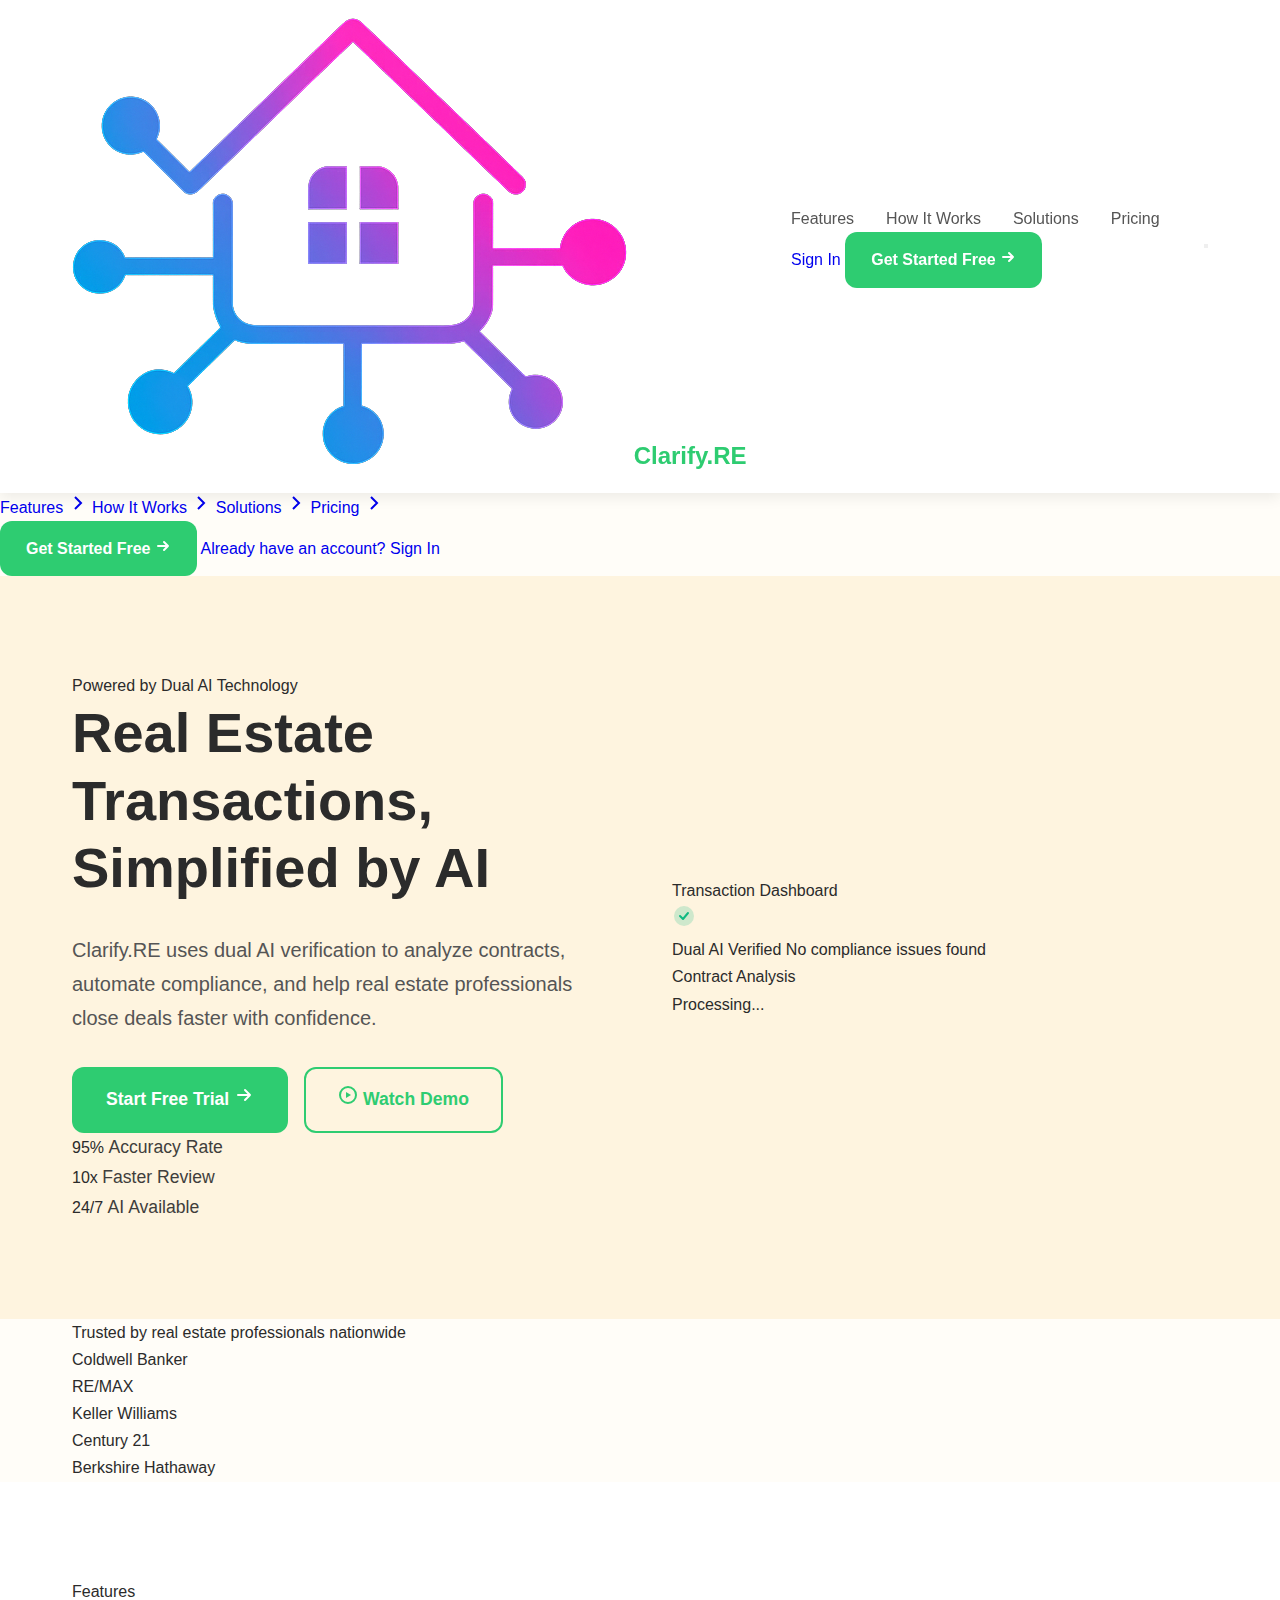
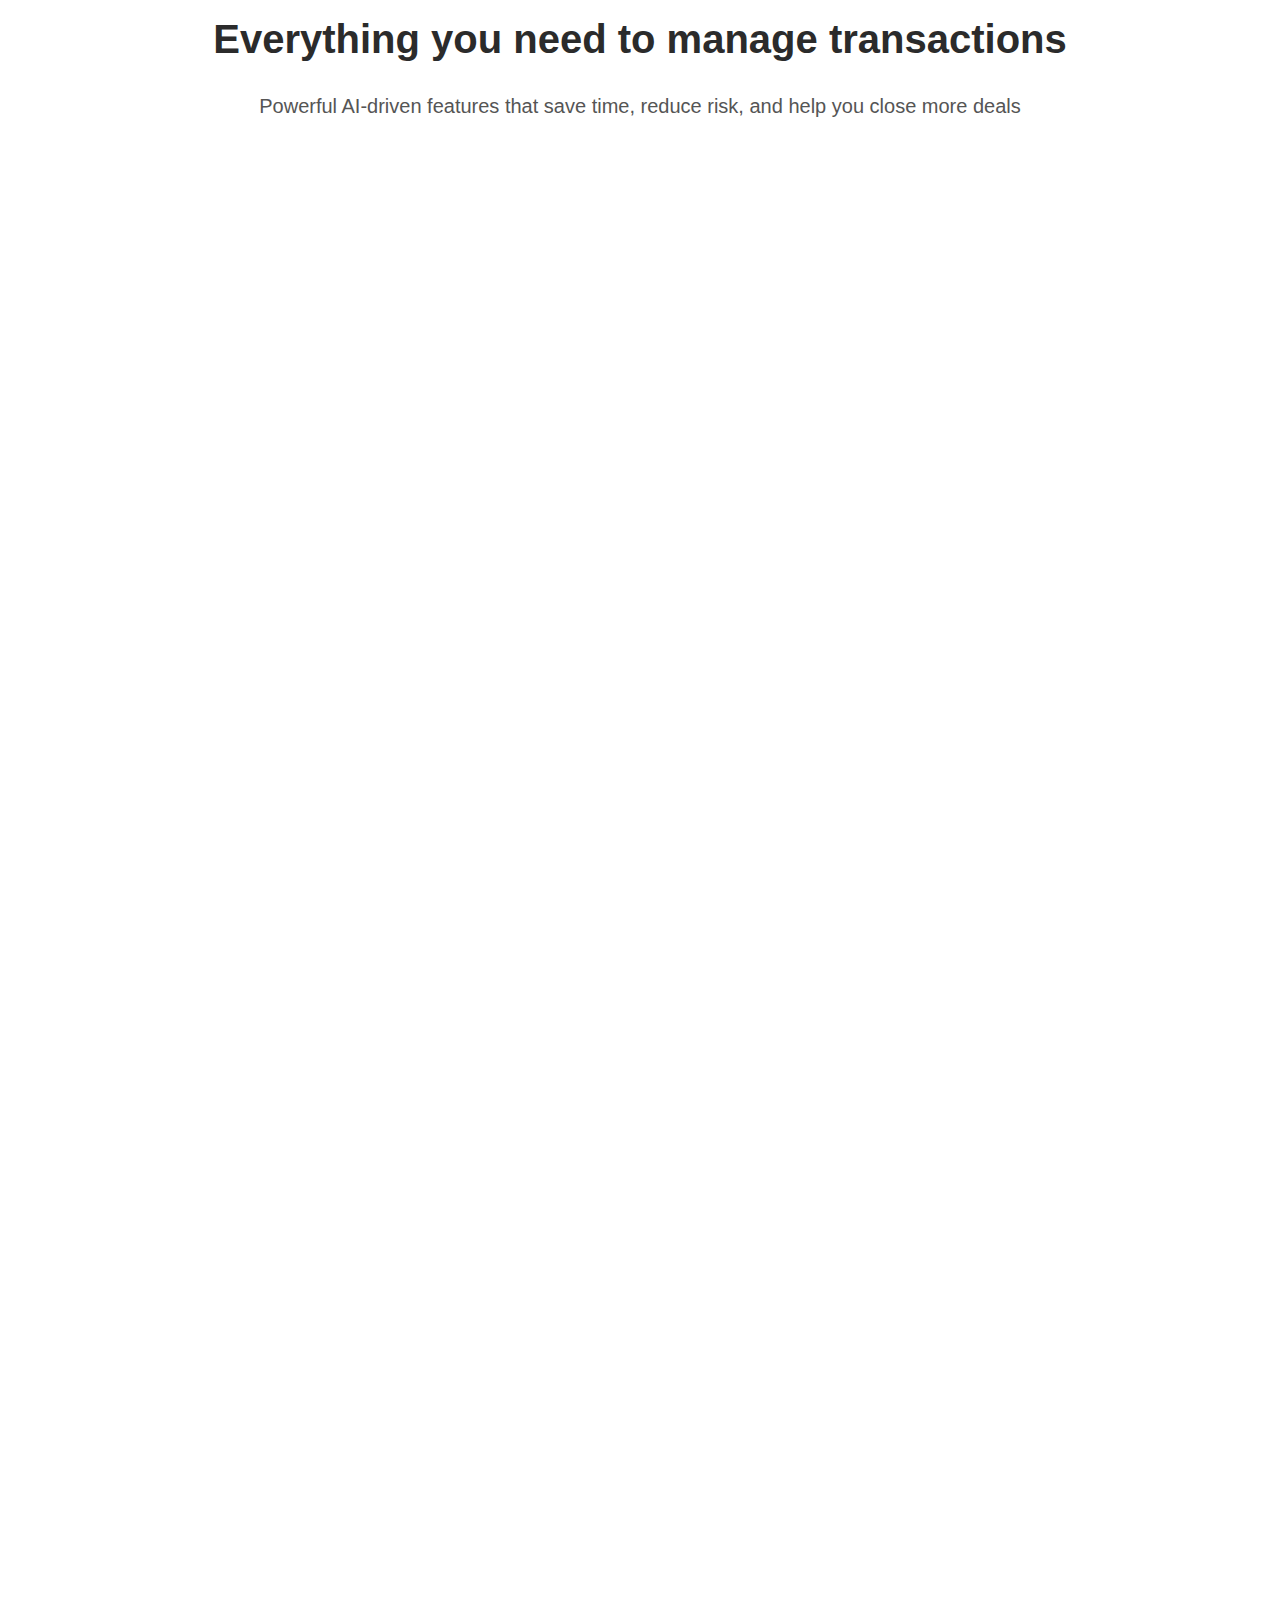
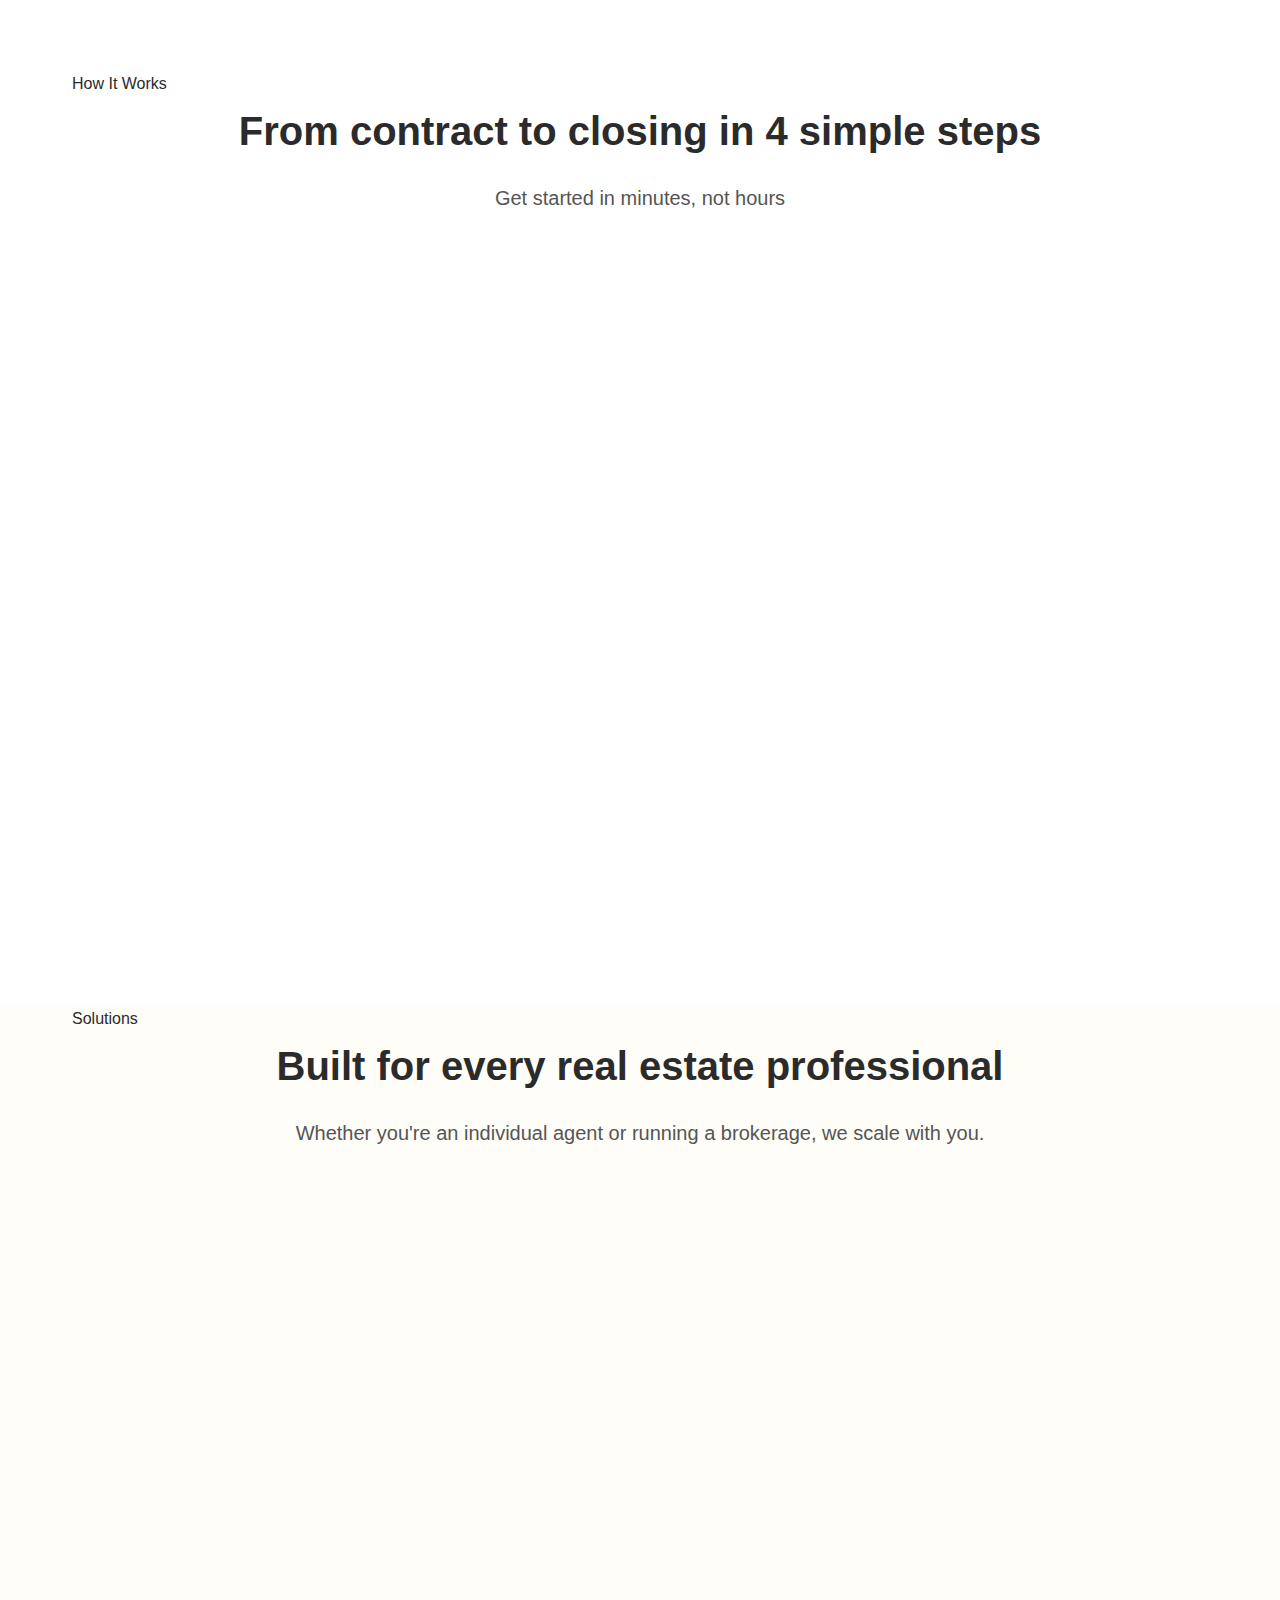
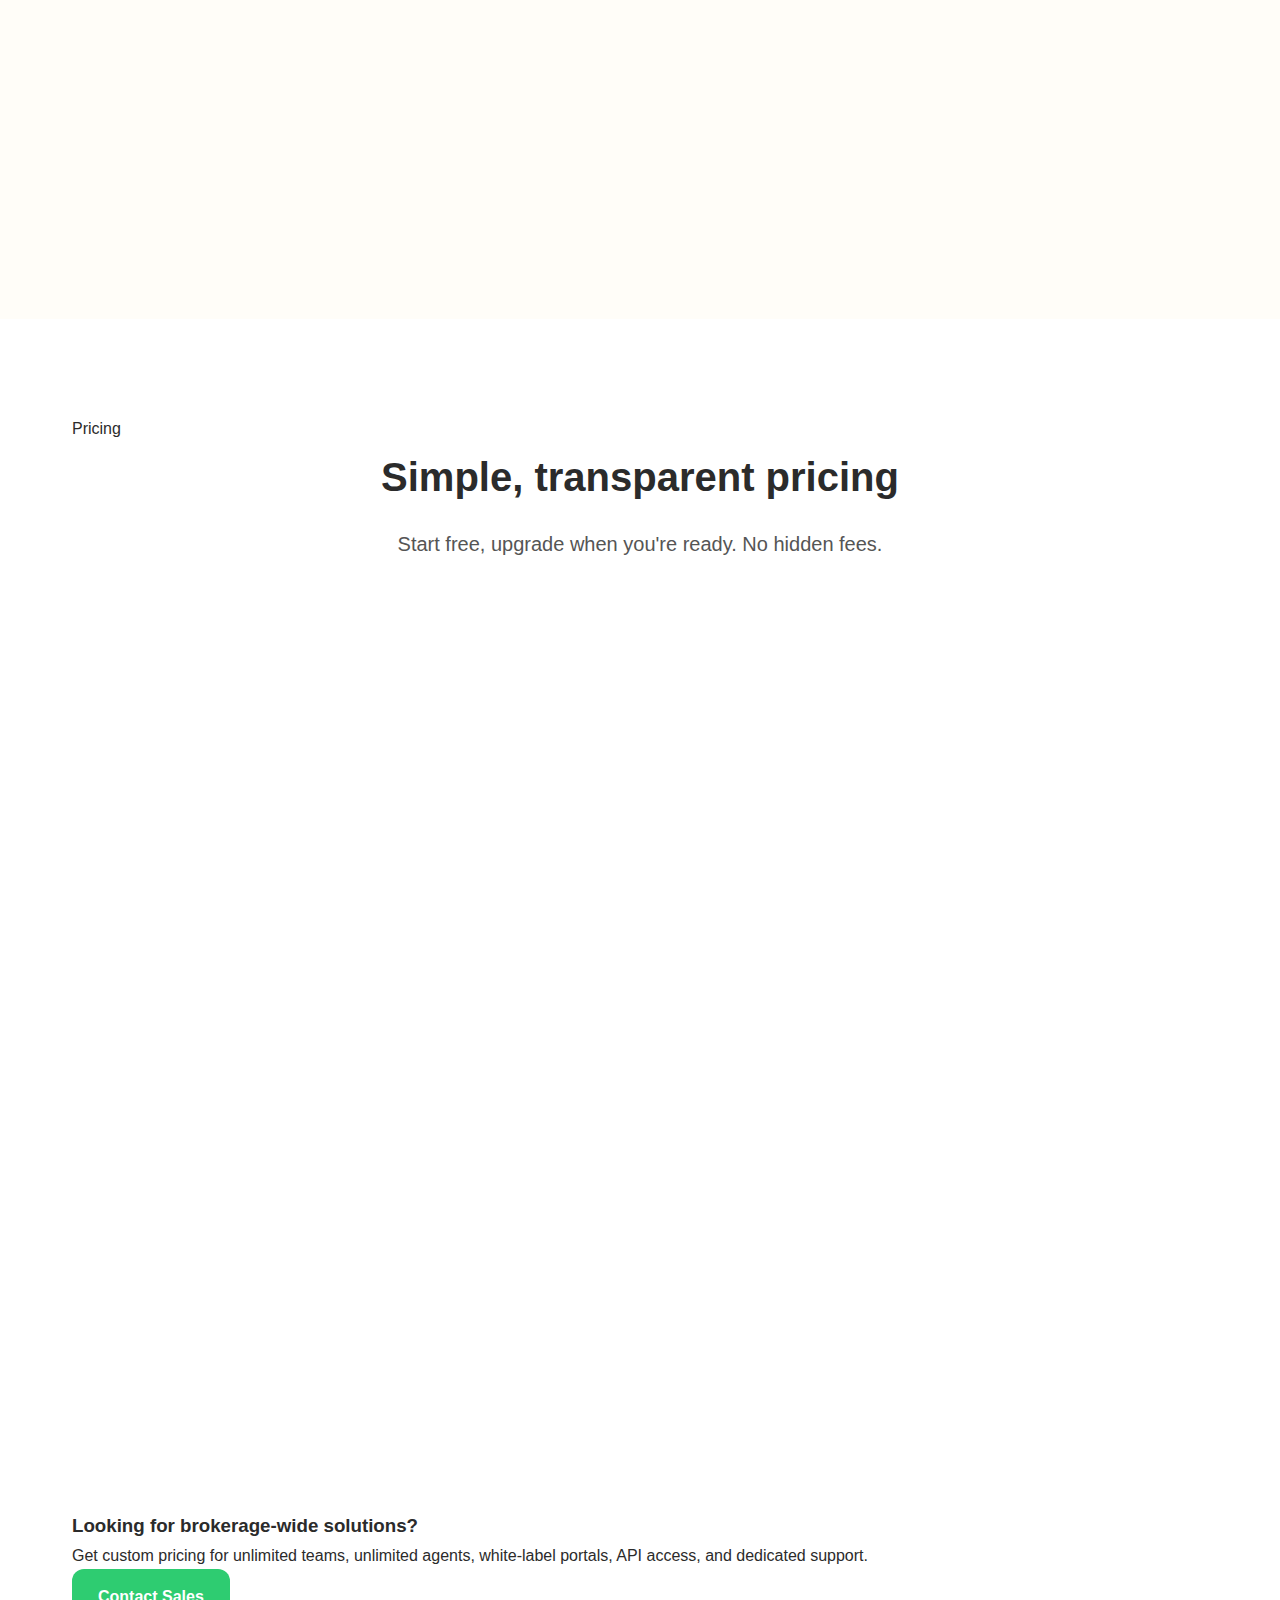
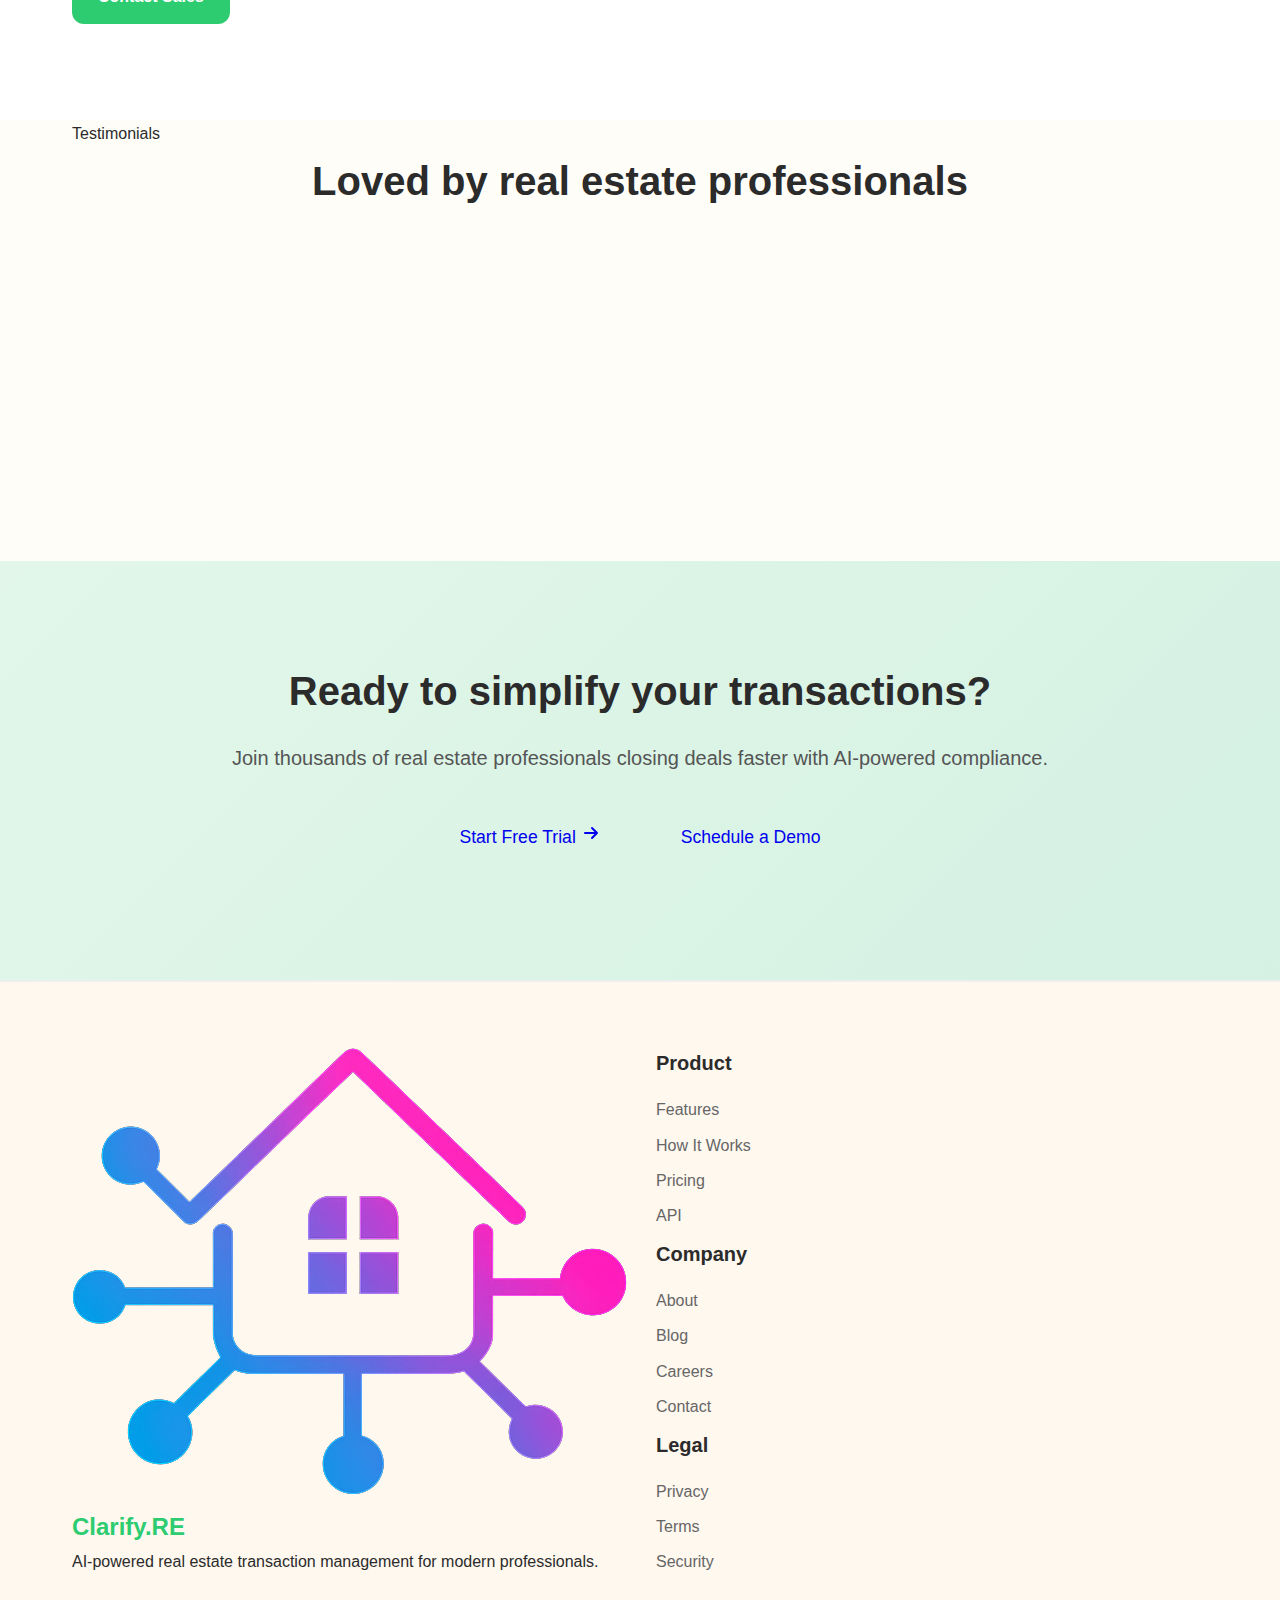
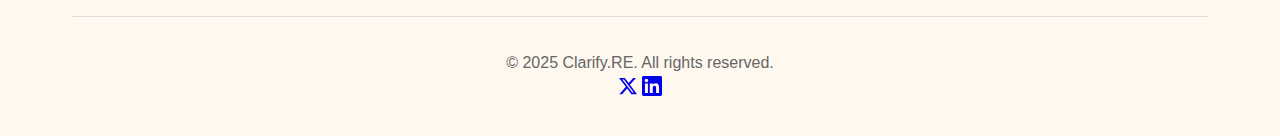
<file: index.backup.html>
<!DOCTYPE html>
<html lang="en">
<head>
    <meta charset="UTF-8">
    <meta name="viewport" content="width=device-width, initial-scale=1.0">
    <title>Clarify.RE - AI-Powered Real Estate Transaction Management</title>
    <link rel="stylesheet" href="styles.css">
    <link rel="preconnect" href="https://fonts.googleapis.com">
    <link rel="preconnect" href="https://fonts.gstatic.com" crossorigin>
    <link href="https://fonts.googleapis.com/css2?family=Inter:wght@400;500;600;700;800&family=Outfit:wght@400;500;600&display=swap" rel="stylesheet">
</head>
<body>
    <!-- Navigation -->
    <nav class="navbar">
        <div class="container">
            <div class="nav-content">
                <a href="#" class="logo">
                    <img src="images/clarify-re.png" alt="Clarify.RE" class="logo-img">
                    <span class="logo-text">Clarify<span class="logo-accent">.RE</span></span>
                </a>

                <!-- Desktop Navigation -->
                <div class="nav-desktop">
                    <div class="nav-links">
                        <a href="#features">Features</a>
                        <a href="#how-it-works">How It Works</a>
                        <a href="#solutions">Solutions</a>
                        <a href="#pricing">Pricing</a>
                    </div>
                    <div class="nav-actions">
                        <a href="#" class="btn-ghost">Sign In</a>
                        <a href="#" class="btn-primary">
                            Get Started Free
                            <svg width="16" height="16" viewBox="0 0 16 16" fill="none">
                                <path d="M3 8H13M13 8L9 4M13 8L9 12" stroke="currentColor" stroke-width="2" stroke-linecap="round" stroke-linejoin="round"/>
                            </svg>
                        </a>
                    </div>
                </div>

                <!-- Mobile Menu Button -->
                <button class="mobile-menu-btn" aria-label="Menu" aria-expanded="false">
                    <span class="hamburger-icon">
                        <span class="hamburger-line"></span>
                        <span class="hamburger-line"></span>
                        <span class="hamburger-line"></span>
                    </span>
                </button>
            </div>
        </div>
    </nav>

    <!-- Mobile Navigation Overlay -->
    <div class="mobile-nav" id="mobile-nav">
        <div class="mobile-nav-content">
            <nav class="mobile-nav-links">
                <a href="#features" class="mobile-nav-link">
                    <span class="mobile-nav-label">Features</span>
                    <svg width="20" height="20" viewBox="0 0 20 20" fill="none" stroke="currentColor" stroke-width="2">
                        <path d="M7 4l6 6-6 6"/>
                    </svg>
                </a>
                <a href="#how-it-works" class="mobile-nav-link">
                    <span class="mobile-nav-label">How It Works</span>
                    <svg width="20" height="20" viewBox="0 0 20 20" fill="none" stroke="currentColor" stroke-width="2">
                        <path d="M7 4l6 6-6 6"/>
                    </svg>
                </a>
                <a href="#solutions" class="mobile-nav-link">
                    <span class="mobile-nav-label">Solutions</span>
                    <svg width="20" height="20" viewBox="0 0 20 20" fill="none" stroke="currentColor" stroke-width="2">
                        <path d="M7 4l6 6-6 6"/>
                    </svg>
                </a>
                <a href="#pricing" class="mobile-nav-link">
                    <span class="mobile-nav-label">Pricing</span>
                    <svg width="20" height="20" viewBox="0 0 20 20" fill="none" stroke="currentColor" stroke-width="2">
                        <path d="M7 4l6 6-6 6"/>
                    </svg>
                </a>
            </nav>
            <div class="mobile-nav-actions">
                <a href="#" class="btn-primary btn-mobile-cta">
                    Get Started Free
                    <svg width="16" height="16" viewBox="0 0 16 16" fill="none">
                        <path d="M3 8H13M13 8L9 4M13 8L9 12" stroke="currentColor" stroke-width="2" stroke-linecap="round" stroke-linejoin="round"/>
                    </svg>
                </a>
                <a href="#" class="mobile-nav-signin">Already have an account? <span>Sign In</span></a>
            </div>
        </div>
    </div>

    <!-- Hero Section -->
    <section class="hero">
        <div class="hero-bg">
            <div class="hero-gradient"></div>
            <div class="hero-grid"></div>
        </div>
        <div class="container">
            <div class="hero-content">
                <div class="hero-badge">
                    <span class="badge-dot"></span>
                    <span>Powered by Dual AI Technology</span>
                </div>
                <h1 class="hero-title">
                    Real Estate Transactions,
                    <span class="gradient-text">Simplified by AI</span>
                </h1>
                <p class="hero-subtitle">
                    Clarify.RE uses dual AI verification to analyze contracts, automate compliance, and help real estate professionals close deals faster with confidence.
                </p>
                <div class="hero-cta">
                    <a href="#" class="btn-primary btn-large">
                        Start Free Trial
                        <svg width="20" height="20" viewBox="0 0 20 20" fill="none">
                            <path d="M4 10H16M16 10L11 5M16 10L11 15" stroke="currentColor" stroke-width="2" stroke-linecap="round" stroke-linejoin="round"/>
                        </svg>
                    </a>
                    <a href="#how-it-works" class="btn-secondary btn-large">
                        <svg width="20" height="20" viewBox="0 0 20 20" fill="none">
                            <circle cx="10" cy="10" r="8" stroke="currentColor" stroke-width="2"/>
                            <path d="M8 7L13 10L8 13V7Z" fill="currentColor"/>
                        </svg>
                        Watch Demo
                    </a>
                </div>
                <div class="hero-stats">
                    <div class="stat-item">
                        <span class="stat-value">95%</span>
                        <span class="stat-label">Accuracy Rate</span>
                    </div>
                    <div class="stat-divider"></div>
                    <div class="stat-item">
                        <span class="stat-value">10x</span>
                        <span class="stat-label">Faster Review</span>
                    </div>
                    <div class="stat-divider"></div>
                    <div class="stat-item">
                        <span class="stat-value">24/7</span>
                        <span class="stat-label">AI Available</span>
                    </div>
                </div>
            </div>
            <div class="hero-visual">
                <div class="hero-card hero-card-main">
                    <div class="card-header">
                        <div class="card-dots">
                            <span></span><span></span><span></span>
                        </div>
                        <span class="card-title">Transaction Dashboard</span>
                    </div>
                    <div class="card-body">
                        <div class="dashboard-preview">
                            <div class="preview-sidebar">
                                <div class="sidebar-item active"></div>
                                <div class="sidebar-item"></div>
                                <div class="sidebar-item"></div>
                                <div class="sidebar-item"></div>
                            </div>
                            <div class="preview-content">
                                <div class="preview-header"></div>
                                <div class="preview-cards">
                                    <div class="preview-card"></div>
                                    <div class="preview-card"></div>
                                    <div class="preview-card"></div>
                                </div>
                                <div class="preview-table">
                                    <div class="table-row"></div>
                                    <div class="table-row"></div>
                                    <div class="table-row"></div>
                                </div>
                            </div>
                        </div>
                    </div>
                </div>
                <div class="hero-card hero-card-float hero-card-ai">
                    <div class="ai-check">
                        <svg width="24" height="24" viewBox="0 0 24 24" fill="none">
                            <circle cx="12" cy="12" r="10" fill="#10b981" fill-opacity="0.2"/>
                            <path d="M8 12L11 15L16 9" stroke="#10b981" stroke-width="2" stroke-linecap="round" stroke-linejoin="round"/>
                        </svg>
                        <div class="ai-check-text">
                            <span class="ai-label">Dual AI Verified</span>
                            <span class="ai-status">No compliance issues found</span>
                        </div>
                    </div>
                </div>
                <div class="hero-card hero-card-float hero-card-progress">
                    <span class="progress-label">Contract Analysis</span>
                    <div class="progress-bar">
                        <div class="progress-fill"></div>
                    </div>
                    <span class="progress-value">Processing...</span>
                </div>
            </div>
        </div>
    </section>

    <!-- Trusted By Section -->
    <section class="trusted">
        <div class="container">
            <p class="trusted-label">Trusted by real estate professionals nationwide</p>
            <div class="trusted-logos">
                <div class="logo-item">Coldwell Banker</div>
                <div class="logo-item">RE/MAX</div>
                <div class="logo-item">Keller Williams</div>
                <div class="logo-item">Century 21</div>
                <div class="logo-item">Berkshire Hathaway</div>
            </div>
        </div>
    </section>

    <!-- Features Section -->
    <section id="features" class="features">
        <div class="container">
            <div class="section-header">
                <span class="section-badge">Features</span>
                <h2 class="section-title">Everything you need to manage transactions</h2>
                <p class="section-subtitle">Powerful AI-driven features that save time, reduce risk, and help you close more deals</p>
            </div>

            <div class="features-grid">
                <!-- Feature 1: Dual AI -->
                <div class="feature-card feature-card-large">
                    <div class="feature-icon feature-icon-primary">
                        <svg width="28" height="28" viewBox="0 0 28 28" fill="none">
                            <path d="M14 2L2 7L14 12L26 7L14 2Z" stroke="currentColor" stroke-width="2" stroke-linecap="round" stroke-linejoin="round"/>
                            <path d="M2 17L14 22L26 17" stroke="currentColor" stroke-width="2" stroke-linecap="round" stroke-linejoin="round"/>
                            <path d="M2 12L14 17L26 12" stroke="currentColor" stroke-width="2" stroke-linecap="round" stroke-linejoin="round"/>
                        </svg>
                    </div>
                    <h3>Dual AI Compliance Verification</h3>
                    <p>Industry-leading accuracy with cross-verification from both Claude and GPT-5.1. Only issues both AIs agree on are flagged, dramatically reducing false positives.</p>
                    <div class="feature-visual">
                        <div class="ai-comparison">
                            <div class="ai-model">
                                <span class="ai-name">Claude</span>
                                <div class="ai-bar"><div class="ai-fill" style="width: 94%"></div></div>
                            </div>
                            <div class="ai-model">
                                <span class="ai-name">GPT-5.1</span>
                                <div class="ai-bar"><div class="ai-fill" style="width: 92%"></div></div>
                            </div>
                            <div class="ai-consensus">
                                <svg width="20" height="20" viewBox="0 0 20 20" fill="none">
                                    <path d="M6 10L9 13L14 7" stroke="#10b981" stroke-width="2" stroke-linecap="round" stroke-linejoin="round"/>
                                </svg>
                                <span>Consensus Reached</span>
                            </div>
                        </div>
                    </div>
                </div>

                <!-- Feature 2: Smart Contract Upload -->
                <div class="feature-card">
                    <div class="feature-icon">
                        <svg width="24" height="24" viewBox="0 0 24 24" fill="none" stroke="currentColor" stroke-width="2">
                            <path d="M14 2H6a2 2 0 0 0-2 2v16a2 2 0 0 0 2 2h12a2 2 0 0 0 2-2V8z"/>
                            <polyline points="14 2 14 8 20 8"/>
                            <line x1="12" y1="18" x2="12" y2="12"/>
                            <line x1="9" y1="15" x2="15" y2="15"/>
                        </svg>
                    </div>
                    <h3>Smart Contract Upload</h3>
                    <p>Upload PDF contracts and AI automatically extracts all transaction details - property address, price, parties, dates, and more.</p>
                </div>

                <!-- Feature 3: Email-to-Transaction -->
                <div class="feature-card">
                    <div class="feature-icon">
                        <svg width="24" height="24" viewBox="0 0 24 24" fill="none" stroke="currentColor" stroke-width="2">
                            <path d="M4 4h16c1.1 0 2 .9 2 2v12c0 1.1-.9 2-2 2H4c-1.1 0-2-.9-2-2V6c0-1.1.9-2 2-2z"/>
                            <polyline points="22,6 12,13 2,6"/>
                        </svg>
                    </div>
                    <h3>Email-to-Transaction</h3>
                    <p>Forward contracts to your dedicated inbox. AI extracts all details and creates transactions automatically.</p>
                </div>

                <!-- Feature 4: Smart Playbooks -->
                <div class="feature-card">
                    <div class="feature-icon">
                        <svg width="24" height="24" viewBox="0 0 24 24" fill="none" stroke="currentColor" stroke-width="2">
                            <path d="M4 19.5A2.5 2.5 0 0 1 6.5 17H20"/>
                            <path d="M6.5 2H20v20H6.5A2.5 2.5 0 0 1 4 19.5v-15A2.5 2.5 0 0 1 6.5 2z"/>
                        </svg>
                    </div>
                    <h3>Smart Playbooks</h3>
                    <p>Pre-built templates with automated task scheduling. Tasks calculate due dates from contract dates automatically.</p>
                </div>

                <!-- Feature 5: Client Portal -->
                <div class="feature-card">
                    <div class="feature-icon">
                        <svg width="24" height="24" viewBox="0 0 24 24" fill="none" stroke="currentColor" stroke-width="2">
                            <path d="M17 21v-2a4 4 0 0 0-4-4H5a4 4 0 0 0-4 4v2"/>
                            <circle cx="9" cy="7" r="4"/>
                            <path d="M23 21v-2a4 4 0 0 0-3-3.87"/>
                            <path d="M16 3.13a4 4 0 0 1 0 7.75"/>
                        </svg>
                    </div>
                    <h3>White-Label Client Portal</h3>
                    <p>Branded portal where clients view status, upload documents, and track their deal progress in real-time.</p>
                </div>

                <!-- Feature 6: Analytics -->
                <div class="feature-card">
                    <div class="feature-icon">
                        <svg width="24" height="24" viewBox="0 0 24 24" fill="none" stroke="currentColor" stroke-width="2">
                            <line x1="18" y1="20" x2="18" y2="10"/>
                            <line x1="12" y1="20" x2="12" y2="4"/>
                            <line x1="6" y1="20" x2="6" y2="14"/>
                        </svg>
                    </div>
                    <h3>Brokerage Analytics</h3>
                    <p>Pipeline value, transaction trends, agent leaderboards, and AI-generated weekly summaries.</p>
                </div>
            </div>
        </div>
    </section>

    <!-- How It Works Section -->
    <section id="how-it-works" class="how-it-works">
        <div class="container">
            <div class="section-header">
                <span class="section-badge">How It Works</span>
                <h2 class="section-title">From contract to closing in 4 simple steps</h2>
                <p class="section-subtitle">Get started in minutes, not hours</p>
            </div>

            <div class="steps-container">
                <div class="steps-line"></div>

                <div class="step">
                    <div class="step-number">1</div>
                    <div class="step-content">
                        <h3>Upload Your Contract</h3>
                        <p>Drag and drop your PDF contract or forward it via email. Our AI begins analyzing immediately.</p>
                    </div>
                </div>

                <div class="step">
                    <div class="step-number">2</div>
                    <div class="step-content">
                        <h3>AI Analyzes & Extracts</h3>
                        <p>Both Claude and GPT-4 independently analyze your contract, extracting details and checking compliance.</p>
                    </div>
                </div>

                <div class="step">
                    <div class="step-number">3</div>
                    <div class="step-content">
                        <h3>Review & Resolve</h3>
                        <p>See only high-confidence issues both AIs agree on. Review with pinpoint accuracy and resolve quickly.</p>
                    </div>
                </div>

                <div class="step">
                    <div class="step-number">4</div>
                    <div class="step-content">
                        <h3>Track to Closing</h3>
                        <p>Monitor deadlines, manage documents, and communicate with clients until the transaction closes.</p>
                    </div>
                </div>
            </div>
        </div>
    </section>

    <!-- Solutions Section -->
    <section id="solutions" class="solutions">
        <div class="container">
            <div class="section-header">
                <span class="section-badge">Solutions</span>
                <h2 class="section-title">Built for every real estate professional</h2>
                <p class="section-subtitle">Whether you're an individual agent or running a brokerage, we scale with you.</p>
            </div>

            <div class="solutions-grid">
                <div class="solution-card">
                    <div class="solution-icon">
                        <svg width="32" height="32" viewBox="0 0 32 32" fill="none" stroke="currentColor" stroke-width="2">
                            <circle cx="16" cy="10" r="6"/>
                            <path d="M6 28v-2a8 8 0 0 1 8-8h4a8 8 0 0 1 8 8v2"/>
                        </svg>
                    </div>
                    <h3>For Agents</h3>
                    <p>Focus on closing deals, not paperwork. Let AI handle contract review while you build client relationships.</p>
                    <ul class="solution-features">
                        <li>Instant contract risk analysis</li>
                        <li>Automated deadline reminders</li>
                        <li>Branded client portal</li>
                        <li>Mobile-friendly dashboard</li>
                    </ul>
                    <a href="#" class="solution-link">
                        Learn more
                        <svg width="16" height="16" viewBox="0 0 16 16" fill="none">
                            <path d="M3 8H13M13 8L9 4M13 8L9 12" stroke="currentColor" stroke-width="2" stroke-linecap="round" stroke-linejoin="round"/>
                        </svg>
                    </a>
                </div>

                <div class="solution-card">
                    <div class="solution-icon">
                        <svg width="32" height="32" viewBox="0 0 32 32" fill="none" stroke="currentColor" stroke-width="2">
                            <rect x="4" y="4" width="24" height="24" rx="2"/>
                            <path d="M4 12h24"/>
                            <path d="M10 4v8"/>
                            <path d="M16 12v16"/>
                            <path d="M10 20h12"/>
                        </svg>
                    </div>
                    <h3>For Transaction Coordinators</h3>
                    <p>Manage dozens of transactions effortlessly. Automated workflows and smart checklists keep everything on track.</p>
                    <ul class="solution-features">
                        <li>Multi-agent transaction management</li>
                        <li>Smart playbooks with auto-scheduling</li>
                        <li>Bulk document processing</li>
                        <li>Commission tracking & reporting</li>
                    </ul>
                    <a href="#" class="solution-link">
                        Learn more
                        <svg width="16" height="16" viewBox="0 0 16 16" fill="none">
                            <path d="M3 8H13M13 8L9 4M13 8L9 12" stroke="currentColor" stroke-width="2" stroke-linecap="round" stroke-linejoin="round"/>
                        </svg>
                    </a>
                </div>

                <div class="solution-card">
                    <div class="solution-icon">
                        <svg width="32" height="32" viewBox="0 0 32 32" fill="none" stroke="currentColor" stroke-width="2">
                            <path d="M4 28V10l12-6 12 6v18"/>
                            <path d="M4 28h24"/>
                            <rect x="10" y="16" width="5" height="12"/>
                            <rect x="17" y="16" width="5" height="12"/>
                            <circle cx="16" cy="10" r="2"/>
                        </svg>
                    </div>
                    <h3>For Brokerage Owners</h3>
                    <p>Complete visibility into your entire operation. Reduce risk, ensure compliance, and scale with confidence.</p>
                    <ul class="solution-features">
                        <li>Real-time pipeline analytics</li>
                        <li>Agent performance dashboards</li>
                        <li>Custom compliance workflows</li>
                        <li>White-label client experience</li>
                    </ul>
                    <a href="#" class="solution-link">
                        Learn more
                        <svg width="16" height="16" viewBox="0 0 16 16" fill="none">
                            <path d="M3 8H13M13 8L9 4M13 8L9 12" stroke="currentColor" stroke-width="2" stroke-linecap="round" stroke-linejoin="round"/>
                        </svg>
                    </a>
                </div>
            </div>
        </div>
    </section>

    <!-- Pricing Section -->
    <section id="pricing" class="pricing">
        <div class="container">
            <div class="section-header">
                <span class="section-badge">Pricing</span>
                <h2 class="section-title">Simple, transparent pricing</h2>
                <p class="section-subtitle">Start free, upgrade when you're ready. No hidden fees.</p>
            </div>

            <div class="pricing-grid">
                <!-- Solo (Free) Plan -->
                <div class="pricing-card">
                    <div class="pricing-header">
                        <h3>Solo</h3>
                        <div class="price">
                            <span class="price-amount">$0</span>
                            <span class="price-period">forever</span>
                        </div>
                        <p class="pricing-description">For individual agents getting started</p>
                    </div>
                    <div class="pricing-body">
                        <ul class="pricing-features">
                            <li>
                                <svg width="20" height="20" viewBox="0 0 20 20" fill="none">
                                    <path d="M6 10L9 13L14 7" stroke="#10b981" stroke-width="2" stroke-linecap="round" stroke-linejoin="round"/>
                                </svg>
                                <strong>1 agent seat</strong>
                            </li>
                            <li>
                                <svg width="20" height="20" viewBox="0 0 20 20" fill="none">
                                    <path d="M6 10L9 13L14 7" stroke="#10b981" stroke-width="2" stroke-linecap="round" stroke-linejoin="round"/>
                                </svg>
                                3 active transactions
                            </li>
                            <li>
                                <svg width="20" height="20" viewBox="0 0 20 20" fill="none">
                                    <path d="M6 10L9 13L14 7" stroke="#10b981" stroke-width="2" stroke-linecap="round" stroke-linejoin="round"/>
                                </svg>
                                AI contract analysis
                            </li>
                            <li>
                                <svg width="20" height="20" viewBox="0 0 20 20" fill="none">
                                    <path d="M6 10L9 13L14 7" stroke="#10b981" stroke-width="2" stroke-linecap="round" stroke-linejoin="round"/>
                                </svg>
                                Basic compliance checking
                            </li>
                            <li>
                                <svg width="20" height="20" viewBox="0 0 20 20" fill="none">
                                    <path d="M6 10L9 13L14 7" stroke="#10b981" stroke-width="2" stroke-linecap="round" stroke-linejoin="round"/>
                                </svg>
                                1 GB document storage
                            </li>
                            <li>
                                <svg width="20" height="20" viewBox="0 0 20 20" fill="none">
                                    <path d="M6 10L9 13L14 7" stroke="#10b981" stroke-width="2" stroke-linecap="round" stroke-linejoin="round"/>
                                </svg>
                                Client portal access
                            </li>
                        </ul>
                        <a href="#" class="btn-secondary btn-block">Get Started Free</a>
                    </div>
                </div>

                <!-- Solo Pro Plan -->
                <div class="pricing-card pricing-card-featured">
                    <div class="pricing-badge">Most Popular</div>
                    <div class="pricing-header">
                        <h3>Solo Pro</h3>
                        <div class="price">
                            <span class="price-amount">$40</span>
                            <span class="price-period">per month</span>
                        </div>
                        <p class="pricing-description">For agents working with a TC</p>
                    </div>
                    <div class="pricing-body">
                        <ul class="pricing-features">
                            <li>
                                <svg width="20" height="20" viewBox="0 0 20 20" fill="none">
                                    <path d="M6 10L9 13L14 7" stroke="#10b981" stroke-width="2" stroke-linecap="round" stroke-linejoin="round"/>
                                </svg>
                                <strong>1 agent + 1 TC seat</strong>
                            </li>
                            <li>
                                <svg width="20" height="20" viewBox="0 0 20 20" fill="none">
                                    <path d="M6 10L9 13L14 7" stroke="#10b981" stroke-width="2" stroke-linecap="round" stroke-linejoin="round"/>
                                </svg>
                                Unlimited transactions
                            </li>
                            <li>
                                <svg width="20" height="20" viewBox="0 0 20 20" fill="none">
                                    <path d="M6 10L9 13L14 7" stroke="#10b981" stroke-width="2" stroke-linecap="round" stroke-linejoin="round"/>
                                </svg>
                                Dual AI compliance verification
                            </li>
                            <li>
                                <svg width="20" height="20" viewBox="0 0 20 20" fill="none">
                                    <path d="M6 10L9 13L14 7" stroke="#10b981" stroke-width="2" stroke-linecap="round" stroke-linejoin="round"/>
                                </svg>
                                Email-to-transaction automation
                            </li>
                            <li>
                                <svg width="20" height="20" viewBox="0 0 20 20" fill="none">
                                    <path d="M6 10L9 13L14 7" stroke="#10b981" stroke-width="2" stroke-linecap="round" stroke-linejoin="round"/>
                                </svg>
                                Smart playbooks & automation
                            </li>
                            <li>
                                <svg width="20" height="20" viewBox="0 0 20 20" fill="none">
                                    <path d="M6 10L9 13L14 7" stroke="#10b981" stroke-width="2" stroke-linecap="round" stroke-linejoin="round"/>
                                </svg>
                                TC workflow tools
                            </li>
                            <li>
                                <svg width="20" height="20" viewBox="0 0 20 20" fill="none">
                                    <path d="M6 10L9 13L14 7" stroke="#10b981" stroke-width="2" stroke-linecap="round" stroke-linejoin="round"/>
                                </svg>
                                50 GB document storage
                            </li>
                            <li>
                                <svg width="20" height="20" viewBox="0 0 20 20" fill="none">
                                    <path d="M6 10L9 13L14 7" stroke="#10b981" stroke-width="2" stroke-linecap="round" stroke-linejoin="round"/>
                                </svg>
                                Priority support
                            </li>
                        </ul>
                        <a href="#" class="btn-primary btn-block">Start Free Trial</a>
                    </div>
                </div>

                <!-- Team Pro Plan -->
                <div class="pricing-card">
                    <div class="pricing-header">
                        <h3>Team Pro</h3>
                        <div class="price">
                            <span class="price-amount">$99</span>
                            <span class="price-period">per month</span>
                        </div>
                        <p class="pricing-description">For agent teams with TC support</p>
                    </div>
                    <div class="pricing-body">
                        <ul class="pricing-features">
                            <li>
                                <svg width="20" height="20" viewBox="0 0 20 20" fill="none">
                                    <path d="M6 10L9 13L14 7" stroke="#10b981" stroke-width="2" stroke-linecap="round" stroke-linejoin="round"/>
                                </svg>
                                <strong>Up to 5 agents + TC seats</strong>
                            </li>
                            <li>
                                <svg width="20" height="20" viewBox="0 0 20 20" fill="none">
                                    <path d="M6 10L9 13L14 7" stroke="#10b981" stroke-width="2" stroke-linecap="round" stroke-linejoin="round"/>
                                </svg>
                                Everything in Solo Pro
                            </li>
                            <li>
                                <svg width="20" height="20" viewBox="0 0 20 20" fill="none">
                                    <path d="M6 10L9 13L14 7" stroke="#10b981" stroke-width="2" stroke-linecap="round" stroke-linejoin="round"/>
                                </svg>
                                Team analytics dashboard
                            </li>
                            <li>
                                <svg width="20" height="20" viewBox="0 0 20 20" fill="none">
                                    <path d="M6 10L9 13L14 7" stroke="#10b981" stroke-width="2" stroke-linecap="round" stroke-linejoin="round"/>
                                </svg>
                                AI-generated weekly summaries
                            </li>
                            <li>
                                <svg width="20" height="20" viewBox="0 0 20 20" fill="none">
                                    <path d="M6 10L9 13L14 7" stroke="#10b981" stroke-width="2" stroke-linecap="round" stroke-linejoin="round"/>
                                </svg>
                                Shared transaction pipeline
                            </li>
                            <li>
                                <svg width="20" height="20" viewBox="0 0 20 20" fill="none">
                                    <path d="M6 10L9 13L14 7" stroke="#10b981" stroke-width="2" stroke-linecap="round" stroke-linejoin="round"/>
                                </svg>
                                Team email templates
                            </li>
                            <li>
                                <svg width="20" height="20" viewBox="0 0 20 20" fill="none">
                                    <path d="M6 10L9 13L14 7" stroke="#10b981" stroke-width="2" stroke-linecap="round" stroke-linejoin="round"/>
                                </svg>
                                200 GB document storage
                            </li>
                            <li>
                                <svg width="20" height="20" viewBox="0 0 20 20" fill="none">
                                    <path d="M6 10L9 13L14 7" stroke="#10b981" stroke-width="2" stroke-linecap="round" stroke-linejoin="round"/>
                                </svg>
                                Priority support
                            </li>
                        </ul>
                        <a href="#" class="btn-secondary btn-block">Start Free Trial</a>
                        <p class="pricing-note">$29/month per additional agent</p>
                    </div>
                </div>

            </div>

            <!-- Brokerage CTA -->
            <div class="pricing-enterprise">
                <div class="pricing-enterprise-content">
                    <div class="pricing-enterprise-text">
                        <h3>Looking for brokerage-wide solutions?</h3>
                        <p>Get custom pricing for unlimited teams, unlimited agents, white-label portals, API access, and dedicated support.</p>
                    </div>
                    <a href="#" class="btn-primary">Contact Sales</a>
                </div>
            </div>
        </div>
    </section>

    <!-- Testimonials Section -->
    <section class="testimonials">
        <div class="container">
            <div class="section-header">
                <span class="section-badge">Testimonials</span>
                <h2 class="section-title">Loved by real estate professionals</h2>
            </div>

            <div class="testimonials-grid">
                <div class="testimonial-card">
                    <div class="testimonial-stars">
                        <svg width="20" height="20" viewBox="0 0 20 20" fill="#fbbf24"><path d="M10 1l2.39 6.26L19 8.27l-5 4.87L15.18 19 10 15.77 4.82 19 6 13.14l-5-4.87 6.61-1.01L10 1z"/></svg>
                        <svg width="20" height="20" viewBox="0 0 20 20" fill="#fbbf24"><path d="M10 1l2.39 6.26L19 8.27l-5 4.87L15.18 19 10 15.77 4.82 19 6 13.14l-5-4.87 6.61-1.01L10 1z"/></svg>
                        <svg width="20" height="20" viewBox="0 0 20 20" fill="#fbbf24"><path d="M10 1l2.39 6.26L19 8.27l-5 4.87L15.18 19 10 15.77 4.82 19 6 13.14l-5-4.87 6.61-1.01L10 1z"/></svg>
                        <svg width="20" height="20" viewBox="0 0 20 20" fill="#fbbf24"><path d="M10 1l2.39 6.26L19 8.27l-5 4.87L15.18 19 10 15.77 4.82 19 6 13.14l-5-4.87 6.61-1.01L10 1z"/></svg>
                        <svg width="20" height="20" viewBox="0 0 20 20" fill="#fbbf24"><path d="M10 1l2.39 6.26L19 8.27l-5 4.87L15.18 19 10 15.77 4.82 19 6 13.14l-5-4.87 6.61-1.01L10 1z"/></svg>
                    </div>
                    <p class="testimonial-text">"The dual AI verification is a game-changer. We've caught compliance issues we would have missed before, and the false positive rate is incredibly low."</p>
                    <div class="testimonial-author">
                        <div class="author-avatar">SK</div>
                        <div class="author-info">
                            <span class="author-name">Sarah Kim</span>
                            <span class="author-role">Broker, Premier Realty</span>
                        </div>
                    </div>
                </div>

                <div class="testimonial-card">
                    <div class="testimonial-stars">
                        <svg width="20" height="20" viewBox="0 0 20 20" fill="#fbbf24"><path d="M10 1l2.39 6.26L19 8.27l-5 4.87L15.18 19 10 15.77 4.82 19 6 13.14l-5-4.87 6.61-1.01L10 1z"/></svg>
                        <svg width="20" height="20" viewBox="0 0 20 20" fill="#fbbf24"><path d="M10 1l2.39 6.26L19 8.27l-5 4.87L15.18 19 10 15.77 4.82 19 6 13.14l-5-4.87 6.61-1.01L10 1z"/></svg>
                        <svg width="20" height="20" viewBox="0 0 20 20" fill="#fbbf24"><path d="M10 1l2.39 6.26L19 8.27l-5 4.87L15.18 19 10 15.77 4.82 19 6 13.14l-5-4.87 6.61-1.01L10 1z"/></svg>
                        <svg width="20" height="20" viewBox="0 0 20 20" fill="#fbbf24"><path d="M10 1l2.39 6.26L19 8.27l-5 4.87L15.18 19 10 15.77 4.82 19 6 13.14l-5-4.87 6.61-1.01L10 1z"/></svg>
                        <svg width="20" height="20" viewBox="0 0 20 20" fill="#fbbf24"><path d="M10 1l2.39 6.26L19 8.27l-5 4.87L15.18 19 10 15.77 4.82 19 6 13.14l-5-4.87 6.61-1.01L10 1z"/></svg>
                    </div>
                    <p class="testimonial-text">"Email-to-transaction has saved me hours every week. I just forward contracts and everything is set up automatically. My clients love the portal too."</p>
                    <div class="testimonial-author">
                        <div class="author-avatar">MR</div>
                        <div class="author-info">
                            <span class="author-name">Michael Rodriguez</span>
                            <span class="author-role">Real Estate Agent</span>
                        </div>
                    </div>
                </div>

                <div class="testimonial-card">
                    <div class="testimonial-stars">
                        <svg width="20" height="20" viewBox="0 0 20 20" fill="#fbbf24"><path d="M10 1l2.39 6.26L19 8.27l-5 4.87L15.18 19 10 15.77 4.82 19 6 13.14l-5-4.87 6.61-1.01L10 1z"/></svg>
                        <svg width="20" height="20" viewBox="0 0 20 20" fill="#fbbf24"><path d="M10 1l2.39 6.26L19 8.27l-5 4.87L15.18 19 10 15.77 4.82 19 6 13.14l-5-4.87 6.61-1.01L10 1z"/></svg>
                        <svg width="20" height="20" viewBox="0 0 20 20" fill="#fbbf24"><path d="M10 1l2.39 6.26L19 8.27l-5 4.87L15.18 19 10 15.77 4.82 19 6 13.14l-5-4.87 6.61-1.01L10 1z"/></svg>
                        <svg width="20" height="20" viewBox="0 0 20 20" fill="#fbbf24"><path d="M10 1l2.39 6.26L19 8.27l-5 4.87L15.18 19 10 15.77 4.82 19 6 13.14l-5-4.87 6.61-1.01L10 1z"/></svg>
                        <svg width="20" height="20" viewBox="0 0 20 20" fill="#fbbf24"><path d="M10 1l2.39 6.26L19 8.27l-5 4.87L15.18 19 10 15.77 4.82 19 6 13.14l-5-4.87 6.61-1.01L10 1z"/></svg>
                    </div>
                    <p class="testimonial-text">"As a TC managing 50+ agents, the dashboard gives me complete visibility. The playbooks ensure nothing falls through the cracks."</p>
                    <div class="testimonial-author">
                        <div class="author-avatar">JT</div>
                        <div class="author-info">
                            <span class="author-name">Jennifer Thompson</span>
                            <span class="author-role">Transaction Coordinator</span>
                        </div>
                    </div>
                </div>
            </div>
        </div>
    </section>

    <!-- CTA Section -->
    <section class="cta">
        <div class="cta-bg">
            <div class="cta-gradient"></div>
        </div>
        <div class="container">
            <div class="cta-content">
                <h2>Ready to simplify your transactions?</h2>
                <p>Join thousands of real estate professionals closing deals faster with AI-powered compliance.</p>
                <div class="cta-buttons">
                    <a href="#" class="btn-white btn-large">
                        Start Free Trial
                        <svg width="20" height="20" viewBox="0 0 20 20" fill="none">
                            <path d="M4 10H16M16 10L11 5M16 10L11 15" stroke="currentColor" stroke-width="2" stroke-linecap="round" stroke-linejoin="round"/>
                        </svg>
                    </a>
                    <a href="#" class="btn-ghost-light btn-large">Schedule a Demo</a>
                </div>
            </div>
        </div>
    </section>

    <!-- Footer -->
    <footer class="footer">
        <div class="container">
            <div class="footer-content">
                <div class="footer-brand">
                    <a href="#" class="logo">
                        <img src="images/clarify-re.png" alt="Clarify.RE" class="logo-img">
                        <span class="logo-text">Clarify<span class="logo-accent">.RE</span></span>
                    </a>
                    <p>AI-powered real estate transaction management for modern professionals.</p>
                </div>
                <div class="footer-links">
                    <div class="footer-column">
                        <h4>Product</h4>
                        <a href="#features">Features</a>
                        <a href="#how-it-works">How It Works</a>
                        <a href="#pricing">Pricing</a>
                        <a href="#">API</a>
                    </div>
                    <div class="footer-column">
                        <h4>Company</h4>
                        <a href="#">About</a>
                        <a href="#">Blog</a>
                        <a href="#">Careers</a>
                        <a href="#">Contact</a>
                    </div>
                    <div class="footer-column">
                        <h4>Legal</h4>
                        <a href="#">Privacy</a>
                        <a href="#">Terms</a>
                        <a href="#">Security</a>
                    </div>
                </div>
            </div>
            <div class="footer-bottom">
                <p>&copy; 2025 Clarify.RE. All rights reserved.</p>
                <div class="footer-social">
                    <a href="#" aria-label="Twitter">
                        <svg width="20" height="20" viewBox="0 0 24 24" fill="currentColor">
                            <path d="M18.244 2.25h3.308l-7.227 8.26 8.502 11.24H16.17l-5.214-6.817L4.99 21.75H1.68l7.73-8.835L1.254 2.25H8.08l4.713 6.231zm-1.161 17.52h1.833L7.084 4.126H5.117z"/>
                        </svg>
                    </a>
                    <a href="#" aria-label="LinkedIn">
                        <svg width="20" height="20" viewBox="0 0 24 24" fill="currentColor">
                            <path d="M20.447 20.452h-3.554v-5.569c0-1.328-.027-3.037-1.852-3.037-1.853 0-2.136 1.445-2.136 2.939v5.667H9.351V9h3.414v1.561h.046c.477-.9 1.637-1.85 3.37-1.85 3.601 0 4.267 2.37 4.267 5.455v6.286zM5.337 7.433c-1.144 0-2.063-.926-2.063-2.065 0-1.138.92-2.063 2.063-2.063 1.14 0 2.064.925 2.064 2.063 0 1.139-.925 2.065-2.064 2.065zm1.782 13.019H3.555V9h3.564v11.452zM22.225 0H1.771C.792 0 0 .774 0 1.729v20.542C0 23.227.792 24 1.771 24h20.451C23.2 24 24 23.227 24 22.271V1.729C24 .774 23.2 0 22.222 0h.003z"/>
                        </svg>
                    </a>
                </div>
            </div>
        </div>
    </footer>

    <script src="script.js"></script>
</body>
</html>
</file>
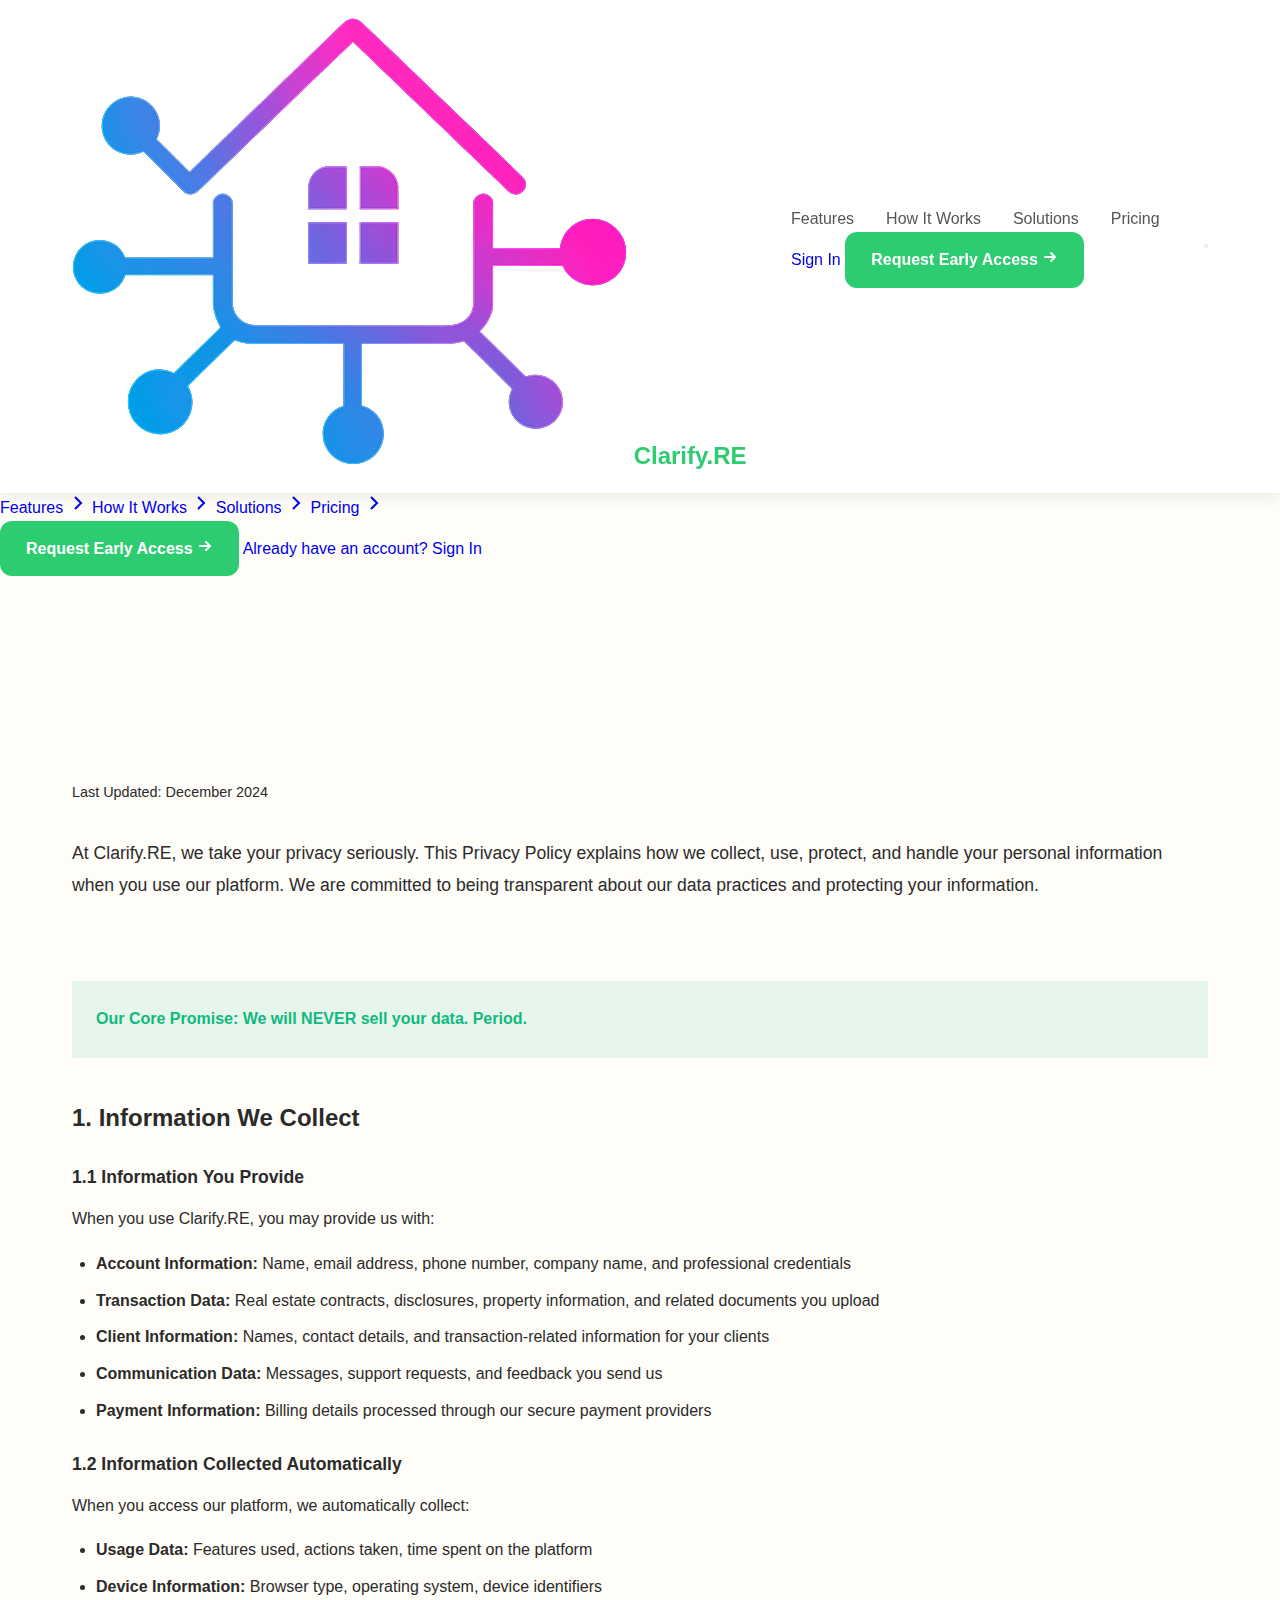
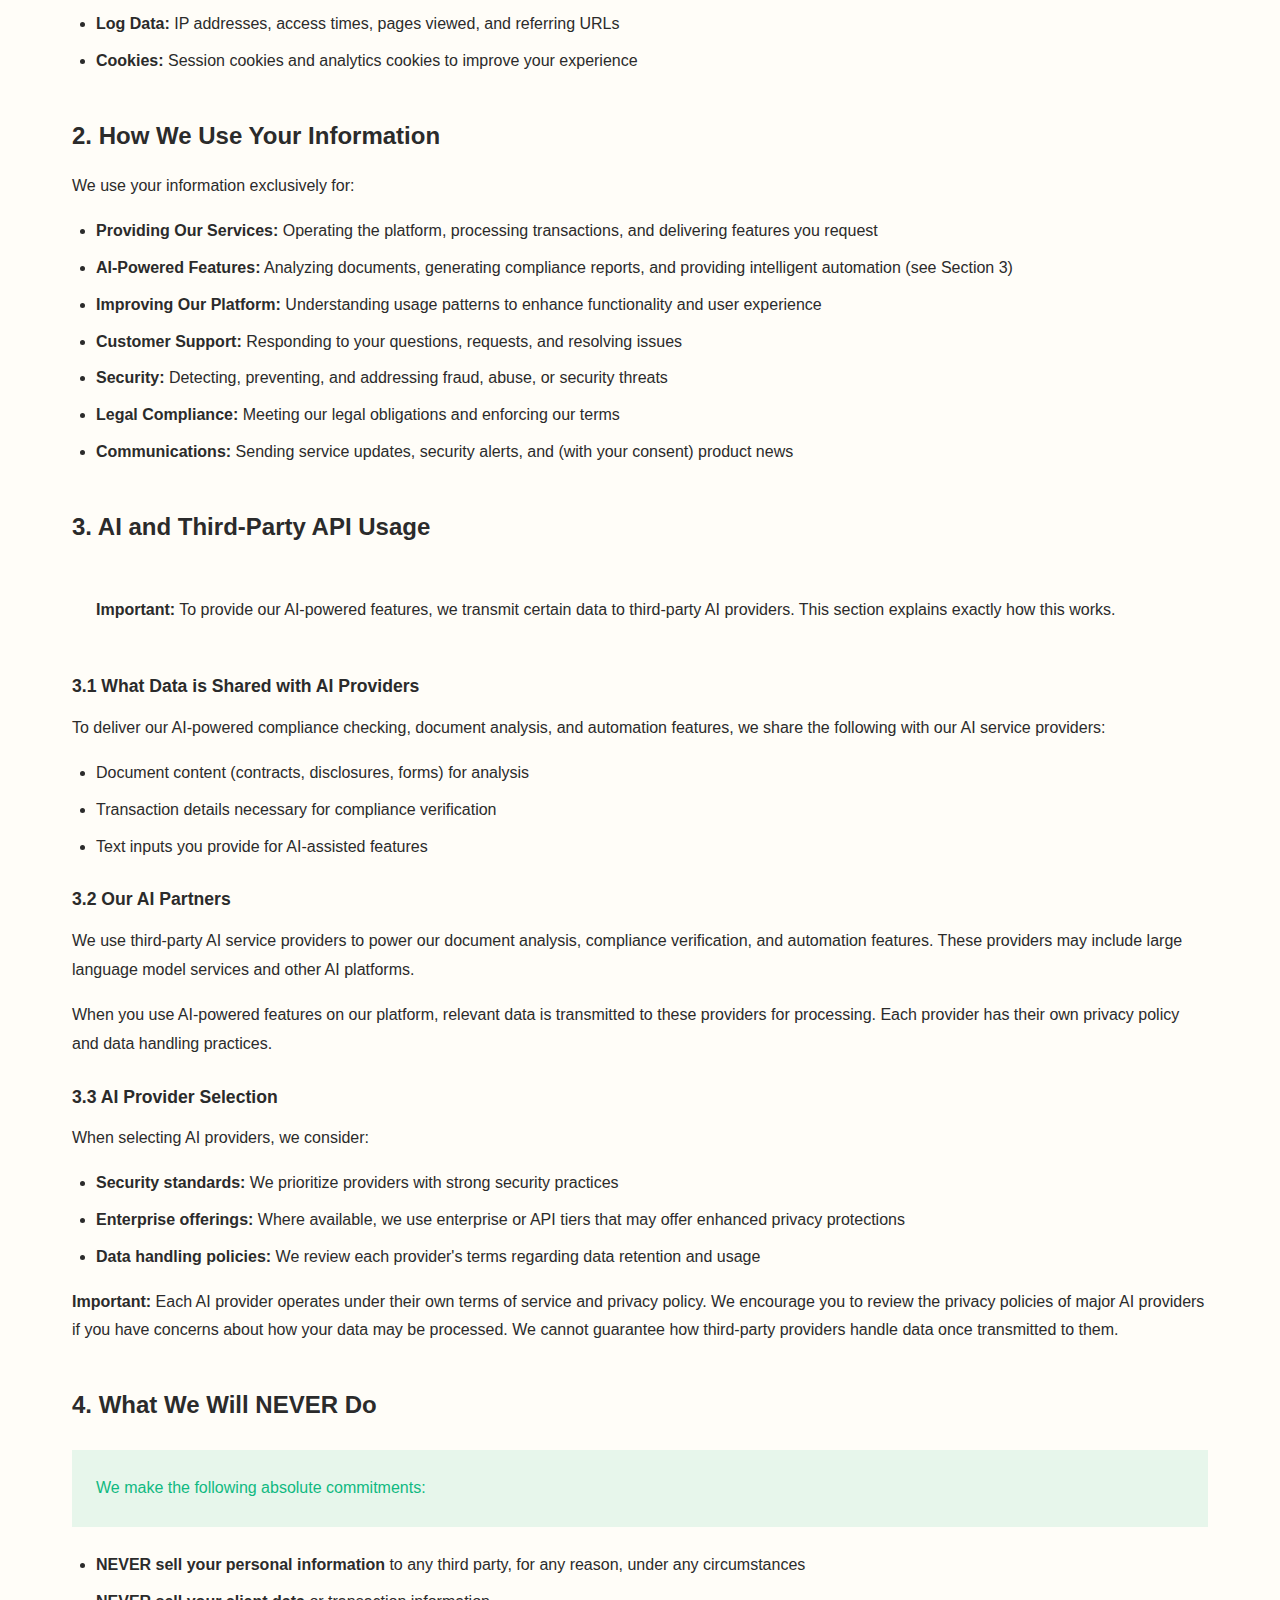
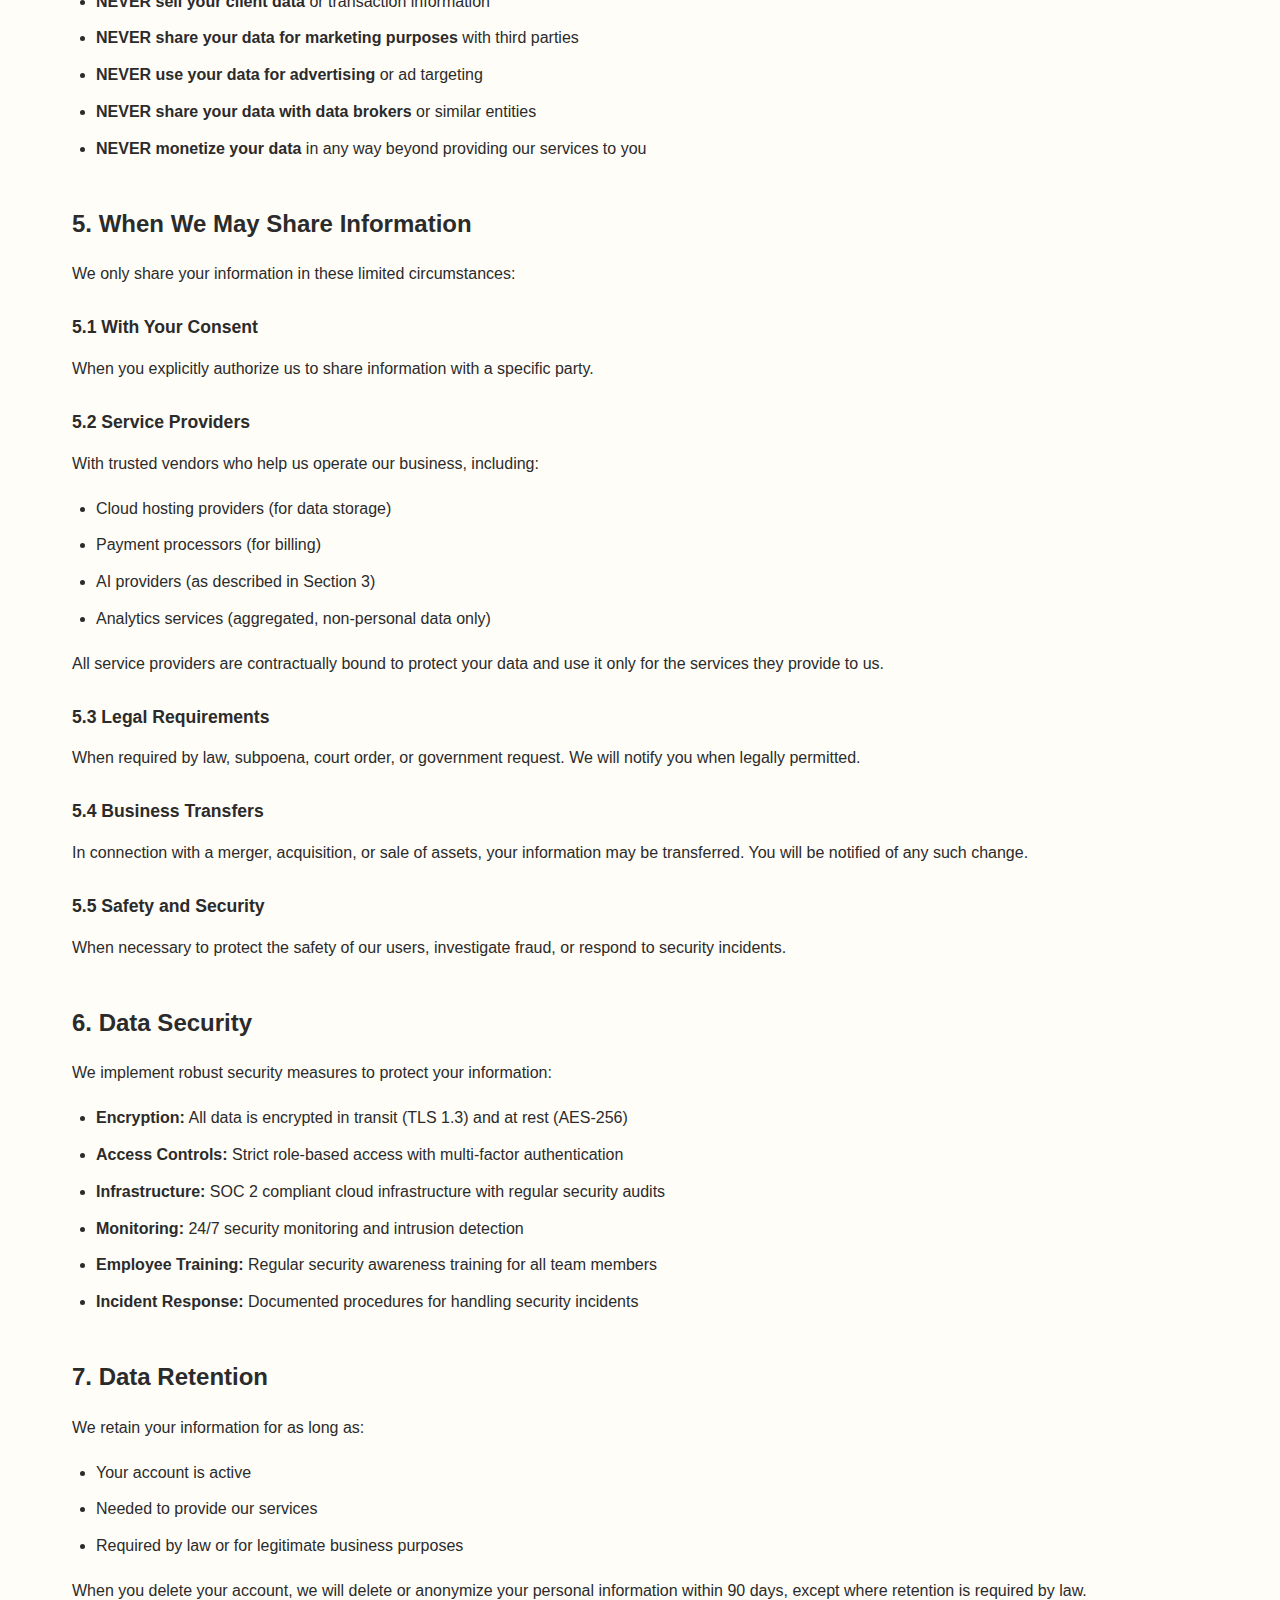
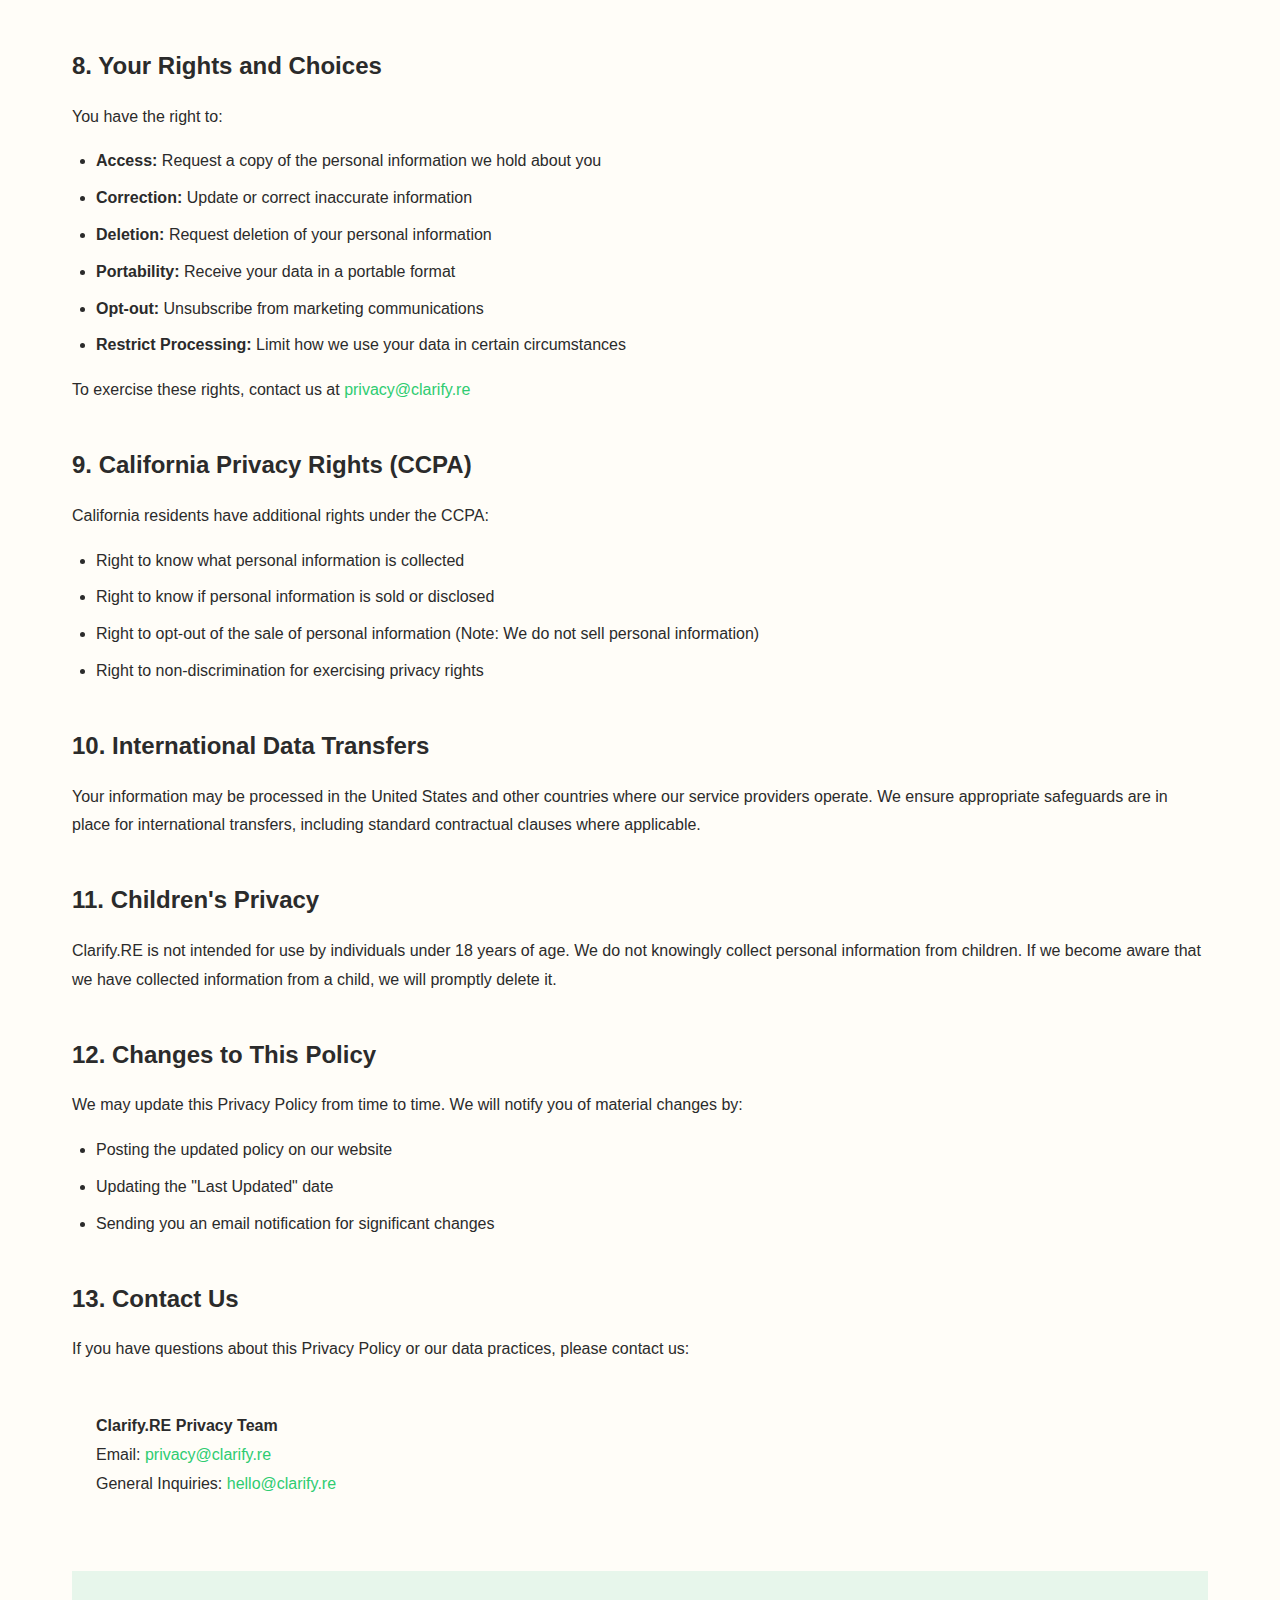
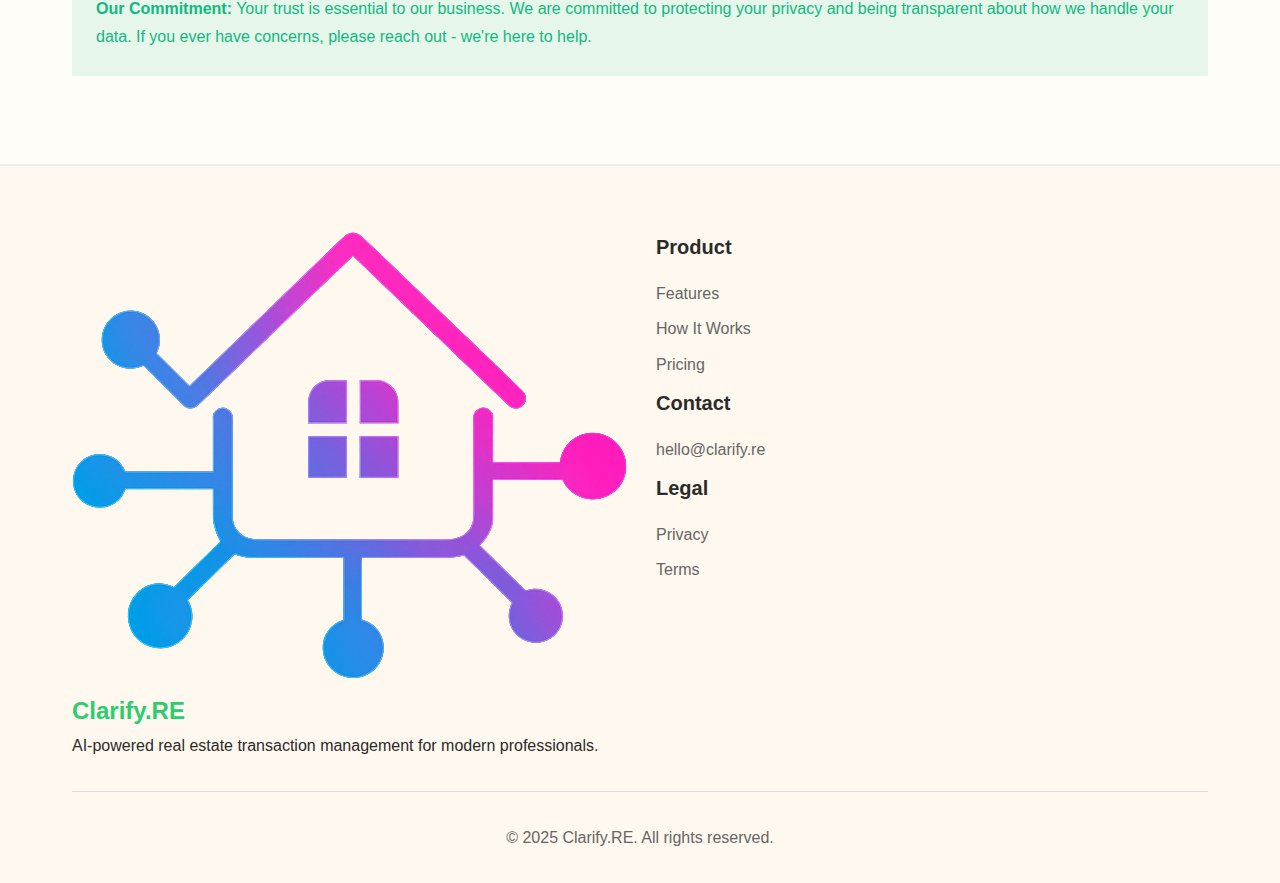
<file: privacy.html>
<!DOCTYPE html>
<html lang="en">
<head>
    <meta charset="UTF-8">
    <meta name="viewport" content="width=device-width, initial-scale=1.0">
    <title>Privacy Policy - Clarify.RE</title>
    <link rel="stylesheet" href="styles.css">
    <link rel="preconnect" href="https://fonts.googleapis.com">
    <link rel="preconnect" href="https://fonts.gstatic.com" crossorigin>
    <link href="https://fonts.googleapis.com/css2?family=Inter:wght@400;500;600;700;800&family=Outfit:wght@400;500;600&display=swap" rel="stylesheet">
    <style>
        .legal-content {
            padding: 8rem 0 4rem;
            min-height: 100vh;
        }
        .legal-content h1 {
            font-size: 2.5rem;
            margin-bottom: 0.5rem;
            background: var(--gradient-primary);
            -webkit-background-clip: text;
            -webkit-text-fill-color: transparent;
            background-clip: text;
        }
        .legal-content .last-updated {
            color: var(--color-gray-500);
            margin-bottom: 2rem;
            font-size: 0.9rem;
        }
        .legal-content .intro {
            color: var(--color-gray-600);
            font-size: 1.1rem;
            line-height: 1.8;
            margin-bottom: 3rem;
            padding-bottom: 2rem;
            border-bottom: 1px solid var(--color-gray-300);
        }
        .legal-content h2 {
            font-size: 1.5rem;
            color: var(--color-gray-900);
            margin-top: 2.5rem;
            margin-bottom: 1rem;
        }
        .legal-content h3 {
            font-size: 1.1rem;
            color: var(--color-gray-800);
            margin-top: 1.5rem;
            margin-bottom: 0.75rem;
        }
        .legal-content p {
            color: var(--color-gray-600);
            line-height: 1.8;
            margin-bottom: 1rem;
        }
        .legal-content ul {
            color: var(--color-gray-600);
            line-height: 1.8;
            margin-bottom: 1rem;
            padding-left: 1.5rem;
        }
        .legal-content li {
            margin-bottom: 0.5rem;
        }
        .legal-content .highlight-box {
            background: var(--color-gray-200);
            border: 1px solid var(--color-gray-300);
            border-radius: var(--radius-lg);
            padding: 1.5rem;
            margin: 1.5rem 0;
        }
        .legal-content .highlight-box p {
            margin-bottom: 0;
        }
        .legal-content .highlight-box-green {
            background: rgba(16, 185, 129, 0.1);
            border-color: rgba(16, 185, 129, 0.3);
        }
        .legal-content .highlight-box-green p {
            color: #10b981;
        }
        .legal-content table {
            width: 100%;
            border-collapse: collapse;
            margin: 1.5rem 0;
        }
        .legal-content th,
        .legal-content td {
            padding: 1rem;
            text-align: left;
            border: 1px solid var(--color-gray-300);
            color: var(--color-gray-600);
        }
        .legal-content th {
            background: var(--color-gray-200);
            color: var(--color-gray-900);
            font-weight: 600;
        }
        .legal-content td {
            background: var(--color-gray-100);
        }
    </style>
</head>
<body>
    <!-- Navigation -->
    <nav class="navbar">
        <div class="container">
            <div class="nav-content">
                <a href="index.html" class="logo">
                    <img src="images/clarify-re.png" alt="Clarify.RE" class="logo-img">
                    <span class="logo-text">Clarify<span class="logo-accent">.RE</span></span>
                </a>

                <!-- Desktop Navigation -->
                <div class="nav-desktop">
                    <div class="nav-links">
                        <a href="index.html#features">Features</a>
                        <a href="index.html#how-it-works">How It Works</a>
                        <a href="index.html#solutions">Solutions</a>
                        <a href="index.html#pricing">Pricing</a>
                    </div>
                    <div class="nav-actions">
                        <a href="https://app.clarify.re/login" class="btn-ghost">Sign In</a>
                        <a href="mailto:hello@clarify.re?subject=Waitlist%20Request" class="btn-primary">
                            Request Early Access
                            <svg width="16" height="16" viewBox="0 0 16 16" fill="none">
                                <path d="M3 8H13M13 8L9 4M13 8L9 12" stroke="currentColor" stroke-width="2" stroke-linecap="round" stroke-linejoin="round"/>
                            </svg>
                        </a>
                    </div>
                </div>

                <!-- Mobile Menu Button -->
                <button class="mobile-menu-btn" aria-label="Menu" aria-expanded="false">
                    <span class="hamburger-icon">
                        <span class="hamburger-line"></span>
                        <span class="hamburger-line"></span>
                        <span class="hamburger-line"></span>
                    </span>
                </button>
            </div>
        </div>
    </nav>

    <!-- Mobile Navigation Overlay -->
    <div class="mobile-nav" id="mobile-nav">
        <div class="mobile-nav-content">
            <nav class="mobile-nav-links">
                <a href="index.html#features" class="mobile-nav-link">
                    <span class="mobile-nav-label">Features</span>
                    <svg width="20" height="20" viewBox="0 0 20 20" fill="none" stroke="currentColor" stroke-width="2">
                        <path d="M7 4l6 6-6 6"/>
                    </svg>
                </a>
                <a href="index.html#how-it-works" class="mobile-nav-link">
                    <span class="mobile-nav-label">How It Works</span>
                    <svg width="20" height="20" viewBox="0 0 20 20" fill="none" stroke="currentColor" stroke-width="2">
                        <path d="M7 4l6 6-6 6"/>
                    </svg>
                </a>
                <a href="index.html#solutions" class="mobile-nav-link">
                    <span class="mobile-nav-label">Solutions</span>
                    <svg width="20" height="20" viewBox="0 0 20 20" fill="none" stroke="currentColor" stroke-width="2">
                        <path d="M7 4l6 6-6 6"/>
                    </svg>
                </a>
                <a href="index.html#pricing" class="mobile-nav-link">
                    <span class="mobile-nav-label">Pricing</span>
                    <svg width="20" height="20" viewBox="0 0 20 20" fill="none" stroke="currentColor" stroke-width="2">
                        <path d="M7 4l6 6-6 6"/>
                    </svg>
                </a>
            </nav>
            <div class="mobile-nav-actions">
                <a href="mailto:hello@clarify.re?subject=Waitlist%20Request" class="btn-primary btn-mobile-cta">
                    Request Early Access
                    <svg width="16" height="16" viewBox="0 0 16 16" fill="none">
                        <path d="M3 8H13M13 8L9 4M13 8L9 12" stroke="currentColor" stroke-width="2" stroke-linecap="round" stroke-linejoin="round"/>
                    </svg>
                </a>
                <a href="https://app.clarify.re/login" class="mobile-nav-signin">Already have an account? <span>Sign In</span></a>
            </div>
        </div>
    </div>

    <!-- Legal Content -->
    <section class="legal-content">
        <div class="container">
            <h1>Privacy Policy</h1>
            <p class="last-updated">Last Updated: December 2024</p>

            <p class="intro">
                At Clarify.RE, we take your privacy seriously. This Privacy Policy explains how we collect, use, protect, and handle your personal information when you use our platform. We are committed to being transparent about our data practices and protecting your information.
            </p>

            <div class="highlight-box highlight-box-green">
                <p><strong>Our Core Promise: We will NEVER sell your data. Period.</strong></p>
            </div>

            <h2>1. Information We Collect</h2>

            <h3>1.1 Information You Provide</h3>
            <p>When you use Clarify.RE, you may provide us with:</p>
            <ul>
                <li><strong>Account Information:</strong> Name, email address, phone number, company name, and professional credentials</li>
                <li><strong>Transaction Data:</strong> Real estate contracts, disclosures, property information, and related documents you upload</li>
                <li><strong>Client Information:</strong> Names, contact details, and transaction-related information for your clients</li>
                <li><strong>Communication Data:</strong> Messages, support requests, and feedback you send us</li>
                <li><strong>Payment Information:</strong> Billing details processed through our secure payment providers</li>
            </ul>

            <h3>1.2 Information Collected Automatically</h3>
            <p>When you access our platform, we automatically collect:</p>
            <ul>
                <li><strong>Usage Data:</strong> Features used, actions taken, time spent on the platform</li>
                <li><strong>Device Information:</strong> Browser type, operating system, device identifiers</li>
                <li><strong>Log Data:</strong> IP addresses, access times, pages viewed, and referring URLs</li>
                <li><strong>Cookies:</strong> Session cookies and analytics cookies to improve your experience</li>
            </ul>

            <h2>2. How We Use Your Information</h2>

            <p>We use your information exclusively for:</p>
            <ul>
                <li><strong>Providing Our Services:</strong> Operating the platform, processing transactions, and delivering features you request</li>
                <li><strong>AI-Powered Features:</strong> Analyzing documents, generating compliance reports, and providing intelligent automation (see Section 3)</li>
                <li><strong>Improving Our Platform:</strong> Understanding usage patterns to enhance functionality and user experience</li>
                <li><strong>Customer Support:</strong> Responding to your questions, requests, and resolving issues</li>
                <li><strong>Security:</strong> Detecting, preventing, and addressing fraud, abuse, or security threats</li>
                <li><strong>Legal Compliance:</strong> Meeting our legal obligations and enforcing our terms</li>
                <li><strong>Communications:</strong> Sending service updates, security alerts, and (with your consent) product news</li>
            </ul>

            <h2>3. AI and Third-Party API Usage</h2>

            <div class="highlight-box">
                <p><strong>Important:</strong> To provide our AI-powered features, we transmit certain data to third-party AI providers. This section explains exactly how this works.</p>
            </div>

            <h3>3.1 What Data is Shared with AI Providers</h3>
            <p>To deliver our AI-powered compliance checking, document analysis, and automation features, we share the following with our AI service providers:</p>
            <ul>
                <li>Document content (contracts, disclosures, forms) for analysis</li>
                <li>Transaction details necessary for compliance verification</li>
                <li>Text inputs you provide for AI-assisted features</li>
            </ul>

            <h3>3.2 Our AI Partners</h3>
            <p>We use third-party AI service providers to power our document analysis, compliance verification, and automation features. These providers may include large language model services and other AI platforms.</p>
            <p>When you use AI-powered features on our platform, relevant data is transmitted to these providers for processing. Each provider has their own privacy policy and data handling practices.</p>

            <h3>3.3 AI Provider Selection</h3>
            <p>When selecting AI providers, we consider:</p>
            <ul>
                <li><strong>Security standards:</strong> We prioritize providers with strong security practices</li>
                <li><strong>Enterprise offerings:</strong> Where available, we use enterprise or API tiers that may offer enhanced privacy protections</li>
                <li><strong>Data handling policies:</strong> We review each provider's terms regarding data retention and usage</li>
            </ul>
            <p><strong>Important:</strong> Each AI provider operates under their own terms of service and privacy policy. We encourage you to review the privacy policies of major AI providers if you have concerns about how your data may be processed. We cannot guarantee how third-party providers handle data once transmitted to them.</p>

            <h2>4. What We Will NEVER Do</h2>

            <div class="highlight-box highlight-box-green">
                <p>We make the following absolute commitments:</p>
            </div>

            <ul>
                <li><strong>NEVER sell your personal information</strong> to any third party, for any reason, under any circumstances</li>
                <li><strong>NEVER sell your client data</strong> or transaction information</li>
                <li><strong>NEVER share your data for marketing purposes</strong> with third parties</li>
                <li><strong>NEVER use your data for advertising</strong> or ad targeting</li>
                <li><strong>NEVER share your data with data brokers</strong> or similar entities</li>
                <li><strong>NEVER monetize your data</strong> in any way beyond providing our services to you</li>
            </ul>

            <h2>5. When We May Share Information</h2>

            <p>We only share your information in these limited circumstances:</p>

            <h3>5.1 With Your Consent</h3>
            <p>When you explicitly authorize us to share information with a specific party.</p>

            <h3>5.2 Service Providers</h3>
            <p>With trusted vendors who help us operate our business, including:</p>
            <ul>
                <li>Cloud hosting providers (for data storage)</li>
                <li>Payment processors (for billing)</li>
                <li>AI providers (as described in Section 3)</li>
                <li>Analytics services (aggregated, non-personal data only)</li>
            </ul>
            <p>All service providers are contractually bound to protect your data and use it only for the services they provide to us.</p>

            <h3>5.3 Legal Requirements</h3>
            <p>When required by law, subpoena, court order, or government request. We will notify you when legally permitted.</p>

            <h3>5.4 Business Transfers</h3>
            <p>In connection with a merger, acquisition, or sale of assets, your information may be transferred. You will be notified of any such change.</p>

            <h3>5.5 Safety and Security</h3>
            <p>When necessary to protect the safety of our users, investigate fraud, or respond to security incidents.</p>

            <h2>6. Data Security</h2>

            <p>We implement robust security measures to protect your information:</p>
            <ul>
                <li><strong>Encryption:</strong> All data is encrypted in transit (TLS 1.3) and at rest (AES-256)</li>
                <li><strong>Access Controls:</strong> Strict role-based access with multi-factor authentication</li>
                <li><strong>Infrastructure:</strong> SOC 2 compliant cloud infrastructure with regular security audits</li>
                <li><strong>Monitoring:</strong> 24/7 security monitoring and intrusion detection</li>
                <li><strong>Employee Training:</strong> Regular security awareness training for all team members</li>
                <li><strong>Incident Response:</strong> Documented procedures for handling security incidents</li>
            </ul>

            <h2>7. Data Retention</h2>

            <p>We retain your information for as long as:</p>
            <ul>
                <li>Your account is active</li>
                <li>Needed to provide our services</li>
                <li>Required by law or for legitimate business purposes</li>
            </ul>
            <p>When you delete your account, we will delete or anonymize your personal information within 90 days, except where retention is required by law.</p>

            <h2>8. Your Rights and Choices</h2>

            <p>You have the right to:</p>
            <ul>
                <li><strong>Access:</strong> Request a copy of the personal information we hold about you</li>
                <li><strong>Correction:</strong> Update or correct inaccurate information</li>
                <li><strong>Deletion:</strong> Request deletion of your personal information</li>
                <li><strong>Portability:</strong> Receive your data in a portable format</li>
                <li><strong>Opt-out:</strong> Unsubscribe from marketing communications</li>
                <li><strong>Restrict Processing:</strong> Limit how we use your data in certain circumstances</li>
            </ul>
            <p>To exercise these rights, contact us at <a href="mailto:privacy@clarify.re" style="color: var(--color-primary);">privacy@clarify.re</a></p>

            <h2>9. California Privacy Rights (CCPA)</h2>

            <p>California residents have additional rights under the CCPA:</p>
            <ul>
                <li>Right to know what personal information is collected</li>
                <li>Right to know if personal information is sold or disclosed</li>
                <li>Right to opt-out of the sale of personal information (Note: We do not sell personal information)</li>
                <li>Right to non-discrimination for exercising privacy rights</li>
            </ul>

            <h2>10. International Data Transfers</h2>

            <p>Your information may be processed in the United States and other countries where our service providers operate. We ensure appropriate safeguards are in place for international transfers, including standard contractual clauses where applicable.</p>

            <h2>11. Children's Privacy</h2>

            <p>Clarify.RE is not intended for use by individuals under 18 years of age. We do not knowingly collect personal information from children. If we become aware that we have collected information from a child, we will promptly delete it.</p>

            <h2>12. Changes to This Policy</h2>

            <p>We may update this Privacy Policy from time to time. We will notify you of material changes by:</p>
            <ul>
                <li>Posting the updated policy on our website</li>
                <li>Updating the "Last Updated" date</li>
                <li>Sending you an email notification for significant changes</li>
            </ul>

            <h2>13. Contact Us</h2>

            <p>If you have questions about this Privacy Policy or our data practices, please contact us:</p>
            <div class="highlight-box">
                <p><strong>Clarify.RE Privacy Team</strong><br>
                Email: <a href="mailto:privacy@clarify.re" style="color: var(--color-primary);">privacy@clarify.re</a><br>
                General Inquiries: <a href="mailto:hello@clarify.re" style="color: var(--color-primary);">hello@clarify.re</a></p>
            </div>

            <div class="highlight-box highlight-box-green" style="margin-top: 3rem;">
                <p><strong>Our Commitment:</strong> Your trust is essential to our business. We are committed to protecting your privacy and being transparent about how we handle your data. If you ever have concerns, please reach out - we're here to help.</p>
            </div>
        </div>
    </section>

    <!-- Footer -->
    <footer class="footer">
        <div class="container">
            <div class="footer-content">
                <div class="footer-brand">
                    <a href="index.html" class="logo">
                        <img src="images/clarify-re.png" alt="Clarify.RE" class="logo-img">
                        <span class="logo-text">Clarify<span class="logo-accent">.RE</span></span>
                    </a>
                    <p>AI-powered real estate transaction management for modern professionals.</p>
                </div>
                <div class="footer-links">
                    <div class="footer-column">
                        <h4>Product</h4>
                        <a href="index.html#features">Features</a>
                        <a href="index.html#how-it-works">How It Works</a>
                        <a href="index.html#pricing">Pricing</a>
                    </div>
                    <div class="footer-column">
                        <h4>Contact</h4>
                        <a href="mailto:hello@clarify.re">hello@clarify.re</a>
                    </div>
                    <div class="footer-column">
                        <h4>Legal</h4>
                        <a href="privacy.html">Privacy</a>
                        <a href="terms.html">Terms</a>
                    </div>
                </div>
            </div>
            <div class="footer-bottom">
                <p>&copy; 2025 Clarify.RE. All rights reserved.</p>
                <div class="footer-social">
                </div>
            </div>
        </div>
    </footer>

    <script src="script.js"></script>
</body>
</html>
</file>
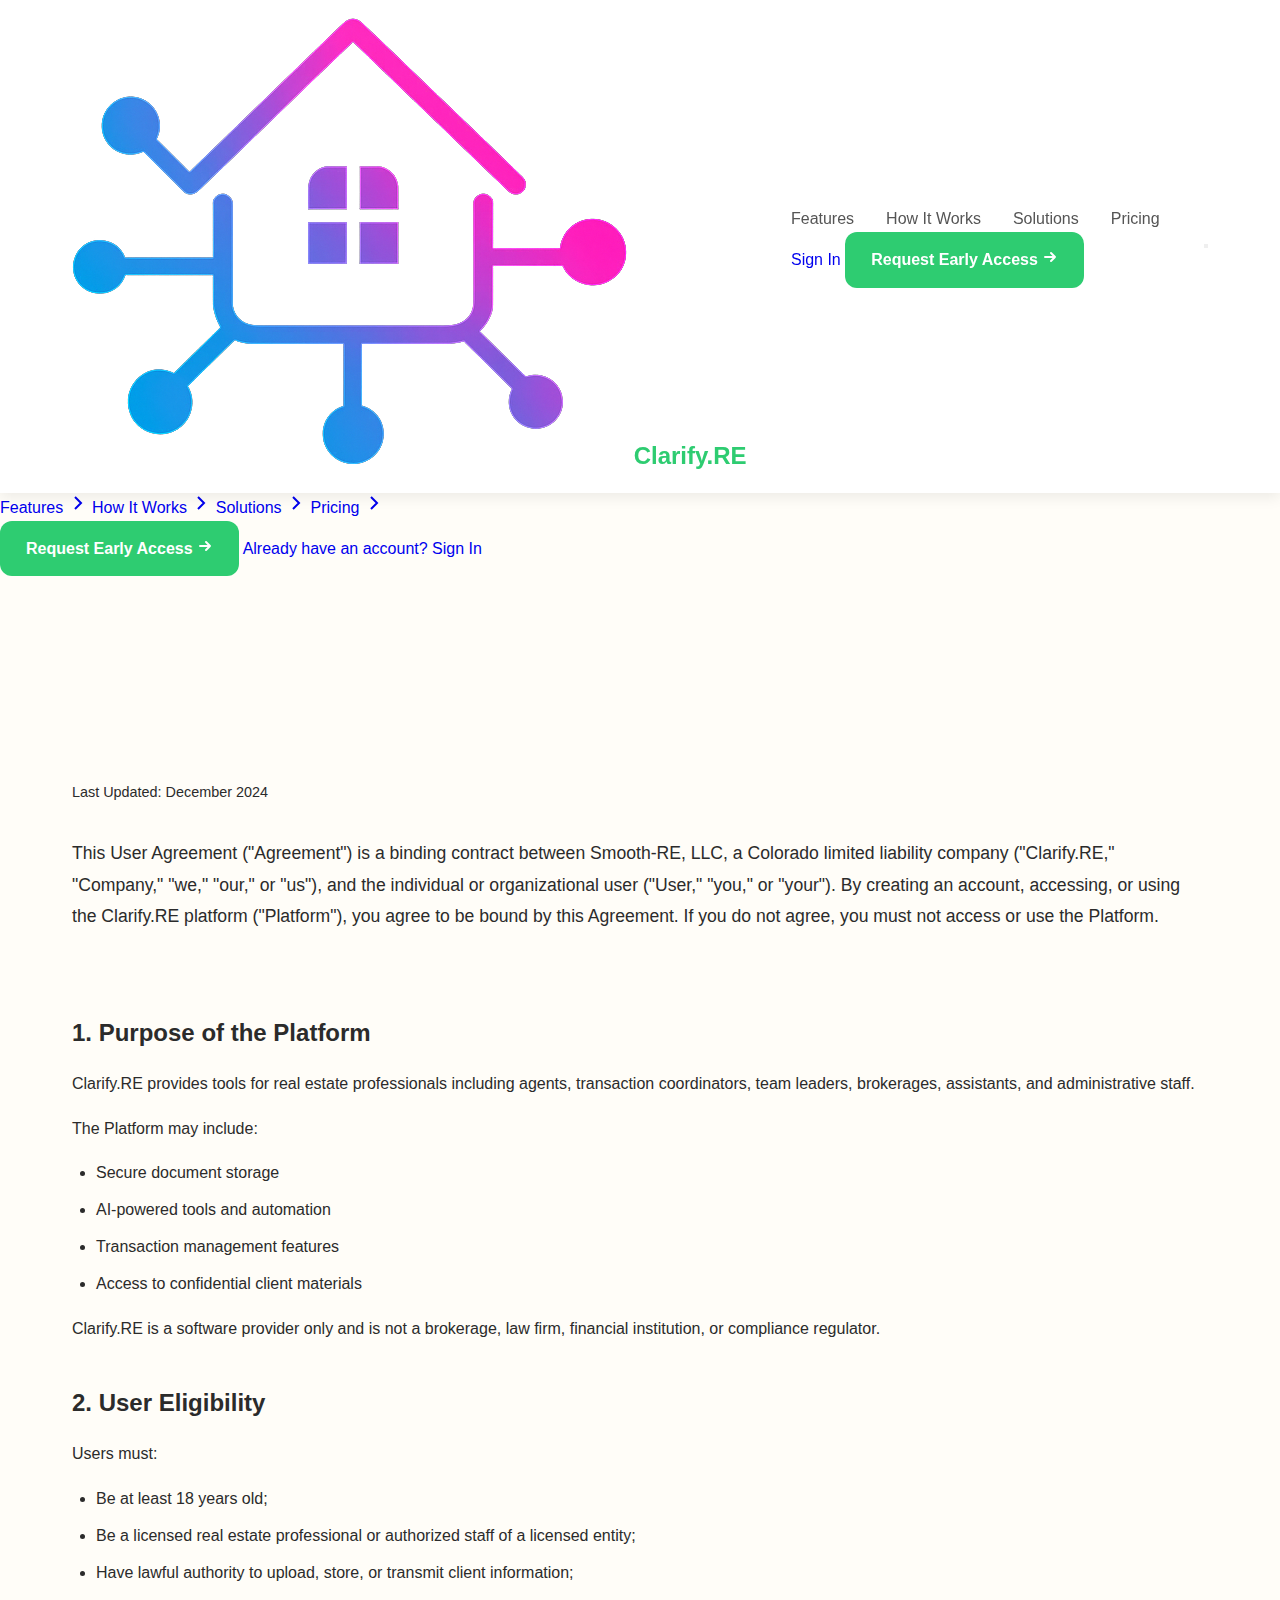
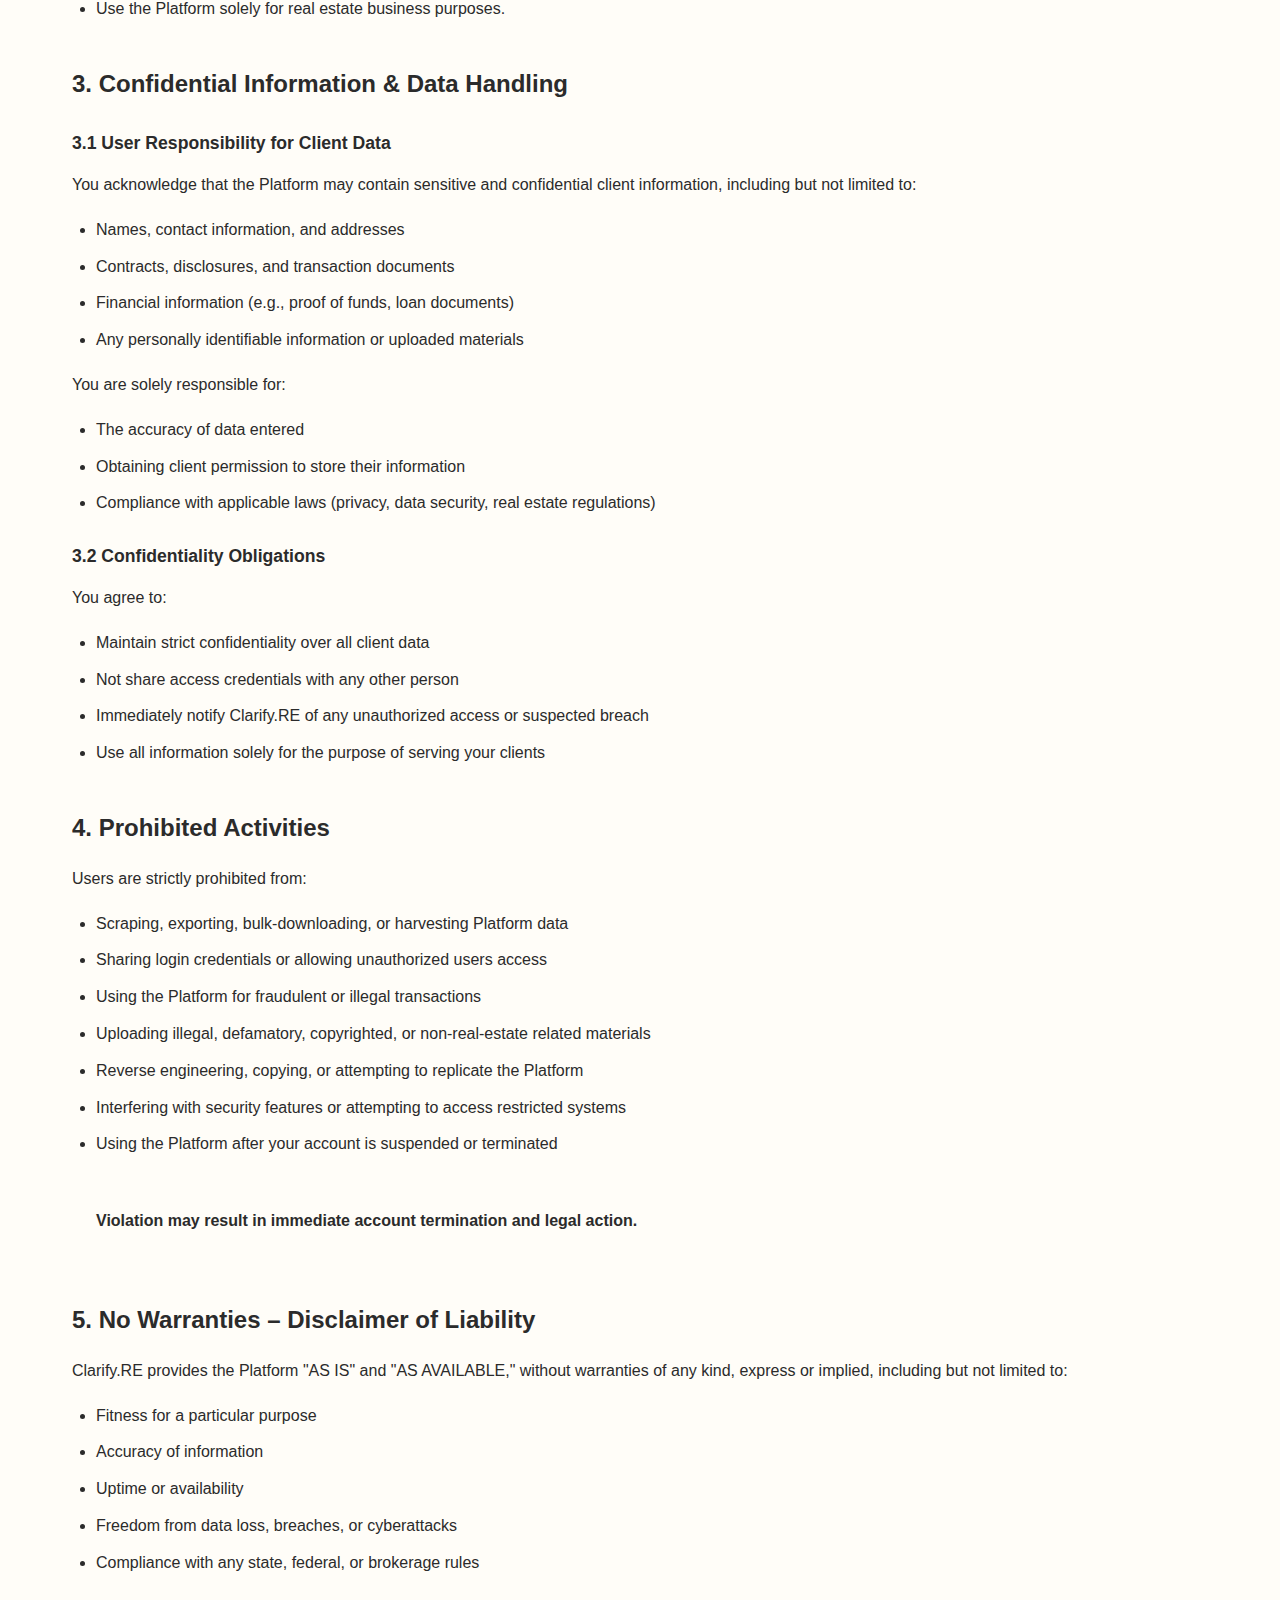
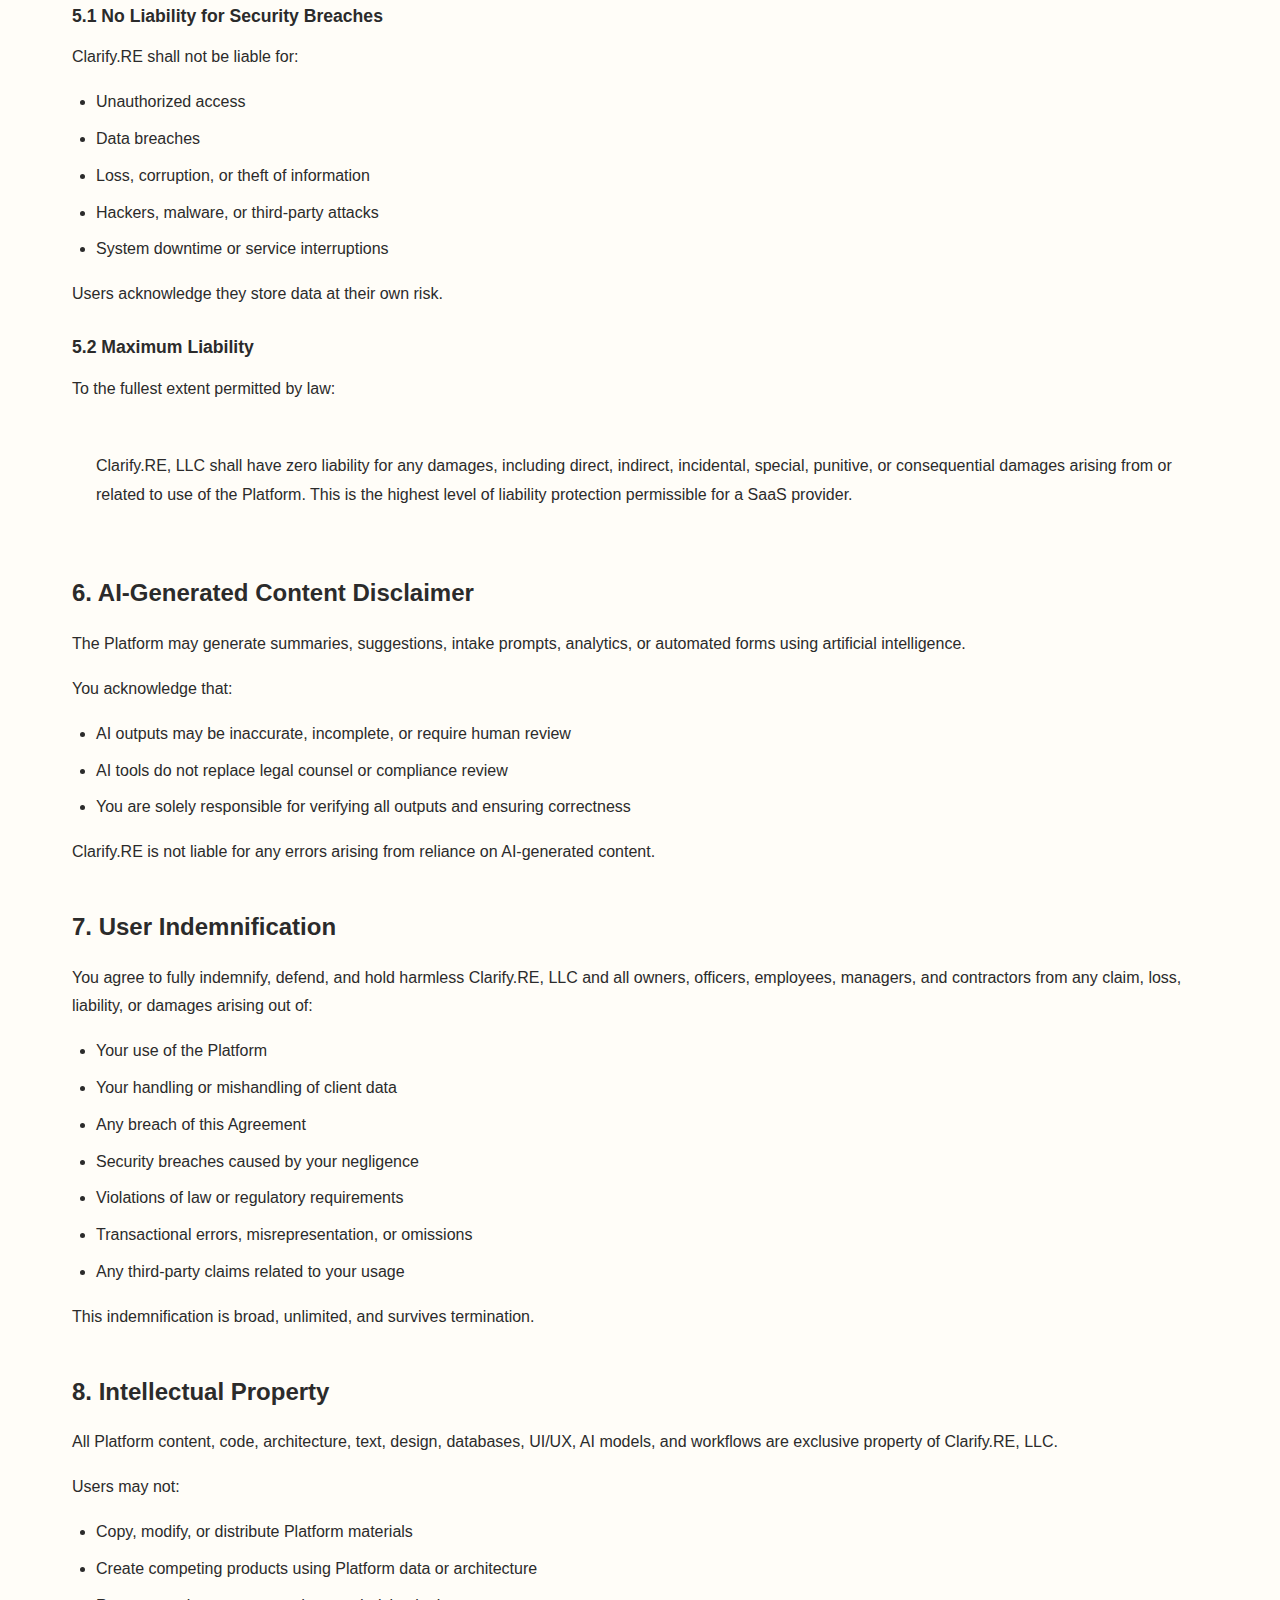
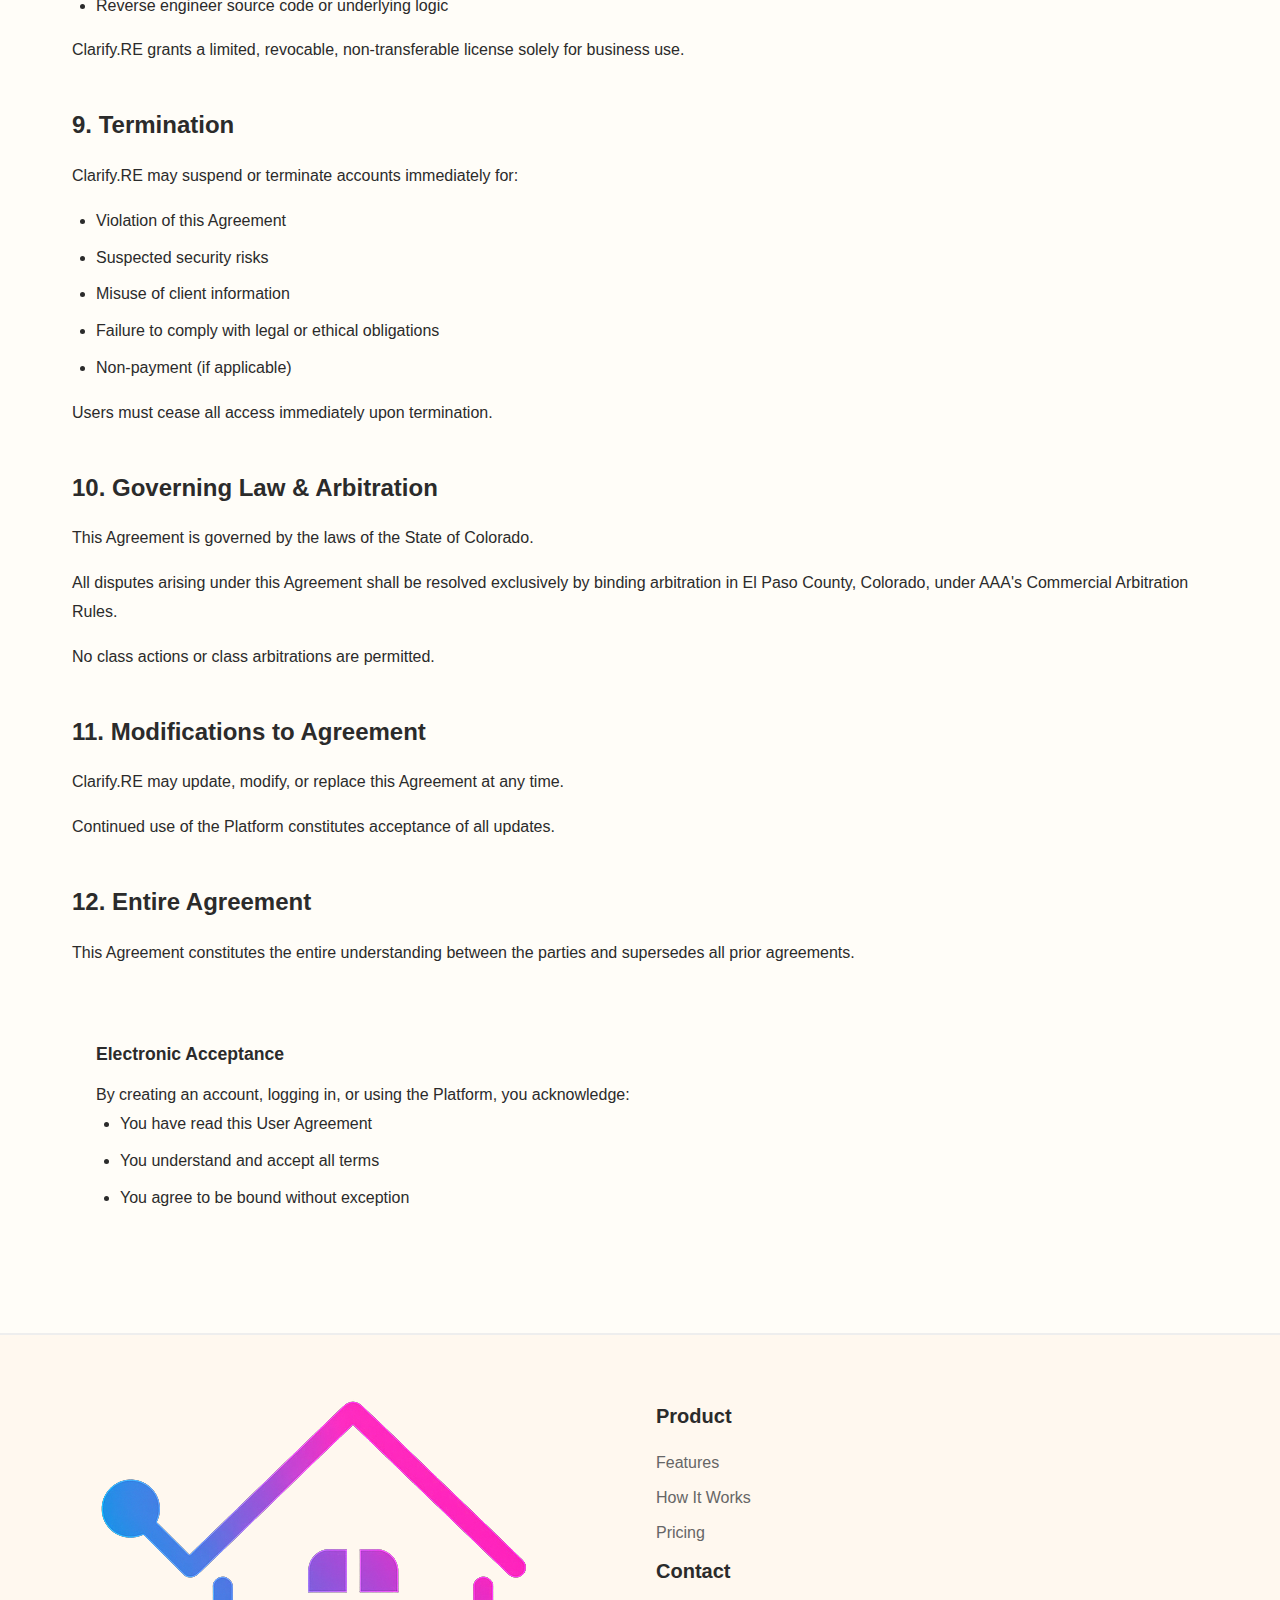
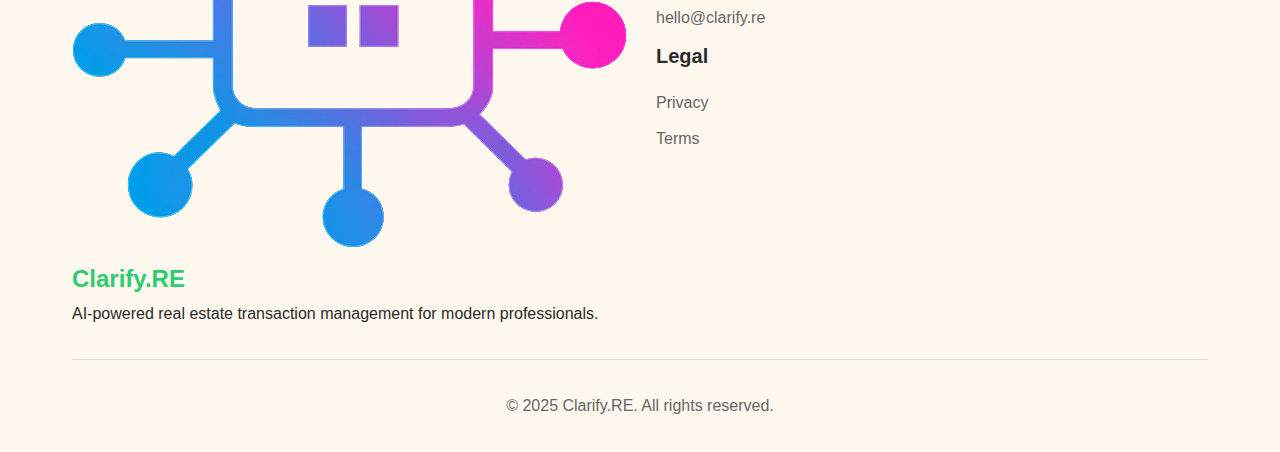
<file: terms.html>
<!DOCTYPE html>
<html lang="en">
<head>
    <meta charset="UTF-8">
    <meta name="viewport" content="width=device-width, initial-scale=1.0">
    <title>Terms of Service - Clarify.RE</title>
    <link rel="stylesheet" href="styles.css">
    <link rel="preconnect" href="https://fonts.googleapis.com">
    <link rel="preconnect" href="https://fonts.gstatic.com" crossorigin>
    <link href="https://fonts.googleapis.com/css2?family=Inter:wght@400;500;600;700;800&family=Outfit:wght@400;500;600&display=swap" rel="stylesheet">
    <style>
        .legal-content {
            padding: 8rem 0 4rem;
            min-height: 100vh;
        }
        .legal-content h1 {
            font-size: 2.5rem;
            margin-bottom: 0.5rem;
            background: var(--gradient-primary);
            -webkit-background-clip: text;
            -webkit-text-fill-color: transparent;
            background-clip: text;
        }
        .legal-content .last-updated {
            color: var(--color-gray-500);
            margin-bottom: 2rem;
            font-size: 0.9rem;
        }
        .legal-content .intro {
            color: var(--color-gray-600);
            font-size: 1.1rem;
            line-height: 1.8;
            margin-bottom: 3rem;
            padding-bottom: 2rem;
            border-bottom: 1px solid var(--color-gray-300);
        }
        .legal-content h2 {
            font-size: 1.5rem;
            color: var(--color-gray-900);
            margin-top: 2.5rem;
            margin-bottom: 1rem;
        }
        .legal-content h3 {
            font-size: 1.1rem;
            color: var(--color-gray-800);
            margin-top: 1.5rem;
            margin-bottom: 0.75rem;
        }
        .legal-content p {
            color: var(--color-gray-600);
            line-height: 1.8;
            margin-bottom: 1rem;
        }
        .legal-content ul {
            color: var(--color-gray-600);
            line-height: 1.8;
            margin-bottom: 1rem;
            padding-left: 1.5rem;
        }
        .legal-content li {
            margin-bottom: 0.5rem;
        }
        .legal-content .highlight-box {
            background: var(--color-gray-200);
            border: 1px solid var(--color-gray-300);
            border-radius: var(--radius-lg);
            padding: 1.5rem;
            margin: 1.5rem 0;
        }
        .legal-content .highlight-box p {
            margin-bottom: 0;
        }
    </style>
</head>
<body>
    <!-- Navigation -->
    <nav class="navbar">
        <div class="container">
            <div class="nav-content">
                <a href="index.html" class="logo">
                    <img src="images/clarify-re.png" alt="Clarify.RE" class="logo-img">
                    <span class="logo-text">Clarify<span class="logo-accent">.RE</span></span>
                </a>

                <!-- Desktop Navigation -->
                <div class="nav-desktop">
                    <div class="nav-links">
                        <a href="index.html#features">Features</a>
                        <a href="index.html#how-it-works">How It Works</a>
                        <a href="index.html#solutions">Solutions</a>
                        <a href="index.html#pricing">Pricing</a>
                    </div>
                    <div class="nav-actions">
                        <a href="https://app.clarify.re/login" class="btn-ghost">Sign In</a>
                        <a href="mailto:hello@clarify.re?subject=Waitlist%20Request" class="btn-primary">
                            Request Early Access
                            <svg width="16" height="16" viewBox="0 0 16 16" fill="none">
                                <path d="M3 8H13M13 8L9 4M13 8L9 12" stroke="currentColor" stroke-width="2" stroke-linecap="round" stroke-linejoin="round"/>
                            </svg>
                        </a>
                    </div>
                </div>

                <!-- Mobile Menu Button -->
                <button class="mobile-menu-btn" aria-label="Menu" aria-expanded="false">
                    <span class="hamburger-icon">
                        <span class="hamburger-line"></span>
                        <span class="hamburger-line"></span>
                        <span class="hamburger-line"></span>
                    </span>
                </button>
            </div>
        </div>
    </nav>

    <!-- Mobile Navigation Overlay -->
    <div class="mobile-nav" id="mobile-nav">
        <div class="mobile-nav-content">
            <nav class="mobile-nav-links">
                <a href="index.html#features" class="mobile-nav-link">
                    <span class="mobile-nav-label">Features</span>
                    <svg width="20" height="20" viewBox="0 0 20 20" fill="none" stroke="currentColor" stroke-width="2">
                        <path d="M7 4l6 6-6 6"/>
                    </svg>
                </a>
                <a href="index.html#how-it-works" class="mobile-nav-link">
                    <span class="mobile-nav-label">How It Works</span>
                    <svg width="20" height="20" viewBox="0 0 20 20" fill="none" stroke="currentColor" stroke-width="2">
                        <path d="M7 4l6 6-6 6"/>
                    </svg>
                </a>
                <a href="index.html#solutions" class="mobile-nav-link">
                    <span class="mobile-nav-label">Solutions</span>
                    <svg width="20" height="20" viewBox="0 0 20 20" fill="none" stroke="currentColor" stroke-width="2">
                        <path d="M7 4l6 6-6 6"/>
                    </svg>
                </a>
                <a href="index.html#pricing" class="mobile-nav-link">
                    <span class="mobile-nav-label">Pricing</span>
                    <svg width="20" height="20" viewBox="0 0 20 20" fill="none" stroke="currentColor" stroke-width="2">
                        <path d="M7 4l6 6-6 6"/>
                    </svg>
                </a>
            </nav>
            <div class="mobile-nav-actions">
                <a href="mailto:hello@clarify.re?subject=Waitlist%20Request" class="btn-primary btn-mobile-cta">
                    Request Early Access
                    <svg width="16" height="16" viewBox="0 0 16 16" fill="none">
                        <path d="M3 8H13M13 8L9 4M13 8L9 12" stroke="currentColor" stroke-width="2" stroke-linecap="round" stroke-linejoin="round"/>
                    </svg>
                </a>
                <a href="https://app.clarify.re/login" class="mobile-nav-signin">Already have an account? <span>Sign In</span></a>
            </div>
        </div>
    </div>

    <!-- Legal Content -->
    <section class="legal-content">
        <div class="container">
            <h1>User Agreement</h1>
            <p class="last-updated">Last Updated: December 2024</p>

            <p class="intro">
                This User Agreement ("Agreement") is a binding contract between Smooth-RE, LLC, a Colorado limited liability company ("Clarify.RE," "Company," "we," "our," or "us"), and the individual or organizational user ("User," "you," or "your"). By creating an account, accessing, or using the Clarify.RE platform ("Platform"), you agree to be bound by this Agreement. If you do not agree, you must not access or use the Platform.
            </p>

            <h2>1. Purpose of the Platform</h2>
            <p>Clarify.RE provides tools for real estate professionals including agents, transaction coordinators, team leaders, brokerages, assistants, and administrative staff.</p>
            <p>The Platform may include:</p>
            <ul>
                <li>Secure document storage</li>
                <li>AI-powered tools and automation</li>
                <li>Transaction management features</li>
                <li>Access to confidential client materials</li>
            </ul>
            <p>Clarify.RE is a software provider only and is not a brokerage, law firm, financial institution, or compliance regulator.</p>

            <h2>2. User Eligibility</h2>
            <p>Users must:</p>
            <ul>
                <li>Be at least 18 years old;</li>
                <li>Be a licensed real estate professional or authorized staff of a licensed entity;</li>
                <li>Have lawful authority to upload, store, or transmit client information;</li>
                <li>Use the Platform solely for real estate business purposes.</li>
            </ul>

            <h2>3. Confidential Information & Data Handling</h2>

            <h3>3.1 User Responsibility for Client Data</h3>
            <p>You acknowledge that the Platform may contain sensitive and confidential client information, including but not limited to:</p>
            <ul>
                <li>Names, contact information, and addresses</li>
                <li>Contracts, disclosures, and transaction documents</li>
                <li>Financial information (e.g., proof of funds, loan documents)</li>
                <li>Any personally identifiable information or uploaded materials</li>
            </ul>
            <p>You are solely responsible for:</p>
            <ul>
                <li>The accuracy of data entered</li>
                <li>Obtaining client permission to store their information</li>
                <li>Compliance with applicable laws (privacy, data security, real estate regulations)</li>
            </ul>

            <h3>3.2 Confidentiality Obligations</h3>
            <p>You agree to:</p>
            <ul>
                <li>Maintain strict confidentiality over all client data</li>
                <li>Not share access credentials with any other person</li>
                <li>Immediately notify Clarify.RE of any unauthorized access or suspected breach</li>
                <li>Use all information solely for the purpose of serving your clients</li>
            </ul>

            <h2>4. Prohibited Activities</h2>
            <p>Users are strictly prohibited from:</p>
            <ul>
                <li>Scraping, exporting, bulk-downloading, or harvesting Platform data</li>
                <li>Sharing login credentials or allowing unauthorized users access</li>
                <li>Using the Platform for fraudulent or illegal transactions</li>
                <li>Uploading illegal, defamatory, copyrighted, or non-real-estate related materials</li>
                <li>Reverse engineering, copying, or attempting to replicate the Platform</li>
                <li>Interfering with security features or attempting to access restricted systems</li>
                <li>Using the Platform after your account is suspended or terminated</li>
            </ul>
            <div class="highlight-box">
                <p><strong>Violation may result in immediate account termination and legal action.</strong></p>
            </div>

            <h2>5. No Warranties – Disclaimer of Liability</h2>
            <p>Clarify.RE provides the Platform "AS IS" and "AS AVAILABLE," without warranties of any kind, express or implied, including but not limited to:</p>
            <ul>
                <li>Fitness for a particular purpose</li>
                <li>Accuracy of information</li>
                <li>Uptime or availability</li>
                <li>Freedom from data loss, breaches, or cyberattacks</li>
                <li>Compliance with any state, federal, or brokerage rules</li>
            </ul>

            <h3>5.1 No Liability for Security Breaches</h3>
            <p>Clarify.RE shall not be liable for:</p>
            <ul>
                <li>Unauthorized access</li>
                <li>Data breaches</li>
                <li>Loss, corruption, or theft of information</li>
                <li>Hackers, malware, or third-party attacks</li>
                <li>System downtime or service interruptions</li>
            </ul>
            <p>Users acknowledge they store data at their own risk.</p>

            <h3>5.2 Maximum Liability</h3>
            <p>To the fullest extent permitted by law:</p>
            <div class="highlight-box">
                <p>Clarify.RE, LLC shall have zero liability for any damages, including direct, indirect, incidental, special, punitive, or consequential damages arising from or related to use of the Platform. This is the highest level of liability protection permissible for a SaaS provider.</p>
            </div>

            <h2>6. AI-Generated Content Disclaimer</h2>
            <p>The Platform may generate summaries, suggestions, intake prompts, analytics, or automated forms using artificial intelligence.</p>
            <p>You acknowledge that:</p>
            <ul>
                <li>AI outputs may be inaccurate, incomplete, or require human review</li>
                <li>AI tools do not replace legal counsel or compliance review</li>
                <li>You are solely responsible for verifying all outputs and ensuring correctness</li>
            </ul>
            <p>Clarify.RE is not liable for any errors arising from reliance on AI-generated content.</p>

            <h2>7. User Indemnification</h2>
            <p>You agree to fully indemnify, defend, and hold harmless Clarify.RE, LLC and all owners, officers, employees, managers, and contractors from any claim, loss, liability, or damages arising out of:</p>
            <ul>
                <li>Your use of the Platform</li>
                <li>Your handling or mishandling of client data</li>
                <li>Any breach of this Agreement</li>
                <li>Security breaches caused by your negligence</li>
                <li>Violations of law or regulatory requirements</li>
                <li>Transactional errors, misrepresentation, or omissions</li>
                <li>Any third-party claims related to your usage</li>
            </ul>
            <p>This indemnification is broad, unlimited, and survives termination.</p>

            <h2>8. Intellectual Property</h2>
            <p>All Platform content, code, architecture, text, design, databases, UI/UX, AI models, and workflows are exclusive property of Clarify.RE, LLC.</p>
            <p>Users may not:</p>
            <ul>
                <li>Copy, modify, or distribute Platform materials</li>
                <li>Create competing products using Platform data or architecture</li>
                <li>Reverse engineer source code or underlying logic</li>
            </ul>
            <p>Clarify.RE grants a limited, revocable, non-transferable license solely for business use.</p>

            <h2>9. Termination</h2>
            <p>Clarify.RE may suspend or terminate accounts immediately for:</p>
            <ul>
                <li>Violation of this Agreement</li>
                <li>Suspected security risks</li>
                <li>Misuse of client information</li>
                <li>Failure to comply with legal or ethical obligations</li>
                <li>Non-payment (if applicable)</li>
            </ul>
            <p>Users must cease all access immediately upon termination.</p>

            <h2>10. Governing Law & Arbitration</h2>
            <p>This Agreement is governed by the laws of the State of Colorado.</p>
            <p>All disputes arising under this Agreement shall be resolved exclusively by binding arbitration in El Paso County, Colorado, under AAA's Commercial Arbitration Rules.</p>
            <p>No class actions or class arbitrations are permitted.</p>

            <h2>11. Modifications to Agreement</h2>
            <p>Clarify.RE may update, modify, or replace this Agreement at any time.</p>
            <p>Continued use of the Platform constitutes acceptance of all updates.</p>

            <h2>12. Entire Agreement</h2>
            <p>This Agreement constitutes the entire understanding between the parties and supersedes all prior agreements.</p>

            <div class="highlight-box" style="margin-top: 3rem;">
                <h3 style="margin-top: 0;">Electronic Acceptance</h3>
                <p>By creating an account, logging in, or using the Platform, you acknowledge:</p>
                <ul style="margin-bottom: 0;">
                    <li>You have read this User Agreement</li>
                    <li>You understand and accept all terms</li>
                    <li>You agree to be bound without exception</li>
                </ul>
            </div>
        </div>
    </section>

    <!-- Footer -->
    <footer class="footer">
        <div class="container">
            <div class="footer-content">
                <div class="footer-brand">
                    <a href="index.html" class="logo">
                        <img src="images/clarify-re.png" alt="Clarify.RE" class="logo-img">
                        <span class="logo-text">Clarify<span class="logo-accent">.RE</span></span>
                    </a>
                    <p>AI-powered real estate transaction management for modern professionals.</p>
                </div>
                <div class="footer-links">
                    <div class="footer-column">
                        <h4>Product</h4>
                        <a href="index.html#features">Features</a>
                        <a href="index.html#how-it-works">How It Works</a>
                        <a href="index.html#pricing">Pricing</a>
                    </div>
                    <div class="footer-column">
                        <h4>Contact</h4>
                        <a href="mailto:hello@clarify.re">hello@clarify.re</a>
                    </div>
                    <div class="footer-column">
                        <h4>Legal</h4>
                        <a href="privacy.html">Privacy</a>
                        <a href="terms.html">Terms</a>
                    </div>
                </div>
            </div>
            <div class="footer-bottom">
                <p>&copy; 2025 Clarify.RE. All rights reserved.</p>
                <div class="footer-social">
                </div>
            </div>
        </div>
    </footer>

    <script src="script.js"></script>
</body>
</html>
</file>
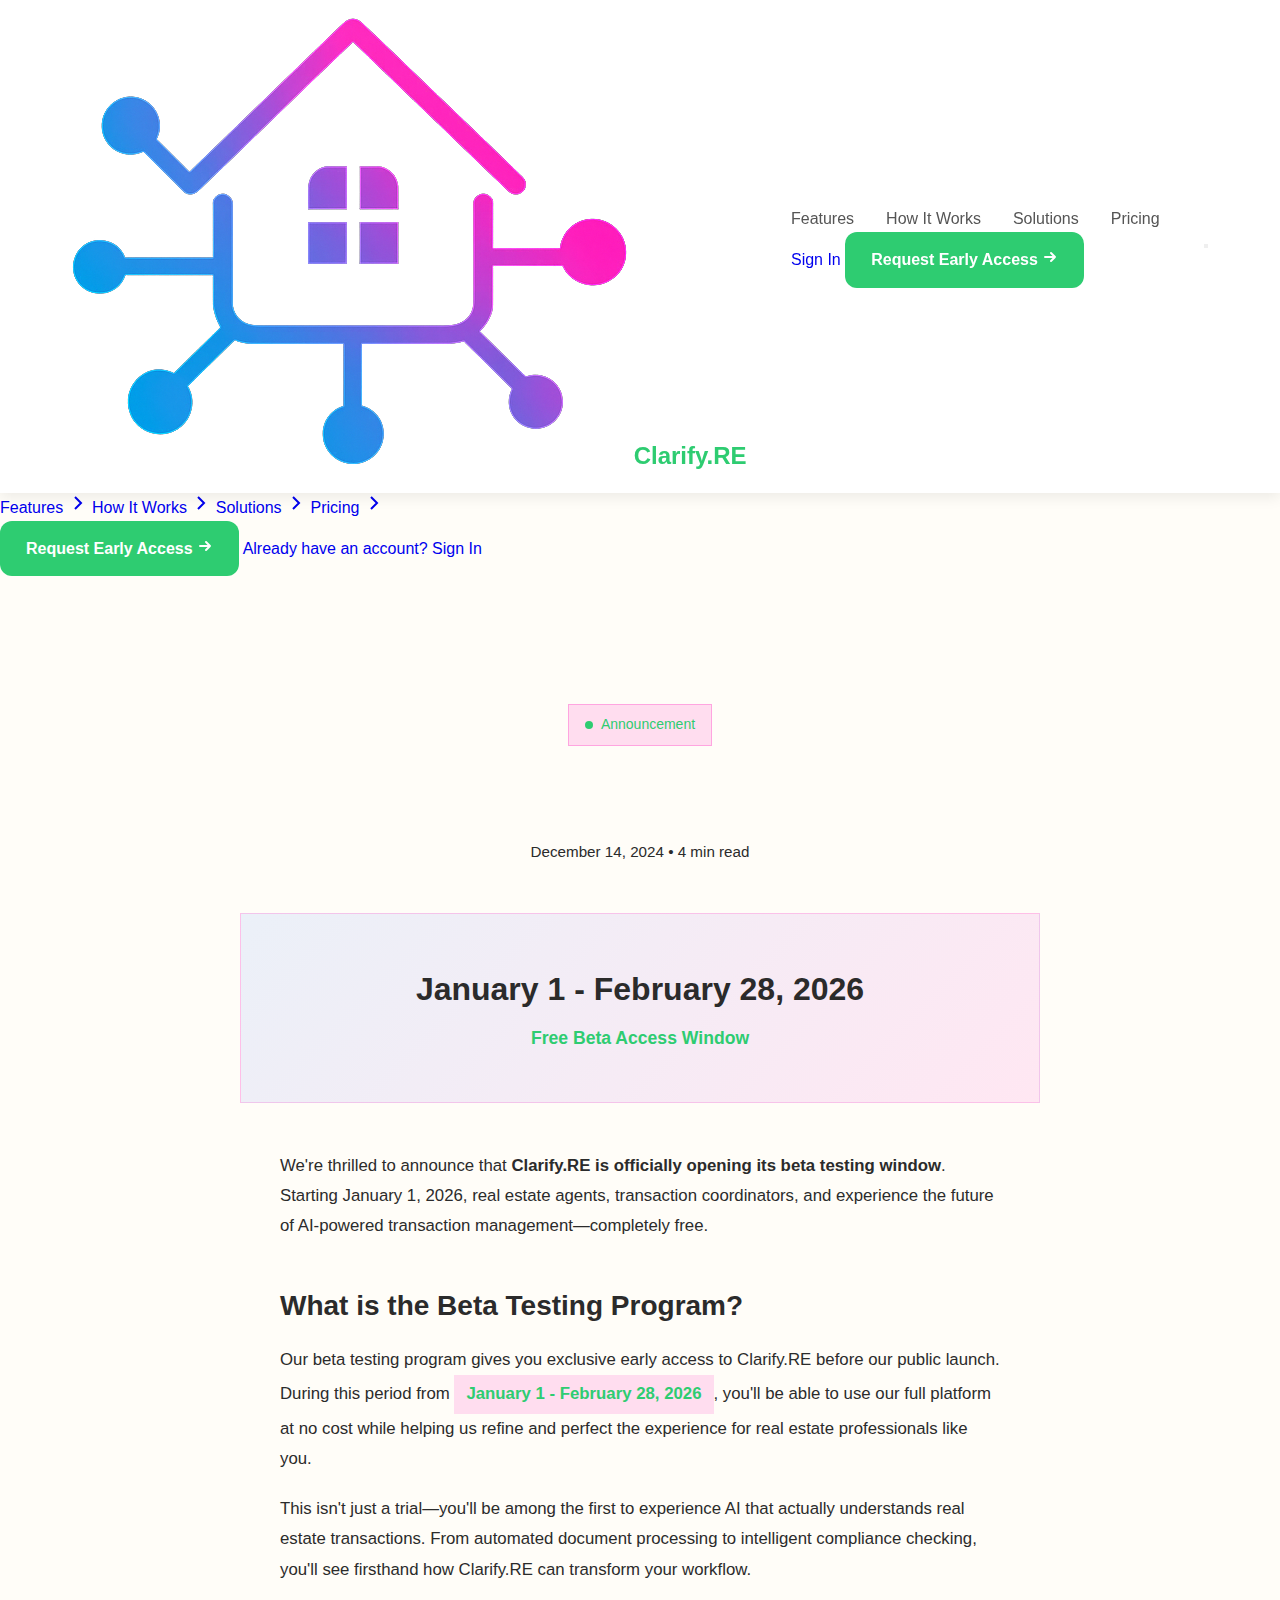
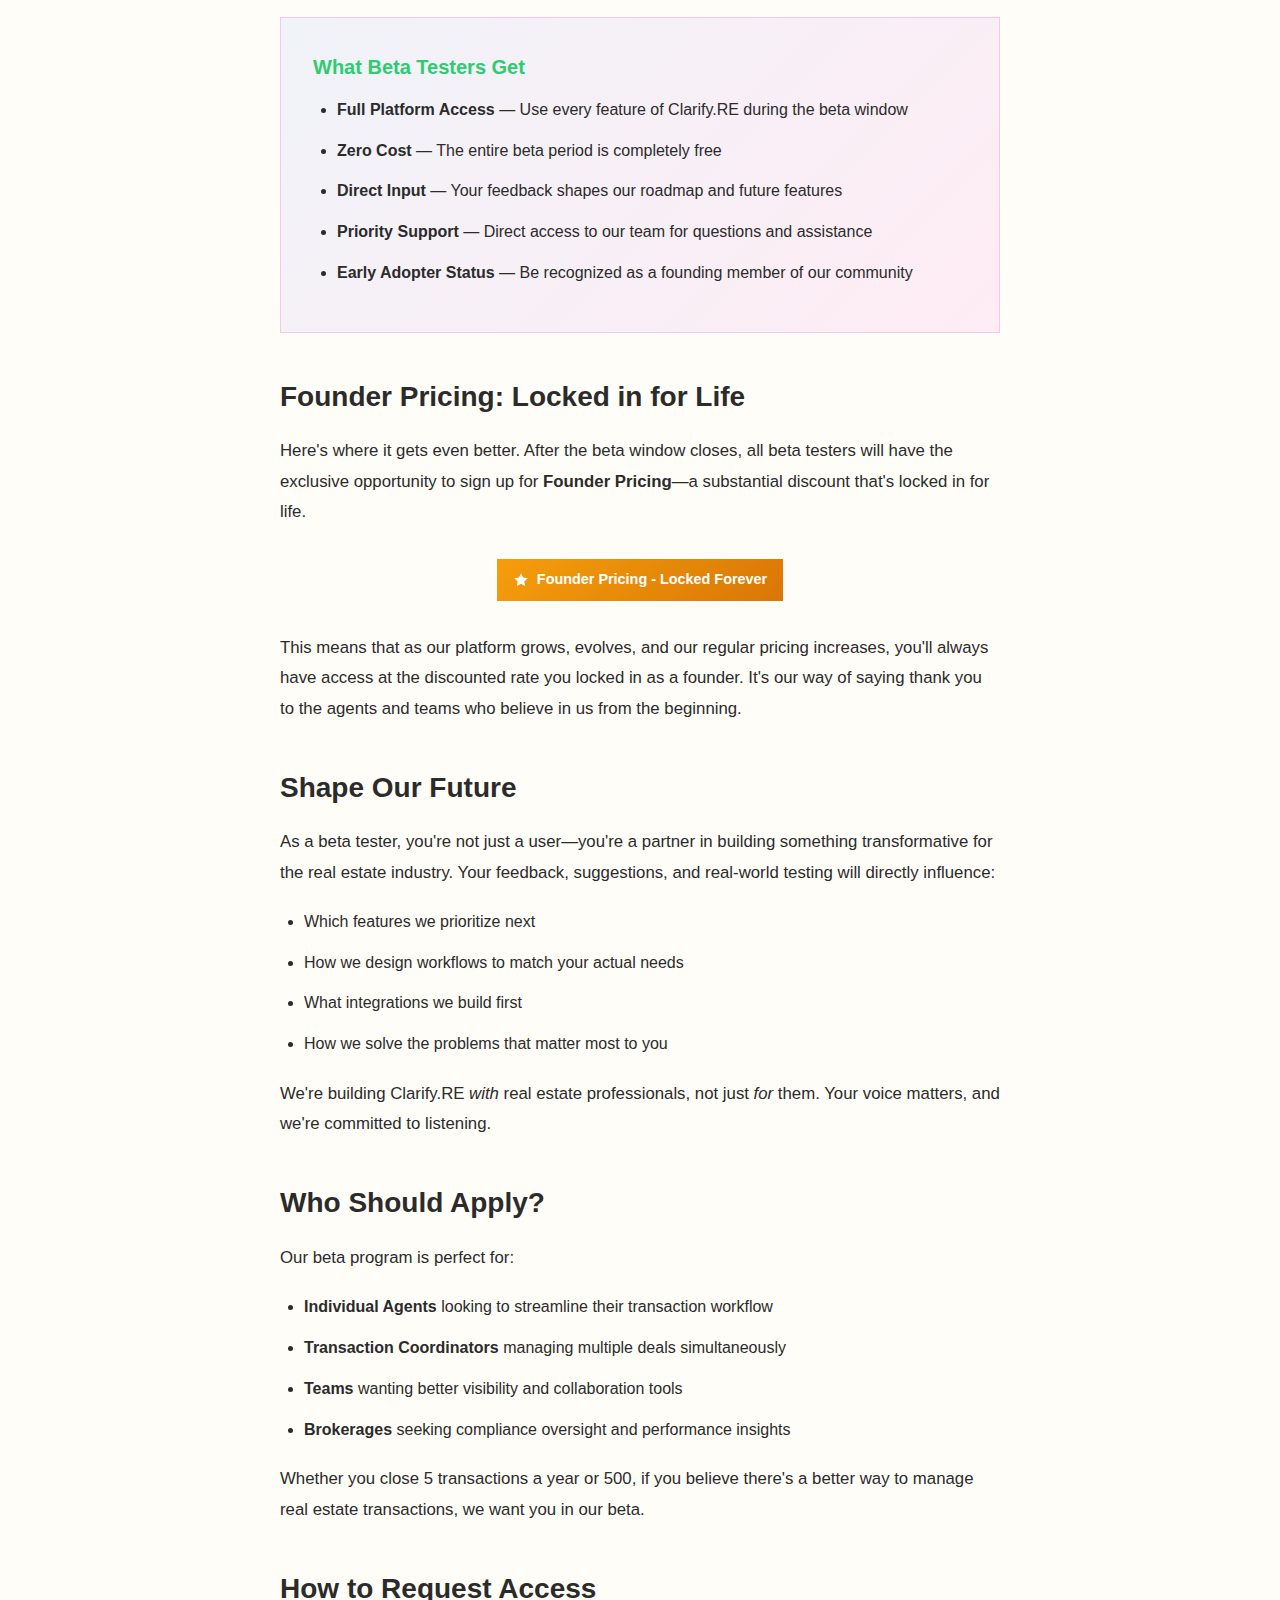
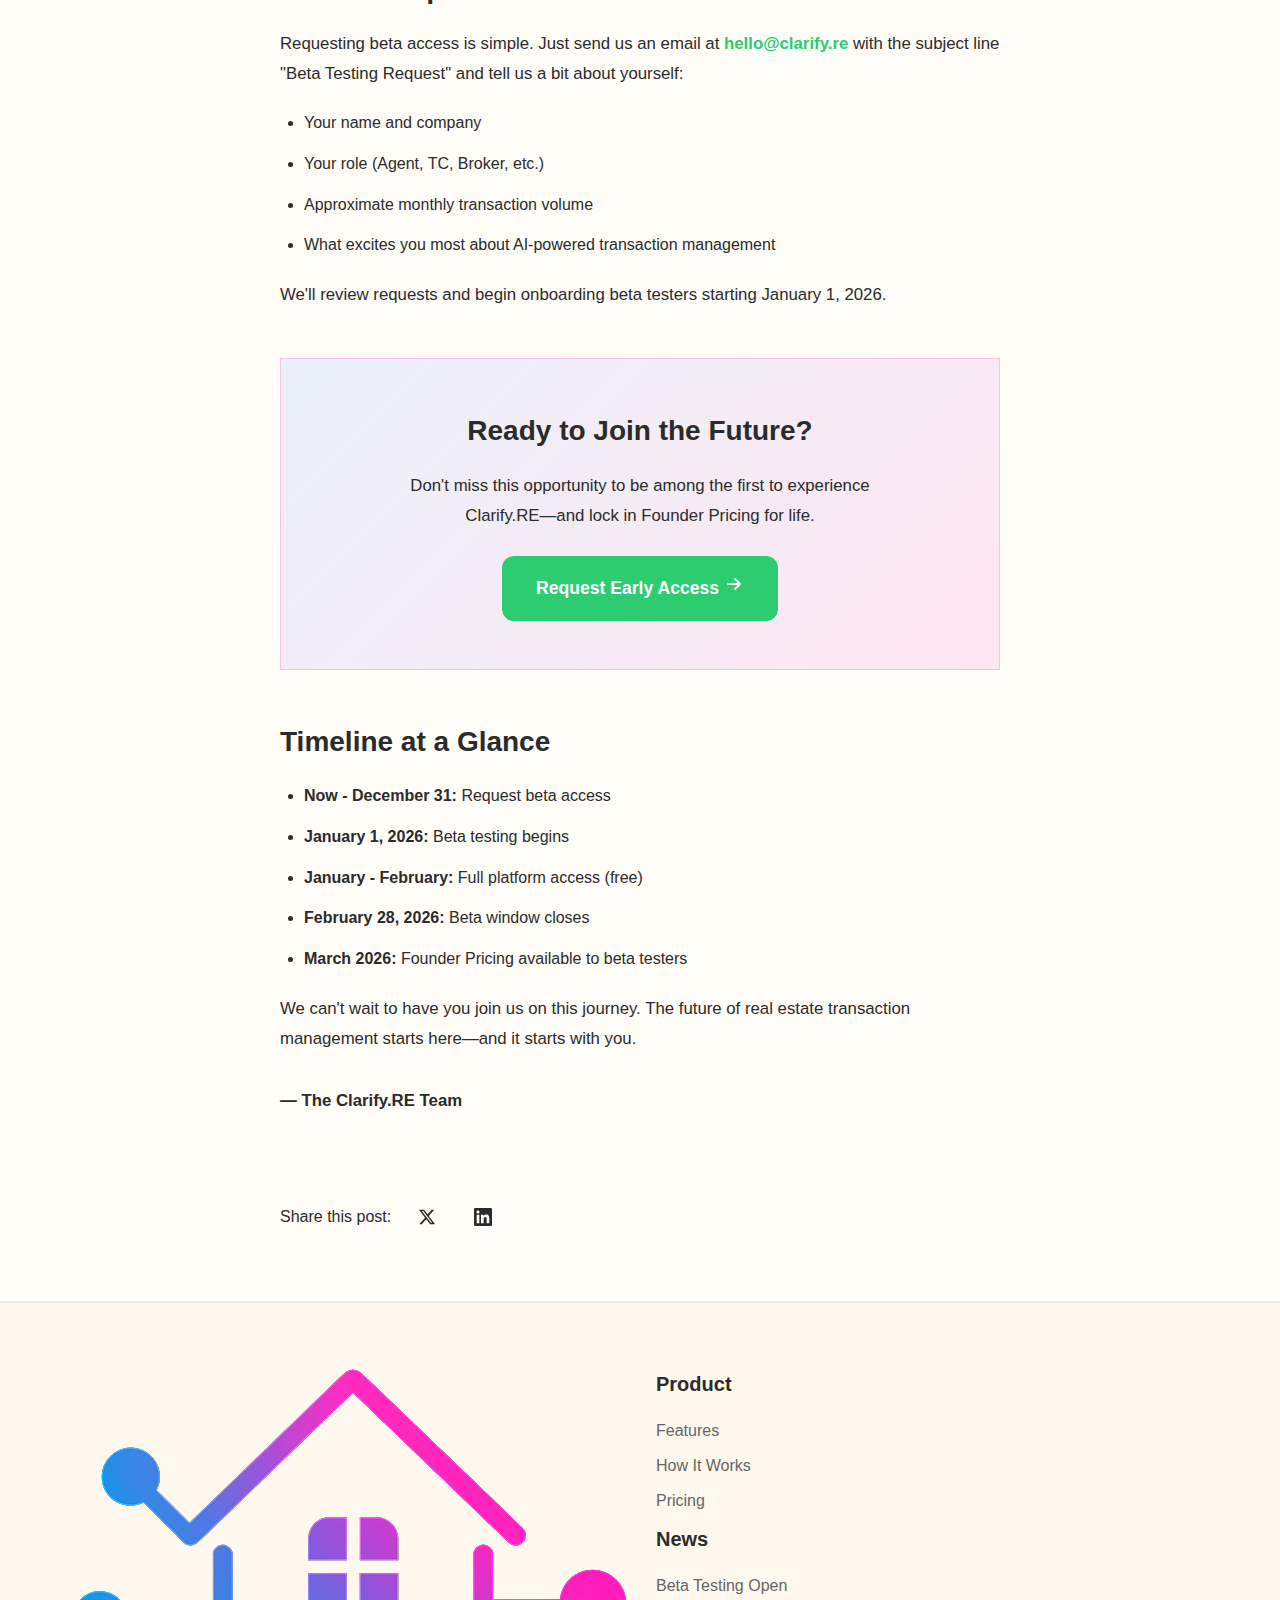
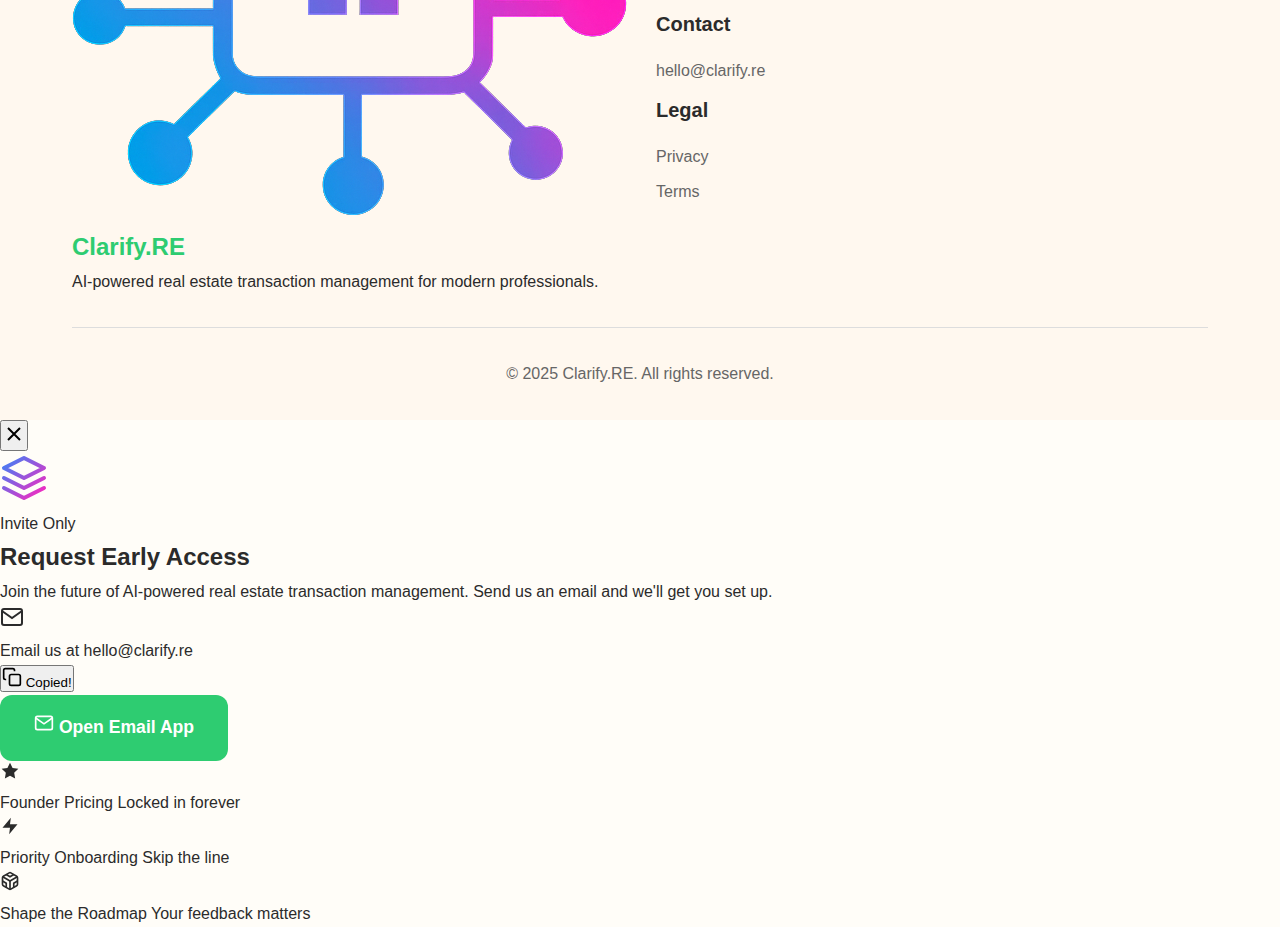
<file: blog/beta-testing.html>
<!DOCTYPE html>
<html lang="en">
<head>
    <meta charset="UTF-8">
    <meta name="viewport" content="width=device-width, initial-scale=1.0">
    <title>Beta Testing Window Now Open - Clarify.RE</title>
    <meta name="description" content="Join the Clarify.RE beta testing program from January 1 - February 28, 2026. Free access, Founder Pricing after beta, and shape the future of real estate transaction management.">
    <link rel="stylesheet" href="../styles.css?v=38">
    <link rel="preconnect" href="https://fonts.googleapis.com">
    <link rel="preconnect" href="https://fonts.gstatic.com" crossorigin>
    <link href="https://fonts.googleapis.com/css2?family=Inter:wght@400;500;600;700;800&family=Outfit:wght@400;500;600&display=swap" rel="stylesheet">
    <style>
        .blog-content {
            padding: 8rem 0 4rem;
            min-height: 100vh;
        }
        .blog-header {
            text-align: center;
            margin-bottom: 3rem;
        }
        .blog-badge {
            display: inline-flex;
            align-items: center;
            gap: 0.5rem;
            padding: 0.5rem 1rem;
            background: rgba(255, 37, 189, 0.15);
            border: 1px solid rgba(255, 37, 189, 0.3);
            border-radius: var(--radius-full);
            font-size: 0.875rem;
            font-weight: 500;
            color: var(--color-primary);
            margin-bottom: 1.5rem;
        }
        .blog-badge .badge-dot {
            width: 8px;
            height: 8px;
            background: var(--color-primary);
            border-radius: 50%;
            animation: pulse 2s infinite;
        }
        .blog-content h1 {
            font-size: 2.75rem;
            margin-bottom: 1rem;
            background: var(--gradient-primary);
            -webkit-background-clip: text;
            -webkit-text-fill-color: transparent;
            background-clip: text;
            line-height: 1.2;
        }
        .blog-meta {
            color: var(--color-gray-500);
            font-size: 0.95rem;
            margin-bottom: 2rem;
        }
        .blog-hero-image {
            width: 100%;
            max-width: 800px;
            margin: 0 auto 3rem;
            border-radius: var(--radius-xl);
            background: linear-gradient(135deg, rgba(59, 130, 246, 0.1) 0%, rgba(255, 37, 189, 0.1) 100%);
            border: 1px solid rgba(255, 37, 189, 0.2);
            padding: 3rem;
            display: flex;
            align-items: center;
            justify-content: center;
        }
        .hero-image-content {
            text-align: center;
        }
        .hero-image-dates {
            font-size: 2rem;
            font-weight: 700;
            color: var(--color-gray-900);
            margin-bottom: 0.5rem;
        }
        .hero-image-label {
            font-size: 1.1rem;
            color: var(--color-primary);
            font-weight: 600;
        }
        .blog-body {
            max-width: 720px;
            margin: 0 auto;
        }
        .blog-body h2 {
            font-size: 1.75rem;
            color: var(--color-gray-900);
            margin-top: 2.5rem;
            margin-bottom: 1rem;
        }
        .blog-body h3 {
            font-size: 1.25rem;
            color: var(--color-gray-800);
            margin-top: 2rem;
            margin-bottom: 0.75rem;
        }
        .blog-body p {
            color: var(--color-gray-600);
            line-height: 1.8;
            margin-bottom: 1.25rem;
            font-size: 1.05rem;
        }
        .blog-body ul, .blog-body ol {
            color: var(--color-gray-600);
            line-height: 1.8;
            margin-bottom: 1.25rem;
            padding-left: 1.5rem;
        }
        .blog-body li {
            margin-bottom: 0.75rem;
        }
        .highlight-card {
            background: linear-gradient(135deg, rgba(59, 130, 246, 0.08) 0%, rgba(255, 37, 189, 0.08) 100%);
            border: 1px solid rgba(255, 37, 189, 0.2);
            border-radius: var(--radius-lg);
            padding: 2rem;
            margin: 2rem 0;
        }
        .highlight-card h3 {
            margin-top: 0;
            color: var(--color-primary);
        }
        .highlight-card ul {
            margin-bottom: 0;
        }
        .date-highlight {
            display: inline-block;
            background: rgba(255, 37, 189, 0.15);
            color: var(--color-primary);
            padding: 0.25rem 0.75rem;
            border-radius: var(--radius-md);
            font-weight: 600;
        }
        .founder-badge {
            display: inline-flex;
            align-items: center;
            gap: 0.5rem;
            background: linear-gradient(135deg, #f59e0b 0%, #d97706 100%);
            color: white;
            padding: 0.5rem 1rem;
            border-radius: var(--radius-full);
            font-weight: 600;
            font-size: 0.9rem;
        }
        .founder-badge svg {
            width: 16px;
            height: 16px;
        }
        .cta-section {
            background: linear-gradient(135deg, rgba(59, 130, 246, 0.1) 0%, rgba(255, 37, 189, 0.1) 100%);
            border: 1px solid rgba(255, 37, 189, 0.2);
            border-radius: var(--radius-xl);
            padding: 3rem;
            text-align: center;
            margin: 3rem 0;
        }
        .cta-section h2 {
            margin-top: 0;
        }
        .cta-section p {
            max-width: 500px;
            margin: 0 auto 1.5rem;
        }
        .blog-share {
            display: flex;
            align-items: center;
            gap: 1rem;
            padding-top: 2rem;
            border-top: 1px solid var(--color-gray-300);
            margin-top: 3rem;
        }
        .blog-share span {
            color: var(--color-gray-600);
            font-weight: 500;
        }
        .share-btn {
            display: inline-flex;
            align-items: center;
            justify-content: center;
            width: 40px;
            height: 40px;
            border-radius: var(--radius-md);
            background: var(--color-gray-200);
            color: var(--color-gray-600);
            transition: all 0.2s;
        }
        .share-btn:hover {
            background: var(--color-primary);
            color: white;
        }
        @media (max-width: 768px) {
            .blog-content h1 {
                font-size: 2rem;
            }
            .hero-image-dates {
                font-size: 1.5rem;
            }
            .cta-section {
                padding: 2rem 1.5rem;
            }
        }
    </style>
</head>
<body>
    <!-- Navigation -->
    <nav class="navbar">
        <div class="container">
            <div class="nav-content">
                <a href="../index.html" class="logo">
                    <img src="../images/clarify-re.png" alt="Clarify.RE" class="logo-img">
                    <span class="logo-text">Clarify<span class="logo-accent">.RE</span></span>
                </a>

                <!-- Desktop Navigation -->
                <div class="nav-desktop">
                    <div class="nav-links">
                        <a href="../index.html#features">Features</a>
                        <a href="../index.html#how-it-works">How It Works</a>
                        <a href="../index.html#solutions">Solutions</a>
                        <a href="../index.html#pricing">Pricing</a>
                    </div>
                    <div class="nav-actions">
                        <a href="https://app.clarify.re/login" class="btn-ghost">Sign In</a>
                        <a href="mailto:hello@clarify.re?subject=Early%20Access%20Request" class="btn-primary">
                            Request Early Access
                            <svg width="16" height="16" viewBox="0 0 16 16" fill="none">
                                <path d="M3 8H13M13 8L9 4M13 8L9 12" stroke="currentColor" stroke-width="2" stroke-linecap="round" stroke-linejoin="round"/>
                            </svg>
                        </a>
                    </div>
                </div>

                <!-- Mobile Menu Button -->
                <button class="mobile-menu-btn" aria-label="Menu" aria-expanded="false">
                    <span class="hamburger-icon">
                        <span class="hamburger-line"></span>
                        <span class="hamburger-line"></span>
                        <span class="hamburger-line"></span>
                    </span>
                </button>
            </div>
        </div>
    </nav>

    <!-- Mobile Navigation Overlay -->
    <div class="mobile-nav" id="mobile-nav">
        <div class="mobile-nav-content">
            <nav class="mobile-nav-links">
                <a href="../index.html#features" class="mobile-nav-link">
                    <span class="mobile-nav-label">Features</span>
                    <svg width="20" height="20" viewBox="0 0 20 20" fill="none" stroke="currentColor" stroke-width="2">
                        <path d="M7 4l6 6-6 6"/>
                    </svg>
                </a>
                <a href="../index.html#how-it-works" class="mobile-nav-link">
                    <span class="mobile-nav-label">How It Works</span>
                    <svg width="20" height="20" viewBox="0 0 20 20" fill="none" stroke="currentColor" stroke-width="2">
                        <path d="M7 4l6 6-6 6"/>
                    </svg>
                </a>
                <a href="../index.html#solutions" class="mobile-nav-link">
                    <span class="mobile-nav-label">Solutions</span>
                    <svg width="20" height="20" viewBox="0 0 20 20" fill="none" stroke="currentColor" stroke-width="2">
                        <path d="M7 4l6 6-6 6"/>
                    </svg>
                </a>
                <a href="../index.html#pricing" class="mobile-nav-link">
                    <span class="mobile-nav-label">Pricing</span>
                    <svg width="20" height="20" viewBox="0 0 20 20" fill="none" stroke="currentColor" stroke-width="2">
                        <path d="M7 4l6 6-6 6"/>
                    </svg>
                </a>
            </nav>
            <div class="mobile-nav-actions">
                <a href="mailto:hello@clarify.re?subject=Early%20Access%20Request" class="btn-primary btn-mobile-cta">
                    Request Early Access
                    <svg width="16" height="16" viewBox="0 0 16 16" fill="none">
                        <path d="M3 8H13M13 8L9 4M13 8L9 12" stroke="currentColor" stroke-width="2" stroke-linecap="round" stroke-linejoin="round"/>
                    </svg>
                </a>
                <a href="https://app.clarify.re/login" class="mobile-nav-signin">Already have an account? <span>Sign In</span></a>
            </div>
        </div>
    </div>

    <!-- Blog Content -->
    <section class="blog-content">
        <div class="container">
            <div class="blog-header">
                <div class="blog-badge">
                    <span class="badge-dot"></span>
                    <span>Announcement</span>
                </div>
                <h1>Beta Testing Window Opening Soon</h1>
                <p class="blog-meta">December 14, 2024 &bull; 4 min read</p>
            </div>

            <div class="blog-hero-image">
                <div class="hero-image-content">
                    <div class="hero-image-dates">January 1 - February 28, 2026</div>
                    <div class="hero-image-label">Free Beta Access Window</div>
                </div>
            </div>

            <div class="blog-body">
                <p>
                    We're thrilled to announce that <strong>Clarify.RE is officially opening its beta testing window</strong>. Starting January 1, 2026, real estate agents, transaction coordinators, and experience the future of AI-powered transaction management—completely free.
                </p>

                <h2>What is the Beta Testing Program?</h2>
                <p>
                    Our beta testing program gives you exclusive early access to Clarify.RE before our public launch. During this period from <span class="date-highlight">January 1 - February 28, 2026</span>, you'll be able to use our full platform at no cost while helping us refine and perfect the experience for real estate professionals like you.
                </p>

                <p>
                    This isn't just a trial—you'll be among the first to experience AI that actually understands real estate transactions. From automated document processing to intelligent compliance checking, you'll see firsthand how Clarify.RE can transform your workflow.
                </p>

                <div class="highlight-card">
                    <h3>What Beta Testers Get</h3>
                    <ul>
                        <li><strong>Full Platform Access</strong> — Use every feature of Clarify.RE during the beta window</li>
                        <li><strong>Zero Cost</strong> — The entire beta period is completely free</li>
                        <li><strong>Direct Input</strong> — Your feedback shapes our roadmap and future features</li>
                        <li><strong>Priority Support</strong> — Direct access to our team for questions and assistance</li>
                        <li><strong>Early Adopter Status</strong> — Be recognized as a founding member of our community</li>
                    </ul>
                </div>

                <h2>Founder Pricing: Locked in for Life</h2>
                <p>
                    Here's where it gets even better. After the beta window closes, all beta testers will have the exclusive opportunity to sign up for <strong>Founder Pricing</strong>—a substantial discount that's locked in for life.
                </p>

                <p style="text-align: center; margin: 2rem 0;">
                    <span class="founder-badge">
                        <svg viewBox="0 0 24 24" fill="none">
                            <path d="M12 2L15.09 8.26L22 9.27L17 14.14L18.18 21.02L12 17.77L5.82 21.02L7 14.14L2 9.27L8.91 8.26L12 2Z" fill="currentColor"/>
                        </svg>
                        Founder Pricing - Locked Forever
                    </span>
                </p>

                <p>
                    This means that as our platform grows, evolves, and our regular pricing increases, you'll always have access at the discounted rate you locked in as a founder. It's our way of saying thank you to the agents and teams who believe in us from the beginning.
                </p>

                <h2>Shape Our Future</h2>
                <p>
                    As a beta tester, you're not just a user—you're a partner in building something transformative for the real estate industry. Your feedback, suggestions, and real-world testing will directly influence:
                </p>

                <ul>
                    <li>Which features we prioritize next</li>
                    <li>How we design workflows to match your actual needs</li>
                    <li>What integrations we build first</li>
                    <li>How we solve the problems that matter most to you</li>
                </ul>

                <p>
                    We're building Clarify.RE <em>with</em> real estate professionals, not just <em>for</em> them. Your voice matters, and we're committed to listening.
                </p>

                <h2>Who Should Apply?</h2>
                <p>
                    Our beta program is perfect for:
                </p>

                <ul>
                    <li><strong>Individual Agents</strong> looking to streamline their transaction workflow</li>
                    <li><strong>Transaction Coordinators</strong> managing multiple deals simultaneously</li>
                    <li><strong>Teams</strong> wanting better visibility and collaboration tools</li>
                    <li><strong>Brokerages</strong> seeking compliance oversight and performance insights</li>
                </ul>

                <p>
                    Whether you close 5 transactions a year or 500, if you believe there's a better way to manage real estate transactions, we want you in our beta.
                </p>

                <h2>How to Request Access</h2>
                <p>
                    Requesting beta access is simple. Just send us an email at <a href="mailto:hello@clarify.re?subject=Beta%20Testing%20Request" style="color: var(--color-primary); font-weight: 600;">hello@clarify.re</a> with the subject line "Beta Testing Request" and tell us a bit about yourself:
                </p>

                <ul>
                    <li>Your name and company</li>
                    <li>Your role (Agent, TC, Broker, etc.)</li>
                    <li>Approximate monthly transaction volume</li>
                    <li>What excites you most about AI-powered transaction management</li>
                </ul>

                <p>
                    We'll review requests and begin onboarding beta testers starting January 1, 2026.
                </p>

                <div class="cta-section">
                    <h2>Ready to Join the Future?</h2>
                    <p>
                        Don't miss this opportunity to be among the first to experience Clarify.RE—and lock in Founder Pricing for life.
                    </p>
                    <a href="mailto:hello@clarify.re?subject=Early%20Access%20Request" class="btn-primary btn-large">
                        Request Early Access
                        <svg width="20" height="20" viewBox="0 0 20 20" fill="none">
                            <path d="M4 10H16M16 10L11 5M16 10L11 15" stroke="currentColor" stroke-width="2" stroke-linecap="round" stroke-linejoin="round"/>
                        </svg>
                    </a>
                </div>

                <h2>Timeline at a Glance</h2>
                <ul>
                    <li><strong>Now - December 31:</strong> Request beta access</li>
                    <li><strong>January 1, 2026:</strong> Beta testing begins</li>
                    <li><strong>January - February:</strong> Full platform access (free)</li>
                    <li><strong>February 28, 2026:</strong> Beta window closes</li>
                    <li><strong>March 2026:</strong> Founder Pricing available to beta testers</li>
                </ul>

                <p>
                    We can't wait to have you join us on this journey. The future of real estate transaction management starts here—and it starts with you.
                </p>

                <p style="margin-top: 2rem;">
                    <strong>— The Clarify.RE Team</strong>
                </p>

                <div class="blog-share">
                    <span>Share this post:</span>
                    <a href="https://twitter.com/intent/tweet?text=Clarify.RE%20is%20opening%20their%20beta%20testing%20window!%20Free%20access%20Jan-Feb%202025%20%2B%20Founder%20Pricing%20for%20life.&url=" class="share-btn" target="_blank" rel="noopener" aria-label="Share on Twitter">
                        <svg width="18" height="18" viewBox="0 0 24 24" fill="currentColor">
                            <path d="M18.244 2.25h3.308l-7.227 8.26 8.502 11.24H16.17l-5.214-6.817L4.99 21.75H1.68l7.73-8.835L1.254 2.25H8.08l4.713 6.231zm-1.161 17.52h1.833L7.084 4.126H5.117z"/>
                        </svg>
                    </a>
                    <a href="https://www.linkedin.com/sharing/share-offsite/?url=" class="share-btn" target="_blank" rel="noopener" aria-label="Share on LinkedIn">
                        <svg width="18" height="18" viewBox="0 0 24 24" fill="currentColor">
                            <path d="M20.447 20.452h-3.554v-5.569c0-1.328-.027-3.037-1.852-3.037-1.853 0-2.136 1.445-2.136 2.939v5.667H9.351V9h3.414v1.561h.046c.477-.9 1.637-1.85 3.37-1.85 3.601 0 4.267 2.37 4.267 5.455v6.286zM5.337 7.433c-1.144 0-2.063-.926-2.063-2.065 0-1.138.92-2.063 2.063-2.063 1.14 0 2.064.925 2.064 2.063 0 1.139-.925 2.065-2.064 2.065zm1.782 13.019H3.555V9h3.564v11.452zM22.225 0H1.771C.792 0 0 .774 0 1.729v20.542C0 23.227.792 24 1.771 24h20.451C23.2 24 24 23.227 24 22.271V1.729C24 .774 23.2 0 22.222 0h.003z"/>
                        </svg>
                    </a>
                </div>
            </div>
        </div>
    </section>

    <!-- Footer -->
    <footer class="footer">
        <div class="container">
            <div class="footer-content">
                <div class="footer-brand">
                    <a href="../index.html" class="logo">
                        <img src="../images/clarify-re.png" alt="Clarify.RE" class="logo-img">
                        <span class="logo-text">Clarify<span class="logo-accent">.RE</span></span>
                    </a>
                    <p>AI-powered real estate transaction management for modern professionals.</p>
                </div>
                <div class="footer-links">
                    <div class="footer-column">
                        <h4>Product</h4>
                        <a href="../index.html#features">Features</a>
                        <a href="../index.html#how-it-works">How It Works</a>
                        <a href="../index.html#pricing">Pricing</a>
                    </div>
                    <div class="footer-column">
                        <h4>News</h4>
                        <a href="beta-testing.html">Beta Testing Open</a>
                    </div>
                    <div class="footer-column">
                        <h4>Contact</h4>
                        <a href="mailto:hello@clarify.re">hello@clarify.re</a>
                    </div>
                    <div class="footer-column">
                        <h4>Legal</h4>
                        <a href="../privacy.html">Privacy</a>
                        <a href="../terms.html">Terms</a>
                    </div>
                </div>
            </div>
            <div class="footer-bottom">
                <p>&copy; 2025 Clarify.RE. All rights reserved.</p>
                <div class="footer-social">
                </div>
            </div>
        </div>
    </footer>

    <!-- Early Access Modal -->
    <div class="modal-overlay" id="early-access-modal">
        <div class="modal">
            <button class="modal-close" aria-label="Close modal">
                <svg width="24" height="24" viewBox="0 0 24 24" fill="none" stroke="currentColor" stroke-width="2">
                    <path d="M18 6L6 18M6 6l12 12"/>
                </svg>
            </button>
            <div class="modal-content">
                <div class="modal-icon">
                    <div class="modal-icon-ring"></div>
                    <div class="modal-icon-ring modal-icon-ring-2"></div>
                    <svg width="48" height="48" viewBox="0 0 24 24" fill="none">
                        <path d="M12 2L2 7l10 5 10-5-10-5z" stroke="url(#modal-gradient)" stroke-width="2" stroke-linecap="round" stroke-linejoin="round"/>
                        <path d="M2 17l10 5 10-5" stroke="url(#modal-gradient)" stroke-width="2" stroke-linecap="round" stroke-linejoin="round"/>
                        <path d="M2 12l10 5 10-5" stroke="url(#modal-gradient)" stroke-width="2" stroke-linecap="round" stroke-linejoin="round"/>
                        <defs>
                            <linearGradient id="modal-gradient" x1="2" y1="2" x2="22" y2="22" gradientUnits="userSpaceOnUse">
                                <stop stop-color="#3b82f6"/>
                                <stop offset="1" stop-color="#ff25bd"/>
                            </linearGradient>
                        </defs>
                    </svg>
                </div>
                <div class="modal-badge">
                    <span class="badge-dot"></span>
                    <span>Invite Only</span>
                </div>
                <h2 class="modal-title">Request Early Access</h2>
                <p class="modal-subtitle">Join the future of AI-powered real estate transaction management. Send us an email and we'll get you set up.</p>

                <div class="modal-email-box">
                    <div class="modal-email-icon">
                        <svg width="24" height="24" viewBox="0 0 24 24" fill="none" stroke="currentColor" stroke-width="2">
                            <path d="M4 4h16c1.1 0 2 .9 2 2v12c0 1.1-.9 2-2 2H4c-1.1 0-2-.9-2-2V6c0-1.1.9-2 2-2z"/>
                            <polyline points="22,6 12,13 2,6"/>
                        </svg>
                    </div>
                    <div class="modal-email-content">
                        <span class="modal-email-label">Email us at</span>
                        <span class="modal-email-address">hello@clarify.re</span>
                    </div>
                    <button class="modal-copy-btn" id="copy-email-btn" title="Copy email">
                        <svg width="20" height="20" viewBox="0 0 24 24" fill="none" stroke="currentColor" stroke-width="2">
                            <rect x="9" y="9" width="13" height="13" rx="2" ry="2"/>
                            <path d="M5 15H4a2 2 0 0 1-2-2V4a2 2 0 0 1 2-2h9a2 2 0 0 1 2 2v1"/>
                        </svg>
                        <span class="copy-tooltip">Copied!</span>
                    </button>
                </div>

                <div class="modal-actions">
                    <a href="mailto:hello@clarify.re?subject=Early%20Access%20Request%20-%20Clarify.RE&body=Hi%20Clarify.RE%20Team%2C%0A%0AI'm%20interested%20in%20getting%20early%20access%20to%20Clarify.RE.%0A%0AName%3A%20%0ACompany%3A%20%0ARole%3A%20%0AMonthly%20Transactions%3A%20%0A%0AThanks!" class="btn-primary btn-large modal-btn-primary">
                        <svg width="20" height="20" viewBox="0 0 24 24" fill="none" stroke="currentColor" stroke-width="2">
                            <path d="M4 4h16c1.1 0 2 .9 2 2v12c0 1.1-.9 2-2 2H4c-1.1 0-2-.9-2-2V6c0-1.1.9-2 2-2z"/>
                            <polyline points="22,6 12,13 2,6"/>
                        </svg>
                        Open Email App
                    </a>
                </div>

                <div class="modal-features">
                    <div class="modal-feature-card">
                        <div class="modal-feature-icon modal-feature-icon-gold">
                            <svg width="20" height="20" viewBox="0 0 24 24" fill="none">
                                <path d="M12 2L15.09 8.26L22 9.27L17 14.14L18.18 21.02L12 17.77L5.82 21.02L7 14.14L2 9.27L8.91 8.26L12 2Z" fill="currentColor"/>
                            </svg>
                        </div>
                        <div class="modal-feature-text">
                            <span class="modal-feature-title">Founder Pricing</span>
                            <span class="modal-feature-desc">Locked in forever</span>
                        </div>
                    </div>
                    <div class="modal-feature-card">
                        <div class="modal-feature-icon modal-feature-icon-blue">
                            <svg width="20" height="20" viewBox="0 0 24 24" fill="none">
                                <path d="M13 2L3 14H12L11 22L21 10H12L13 2Z" fill="currentColor"/>
                            </svg>
                        </div>
                        <div class="modal-feature-text">
                            <span class="modal-feature-title">Priority Onboarding</span>
                            <span class="modal-feature-desc">Skip the line</span>
                        </div>
                    </div>
                    <div class="modal-feature-card">
                        <div class="modal-feature-icon modal-feature-icon-pink">
                            <svg width="20" height="20" viewBox="0 0 24 24" fill="none">
                                <path d="M21 16V8a2 2 0 0 0-1-1.73l-7-4a2 2 0 0 0-2 0l-7 4A2 2 0 0 0 3 8v8a2 2 0 0 0 1 1.73l7 4a2 2 0 0 0 2 0l7-4A2 2 0 0 0 21 16z" stroke="currentColor" stroke-width="2" fill="none"/>
                                <polyline points="7.5 4.21 12 6.81 16.5 4.21" stroke="currentColor" stroke-width="2" fill="none"/>
                                <polyline points="7.5 19.79 7.5 14.6 3 12" stroke="currentColor" stroke-width="2" fill="none"/>
                                <polyline points="21 12 16.5 14.6 16.5 19.79" stroke="currentColor" stroke-width="2" fill="none"/>
                                <polyline points="3.27 6.96 12 12.01 20.73 6.96" stroke="currentColor" stroke-width="2" fill="none"/>
                                <line x1="12" y1="22.08" x2="12" y2="12" stroke="currentColor" stroke-width="2"/>
                            </svg>
                        </div>
                        <div class="modal-feature-text">
                            <span class="modal-feature-title">Shape the Roadmap</span>
                            <span class="modal-feature-desc">Your feedback matters</span>
                        </div>
                    </div>
                </div>
            </div>
        </div>
    </div>

    <script src="../script.js"></script>
</body>
</html>
</file>
<file: styles.css>
/* Root Variables - Basecamp-style color palette */
:root {
    --color-primary: #2ecc71;      /* Bright green */
    --color-primary-dark: #28b863;
    --color-primary-light: #27ae60;
    --color-secondary: #ffce54;    /* Warm yellow */
    --color-accent: #ffce54;       /* Warm yellow */
    --color-dark: #2b2b2b;
    --color-gray: #555;
    --color-light-gray: #eee;
    --color-bg: #fffdf8;           /* Warm off-white */
    --color-white: #ffffff;
    --spacing-xs: 0.5rem;
    --spacing-sm: 1rem;
    --spacing-md: 2rem;
    --spacing-lg: 4rem;
    --spacing-xl: 6rem;
    --border-radius: 12px;
    --box-shadow: 0 4px 14px rgba(0, 0, 0, 0.08);
    --box-shadow-lg: 0 8px 24px rgba(0, 0, 0, 0.12);
}

/* Reset & Base Styles */
* {
    margin: 0;
    padding: 0;
    box-sizing: border-box;
}

body {
    font-family: 'Nunito', -apple-system, BlinkMacSystemFont, 'Segoe UI', Roboto, sans-serif;
    line-height: 1.7;
    color: var(--color-dark);
    background-color: var(--color-bg);
}

h1, h2, h3, h4, h5, h6 {
    font-family: 'Fredoka', 'Nunito', sans-serif;
}

a {
    text-decoration: none;
}

.container {
    max-width: 1200px;
    margin: 0 auto;
    padding: 0 var(--spacing-md);
}

/* Navigation */
.navbar {
    background-color: var(--color-white);
    box-shadow: var(--box-shadow);
    position: sticky;
    top: 0;
    z-index: 1000;
}

.nav-content {
    display: flex;
    justify-content: space-between;
    align-items: center;
    padding: var(--spacing-sm) 0;
}

.logo {
    font-size: 1.5rem;
    font-weight: 700;
    color: var(--color-primary);
}

.nav-links {
    display: flex;
    gap: var(--spacing-md);
    align-items: center;
}

.nav-links a {
    text-decoration: none;
    color: var(--color-gray);
    font-weight: 500;
    transition: color 0.3s ease;
}

.nav-links a:hover {
    color: var(--color-primary);
}

/* Buttons */
.btn-primary,
.btn-secondary {
    padding: 0.75rem 1.5rem;
    border-radius: var(--border-radius);
    text-decoration: none;
    font-weight: 600;
    transition: all 0.3s ease;
    display: inline-block;
    cursor: pointer;
    border: 2px solid transparent;
}

.btn-primary {
    background-color: var(--color-primary);
    color: var(--color-white);
}

.btn-primary:hover {
    background-color: var(--color-primary-dark);
    transform: translateY(-2px);
    box-shadow: var(--box-shadow-lg);
}

.btn-secondary {
    background-color: transparent;
    color: var(--color-primary);
    border-color: var(--color-primary);
}

.btn-secondary:hover {
    background-color: var(--color-primary);
    color: var(--color-white);
}

.btn-large {
    padding: 1rem 2rem;
    font-size: 1.1rem;
}

/* Hero Section */
.hero {
    padding: var(--spacing-xl) 0;
    background: #fef4df;
}

.hero .container {
    display: grid;
    grid-template-columns: 1fr 1fr;
    gap: var(--spacing-lg);
    align-items: center;
}

.hero-content h1 {
    font-size: 3.5rem;
    line-height: 1.2;
    margin-bottom: var(--spacing-md);
    color: var(--color-dark);
}

.hero-subtitle {
    font-size: 1.25rem;
    color: var(--color-gray);
    margin-bottom: var(--spacing-md);
}

.hero-cta {
    display: flex;
    gap: var(--spacing-sm);
    margin-top: var(--spacing-md);
}

.hero-image {
    display: flex;
    justify-content: center;
    align-items: center;
}

/* Placeholder Images */
.placeholder-image,
.feature-placeholder,
.step-placeholder {
    background: #f7f7f7;
    border: 2px dashed #ddd;
    border-radius: 18px;
    display: flex;
    justify-content: center;
    align-items: center;
    color: #999;
    font-weight: 600;
    position: relative;
    overflow: hidden;
}

.placeholder-image {
    width: 100%;
    height: 400px;
}

.feature-placeholder,
.step-placeholder {
    width: 100%;
    height: 250px;
    margin-top: var(--spacing-md);
}


/* Section Titles */
.section-title {
    font-size: 2.5rem;
    text-align: center;
    margin-bottom: var(--spacing-sm);
    color: var(--color-dark);
}

.section-subtitle {
    font-size: 1.25rem;
    text-align: center;
    color: var(--color-gray);
    margin-bottom: var(--spacing-lg);
}

/* Features Section */
.features {
    padding: var(--spacing-xl) 0;
    background-color: var(--color-white);
}

.feature-grid {
    display: grid;
    grid-template-columns: repeat(auto-fit, minmax(350px, 1fr));
    gap: var(--spacing-md);
    margin-top: var(--spacing-lg);
}

.feature-card {
    background-color: var(--color-white);
    padding: var(--spacing-md);
    border-radius: 20px;
    transition: all 0.3s ease;
    position: relative;
    box-shadow: var(--box-shadow);
}

.feature-card:hover {
    transform: translateY(-5px);
    box-shadow: var(--box-shadow-lg);
}

.feature-card.featured {
    background: linear-gradient(135deg, var(--color-primary) 0%, var(--color-primary-light) 100%);
    color: var(--color-white);
    border: 3px solid var(--color-secondary);
}

.feature-card.featured h3,
.feature-card.featured p {
    color: var(--color-white);
}

.feature-card.featured .feature-icon {
    color: var(--color-white);
}

.feature-badge {
    position: absolute;
    top: -12px;
    right: var(--spacing-md);
    background-color: var(--color-accent);
    color: var(--color-white);
    padding: 0.25rem 1rem;
    border-radius: 20px;
    font-size: 0.875rem;
    font-weight: 600;
}

.feature-icon {
    color: var(--color-primary);
    margin-bottom: var(--spacing-sm);
}

.feature-card h3 {
    font-size: 1.5rem;
    margin-bottom: var(--spacing-sm);
    color: var(--color-dark);
}

.feature-card p {
    color: var(--color-gray);
    line-height: 1.7;
}

/* How It Works Section */
.how-it-works {
    padding: var(--spacing-xl) 0;
    background-color: var(--color-white);
}

.steps {
    margin-top: var(--spacing-lg);
}

.step {
    display: grid;
    grid-template-columns: 100px 1fr;
    gap: var(--spacing-md);
    margin-bottom: var(--spacing-lg);
    align-items: start;
}

.step-reverse {
    grid-template-columns: 1fr 100px;
}

.step-reverse .step-number {
    order: 2;
}

.step-reverse .step-content {
    order: 1;
    text-align: right;
}

.step-number {
    width: 70px;
    height: 70px;
    background: var(--color-secondary);
    color: var(--color-dark);
    border-radius: 50%;
    display: flex;
    justify-content: center;
    align-items: center;
    font-size: 2rem;
    font-weight: 700;
    font-family: 'Fredoka', sans-serif;
    box-shadow: 0 4px 12px rgba(255, 206, 84, 0.4);
}

.step-content h3 {
    font-size: 1.75rem;
    margin-bottom: var(--spacing-sm);
    color: var(--color-dark);
}

.step-content p {
    color: var(--color-gray);
    font-size: 1.1rem;
    line-height: 1.7;
}

/* Benefits Section */
.benefits {
    padding: var(--spacing-xl) 0;
    background-color: var(--color-bg);
}

.benefits-grid {
    display: grid;
    grid-template-columns: repeat(auto-fit, minmax(250px, 1fr));
    gap: var(--spacing-md);
    margin-bottom: var(--spacing-lg);
}

.benefit {
    background-color: var(--color-white);
    padding: var(--spacing-md);
    border-radius: 16px;
    border-left: 5px solid var(--color-primary);
    box-shadow: 0 3px 10px rgba(0, 0, 0, 0.07);
    transition: transform 0.2s ease;
}

.benefit:hover {
    transform: translateY(-4px);
}

.benefit h3 {
    font-size: 1.5rem;
    margin-bottom: var(--spacing-sm);
    color: var(--color-primary);
}

.benefit p {
    color: var(--color-gray);
    line-height: 1.7;
}

/* Stats */
.stats {
    display: grid;
    grid-template-columns: repeat(auto-fit, minmax(200px, 1fr));
    gap: var(--spacing-md);
    margin-top: var(--spacing-lg);
    padding: var(--spacing-lg);
    background: linear-gradient(135deg, var(--color-primary) 0%, var(--color-primary-light) 100%);
    border-radius: var(--border-radius);
}

.stat {
    text-align: center;
    color: var(--color-white);
}

.stat-number {
    font-size: 3rem;
    font-weight: 700;
    margin-bottom: var(--spacing-xs);
}

.stat-label {
    font-size: 1.1rem;
    opacity: 0.9;
}

/* Trust Section */
.trust {
    padding: var(--spacing-xl) 0;
    background-color: var(--color-white);
}

.trust-features {
    display: grid;
    grid-template-columns: repeat(auto-fit, minmax(250px, 1fr));
    gap: var(--spacing-md);
    margin-top: var(--spacing-lg);
}

.trust-item {
    text-align: center;
    padding: var(--spacing-md);
}

.trust-item svg {
    color: var(--color-primary);
    margin-bottom: var(--spacing-sm);
}

.trust-item h4 {
    font-size: 1.25rem;
    margin-bottom: var(--spacing-xs);
    color: var(--color-dark);
}

.trust-item p {
    color: var(--color-gray);
}

/* Pricing Section */
.pricing {
    padding: var(--spacing-xl) 0;
    background-color: var(--color-white);
}

.pricing-grid {
    display: grid;
    grid-template-columns: repeat(auto-fit, minmax(320px, 1fr));
    gap: var(--spacing-md);
    margin-top: var(--spacing-lg);
}

.pricing-card {
    background: var(--color-bg);
    border-radius: 16px;
    overflow: hidden;
    box-shadow: var(--box-shadow);
    transition: all 0.3s ease;
    position: relative;
    display: flex;
    flex-direction: column;
}

.pricing-card:hover {
    transform: translateY(-5px);
    box-shadow: var(--box-shadow-lg);
}

.pricing-card-featured {
    background: linear-gradient(135deg, var(--color-primary) 0%, var(--color-primary-light) 100%);
    color: var(--color-white);
    border: 3px solid var(--color-secondary);
    transform: scale(1.05);
}

.pricing-card-featured:hover {
    transform: scale(1.05) translateY(-5px);
}

.pricing-card-featured .pricing-header h3,
.pricing-card-featured .pricing-description,
.pricing-card-featured .pricing-features li {
    color: var(--color-white);
}

.pricing-card-featured .price-amount,
.pricing-card-featured .price-period {
    color: var(--color-white);
}

.pricing-badge {
    position: absolute;
    top: -12px;
    right: var(--spacing-md);
    background-color: var(--color-accent);
    color: var(--color-white);
    padding: 0.35rem 1.2rem;
    border-radius: 20px;
    font-size: 0.85rem;
    font-weight: 700;
    z-index: 10;
}

.pricing-header {
    padding: var(--spacing-md);
    text-align: center;
    border-bottom: 2px solid rgba(0,0,0,0.05);
}

.pricing-card-featured .pricing-header {
    border-bottom-color: rgba(255,255,255,0.2);
}

.pricing-header h3 {
    font-size: 1.75rem;
    margin-bottom: var(--spacing-sm);
    color: var(--color-dark);
}

.pricing-card-featured .pricing-header h3 {
    color: var(--color-white);
}

.price {
    display: flex;
    flex-direction: column;
    align-items: center;
    gap: 0.25rem;
}

.price-amount {
    font-size: 3.5rem;
    font-weight: 700;
    color: var(--color-primary);
    line-height: 1;
}

.price-period {
    font-size: 1rem;
    color: var(--color-gray);
    font-weight: 500;
}

.pricing-card-featured .price-period {
    color: rgba(255,255,255,0.9);
}

.pricing-body {
    padding: var(--spacing-md);
    display: flex;
    flex-direction: column;
    flex-grow: 1;
}

.pricing-description {
    text-align: center;
    font-size: 1.1rem;
    color: var(--color-gray);
    margin-bottom: var(--spacing-md);
}

.pricing-features {
    list-style: none;
    padding: 0;
    margin-bottom: var(--spacing-md);
    flex-grow: 1;
}

.pricing-features li {
    padding: 0.75rem 0;
    color: var(--color-dark);
    font-size: 1rem;
    line-height: 1.5;
    border-bottom: 1px solid rgba(0,0,0,0.05);
}

.pricing-card-featured .pricing-features li {
    border-bottom-color: rgba(255,255,255,0.15);
}

.pricing-features li:last-child {
    border-bottom: none;
}

.pricing-body .btn-primary,
.pricing-body .btn-secondary {
    width: 100%;
    text-align: center;
    margin-bottom: var(--spacing-sm);
}

.pricing-note {
    text-align: center;
    font-size: 0.9rem;
    color: var(--color-gray);
}

.pricing-card-featured .pricing-note {
    color: rgba(255,255,255,0.85);
}

.pricing-footer {
    margin-top: var(--spacing-xl);
    padding-top: var(--spacing-lg);
    border-top: 2px solid var(--color-light-gray);
    text-align: center;
}

.pricing-footer h3 {
    font-size: 1.75rem;
    margin-bottom: var(--spacing-md);
    color: var(--color-dark);
}

.pricing-includes {
    display: grid;
    grid-template-columns: repeat(auto-fit, minmax(250px, 1fr));
    gap: var(--spacing-md);
    margin-top: var(--spacing-md);
}

.pricing-include-item {
    display: flex;
    align-items: center;
    gap: var(--spacing-sm);
    padding: var(--spacing-sm);
}

.pricing-include-item svg {
    color: var(--color-primary);
    flex-shrink: 0;
}

.pricing-include-item span {
    font-size: 1rem;
    color: var(--color-dark);
}

/* CTA Section */
.cta {
    padding: var(--spacing-xl) 0;
    background: linear-gradient(135deg, #e2f7e9 0%, #d4f1e3 100%);
    text-align: center;
    color: var(--color-dark);
}

.cta h2 {
    font-size: 2.5rem;
    margin-bottom: var(--spacing-sm);
    color: var(--color-dark);
}

.cta p {
    font-size: 1.25rem;
    margin-bottom: var(--spacing-md);
    color: var(--color-gray);
}

.cta-buttons {
    display: flex;
    gap: var(--spacing-sm);
    justify-content: center;
    margin-bottom: var(--spacing-sm);
}

.cta-note {
    font-size: 0.95rem;
    color: #666;
}

/* Footer */
.footer {
    background-color: #fff8ef;
    color: var(--color-dark);
    padding: var(--spacing-lg) 0 var(--spacing-md);
    border-top: 2px solid var(--color-light-gray);
}

.footer-content {
    display: grid;
    grid-template-columns: repeat(auto-fit, minmax(200px, 1fr));
    gap: var(--spacing-md);
    margin-bottom: var(--spacing-md);
}

.footer-column h4 {
    font-size: 1.25rem;
    margin-bottom: var(--spacing-sm);
    color: var(--color-dark);
    font-family: 'Fredoka', sans-serif;
}

.footer-column p {
    color: var(--color-gray);
    line-height: 1.7;
}

.footer-column a {
    display: block;
    color: #666;
    text-decoration: none;
    margin-bottom: var(--spacing-xs);
    transition: color 0.3s ease;
}

.footer-column a:hover {
    color: var(--color-primary);
}

.footer-bottom {
    text-align: center;
    padding-top: var(--spacing-md);
    border-top: 1px solid #ddd;
    color: #666;
}

/* Responsive Design */
@media (max-width: 968px) {
    .hero .container {
        grid-template-columns: 1fr;
    }

    .hero-content h1 {
        font-size: 2.5rem;
    }

    .nav-links {
        display: none;
    }

    .section-title {
        font-size: 2rem;
    }

    .feature-grid {
        grid-template-columns: 1fr;
    }

    .step {
        grid-template-columns: 80px 1fr;
    }

    .step-reverse {
        grid-template-columns: 80px 1fr;
    }

    .step-reverse .step-number {
        order: 1;
    }

    .step-reverse .step-content {
        order: 2;
        text-align: left;
    }

    .pricing-grid {
        grid-template-columns: 1fr;
    }

    .pricing-card-featured {
        transform: scale(1);
    }

    .pricing-card-featured:hover {
        transform: translateY(-5px);
    }

    .cta-buttons {
        flex-direction: column;
        align-items: center;
    }
}

@media (max-width: 640px) {
    .hero-cta {
        flex-direction: column;
    }

    .hero-content h1 {
        font-size: 2rem;
    }

    .stats {
        grid-template-columns: 1fr 1fr;
    }

    .stat-number {
        font-size: 2rem;
    }

    .price-amount {
        font-size: 2.75rem;
    }

    .pricing-includes {
        grid-template-columns: 1fr;
    }
}
</file>
